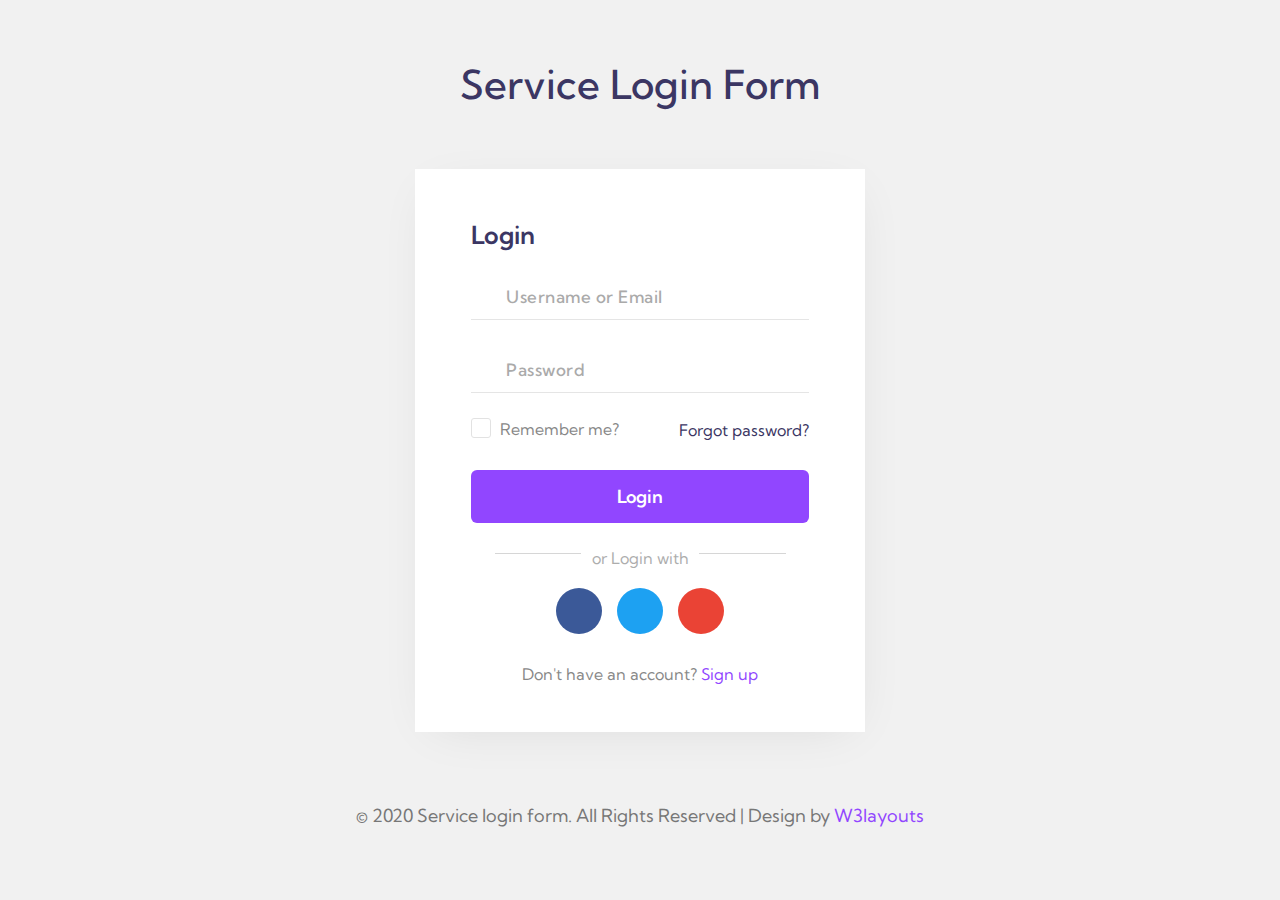
<file: MyFood.com/wwwroot/login/index.html>
<!--
Author: W3layouts
Author URL: http://w3layouts.com
-->
<!DOCTYPE html>
<html lang="zxx">

<head>
    <title>Service login form Responsive Widget Template : W3Layouts</title>

    <!-- Meta tags -->
    <meta charset="UTF-8">
    <meta name="viewport" content="width=device-width, initial-scale=1.0">
    <meta http-equiv="X-UA-Compatible" content="ie=edge">

    <!-- Google fonts -->
    <link href="//fonts.googleapis.com/css2?family=Kumbh+Sans:wght@300;400;700&display=swap" rel="stylesheet">

    <!-- CSS Stylesheet -->
    <link rel="stylesheet" href="css/style.css" type="text/css" media="all" />

</head>

<body>
    <div class="signinform">
        <h1>Service Login Form</h1>
        <!-- container -->
        <div class="container">
            <!-- main content -->
            <div class="w3l-form-info">
                <div class="w3_info">
                    <h2>Login</h2>
                    <form action="#" method="post">
                        <div class="input-group">
                            <span><i class="fas fa-user" aria-hidden="true"></i></span>
                            <input type="email" placeholder="Username or Email" required="">
                        </div>
                        <div class="input-group">
                            <span><i class="fas fa-key" aria-hidden="true"></i></span>
                            <input type="Password" placeholder="Password" required="">
                        </div>
                        <div class="form-row bottom">
                            <div class="form-check">
                                <input type="checkbox" id="remenber" name="remenber" value="remenber">
                                <label for="remenber"> Remember me?</label>
                            </div>
                            <a href="#url" class="forgot">Forgot password?</a>
                        </div>
                        <button class="btn btn-primary btn-block" type="submit">Login</button>
                    </form>
                    <p class="continue"><span>or Login with</span></p>
                    <div class="social-login">
                        <a href="#facebook">
                            <div class="facebook">
                                <span class="fab fa-facebook-f" aria-hidden="true"></span>

                            </div>
                        </a>
                        <a href="#twitter">
                            <div class="twitter">
                                <span class="fab fa-twitter" aria-hidden="true"></span>
                            </div>
                        </a>
                        <a href="#google">
                            <div class="google">
                                <span class="fab fa-google" aria-hidden="true"></span>
                            </div>
                        </a>
                    </div>
                    <p class="account">Don't have an account? <a href="#signup">Sign up</a></p>
                </div>
            </div>
            <!-- //main content -->
        </div>
        <!-- //container -->
        <!-- footer -->
        <div class="footer">
            <p>&copy; 2020 Service login form. All Rights Reserved | Design by <a href="https://w3layouts.com/"
                    target="blank">W3layouts</a></p>
        </div>
        <!-- footer -->
    </div>

    <!-- fontawesome v5-->
    <script src="js/fontawesome.js"></script>

</body>

</html>
</file>
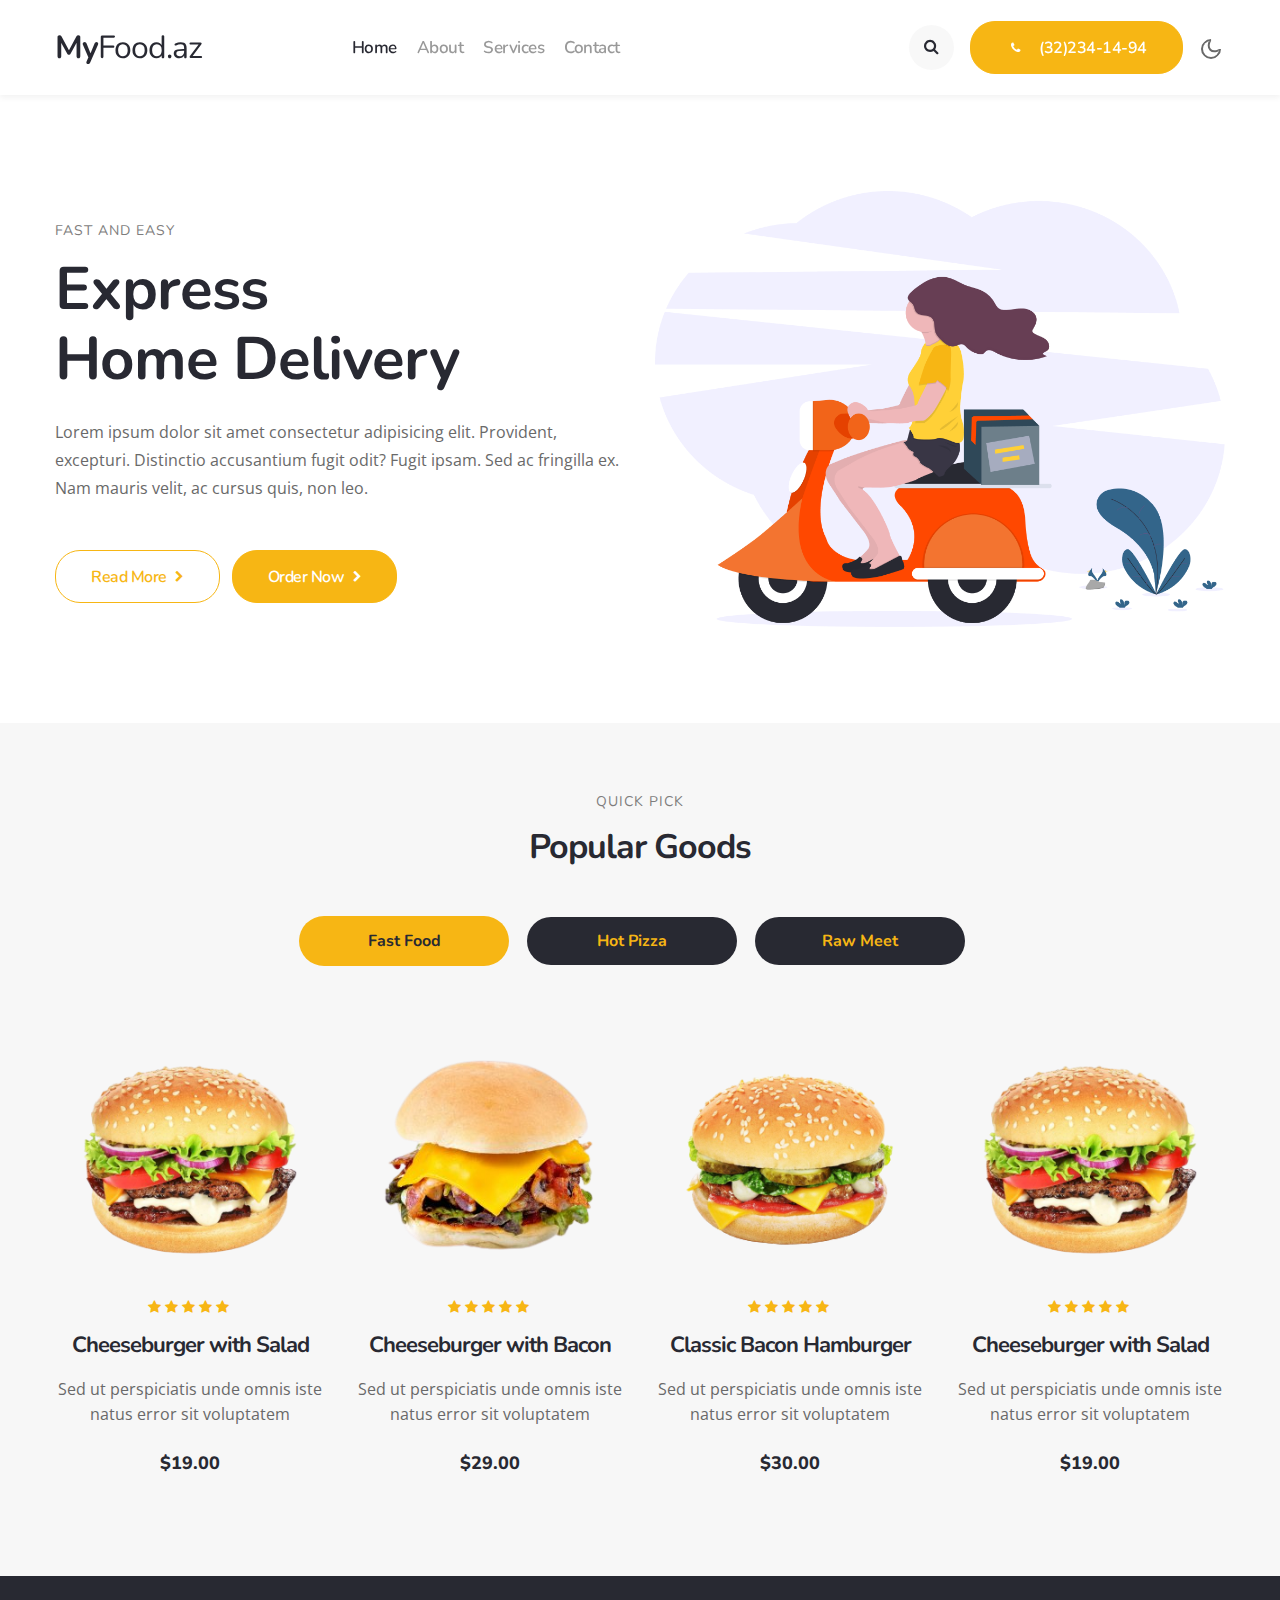
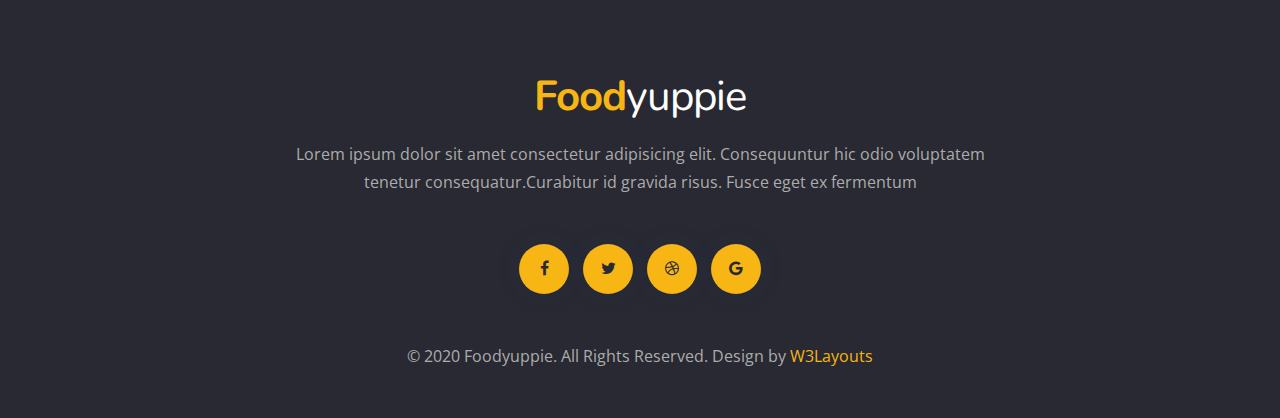
<file: MyFood.com/wwwroot/user/index.html>
<!doctype html>
<html lang="en">

<head>
    <!-- Required meta tags -->
    <meta charset="utf-8">
    <meta name="viewport" content="width=device-width, initial-scale=1, shrink-to-fit=no">

    <title>myFood.com</title>
    <link href="//fonts.googleapis.com/css2?family=Nunito:wght@300;400;600;700;800&display=swap" rel="stylesheet">
    <link href="//fonts.googleapis.com/css?family=Open+Sans:300,400,600,700,800&display=swap" rel="stylesheet">

    <!-- Template CSS -->
    <link rel="stylesheet" href="assets/css/style-starter.css">
</head>

<body>
    <header id="site-header" class="fixed-top">
        <section class="w3l-header-4">
            <div class="container">
                <nav class="navbar navbar-expand-lg navbar-light">
                    <h1><a class="navbar-brand" href="index.html">
                            <span>My</span>Food.az
                        </a></h1>
                    <button class="navbar-toggler collapsed" type="button" data-toggle="collapse"
                        data-target="#navbarNav" aria-controls="navbarNav" aria-expanded="false"
                        aria-label="Toggle navigation">
                        <span class="fa icon-expand fa-bars"></span>
                        <span class="fa icon-close fa-times"></span>
                    </button>

                    <div class="collapse navbar-collapse" id="navbarNav">
                        <ul class="navbar-nav mx-lg-auto">
                            <li class="nav-item active">
                                <a class="nav-link" href="index.html">Home </a>
                            </li>
                            <li class="nav-item">
                                <a class="nav-link" href="about.html">About</a>
                            </li>
                            <li class="nav-item">
                                <a class="nav-link" href="services.html">Services</a>
                            </li>
                            <li class="nav-item">
                                <a class="nav-link" href="contact.html">Contact</a>
                            </li>
                        </ul>
                        <ul class="navbar-nav search-right mt-lg-0 mt-2">
                            <li class="nav-item mr-3" title="Search"><a href="#search" class="btn search-search">
                                    <span class="fa fa-search" aria-hidden="true"></span></a></li>
                            <li class="nav-item"><a href="tel:+(12)234-11-24"
                                    class="btn btn-primary btn-style d-none d-lg-block btn-style mr-2"><span
                                        class="fa fa-phone mr-3" aria-hidden="true"></span> (32)234-14-94</a>
                            </li>
                        </ul>

                        <!-- //toggle switch for light and dark theme -->
                        <!-- search popup -->
                        <div id="search" class="pop-overlay">
                            <div class="popup">
                                <form action="#" method="GET" class="d-sm-flex">
                                    <input type="search" placeholder="Search.." name="search" required="required"
                                        autofocus>
                                    <button type="submit">Search</button>
                                    <a class="close" href="#url">&times;</a>
                                </form>
                            </div>
                        </div>
                        <!-- /search popup -->
                    </div>
                    <!-- toggle switch for light and dark theme -->
                    <div class="mobile-position">
                        <nav class="navigation">
                            <div class="theme-switch-wrapper">
                                <label class="theme-switch" for="checkbox">
                                    <input type="checkbox" id="checkbox">
                                    <div class="mode-container">
                                        <i class="gg-sun"></i>
                                        <i class="gg-moon"></i>
                                    </div>
                                </label>
                            </div>
                        </nav>
                    </div>
                </nav>
            </div>
        </section>
    </header>

    <!-- banner section -->
    <section id="home" class="w3l-banner py-5">
        <div class="container py-lg-5 py-md-4">
            <div class="row align-items-center">
                <div class="col-lg-6 col-sm-12 mt-lg-0 mt-4">
                    <span class="subhny-title mb-2">Fast and Easy</span>
                    <h3 class="mb-4">Express<br>
                        Home Delivery</h3>
                    <p>Lorem ipsum dolor sit amet consectetur adipisicing elit. Provident, excepturi.
                        Distinctio accusantium fugit odit? Fugit ipsam. Sed ac fringilla ex. Nam mauris velit, ac
                        cursus quis, non leo.</p>
                    <div class="mt-sm-5 mt-4">
                        <a class="btn btn-outline-primary btn-style mr-2" href="about.html"> Read More <span
                                class="fa fa-chevron-right"></span></a>
                        <a class="btn btn-primary btn-style" href="contact.html"> Order Now <span
                                class="fa fa-chevron-right"></span></a>
                    </div>
                </div>
                <div class="col-lg-6 col-md-8 col-sm-10 mt-lg-0 mt-5">
                    <div class="img-effect text-lg-center">
                        <img src="assets/images/pic1.png" alt="banner" class="img-fluid">
                    </div>
                </div>
            </div>
        </div>
    </section>
    <!-- //banner section -->
    <section class="w3l-products py-5" id="projects">
        <div class="container py-lg-3">
            <div class="header-section text-center mx-auto">
                <span class="subhny-title text-center mb-2">Quick Pick</span>
                <h3 class="hny-title text-center mb-5">Popular Goods</h3>
            </div>
            <div class="mt-5">
                <div class="mx-auto">
                    <!--Horizontal Tab-->
                    <div id="parentHorizontalTab">
                        <ul class="resp-tabs-list hor_1">
                            <li>Fast Food</li>
                            <li>Hot Pizza</li>
                            <li>Raw Meet</li>
                            <div class="clear"></div>
                        </ul>
                        <div class="resp-tabs-container hor_1">
                            <div class="products-content">
                                <div class="row">
                                    <div class="col-lg-3 col-sm-6 mt-4">
                                        <div class="content">
                                            <a href="#url">
                                                <img src="assets/images/1.png" class="img-fluid" alt="">
                                                <div class="lte-item-descr text-center">
                                                    <ul class="star-rating d-flex justify-content-center">
                                                        <li>
                                                            <a href="#">
                                                                <span class="fa fa-star  mr-1"
                                                                    aria-hidden="true"></span>

                                                            </a>
                                                        </li>
                                                        <li>
                                                            <a href="#">
                                                                <span class="fa fa-star  mr-1"
                                                                    aria-hidden="true"></span>

                                                            </a>
                                                        </li>
                                                        <li>
                                                            <a href="#">
                                                                <span class="fa fa-star  mr-1"
                                                                    aria-hidden="true"></span>

                                                            </a>
                                                        </li>
                                                        <li>
                                                            <a href="#">
                                                                <span class="fa fa-star  mr-1"
                                                                    aria-hidden="true"></span>

                                                            </a>
                                                        </li>
                                                        <li>
                                                            <a href="#">
                                                                <span class="fa fa-star  mr-1"
                                                                    aria-hidden="true"></span>

                                                            </a>
                                                        </li>


                                                    </ul>
                                                    <h4 class="product-title">Cheeseburger with
                                                        Salad</h4>

                                                    <p class="mb-4">Sed ut perspiciatis unde omnis iste natus
                                                        error sit voluptatem</p>
                                                    <span class="price"><span class="amount"><span
                                                                class="price-currency=">$</span>19.00</span></span>

                                                </div>
                                            </a>
                                        </div>
                                    </div>
                                    <div class="col-lg-3 col-sm-6 mt-4">
                                        <div class="content">
                                            <a href="#url">
                                                <img src="assets/images/2.png" class="img-fluid" alt="">
                                                <div class="lte-item-descr text-center">
                                                    <ul class="star-rating d-flex justify-content-center">
                                                        <li>
                                                            <a href="#">
                                                                <span class="fa fa-star  mr-1"
                                                                    aria-hidden="true"></span>

                                                            </a>
                                                        </li>
                                                        <li>
                                                            <a href="#">
                                                                <span class="fa fa-star  mr-1"
                                                                    aria-hidden="true"></span>

                                                            </a>
                                                        </li>
                                                        <li>
                                                            <a href="#">
                                                                <span class="fa fa-star  mr-1"
                                                                    aria-hidden="true"></span>

                                                            </a>
                                                        </li>
                                                        <li>
                                                            <a href="#">
                                                                <span class="fa fa-star  mr-1"
                                                                    aria-hidden="true"></span>

                                                            </a>
                                                        </li>
                                                        <li>
                                                            <a href="#">
                                                                <span class="fa fa-star  mr-1"
                                                                    aria-hidden="true"></span>

                                                            </a>
                                                        </li>


                                                    </ul>
                                                    <h4 class="product-title">Cheeseburger with Bacon</h4>

                                                    <p class="mb-4">Sed ut perspiciatis unde omnis iste natus
                                                        error sit voluptatem</p>
                                                    <span class="price"><span class="amount"><span
                                                                class="price-currency=">$</span>29.00</span></span>

                                                </div>
                                            </a>
                                        </div>
                                    </div>
                                    <div class="col-lg-3 col-sm-6 mt-4">
                                        <div class="content">
                                            <a href="#url">
                                                <img src="assets/images/3.png" class="img-fluid" alt="">
                                                <div class="lte-item-descr text-center">
                                                    <ul class="star-rating d-flex justify-content-center">
                                                        <li>
                                                            <a href="#">
                                                                <span class="fa fa-star  mr-1"
                                                                    aria-hidden="true"></span>

                                                            </a>
                                                        </li>
                                                        <li>
                                                            <a href="#">
                                                                <span class="fa fa-star  mr-1"
                                                                    aria-hidden="true"></span>

                                                            </a>
                                                        </li>
                                                        <li>
                                                            <a href="#">
                                                                <span class="fa fa-star  mr-1"
                                                                    aria-hidden="true"></span>

                                                            </a>
                                                        </li>
                                                        <li>
                                                            <a href="#">
                                                                <span class="fa fa-star  mr-1"
                                                                    aria-hidden="true"></span>

                                                            </a>
                                                        </li>
                                                        <li>
                                                            <a href="#">
                                                                <span class="fa fa-star  mr-1"
                                                                    aria-hidden="true"></span>

                                                            </a>
                                                        </li>


                                                    </ul>
                                                    <h4 class="product-title">Classic Bacon Hamburger</h4>

                                                    <p class="mb-4">Sed ut perspiciatis unde omnis iste natus
                                                        error sit voluptatem</p>
                                                    <span class="price"><span class="amount"><span
                                                                class="price-currency=">$</span>30.00</span></span>

                                                </div>
                                            </a>
                                        </div>
                                    </div>
                                    <div class="col-lg-3 col-sm-6 mt-4">
                                        <div class="content">
                                            <a href="#url">
                                                <img src="assets/images/1.png" class="img-fluid" alt="">
                                                <div class="lte-item-descr text-center">
                                                    <ul class="star-rating d-flex justify-content-center">
                                                        <li>
                                                            <a href="#">
                                                                <span class="fa fa-star  mr-1"
                                                                    aria-hidden="true"></span>

                                                            </a>
                                                        </li>
                                                        <li>
                                                            <a href="#">
                                                                <span class="fa fa-star  mr-1"
                                                                    aria-hidden="true"></span>

                                                            </a>
                                                        </li>
                                                        <li>
                                                            <a href="#">
                                                                <span class="fa fa-star  mr-1"
                                                                    aria-hidden="true"></span>

                                                            </a>
                                                        </li>
                                                        <li>
                                                            <a href="#">
                                                                <span class="fa fa-star  mr-1"
                                                                    aria-hidden="true"></span>

                                                            </a>
                                                        </li>
                                                        <li>
                                                            <a href="#">
                                                                <span class="fa fa-star  mr-1"
                                                                    aria-hidden="true"></span>

                                                            </a>
                                                        </li>


                                                    </ul>
                                                    <h4 class="product-title">Cheeseburger with
                                                        Salad</h4>

                                                    <p class="mb-4">Sed ut perspiciatis unde omnis iste natus
                                                        error sit voluptatem</p>
                                                    <span class="price"><span class="amount"><span
                                                                class="price-currency=">$</span>19.00</span></span>

                                                </div>
                                            </a>
                                        </div>
                                    </div>
                                </div>
                            </div>
                            <div class="products-content">
                                <div class="row">
                                    <div class="col-lg-3 col-sm-6 mt-4">
                                        <div class="content">
                                            <a href="#url">
                                                <img src="assets/images/4.png" class="img-fluid" alt="">
                                                <div class="lte-item-descr text-center">
                                                    <ul class="star-rating d-flex justify-content-center">
                                                        <li>
                                                            <a href="#">
                                                                <span class="fa fa-star  mr-1"
                                                                    aria-hidden="true"></span>

                                                            </a>
                                                        </li>
                                                        <li>
                                                            <a href="#">
                                                                <span class="fa fa-star  mr-1"
                                                                    aria-hidden="true"></span>

                                                            </a>
                                                        </li>
                                                        <li>
                                                            <a href="#">
                                                                <span class="fa fa-star  mr-1"
                                                                    aria-hidden="true"></span>

                                                            </a>
                                                        </li>
                                                        <li>
                                                            <a href="#">
                                                                <span class="fa fa-star  mr-1"
                                                                    aria-hidden="true"></span>

                                                            </a>
                                                        </li>
                                                        <li>
                                                            <a href="#">
                                                                <span class="fa fa-star  mr-1"
                                                                    aria-hidden="true"></span>

                                                            </a>
                                                        </li>


                                                    </ul>
                                                    <h4 class="product-title">Classic Seafood Pizza</h4>

                                                    <p class="mb-4">Sed ut perspiciatis unde omnis iste natus
                                                        error sit voluptatem</p>
                                                    <span class="price"><span class="amount"><span
                                                                class="price-currency=">$</span>30.00</span></span>

                                                </div>
                                            </a>
                                        </div>
                                    </div>
                                    <div class="col-lg-3 col-sm-6 mt-4">
                                        <div class="content">
                                            <a href="#url">
                                                <img src="assets/images/5.png" class="img-fluid" alt="">
                                                <div class="lte-item-descr text-center">
                                                    <ul class="star-rating d-flex justify-content-center">
                                                        <li>
                                                            <a href="#">
                                                                <span class="fa fa-star  mr-1"
                                                                    aria-hidden="true"></span>

                                                            </a>
                                                        </li>
                                                        <li>
                                                            <a href="#">
                                                                <span class="fa fa-star  mr-1"
                                                                    aria-hidden="true"></span>

                                                            </a>
                                                        </li>
                                                        <li>
                                                            <a href="#">
                                                                <span class="fa fa-star  mr-1"
                                                                    aria-hidden="true"></span>

                                                            </a>
                                                        </li>
                                                        <li>
                                                            <a href="#">
                                                                <span class="fa fa-star  mr-1"
                                                                    aria-hidden="true"></span>

                                                            </a>
                                                        </li>
                                                        <li>
                                                            <a href="#">
                                                                <span class="fa fa-star  mr-1"
                                                                    aria-hidden="true"></span>

                                                            </a>
                                                        </li>


                                                    </ul>
                                                    <h4 class="product-title">Shrimp &amp; Olive Pizza</h4>

                                                    <p class="mb-4">Sed ut perspiciatis unde omnis iste natus
                                                        error sit voluptatem</p>
                                                    <span class="price"><span class="amount"><span
                                                                class="price-currency=">$</span>30.00</span></span>

                                                </div>
                                            </a>
                                        </div>
                                    </div>
                                    <div class="col-lg-3 col-sm-6 mt-4">
                                        <div class="content">
                                            <a href="#url">
                                                <img src="assets/images/6.png" class="img-fluid" alt="">
                                                <div class="lte-item-descr text-center">
                                                    <ul class="star-rating d-flex justify-content-center">
                                                        <li>
                                                            <a href="#">
                                                                <span class="fa fa-star  mr-1"
                                                                    aria-hidden="true"></span>

                                                            </a>
                                                        </li>
                                                        <li>
                                                            <a href="#">
                                                                <span class="fa fa-star  mr-1"
                                                                    aria-hidden="true"></span>

                                                            </a>
                                                        </li>
                                                        <li>
                                                            <a href="#">
                                                                <span class="fa fa-star  mr-1"
                                                                    aria-hidden="true"></span>

                                                            </a>
                                                        </li>
                                                        <li>
                                                            <a href="#">
                                                                <span class="fa fa-star  mr-1"
                                                                    aria-hidden="true"></span>

                                                            </a>
                                                        </li>
                                                        <li>
                                                            <a href="#">
                                                                <span class="fa fa-star  mr-1"
                                                                    aria-hidden="true"></span>

                                                            </a>
                                                        </li>


                                                    </ul>
                                                    <h4 class="product-title">Thin Cheese Pizza</h4>

                                                    <p class="mb-4">Sed ut perspiciatis unde omnis iste natus
                                                        error sit voluptatem</p>
                                                    <span class="price"><span class="amount"><span
                                                                class="price-currency=">$</span>30.00</span></span>

                                                </div>
                                            </a>
                                        </div>
                                    </div>
                                    <div class="col-lg-3 col-sm-6 mt-4">
                                        <div class="content">
                                            <a href="#url">
                                                <img src="assets/images/4.png" class="img-fluid" alt="">
                                                <div class="lte-item-descr text-center">
                                                    <ul class="star-rating d-flex justify-content-center">
                                                        <li>
                                                            <a href="#">
                                                                <span class="fa fa-star  mr-1"
                                                                    aria-hidden="true"></span>

                                                            </a>
                                                        </li>
                                                        <li>
                                                            <a href="#">
                                                                <span class="fa fa-star  mr-1"
                                                                    aria-hidden="true"></span>

                                                            </a>
                                                        </li>
                                                        <li>
                                                            <a href="#">
                                                                <span class="fa fa-star  mr-1"
                                                                    aria-hidden="true"></span>

                                                            </a>
                                                        </li>
                                                        <li>
                                                            <a href="#">
                                                                <span class="fa fa-star  mr-1"
                                                                    aria-hidden="true"></span>

                                                            </a>
                                                        </li>
                                                        <li>
                                                            <a href="#">
                                                                <span class="fa fa-star  mr-1"
                                                                    aria-hidden="true"></span>

                                                            </a>
                                                        </li>


                                                    </ul>
                                                    <h4 class="product-title">Classic Seafood Pizza</h4>
                                                    <p class="mb-4">Sed ut perspiciatis unde omnis iste natus
                                                        error sit voluptatem</p>
                                                    <span class="price"><span class="amount"><span
                                                                class="price-currency=">$</span>30.00</span></span>

                                                </div>
                                            </a>
                                        </div>
                                    </div>

                                </div>
                            </div>
                            <div class="products-content">
                                <div class="row">
                                    <div class="col-lg-3 col-sm-6 mt-4">
                                        <div class="content">
                                            <a href="#url">
                                                <img src="assets/images/7.png" class="img-fluid" alt="">
                                                <div class="lte-item-descr text-center">
                                                    <ul class="star-rating d-flex justify-content-center">
                                                        <li>
                                                            <a href="#">
                                                                <span class="fa fa-star  mr-1"
                                                                    aria-hidden="true"></span>

                                                            </a>
                                                        </li>
                                                        <li>
                                                            <a href="#">
                                                                <span class="fa fa-star  mr-1"
                                                                    aria-hidden="true"></span>

                                                            </a>
                                                        </li>
                                                        <li>
                                                            <a href="#">
                                                                <span class="fa fa-star  mr-1"
                                                                    aria-hidden="true"></span>

                                                            </a>
                                                        </li>
                                                        <li>
                                                            <a href="#">
                                                                <span class="fa fa-star  mr-1"
                                                                    aria-hidden="true"></span>

                                                            </a>
                                                        </li>
                                                        <li>
                                                            <a href="#">
                                                                <span class="fa fa-star  mr-1"
                                                                    aria-hidden="true"></span>

                                                            </a>
                                                        </li>


                                                    </ul>
                                                    <h4 class="product-title">Herb Chicken Fillet</h4>

                                                    <p class="mb-4">Sed ut perspiciatis unde omnis iste natus
                                                        error sit voluptatem</p>
                                                    <span class="price"><span class="amount"><span
                                                                class="price-currency=">$</span>30.00</span></span>

                                                </div>
                                            </a>
                                        </div>
                                    </div>
                                    <div class="col-lg-3 col-sm-6 mt-4">
                                        <div class="content">
                                            <a href="#url">
                                                <img src="assets/images/8.png" class="img-fluid" alt="">
                                                <div class="lte-item-descr text-center">
                                                    <ul class="star-rating d-flex justify-content-center">
                                                        <li>
                                                            <a href="#">
                                                                <span class="fa fa-star  mr-1"
                                                                    aria-hidden="true"></span>

                                                            </a>
                                                        </li>
                                                        <li>
                                                            <a href="#">
                                                                <span class="fa fa-star  mr-1"
                                                                    aria-hidden="true"></span>

                                                            </a>
                                                        </li>
                                                        <li>
                                                            <a href="#">
                                                                <span class="fa fa-star  mr-1"
                                                                    aria-hidden="true"></span>

                                                            </a>
                                                        </li>
                                                        <li>
                                                            <a href="#">
                                                                <span class="fa fa-star  mr-1"
                                                                    aria-hidden="true"></span>

                                                            </a>
                                                        </li>
                                                        <li>
                                                            <a href="#">
                                                                <span class="fa fa-star  mr-1"
                                                                    aria-hidden="true"></span>

                                                            </a>
                                                        </li>


                                                    </ul>
                                                    <h4 class="product-title">Chicken Fillet with Salad</h4>

                                                    <p class="mb-4">Sed ut perspiciatis unde omnis iste natus
                                                        error sit voluptatem</p>
                                                    <span class="price"><span class="amount"><span
                                                                class="price-currency=">$</span>30.00</span></span>

                                                </div>
                                            </a>
                                        </div>
                                    </div>
                                    <div class="col-lg-3 col-sm-6 mt-4">
                                        <div class="content">
                                            <a href="#url">
                                                <img src="assets/images/9.png" class="img-fluid" alt="">
                                                <div class="lte-item-descr text-center">
                                                    <ul class="star-rating d-flex justify-content-center">
                                                        <li>
                                                            <a href="#">
                                                                <span class="fa fa-star  mr-1"
                                                                    aria-hidden="true"></span>

                                                            </a>
                                                        </li>
                                                        <li>
                                                            <a href="#">
                                                                <span class="fa fa-star  mr-1"
                                                                    aria-hidden="true"></span>

                                                            </a>
                                                        </li>
                                                        <li>
                                                            <a href="#">
                                                                <span class="fa fa-star  mr-1"
                                                                    aria-hidden="true"></span>

                                                            </a>
                                                        </li>
                                                        <li>
                                                            <a href="#">
                                                                <span class="fa fa-star  mr-1"
                                                                    aria-hidden="true"></span>

                                                            </a>
                                                        </li>
                                                        <li>
                                                            <a href="#">
                                                                <span class="fa fa-star  mr-1"
                                                                    aria-hidden="true"></span>

                                                            </a>
                                                        </li>


                                                    </ul>
                                                    <h4 class="product-title">Boiled Pork with Spices</h4>

                                                    <p class="mb-4">Sed ut perspiciatis unde omnis iste natus
                                                        error sit voluptatem</p>
                                                    <span class="price"><span class="amount"><span
                                                                class="price-currency=">$</span>30.00</span></span>

                                                </div>
                                            </a>
                                        </div>
                                    </div>
                                    <div class="col-lg-3 col-sm-6 mt-4">
                                        <div class="content">
                                            <a href="#url">
                                                <img src="assets/images/7.png" class="img-fluid" alt="">
                                                <div class="lte-item-descr text-center">
                                                    <ul class="star-rating d-flex justify-content-center">
                                                        <li>
                                                            <a href="#">
                                                                <span class="fa fa-star  mr-1"
                                                                    aria-hidden="true"></span>

                                                            </a>
                                                        </li>
                                                        <li>
                                                            <a href="#">
                                                                <span class="fa fa-star  mr-1"
                                                                    aria-hidden="true"></span>

                                                            </a>
                                                        </li>
                                                        <li>
                                                            <a href="#">
                                                                <span class="fa fa-star  mr-1"
                                                                    aria-hidden="true"></span>

                                                            </a>
                                                        </li>
                                                        <li>
                                                            <a href="#">
                                                                <span class="fa fa-star  mr-1"
                                                                    aria-hidden="true"></span>

                                                            </a>
                                                        </li>
                                                        <li>
                                                            <a href="#">
                                                                <span class="fa fa-star  mr-1"
                                                                    aria-hidden="true"></span>

                                                            </a>
                                                        </li>


                                                    </ul>
                                                    <h4 class="product-title">Herb Chicken Fillet</h4>
                                                    <p class="mb-4">Sed ut perspiciatis unde omnis iste natus
                                                        error sit voluptatem</p>
                                                    <span class="price"><span class="amount"><span
                                                                class="price-currency=">$</span>30.00</span></span>

                                                </div>
                                            </a>
                                        </div>
                                    </div>

                                </div>
                            </div>
                        </div>
                    </div>
                </div>
            </div>
        </div>
    </section>
    <!-- //our products -->

    <!-- footer-28 block -->
    <section class="w3l-footer">
        <footer class="footer-28 py-5">
            <div class="container py-md-5">
                <div class="footer-top-28 text-center">
                    <h2><a class="navbar-brand" href="index.html">
                            Food<span>yuppie</span>
                        </a></h2>
                    <p class="f-para mt-3">Lorem ipsum dolor sit amet consectetur adipisicing elit. Consequuntur hic
                        odio
                        voluptatem
                        tenetur consequatur.Curabitur id gravida risus. Fusce eget ex fermentum</p>
                </div>
                <div class="footer-social-accounts text-center mt-lg-5 mt-4">

                    <ul class="social-icons mt-4">
                        <li class="facebook">
                            <a href="#link" title="Facebook">
                                <span class="fa fa-facebook" aria-hidden="true"></span>
                            </a>
                        </li>
                        <li class="twitter">
                            <a href="#link" title="Twitter">
                                <span class="fa fa-twitter" aria-hidden="true"></span>
                            </a>
                        </li>
                        <li class="dribbble">
                            <a href="#link" title="Dribbble">
                                <span class="fa fa-dribbble" aria-hidden="true"></span>
                            </a>
                        </li>
                        <li class="google mr-0">
                            <a href="#link" title="Google">
                                <span class="fa fa-google" aria-hidden="true"></span>
                            </a>
                        </li>
                    </ul>
                </div>
            </div>


            <div class="midd-footer-28 align-center mt-lg-0 mt-4">
                <p class="copy-footer-28 text-center"> &copy; 2020 Foodyuppie. All Rights Reserved. Design by <a
                        href="https://w3layouts.com/">W3Layouts</a></p>

            </div>
            <!-- move top -->
            <button onclick="topFunction()" id="movetop" title="Go to top">
                <span class="fa fa-angle-up"></span>
            </button>
            <script>
                // When the user scrolls down 20px from the top of the document, show the button
                window.onscroll = function () {
                    scrollFunction()
                };

                function scrollFunction() {
                    if (document.body.scrollTop > 20 || document.documentElement.scrollTop > 20) {
                        document.getElementById("movetop").style.display = "block";
                    } else {
                        document.getElementById("movetop").style.display = "none";
                    }
                }

                // When the user clicks on the button, scroll to the top of the document
                function topFunction() {
                    document.body.scrollTop = 0;
                    document.documentElement.scrollTop = 0;
                }
            </script>
            <!-- /move top -->
        </footer>

        <script src="assets/js/jquery-3.3.1.min.js"></script> <!-- Common jquery plugin -->

        <script src="assets/js/theme-change.js"></script><!-- theme switch js (light and dark)-->
        <!-- responsive tabs -->
        <script src="assets/js/jquery-1.9.1.min.js"></script>

        <script src="assets/js/easyResponsiveTabs.js"></script>

        <!--Plug-in Initialisation-->
        <script type="text/javascript">
            $(document).ready(function () {
                //Horizontal Tab
                $('#parentHorizontalTab').easyResponsiveTabs({
                    type: 'default', //Types: default, vertical, accordion
                    width: 'auto', //auto or any width like 600px
                    fit: true, // 100% fit in a container
                    tabidentify: 'hor_1', // The tab groups identifier
                    activate: function (event) { // Callback function if tab is switched
                        var $tab = $(this);
                        var $info = $('#nested-tabInfo');
                        var $name = $('span', $info);
                        $name.text($tab.text());
                        $info.show();
                    }
                });
            });
        </script>
       <!-- //counter-->
    <script src="assets/js/owl.carousel.js"></script><!-- owl carousel -->
    <!-- script for tesimonials carousel slider -->
    <script>
        $(document).ready(function () {
            $("#owl-demo1").owlCarousel({
                loop: true,
                margin: 20,
                nav: false,
                responsiveClass: true,
                responsive: {
                    0: {
                        items: 1,
                        nav: false
                    },
                    1000: {
                        items: 1,
                        nav: false,
                        loop: false
                    }
                }
            })
        })
    </script>
    <!-- //script for tesimonials carousel slider -->
        <!--/MENU-JS-->
        <script>
            $(window).on("scroll", function () {
                var scroll = $(window).scrollTop();

                if (scroll >= 80) {
                    $("#site-header").addClass("nav-fixed");
                } else {
                    $("#site-header").removeClass("nav-fixed");
                }
            });

            //Main navigation Active Class Add Remove
            $(".navbar-toggler").on("click", function () {
                $("header").toggleClass("active");
            });
            $(document).on("ready", function () {
                if ($(window).width() > 991) {
                    $("header").removeClass("active");
                }
                $(window).on("resize", function () {
                    if ($(window).width() > 991) {
                        $("header").removeClass("active");
                    }
                });
            });
        </script>
        <!--//MENU-JS-->

        <!-- disable body scroll which navbar is in active -->
        <script>
            $(function () {
                $('.navbar-toggler').click(function () {
                    $('body').toggleClass('noscroll');
                })
            });
        </script>
        <!-- //disable body scroll which navbar is in active -->

        <!--bootstrap-->
        <script src="assets/js/bootstrap.min.js"></script>
        <!-- //bootstrap-->

</body>

</html>
</file>
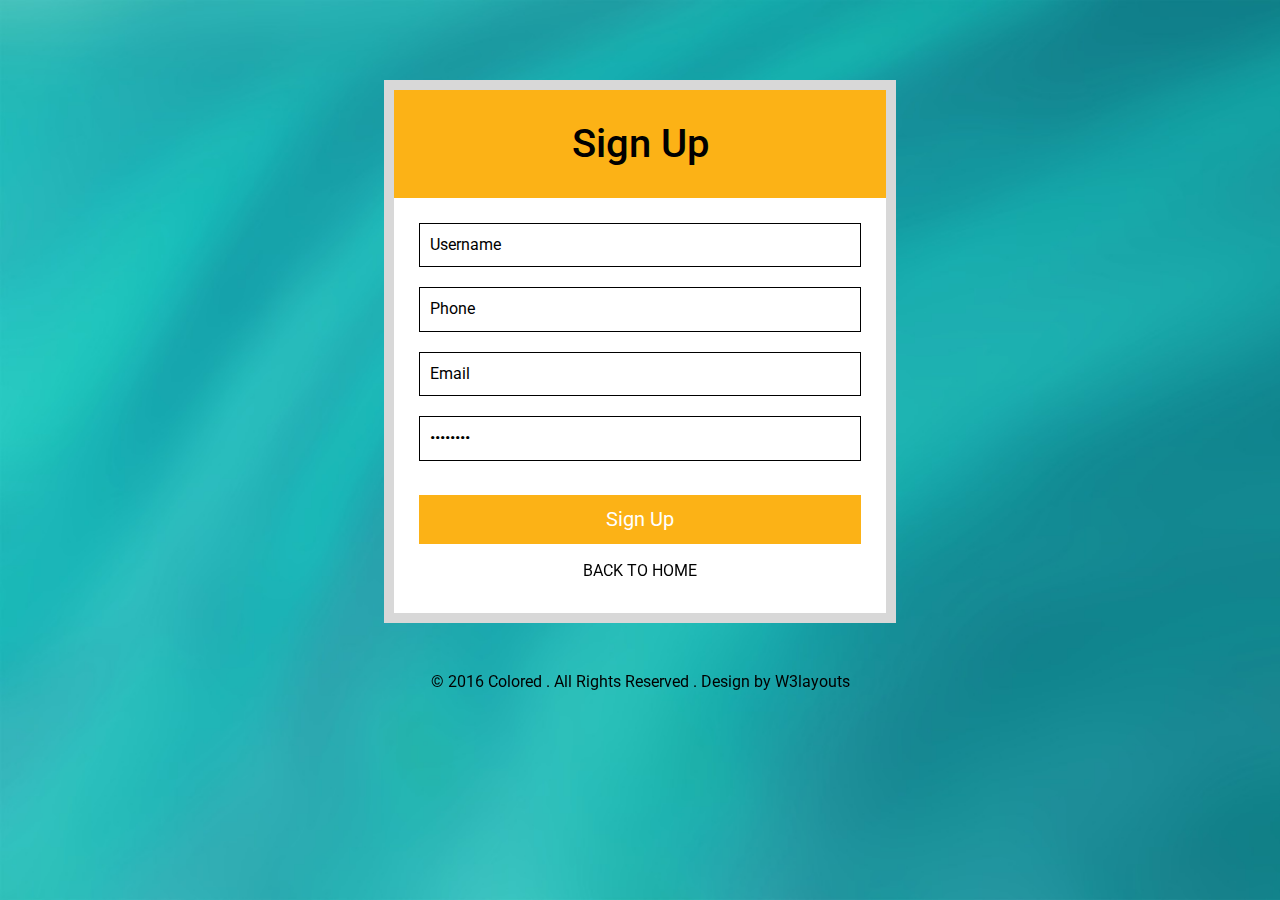
<file: MyFood.com/wwwroot/admin/signup.html>
<!--A Design by W3layouts
Author: W3layout
Author URL: http://w3layouts.com
License: Creative Commons Attribution 3.0 Unported
License URL: http://creativecommons.org/licenses/by/3.0/
-->
<!DOCTYPE html>
<head>
<title>Colored  an Admin Panel Category Flat Bootstrap Responsive Website Template | Signup :: w3layouts</title>
<meta name="viewport" content="width=device-width, initial-scale=1">
<meta http-equiv="Content-Type" content="text/html; charset=utf-8" />
<meta name="keywords" content="Colored Responsive web template, Bootstrap Web Templates, Flat Web Templates, Android Compatible web template, 
Smartphone Compatible web template, free webdesigns for Nokia, Samsung, LG, SonyEricsson, Motorola web design" />
<script type="application/x-javascript"> addEventListener("load", function() { setTimeout(hideURLbar, 0); }, false); function hideURLbar(){ window.scrollTo(0,1); } </script>
<!-- bootstrap-css -->
<link rel="stylesheet" href="css/bootstrap.css">
<!-- //bootstrap-css -->
<!-- Custom CSS -->
<link href="css/style.css" rel='stylesheet' type='text/css' />
<!-- font CSS -->
<link href='//fonts.googleapis.com/css?family=Roboto:400,100,100italic,300,300italic,400italic,500,500italic,700,700italic,900,900italic' rel='stylesheet' type='text/css'>
<!-- font-awesome icons -->
<link rel="stylesheet" href="css/font.css" type="text/css"/>
<link href="css/font-awesome.css" rel="stylesheet"> 
<!-- //font-awesome icons -->
</head>
<body class="signup-body">
		<div class="agile-signup">	
		
			<div class="content2">
				<div class="grids-heading gallery-heading signup-heading">
					<h2>Sign Up</h2>
				</div>
				<form>
					<input type="text" name="Username" value="Username" onfocus="this.value = '';" onblur="if (this.value == '') {this.value = 'Username';}">
					<input type="tel" name="Phone" value="Phone" onfocus="this.value = '';" onblur="if (this.value == '') {this.value = 'Phone';}">
					<input type="email" name="Email" value="Email" onfocus="this.value = '';" onblur="if (this.value == '') {this.value = 'Email';}">
					<input type="password" name="Password" value="Password" onfocus="this.value = '';" onblur="if (this.value == '') {this.value = 'Password';}">
					<input type="submit" class="register" value="Sign Up">
				</form>
				<a href="index.html">Back To Home</a>
			</div>
			
			<!-- footer -->
			<div class="copyright">
				<p>© 2016 Colored . All Rights Reserved . Design by <a href="http://w3layouts.com/">W3layouts</a></p>
			</div>
			<!-- //footer -->
			
		</div>
	<script src="js/proton.js"></script>
</body>
</html>
</file>
<file: MyFood.com/wwwroot/admin/css/style.css>
/*
Author: W3layout
Author URL: http://w3layouts.com
License: Creative Commons Attribution 3.0 Unported
License URL: http://creativecommons.org/licenses/by/3.0/
*/
h4, h5, h6,
h1, h2, h3 {margin: 0;}
ul, ol {margin: 0;}
p {margin: 0;}

html, body{
	font-family: 'Roboto', sans-serif;
    font-size: 100%;
    overflow-x: hidden;
    background: #f4f7f9;
}
body a{
	transition: 0.5s all ease;
	-webkit-transition: 0.5s all ease;
	-moz-transition: 0.5s all ease;
	-o-transition: 0.5s all ease;
	-ms-transition: 0.5s all ease;
	text-decoration:none;
}
h1,h2,h3,h4,h5,h6{
	margin:0;			   
}
p{
	margin:0;
}
ul,label{
	margin:0;
	padding:0;
}
body a:hover{
	text-decoration:none;
}
	.panel>.list-group .list-group-item{border-color:#eee;background:0;border-radius:0}
	.panel-heading,.panel-footer,.panel-group .panel{border-radius:0}
	.panel-group{margin-bottom:20px}
	.panel-group .panel+.panel{margin-top:0;border-top:0}
	.panel-group .panel-heading{border-bottom:0;padding:17px 15px}
	.panel-group .panel-heading a{display:block}
	.panel-group .panel-collapse{-webkit-box-shadow:0 -3px 0 0 transparent;box-shadow:0 -3px 0 0 transparent}
	.panel-group .panel-collapse.in{-webkit-box-shadow:0 -3px 0 0 #76b6ec;box-shadow:0 -3px 0 0 #76b6ec}
	.panel-group .collapsing{height:0;-webkit-transition:all .35s ease;transition:all .35s ease}
	.panel.panel-block .panel-heading{padding:20px;border:0}
	.panel.panel-block .panel-heading:before,.panel.panel-block .panel-heading:after{content:" ";display:table}
	.panel.panel-block .panel-heading:after{clear:both}
	.panel.panel-block .panel-heading>div>img,.panel.panel-block .panel-heading>div>i{
		position:relative;top:-1px;display:block;float:left;height:30px;margin:0;margin-right:10px
	}
	.panel.panel-block .panel-heading>div>i{font-size:31px}
	.panel.panel-block .panel-heading>div h1{margin:-2px 0 0;display:block;float:left;font-size:18px}
	.panel.panel-block .panel-heading>div h1 small{margin:1px 0 0;display:block;font-size:12px}
	.panel.panel-block .list-group .list-group-item:first-child{border-top:0}
	.panel.panel-block .list-group .list-group-item{padding:15px 20px 20px}
	.panel.panel-title-block{-webkit-box-shadow:none;box-shadow:none;margin-bottom:0;border-bottom-width:0}
	.panel.panel-title-block h1{max-width:180px}
	.panel.panel-title-block h1 small{line-height:15px}
	@media(min-width:480px){
		.panel.panel-title-block{
			-webkit-box-shadow:0 5px 5px -3px rgba(0,0,0,0.05);
			box-shadow:0 5px 5px -3px rgba(0,0,0,0.05);
			margin-bottom:20px;border-bottom-width:1px
		}
		.panel.panel-title-block h1{max-width:70%}
	}
	.panel.panel-grid-demo{
		padding:0;margin:0;border-width:5px;overflow:hidden
	}
	.panel.panel-grid-demo .panel-heading{color:#fff;padding:20px 0}
	.row.panel-grid-demo{margin-bottom:20px}
	.alert{background-color:#222;background-color:#fff;border-color:#222;color:#ccc;color:#999;font-size:12px}
	.alert hr{border-top-color:#151515}
	.alert .alert-link{color:#b3b3b3;color:#808080}
	.alert .title{display:block;font-size:14px;color:#666;margin-bottom:5px}
	.alert .title i{color:#222;margin-right:7px}
	.alert.ui-pnotify-sharp{border-radius:0}
	.alert-dismissable .close{top:-7px;right:-26px;line-height:0}
	.alert-dismissable .close i{font-size:12px}
	.alert-success{background-color:#aece4e;background-color:#fff;border-color:#aece4e;color:#758f27;color:#999;font-size:12px}
	.alert-success hr{border-top-color:#a5c83a}
	.alert-success .alert-link{color:#54671c;color:#808080}
	.alert-success .title{display:block;font-size:14px;color:#666;margin-bottom:5px}
	.alert-success .title i{color:#aece4e;margin-right:7px}
	.alert-info{background-color:#a5c8e5;background-color:#fff;border-color:#a5c8e5;color:#5698ce;color:#999;font-size:12px}
	.alert-info hr{border-top-color:#91bcdf}
	.alert-info .alert-link{color:#367fbb;color:#808080}
	.alert-info .title{display:block;font-size:14px;color:#666;margin-bottom:5px}
	.alert-info .title i{color:#a5c8e5;margin-right:7px}
	.alert-warning{background-color:#f4c84f;background-color:#fff;border-color:#f3a641;color:#d09c0d;color:#999;font-size:12px}
	.alert-warning hr{border-top-color:#f29b29}
	.alert-warning .alert-link{color:#a0780a;color:#808080}
	.alert-warning .title{display:block;font-size:14px;color:#666;margin-bottom:5px}
	.alert-warning .title i{color:#f3a641;margin-right:7px}
	.alert-danger{background-color:#e77755;background-color:#fff;border-color:#e77755;color:#bc401a;color:#999;font-size:12px}
	.alert-danger hr{border-top-color:#e4653f}
	.alert-danger .alert-link{color:#8f3114;color:#808080}
	.alert-danger .title{display:block;font-size:14px;color:#666;margin-bottom:5px}
	.alert-danger .title i{color:#e77755;margin-right:7px}
	.alert-error{background-color:#e77755;background-color:#fff;border-color:#e77755;color:#bc401a;color:#999;font-size:12px}
	.alert-error hr{border-top-color:#e4653f}
	.alert-error .alert-link{color:#8f3114;color:#808080}
	.alert-error .title{display:block;font-size:14px;color:#666;margin-bottom:5px}
	.alert-error .title i{color:#e77755;margin-right:7px}
	.form-control{-webkit-box-shadow:none;box-shadow:none}
	.form-control[disabled],.form-control[readonly],fieldset[disabled]
	.form-control{background-color:#f9f9f9}
	.ios-device .form-control{-webkit-appearance:caret;-moz-appearance:caret}
	.form-inline.always-inline .form-group{display:inline-block;margin-bottom:0;vertical-align:middle}
	@media(min-width:768px){
		.form-inline .form-group{margin-top:0}
		.form-inline .form-control{display:inline-block}
	}
	.form-horizontal .control-label,.form-horizontal .radio,.form-horizontal .checkbox,.form-horizontal .radio-inline,.form-horizontal .checkbox-inline{margin-bottom:5px;padding-top:6px}@media(min-width:768px){.form-horizontal .control-label{text-align:left}}.form-group:last-child{margin-bottom:0}select{font-family:sans-serif}
	.ios-device select{-webkit-appearance:menulist;-moz-appearance:menulist}
	textarea{height:auto;width:100%;max-width:100%}
	textarea.no-resize{resize:none}
	.character-counter,.field-annotation{display:block;text-align:right;font-size:12px}
	.btn:focus{outline:0}.btn:active,.btn.active{-webkit-box-shadow:none;box-shadow:none}
	.btn.disabled,.btn[disabled],fieldset[disabled] 
	.btn{cursor:not-allowed;pointer-events:none;opacity:.65;filter:alpha(opacity=65);-webkit-box-shadow:none;box-shadow:none}
	.input-group-btn .btn{background-color:#f4f4f4;border-color:#e3e3e3}
	.input-group-btn .btn:hover,.input-group-btn .btn:focus{border-color:#e3e3e3}
	.button-demo .btn,.button-demo .make-switch{margin-top:5px}
	.dropdown-menu{min-width:165px;margin:0;padding:7px 0;border:0;border-radius:0;display:none}
	.opacity .dropdown-menu{
		display:block;max-height:0;overflow:hidden;opacity:0;-webkit-box-shadow:none;box-shadow:none;
		-webkit-transition:opacity .1s,max-height 0s .5s;transition:opacity .1s,max-height 0s .5s
	}
	.dropdown-menu.pull-right{right:0;left:auto}
	.dropdown-menu.pull-right.dropdown-menu-arrow:after{right:20%}
	.dropdown-menu.dropdown-menu-arrow{margin-top:12px}
	.dropdown-menu.dropdown-menu-arrow:after,.dropdown-menu.dropdown-menu-arrow:before{
		position:absolute;display:block;width:0;
		height:0;border-color:transparent;border-style:solid;
		border-width:8px;content:" ";right:80%;margin-right:-8px;
		border-top-width:0;border-bottom-color:#333;top:-8px
	}
	.dropdown-menu .divider{height:1px;margin:9px 0;overflow:hidden;background-color:#222}
	.dropdown-menu>li>a{padding:2px 20px;color:#999;-webkit-transition:all .1s;transition:all .1s}
	.open>.dropdown-menu{display:block}
	.opacity .open>.dropdown-menu{    max-height: 1000px;
		overflow: visible;
		opacity: 1;
		-webkit-transition: opacity .1s;
		transition: opacity .1s;
		border: 1px solid rgba(0, 0, 0, 0.05);
	}
	.dropdown-menu>li>a:hover,.dropdown-menu>li>a:focus{color:#fff;background-color:#5fa2db}
	.dropdown-menu>.active>a,.dropdown-menu>.active>a:hover,.dropdown-menu>.active>a:focus{color:#fff;background-color:#5fa2db}
	.dropdown-menu>.disabled>a,.dropdown-menu>.disabled>a:hover,.dropdown-menu>.disabled>a:focus{color:#ccc}
	.tooltip{font-size:14px;line-height:34px;-webkit-transform:translateZ(0) scale(1,1)}
	.tooltip.in{opacity:1;filter:alpha(opacity=100)}
	.tooltip-inner{padding:3px 13px;border-radius:0;line-height:20px}
	.tooltip-arrow{position:absolute;width:0;height:0;border-color:transparent;border-style:solid}
	.progress,.progress-bar{-webkit-box-shadow:none;box-shadow:none}
	.progress{height:25px;margin-bottom:10px}
	.progress-thin{height:5px}
	.nav-tabs{background-color:#fff;border-bottom-color:transparent;margin-bottom:0}
	.nav-tabs>li>a{border:0;border-radius:0;background-color:#fff;color:#999;-webkit-transition:all .1s;transition:all .1s}
	.nav-tabs>li>a:hover{color:#666;background-color:#fff;border:0}
	.nav-tabs>li.active>a,.nav-tabs>li.active>a:hover,.nav-tabs>li.active>a:focus{
		color:#666;border:0;border-radius:0;background-color:#fff;-webkit-box-shadow:inset 0 -3px 0 0 #76b6ec;box-shadow:inset 0 -3px 0 0 #76b6ec
	}
	.modal-content{border-radius:0;-webkit-box-shadow:0 5px 5px -3px rgba(0,0,0,0.05);box-shadow:0 5px 5px -3px rgba(0,0,0,0.05)}
	.modal-backdrop.in{opacity:.3;filter:alpha(opacity=30)}
	.modal-body{background-color:#fbfbfb}
	.modal-title i{position:relative;top:-1px;display:block;float:left;height:30px;margin:0;margin-right:10px;font-size:24px}
	.modal-footer{margin-top:0}
	@media screen and (min-width:768px){
		.modal-content{-webkit-box-shadow:0 5px 5px -3px rgba(0,0,0,0.05);box-shadow:0 5px 5px -3px rgba(0,0,0,0.05)}
	}
	.pagination{display:inline-block;padding-left:0;margin:20px 0;border-radius:0}
	.pagination.pagination-demo{margin:0}
	.pagination>li{display:inline}
	.pagination>li>a,.pagination>li>span{
		position:relative;float:left;
		padding:6px 12px;line-height:1.428571429;
		text-decoration:none;background-color:#fff;
		border:1px solid #eee;border-color:#eee transparent;
		margin-left:0;color:#999;-webkit-transition:all .1s;
		transition:all .1s
	}
	.pagination>li:first-child>a,.pagination>li:first-child>span{
		border:1px solid #eee;margin-left:0;border-radius:0;-webkit-box-shadow:none!important;box-shadow:none!important
	}
	.pagination>li:last-child>a,.pagination>li:last-child>span{
		border:1px solid #eee;border-radius:0;-webkit-box-shadow:none!important;box-shadow:none!important
	}
	.pagination>.disabled>span,.pagination>.disabled>a,.pagination>.disabled>a:hover,.pagination>.disabled>a:focus{
		color:#ccc;background-color:#fff;border-color:#eee;cursor:not-allowed
	}
	.pagination-lg>li>a,.pagination-lg>li>span{padding:7.5px 16px;font-size:18px}
	.pagination-lg>li:first-child>a,.pagination-lg>li:first-child>span{border-bottom-left-radius:0;border-top-left-radius:0}
	.pagination-lg>li:last-child>a,.pagination-lg>li:last-child>span{border-bottom-right-radius:0;border-top-right-radius:0}
	.pagination-sm>li>a,.pagination-sm>li>span{padding:5px 10px;font-size:12px}
	.pagination-sm>li:first-child>a,.pagination-sm>li:first-child>span{border-bottom-left-radius:0;border-top-left-radius:0}
	.pagination-sm>li:last-child>a,.pagination-sm>li:last-child>span{border-bottom-right-radius:0;border-top-right-radius:0}
	.upper-alpha{list-style:upper-alpha}.upper-roman{list-style:upper-roman}
	.decimal-leading-zero{list-style:decimal-leading-zero}
	.lower-alpha{list-style:lower-alpha}
	.image-icons-list{-webkit-padding-start:0;list-style:none;margin-left:0}
	.image-icons-list li{background:url('../images/list-icon.png') no-repeat 0 0;padding:0 0 0 25px}
	.font-icons-list{list-style:none;margin-left:0;-webkit-padding-start:0}
	.font-icons-list li{padding:0 0 0 10px}
	.font-icons-list li:before{
		position:relative;top:0;font-family:FontAwesome;font-weight:normal;
		font-style:normal;color:#758f27;content:'\F0A9';font-size:12px;margin-right:8px
	}
	.inline-font-icons-list{list-style:none;margin-left:0;-webkit-padding-start:0}
	.inline-font-icons-list li{padding:0 0 0 10px}
	.inline-font-icons-list li i{margin-top:1px;margin-right:8px;font-size:12px;text-align:center}
	.text-overflow-hidden{overflow:hidden;text-overflow:ellipsis;white-space:nowrap}
	.text-italic{font-style:italic}
	.text-bold{font-weight:bold}
	label,small,.section-title{font-weight:normal}
	label i,small i,.section-title i{position:relative;top:1px;margin-left:5px;color:#ccc;font-size:14px}
	.section-title{padding-bottom:9px;margin:0 0 20px;border-bottom:1px solid #eee}
	.section-title i{top:-1px}html,body{min-width:300px}
	.wrapper{position:relative;padding:0 9px;opacity:0}
	.no-cssanimations .wrapper{opacity:1}
	.scrollable{overflow-y:auto;overflow-x:hidden;-webkit-overflow-scrolling:touch}
	.no-touch .scrollable.hover{overflow-y:hidden}
	.no-touch .scrollable.hover:hover{overflow-y:auto;overflow:visible}
	@media(min-width:480px){
		html,body{width:100%;height:100%;overflow:hidden}
		body{position:fixed}
		.wrapper{
			position: absolute;
			display: block;
			vertical-align: top;
			top: 0;
			left: 60px;
			right: 0;
			bottom: 0;
			padding: 0;
			-webkit-transition: left .1s ease-in;
			transition: left .1s ease-in;
		}
		.wrapper.extended{left:110px}
		.wrapper p{padding:0 15px}
	}
	a{-webkit-transition:color .1s;transition:color .1s}a:hover,a:focus{text-decoration:none}a:focus{outline:0}nav{-webkit-user-select:none;-moz-user-select:none;-ms-user-select:none;-o-user-select:none;user-select:none}nav ul,nav li{margin:0;padding:0;outline:0}
	.display-table{display:table;border-collapse:collapse;border-spacing:0}
	.color-transition{-webkit-transition:color .1s;transition:color .1s}
	.full-transition{-webkit-transition:all .1s;transition:all .1s}
	.styled-scrollbar::-webkit-scrollbar{width:.3em;background-color:#fbfbfb}
	.styled-scrollbar::-webkit-scrollbar-thumb{background-color:#76b6ec;border-radius:0}
	.styled-scrollbar::-webkit-scrollbar-track{background-color:none}
	@media(min-width:480px){
		nav.main-menu{
		    position: absolute;
			top: 0;
			bottom: 0;
			height: 100%;
			left: 0;
			width: 60px;
			overflow: hidden;
			-webkit-transition: width .05s linear;
			transition: width .05s linear;
			-webkit-transform: translateZ(0) scale(1,1);
			background: #00bcd4;
			z-index: 11;
		}
		nav.main-menu>ul{margin:7px 0}
		nav.main-menu>ul.logout{position:absolute;left:0;bottom:0}
		nav.main-menu li{position:relative;display:block;width:250px}
		nav.main-menu li>a{
		    position: relative;
			display: table;
			border-collapse: collapse;
			border-spacing: 0;
			color: #fff;
			-webkit-transform: translateZ(0) scale(1,1);
			-webkit-transition: all .1s linear;
			transition: all .1s linear;
		}
		nav.main-menu li ul{
		    position: absolute;
			display: inline-block;
			background: #00bcd4;
			top: 0;
			right: -210px;
			width: 0;
			overflow: hidden;
			-webkit-transition: width 0s .05s linear;
			transition: width 0s .05s linear;
		}
		nav.main-menu li li{
			display:table;
			border-collapse:collapse;
			border-spacing:0;
			width:210px
		}
		nav.main-menu li li>a{
			width: 210px;
			color: #FFFFFF;
			padding: .7em 0;
		}
		nav.main-menu li li .subnav-text{
			display:table-cell;vertical-align:middle;padding-left:20px;padding-right:40px
		}
		.no-touch nav.main-menu li li:hover a{
			color:#fff;background-color:#00acc1;
		}
		.no-touch nav.main-menu li:hover>a,nav.main-menu li.active>a{color:#fff;background-color:#00acc1;}
		.no-touch nav.main-menu li:hover ul,nav.main-menu li.active ul{width:210px}
		nav.main-menu .nav-icon,i.fa.fa-home.nav_icon,i.fa.fa-cogs,i.fa.fa-check-square-o.nav_icon,i.fa.fa-file-text-o.nav_icon,i.fa.fa-bar-chart.nav_icon,i.fa.fa-map-marker,i.fa.fa-exclamation-triangle,i.fa.fa-list-ul{
			position:relative;display:table-cell;
			width:60px;text-align:center;vertical-align:middle;font-size:18px;padding:.7em 0;
		}
		nav.main-menu .nav-icon.icon-home{font-size:20px}
		nav.main-menu .nav-text{position: relative;
			left: -1px;
			display: table-cell;
			vertical-align: middle;
			width: 190px;
			visibility: hidden;
			padding: .7em 0;
		}
		nav.main-menu .icon-angle-right,.icon-angle-down{display:table-cell;width:20px;vertical-align:middle;font-size:16px}
		.no-touch nav.main-menu:hover,nav.main-menu.expanded{width:250px;overflow:visible}
		.no-touch nav.main-menu:hover .nav-text,nav.main-menu.expanded .nav-text{visibility:visible}
		nav.main-menu .label-new{display:block;position:absolute;top:10px;right:5px}
	}
	@media(max-width:479px){
		nav.main-menu{
			position: relative;
			width: 100%;
			left: 0;
			right: 0;
			max-height: 0;
			overflow: hidden;
			-webkit-transition: max-height .2s linear;
			transition: max-height .2s linear;
			-webkit-transform: translateZ(0) scale(1,1);
			background: #00bcd4;
			z-index: 1010;
		}
		nav.main-menu>ul{margin:0}nav.main-menu>ul>li{    
			border-width: 0 0 1px;
		}
		.no-touch nav.main-menu>ul>li:hover>a,nav.main-menu>ul>li.active>a{
			color: #fff;
			background-color: #00acc1;
		}
		nav.main-menu li{display:block;width:100%}nav.main-menu li>a{
			position: relative;
			display: table;
			width: 100%;
			border-collapse: collapse;
			border-spacing: 0;
			color: #fff;
			-webkit-transform: translateZ(0) scale(1,1);
			-webkit-transition: all .1s linear;
			transition: all .1s linear;
		}
		nav.main-menu li ul{
		    display: block;
			background: #00bcd4;
			width: 100%;
			max-height: 0;
			overflow: hidden;
			-webkit-transition: max-height .5s linear;
			transition: max-height .5s linear;
		}
		nav.main-menu li li{display:table;border-collapse:collapse;border-spacing:0;width:100%}
		nav.main-menu li li>a{    
			width: 100%;
			height: 40px;
			color: #fff;}
		nav.main-menu li li .subnav-text{display:table-cell;vertical-align:middle;padding-left:60px}
		.no-touch nav.main-menu li:hover ul,nav.main-menu li.active ul{max-height:1000px}
		nav.main-menu .nav-icon,i.fa.fa-home.nav_icon,i.fa.fa-cogs,i.fa.fa-check-square-o.nav_icon,i.fa.fa-file-text-o.nav_icon,i.fa.fa-bar-chart.nav_icon,i.fa.fa-map-marker,i.fa.fa-exclamation-triangle,i.fa.fa-list-ul{
			position:relative;display:table-cell;width:60px;
			height:40px;text-align:center;vertical-align:middle;font-size:18px
		}
		nav.main-menu .nav-icon.icon-home{font-size:20px}
		nav.main-menu .nav-text{position:relative;left:-1px;display:table-cell;vertical-align:middle}
		nav.main-menu .icon-angle-right{display:table-cell;width:20px;vertical-align:middle;font-size:16px}
		nav.main-menu.expanded{max-height:1500px;overflow:visible;-webkit-transition:max-height .3s linear;transition:max-height .3s linear}
		nav.main-menu .label-new{display:block;position:absolute;top:12px;right:11px}
	}
	nav.main-menu .label-new.label-warning{color:#555}
	nav.user-menu{
		position:relative;top:0;left:0;right:0;height:60px;border-bottom:1px solid #eee;
		background-color:#fff;-webkit-box-shadow:0 4px 10px -4px rgba(0,0,0,0.15);
		box-shadow:0 4px 10px -4px rgba(0,0,0,0.15)
	}


	.no-touch nav.user-menu>section>a:hover i,nav.user-menu>section>a.active i,nav.user-menu>section>a.unread i{color:#76b6ec}

	nav.user-menu .main-menu-access{position:relative;float:left;padding:15px 17px;color:#666;-webkit-transition:all .1s;transition:all .1s}
	nav.user-menu .main-menu-access i{font-size:21px;width:30px}
	nav.user-menu .main-menu-access.active{background: #00bcd4;}
	nav.user-menu .main-menu-access.active i{color:#fff}
	nav.user-menu .panel{
		position:absolute;display:none;top:58px;left:0;right:0;width:100%;
		-webkit-box-shadow:0 0 5px 2px rgba(0,0,0,0.05);
		box-shadow:0 0 5px 2px rgba(0,0,0,0.05);z-index:1010
	}
	nav.user-menu .panel .arrow,nav.user-menu .panel .arrow:after{
		position:absolute;display:block;width:0;height:0;
		border-color:transparent;border-style:solid;border-width:7px;content:" "
	}
	nav.user-menu .panel .arrow.user-menu-arrow{border-width:8px;right:50%;margin-right:-8px;border-top-width:0;border-bottom-color:#e5e5e5;top:-8px}
	nav.user-menu .panel .arrow.user-menu-arrow:after{top:1px;margin-left:-7px;border-top-width:0;border-bottom-color:#fff}
	nav.user-menu .panel.theme-view .user-menu-arrow{right:145px}
	nav.user-menu .panel.messages-view .user-menu-arrow{right:86px}
	nav.user-menu .panel.notifications-view .user-menu-arrow{right:28px}
	nav.user-menu .panel .panel-heading{padding:0 15px}
	nav.user-menu .panel .panel-heading i,nav.user-menu .panel .panel-heading span{display:table-cell;vertical-align:middle;height:53px}
	nav.user-menu .panel .panel-heading span{font-size:17px;text-transform:uppercase}
	nav.user-menu .panel .panel-heading i{position:relative;top:-1px;font-size:20px;width:40px;text-align:left;padding-left:6px}
	nav.user-menu .panel .panel-heading .icon-remove{
		position:absolute;display:block;top:20px;right:15px;
		width:20px;height:20px;font-size:14px;color:#ccc;-webkit-transition:color .1s;transition:color .1s
	}
	.no-touch nav.user-menu .panel .panel-heading .icon-remove:hover{cursor:pointer;color:#666}
	nav.user-menu .panel .list-group-item{padding:12px 15px;-webkit-transition:all .1s;transition:all .1s}
	nav.user-menu .panel .list-group-item i,nav.user-menu .panel .list-group-item .text-holder{display:table-cell;vertical-align:middle}
	nav.user-menu .panel .list-group-item a{color:inherit}nav.user-menu .panel .list-group-item i{width:40px;text-align:left}
	nav.user-menu .panel .list-group-item i img,nav.user-menu .panel .list-group-item i b{height:28px;width:28px;margin-left:2px;border-radius:50%}
	nav.user-menu .panel .list-group-item i b{display:block;background-color:#fff;border:1px dashed #666}
	nav.user-menu .panel .list-group-item i b.dark{background-color:#666;border:0}
	nav.user-menu .panel .list-group-item i b.pastel{background-color:#eefddf}
	nav.user-menu .panel .list-group-item i b.pastel-marine{background-color:#dfeefd}
	nav.user-menu .panel .list-group-item i b.rio{background-color:#1d8c97}
	nav.user-menu .panel .list-group-item i b.terminal{background-color:#cdee69}
	nav.user-menu .panel .list-group-item .text-holder span{
		display:block;width:150px;line-height:17px;overflow:hidden;text-overflow:ellipsis;white-space:nowrap
	}
	nav.user-menu .panel .list-group-item .text-holder .title-text{font-weight:bold}
	nav.user-menu .panel .list-group-item .time-ago{position:absolute;top:12px;right:15px;width:80px;text-align:right;color:#ccc;line-height:17px}
	.no-touch nav.user-menu .panel .list-group-item:hover{cursor:pointer;background-color:#76b6ec;color:#fff}
	.no-touch nav.user-menu .panel .list-group-item:hover .time-ago{color:#fff}
	@media(min-width:480px){
		nav.user-menu{height:70px;border:0;background-color:transparent;-webkit-box-shadow:none;box-shadow:none}
		.dashboard-page nav.user-menu{top:5px;position:absolute}
		.dashboard-page nav.user-menu .user-menu-wrapper{margin-right:20px}
		.dashboard-page nav.user-menu .panel{right:20px}
		nav.user-menu .main-menu-access{display:none}
		nav.user-menu .user-menu-wrapper{margin-right:-10px}
		nav.user-menu>section>a{margin:10px 0;padding:0}
		nav.user-menu>section>a i{border:0;height:50px;width:40px}
		nav.user-menu .menu-counter{top:-10px;left:5px;width:30px;height:23px}
		.dashboard-page nav.user-menu .menu-counter{top:-15px}
		nav.user-menu .panel{left:auto;right:-10px;width:300px}
		nav.user-menu .panel.theme-view .user-menu-arrow{right:99px}
		nav.user-menu .panel.messages-view .user-menu-arrow{right:59px}
		nav.user-menu .panel.notifications-view .user-menu-arrow{right:20px}
	}
	.login-page .wrapper{left:0;padding:0;height:100%}
	.login-page .wrapper .panel{
		position:relative;width:400px;margin:0 auto;top:10%;
		-webkit-box-shadow:0 0 5px 0 rgba(0,0,0,0.05),0 4px 4px -3px rgba(0,0,0,0.1);
		box-shadow:0 0 5px 0 rgba(0,0,0,0.05),0 4px 4px -3px rgba(0,0,0,0.1)
	}
.main-grid{
    padding: 3em;
}
.dashboard-page .title-bar {
    position: relative;
    display: block;
    background-color: #fff;
    -webkit-box-shadow: 0 4px 10px -2px rgba(0,0,0,0.05);
    box-shadow: 0 4px 10px -2px rgba(0,0,0,0.05);
    padding: 1em;
}
.logo {
    float: left;
    width: 15%;
}
.logo h1 a img {
    margin-right: .5em;
}
.logo h1 a {
    font-size: .9em;
    color: #000;
    font-weight: 600;
    text-transform: uppercase;
}
.w3l_search {
	float: left;
    width: 19%;
    margin: .1em 0 0em 5em;
    position: relative;
}
.w3l_search input[type="text"] {
    outline: none;
    padding: 10px;
    color: #a7a7a7;
    font-size: 14px;
    width: 85%;
    border: ridge 1px #e3e7ea;
    background: #f4f7f9;
    float: left;
}	
button.btn.btn-default{
    outline: none;
    padding: 10px 0 9px;
    width: 15%;
    position: relative;
    background: #00bcd4;
    border: solid 1px #00bcd4;
    border-radius: 0;
}
button.btn.btn-default i.fa.fa-search{
    color: #FFF;
    margin: 0;
}
.w3l_search {
    float: left;
    width: 19%;
    margin: 0.2em 0 0em 4em;
    position: relative;
}
.w3l_search input[type="text"] {
    outline: none;
    padding: 10px;
    color: #a7a7a7;
    font-size: 14px;
    width: 85%;
    border: ridge 1px #e3e7ea;
    background: #f4f7f9;
    float: left;
}	
button.btn.btn-default{
    outline: none;
    padding: 10px 0 9px;
    width: 15%;
    position: relative;
    background: #00bcd4;
    border: solid 1px #00bcd4;
    border-radius: 0;
}
button.btn.btn-default i.fa.fa-search{
    color: #FFF;
    margin: 0;
}
.full-screen{
    float: left;
    width: 3%;
    margin: 0.2em 0 0 2em;
}
.full-screen button {
    border: none;
    outline: none;
    color: #b9b9b9;
    font-size: .875em;
    background: #e8e8e8;
    width: 41px;
    height: 41px;
    text-align: center;
    border-radius: 50%;
	-webkit-border-radius: 50%;
	-ms-border-radius: 50%;
	-moz-border-radius: 50%;
	-o-border-radius: 50%;
}



.dropdown-menu {
    box-shadow: 2px 3px 4px rgba(0, 0, 0, .175);
	-webkit-box-shadow: 2px 3px 4px rgba(0, 0, 0, .175);
	-moz-box-shadow: 2px 3px 4px rgba(0, 0, 0, .175);
    border-radius: 0;
}
li.dropdown.head-dpdn {
    display: inline-block;
    padding: 0.7em 0;
    float: left;
}
li.dropdown.head-dpdn a.dropdown-toggle {
   padding: 1.7em 1.5em;
}
ul.dropdown-menu li {
    margin-left: 0;
    width: 100%;
    padding: 0;
	background: #fff;
}
.user-panel-top ul{
	padding-left:0;
}
.user-panel-top li{
	float:left;
	margin-left:15px;
	position:relative;
}
.user-panel-top li span.digit{
    font-size:11px;
    font-weight:bold;
	color:#FFF;
	background:#e64c65;
	line-height:20px;
	width:20px;
	height:20px;
	border-radius:2em;
	-webkit-border-radius:2em;
	-moz-border-radius:2em;
	-o-border-radius:2em;	
	text-align:center;
	display: inline-block;
	position: absolute;
	top: -3px;
	right: -10px;
}
.user-panel-top li:first-child{
	margin-left:0;
}
.sidebar .nav-second-level li a.active ,.sidebar ul li a.active{
    color: #67d3e0;
}
li.active a i, .act a i {
    color: #67d3e0;
}
.custom-nav > li.act > a, .custom-nav > li.act > a:hover, .custom-nav > li.act > a:focus {
    background-color: #353f4f;
    color:#8BC34A;
}
.user-panel-top li a{
	display: block;
	padding: 5px;
	text-decoration:none;
}
.header-right i.fa.fa-envelope{
    color: #EB525D;
}
i.fa.fa-bell{
    color: #67D3E0;
}
i.fa.fa-tasks{
    color: #30BB74;
}
.header-right span.badge {
    font-size: 11px;
    font-weight: bold;
    color: #ffffff;
    background: #fcb216;
    line-height: 15px;
    width: 20px;
    height: 20px;
    text-align: center;
    display: inline-block;
    position: absolute;
    top: 6%;
    padding: 2px 0 0 0;
}
.user-panel-top li a:hover{
	border-color:rgba(101, 124, 153, 0.93);
}
.user-panel-top li a i{
	width:24px;
	height:24px;
	display: block;
	text-align:center;
	line-height:25px;
}
.user-panel-top li a i span{
	font-size:15px;
	color:#FFF;
}
.user-panel-top li a.user{
	background:#667686;
}
.user-panel-top li span.green{
	background:#a88add;
}
.user-panel-top li span.red{
	background:#b8c9f1;
}
.user-panel-top li span.yellow{
	background:#bdc3c7;
}
.header-right {
    float: right;
    margin: 0.2em 0 0 0;
}
.header-right-left {
    float: left;
}
ul.dropdown-menu {
    padding: 0;
    min-width: 215px !important;
}
ul.w3l-msg{
    left: -75%;
}
ul.agile-notification {
    left: -156%;
}
ul.agile-task {
    left: -236%;
}
ul.nofitications-dropdown {
    margin: 0;
}
/***** Messages *************/
.notification_header{
	background-color:#FAFAFA;
	padding: 10px 15px;
	border-bottom:1px solid rgba(0, 0, 0, 0.05);
	margin-bottom: 8px;
}
.notification_header h3{	
	color:#6A6A6A;
	font-size:12px;
	font-weight:600;
	margin:0;
}
.notification_bottom {
	background-color: #fcb216;
    padding: 4px 0;
    text-align: center;
    margin-top: 5px;
}
.notification_bottom a {
	color: #ffffff;
    font-size: 1em;
}
.notification_bottom a:hover {
    color:#6164C1;
}
.notification_bottom h3 a{	
	color: #717171;
	font-size:12px;
	border-radius:0;
	border:none;
	padding:0;
	text-align:center;
}
.notification_bottom h3 a:hover{	
	color:#4A4A4A;
	text-decoration:underline;
	background:none;
}
.user_img{
	float:left;
	width:19%;
}
.user_img img{
	max-width:100%;
	display:block;
	border-radius:2em;
	-webkit-border-radius:2em;
	-moz-border-radius:2em;
	-o-border-radius:2em;
}
.notification_desc{
	float:left;
	width:70%;
	margin-left:5%;
}
.notification_desc p{
	color:#757575;
	font-size:13px;
	padding:2px 0;
}
/*
.wrapper-dropdown-2 .dropdown li a:hover .notification_desc p{
	color:#424242;
}
*/
.notification_desc p span{
	color:#979797 !important;
	font-size:11px;
}
.dropdown-menu > li > a:hover, .dropdown-menu > li > a:focus {
    color: #262626 !important;
    text-decoration: none;
    background-color: #f5f5f5 !important;
}
/*-- progressbar --*/
.p-progress{
	margin-bottom:1.5em;
	border-radius:4px;
	-webkit-border-radius:4px;
	-ms-border-radius:4px;
	-moz-border-radius:4px;
	-o-border-radius:4px;
	height:20px;
}
.p-progress-size{
	height:12px;
}
.p-progress-info{
	font-size: 10px;
    line-height: 12px;
}
.progress-sm{
	height:10px;
}
.progress-md{
	height:6px;
}
.progress-xl{
	height:2px;
}
.progress.progress-striped{
    height: 5px;
    margin-bottom: 1.5em;
}
.no-radius{
	border-radius:0px;
	margin-bottom:1.5em;
}
.progress-no{
	height:15px !important;
}
.progress-nor{
	height:5px !important;
}
/*--Progress bars--*/
.progress {
    height: 10px;
    margin: 7px 0;
    overflow: hidden;
    background: #e1e1e1;
    z-index: 1;
    cursor: pointer;
}
.task-info .percentage{
	float:right;
	height:inherit;
	line-height:inherit;
}
.task-desc{
	font-size:12px;
}
/*
.wrapper-dropdown-3 .dropdown li a:hover span.task-desc {
	color:#65cea7;
}
*/
.progress .bar {
		z-index: 2;
		height:15px; 
		font-size: 12px;
		color: white;
		text-align: center;
		float:left;
		-webkit-box-sizing: content-box;
		-moz-box-sizing: content-box;
		-ms-box-sizing: content-box;
		box-sizing: content-box;
		-webkit-transition: width 0.6s ease;
		  -moz-transition: width 0.6s ease;
		  -o-transition: width 0.6s ease;
		  transition: width 0.6s ease;
	}
.progress-striped .yellow{
	background:#f0ad4e;
} 
.progress-striped .green{
	background:#5cb85c;
} 
.progress-striped .light-blue{
	background:#4F52BA;
} 
.progress-striped .red{
	background:#d9534f;
} 
.progress-striped .blue{
	background:#428bca;
} 
.progress-striped .orange {
	background:#e94e02;
}
.progress-striped .bar {
  background-image: -webkit-gradient(linear, 0 100%, 100% 0, color-stop(0.25, rgba(255, 255, 255, 0.15)), color-stop(0.25, transparent), color-stop(0.5, transparent), color-stop(0.5, rgba(255, 255, 255, 0.15)), color-stop(0.75, rgba(255, 255, 255, 0.15)), color-stop(0.75, transparent), to(transparent));
  background-image: -webkit-linear-gradient(45deg, rgba(255, 255, 255, 0.15) 25%, transparent 25%, transparent 50%, rgba(255, 255, 255, 0.15) 50%, rgba(255, 255, 255, 0.15) 75%, transparent 75%, transparent);
  background-image: -moz-linear-gradient(45deg, rgba(255, 255, 255, 0.15) 25%, transparent 25%, transparent 50%, rgba(255, 255, 255, 0.15) 50%, rgba(255, 255, 255, 0.15) 75%, transparent 75%, transparent);
  background-image: -o-linear-gradient(45deg, rgba(255, 255, 255, 0.15) 25%, transparent 25%, transparent 50%, rgba(255, 255, 255, 0.15) 50%, rgba(255, 255, 255, 0.15) 75%, transparent 75%, transparent);
  background-image: linear-gradient(45deg, rgba(255, 255, 255, 0.15) 25%, transparent 25%, transparent 50%, rgba(255, 255, 255, 0.15) 50%, rgba(255, 255, 255, 0.15) 75%, transparent 75%, transparent);
  -webkit-background-size: 40px 40px;
  -moz-background-size: 40px 40px;
  -o-background-size: 40px 40px;
  background-size: 40px 40px;
}
.progress.active .bar {
  -webkit-animation: progress-bar-stripes 2s linear infinite;
  -moz-animation: progress-bar-stripes 2s linear infinite;
  -ms-animation: progress-bar-stripes 2s linear infinite;
  -o-animation: progress-bar-stripes 2s linear infinite;
  animation: progress-bar-stripes 2s linear infinite;
}
@-webkit-keyframes progress-bar-stripes {
  from {
    background-position: 40px 0;
  }
  to {
    background-position: 0 0;
  }
}
@-moz-keyframes progress-bar-stripes {
  from {
    background-position: 40px 0;
  }
  to {
    background-position: 0 0;
  }
}
@-ms-keyframes progress-bar-stripes {
  from {
    background-position: 40px 0;
  }
  to {
    background-position: 0 0;
  }
}
@-o-keyframes progress-bar-stripes {
  from {
    background-position: 0 0;
  }
  to {
    background-position: 40px 0;
  }
}
@keyframes progress-bar-stripes {
  from {
    background-position: 40px 0;
  }
  to {
    background-position: 0 0;
  }
}
/*--Progress bars--*/

.profile_details {
    float: right;
    margin-left: 1em;
}
.profile_details ul li {
    list-style-type: none;
    position: relative;
}
.profile_details_drop a.dropdown-toggle {
    display: block;
}
.profile_img span.prfil-img {
    float: left;
}
.profile_details ul li ul.dropdown-menu.drp-mnu {
    padding: 1em;
    min-width: 135px !important;
    top: 122%;
    left: -90px;
}
span.prfil-img i.fa.fa-user {
    color: #ffffff;
    background: #00bcd4;
    height: 41px;
    width: 41px;
    padding: .7em 0 0 0;
    text-align: center;
    border-radius: 50%;
    -webkit-border-radius: 50%;
    -ms-border-radius: 50%;
    -moz-border-radius: 50%;
    -o-border-radius: 50%;
}
ul.dropdown-menu.drp-mnu li {
    list-style-type: none;
    padding: 3px 0;
}
.dropdown-menu > li > a {
    padding: 3px 15px;
    font-size: 1em;
}
.dropdown-menu > li > a:hover, .dropdown-menu > li > a:focus {
    background: none !important;
    color: #67D3E0 !important;
}
.agile-grid {
    width: 50%;
    float: left;
}
.grid {
	border: solid 10px #d8d8d8;
    margin-bottom: 2em;
    background: #FFFFFF;
}
.grid-info {
    background: #fff;
    padding: 1em;
}
/*--social-icons--*/
.top-comment-grid {
	padding: 0;
    width: 24.1%;
    overflow: hidden;
}
.top-comment-grid:nth-child(2) {
    margin: 0 1em;
}
.top-comment-grid:nth-child(3) {
    margin-right: 1em;
}
.comments{
	background:#F96131;
	padding:2em;
}
.comments-icon i.fa.fa-comments {
    font-size: 5em;
    color: #FDA285;
}
.comments-icon i.fa.fa-facebook{
	font-size: 5em;
    color: #6C8CD0;
}
.comments-icon i.fa.fa-twitter{
	font-size: 5em;
    color: #9DCBEF;
}
.comments-icon i.fa.fa-eye{
	font-size: 5em;
    color: #2CCCAB;
}
.comments-icon{
	float:left;
	width:30%
}
.comments-info{
    float: left;
    margin-left: 1em;
    text-align: right;
    width: 63%;
}
.comments-info h3{
	font-size:4em;
	color:#FFF;
	margin:0;
}
.comments-info a{
	font-size:1em !important;
	color:#FDA285 !important;
	margin:0 !important;
	letter-spacing:1px;
	text-decoration:none;
}
.comments-info a:hover{
	color:#FFF !important;
}
.likes{
	background:#3b5998;
}
.tweets{
	background:#55acee;
}
.views{
	background:#00a78e;
}
.likes-info a{
	color: #6C8CD0 !important;
}
.tweets-info a{
	color: #9DCBEF !important;
}
.views-info a{
	color: #07CEB0 !important;
}
.comments-icon i.fa {
	-webkit-transition:.5s all;
	transition:.5s all;
	-moz-transition:.5s all;
}
.top-comment-grid:hover div.comments-icon i.fa {
	-webkit-transform: scale(3);
    transform: scale(3);
	-moz-transform: scale(3);
	-o-transform: scale(3);
	-ms-transform: scale(3);
    opacity: .3;
	-moz-opacity: .3;
}
/*--//social-icons--*/
/*--countdown--*/
.agile-two-grids {
    margin-top: 2em;
}
.count{
	padding-left:0;
}
.count-grid {
	background-color: #fff;
    padding: 1em;
    border: 10px solid #d8d8d8;
}
ul#example {
    list-style: none;
    padding: 19px 0 0;
    margin: 0;
    display: block;
    text-align: center;
    background-color: #fff;
}

ul#example li { display: inline-block; }

ul#example li span {
    font-size: 60px;
    font-weight: 900;
    color: #00bcd4;
    letter-spacing: 5px;
}
ul#example li.seperator {
	font-size: 50px;
    vertical-align: top;
    line-height: 80px;
    color: #000000;
    margin: 0 0.3em;
}

ul#example li p {
    color: #000;
    font-size: 1em;
    line-height: 1em;
}
/*--//countdown--*/
/*-- weather --*/
.weather {
    padding-right: 0;
}
.weather-right {
    background: #fff;
    padding: 1em;
    border: 10px solid #d8d8d8;
}
.weather-right ul li {
    display: inline-block;
    text-align: center;
    padding: 1em;
}
.weather-right ul li:nth-child(1) figure.icons {
    float: none;
    width: 100%;
}
.weather-right h3 {
    font-size: 1.5em;
    color: #000;
}
figure.icons, .weather-text {
    float: left;
    width: 50%;
}
.weather-right h4 {
    font-size: 1em;
    color: #333;
}
.weather-right h5 {
    font-size: .9em;
    color: #333;
    margin-top: 0.5em;
}
/*-- //weather --*/

.main h2{
    margin: 0 0 1em 0 !important;
}
.w3l-chart1 h3{
	margin-top:0 !important;
}
.main h3,.main h3,.w3l-chart h3,.w3l-chart1 h3,.w3l-chart2 h3,.agile-grid-left h3.title {
	color: #000;
    font-size: 1.5em;
    margin: 1em 0;
}
.events-chart{
	margin: 1em 0 !important;	
}
.events-chart-info {
    background: #fff;
    border: 10px solid #d8d8d8;
    width: 100%;
    margin-top: 0;
    padding: 1em;
}
/*-- agile-grid-right --*/
.main h3#area,.w3l-chart h3{
	margin-top:0;
}
div#graph,div#graph2,div#graph3{
	background: #fff;
    border: 10px solid #d8d8d8;
    width: 100%;
    margin-top: 0;
    padding: 1em;
}
table#lol {
    width: 100% !important;
}
th {
    text-align: center;
}
.w3l-chart button,.w3l-chart1 button {
    background-color: #76c043;
    border: none;
    color: #fff;
    padding: 5px 15px;
}
.w3l-chart button:hover, .charts-left button:focus {
    outline: none;
    background-color: #fcb216;
}
.w3l-chart1 button:hover, .charts-left button:focus {
    outline: none;
    background-color: #fcb216;
}
svg#lol {
    width: 100% !important;
}
/*-- //agile-grid-right --*/
/*-- footer --*/
.footer{
    background-color: #fff;
    -webkit-box-shadow: 0px 0px 41px -20px rgba(0, 0, 0, 0.49);
    box-shadow: 0px 0px 41px -20px rgba(0, 0, 0, 0.49);
    padding: 2em 0;
    text-align: center;
}
.footer p{
	color:#000;
	font-size:1em;
	margin:0;
}
.footer p a{
	color:#000;
	text-decoration:none;
}
.footer p a:hover{
	color:#00bcd4;
}
/*-- //footer --*/
/*-- buttons --*/
.buttons-heading h2,.grids-heading h2,.chart-heading h2,.table-heading h2,.map-heading h2{
	color: #00bcd4;
    font-size: 2.5em;
    margin: 0 0 1em 0;
    text-align: center;
}
/*-- color-variations --*/
.variations-panel{
    padding: 28px 32px;
    border: 10px solid #d8d8d8;
    border-radius: 0;
}
.panel-body .col-adjust-8 > .row > div {
    width: 11.1% !important;
    padding-left: 7px;
    padding-right: 7px;
}
.panel-body h3,.panel-title h3,.hover-buttons h3,.area-grids-heading h3,.agile-tables h3,.count h3,.weather-heading h3{
	color: #000;
    font-size: 1.5em;
    margin: 0 0 1em 0;
}
code {
    background-color: #f9f2f4;
    border-radius: 5px;
    color: #ee5744;
    font-size: 12px;
    font-weight: 600;
    padding: 2px 4px;
}
.mb10 {
    margin-bottom: 10px !important;
}
.fw600 {
    font-weight: 600 !important;
}
.pv20 {
    padding-top: 20px !important;
    padding-bottom: 20px !important;
}
.br-b {
    border-bottom: 1px solid #eeeff1 !important;
}
.br-lighter {
    border-color: #EEE !important;
}
.bg-light {
    background-color: #fafafa;
    color: #666;
}
.bg-light.light {
    background-color: #FEFEFE;
}
.bg-dark {
    background-color: #2a3342 !important;
    color: #8697b2;
}
.text-white {
    color: #fff !important;
}
.bg-dark.light {
    background-color: #364155 !important;
}
.bg-dark.dark {
    background-color: #1e252f !important;
}
.bg-primary {
    background-color: #11a8bb !important;
    color: #a2edf6;
}
.bg-primary.light {
    background-color: #14c1d7 !important;
}
.bg-primary.dark {
    background-color: #0e8f9f !important;
}
.bg-success {
    background-color: #47D178 !important;
    color: #eafaf0;
}
.bg-success.light {
    background-color: #5fd78a !important;
}
.bg-success.dark {
    background-color: #32c867 !important;
}
.bg-info {
    background-color: #47d1af !important;
    color: #eafaf6;
}
.bg-info.light {
    background-color: #5fd7ba !important;
}
.bg-info.dark {
    background-color: #32c8a3 !important;
}
.bg-warning {
    background-color: #ff7444 !important;
    color: #ffffff;
}
.bg-warning.light {
    background-color: #ff8b63 !important;
}
.bg-warning.dark {
    background-color: #ff5d25 !important;
}
.bg-danger {
    background-color: #ee5744 !important;
    color: #ffffff;
}
.bg-danger.light {
    background-color: #f17060 !important;
}
.bg-danger.dark {
    background-color: #eb3e28 !important;
}
.bg-alert {
    background-color: #fdba4b !important;
    color: #ffffff;
}
.bg-alert.light {
    background-color: #fdc669 !important;
}
.bg-alert.dark {
    background-color: #fdae2d !important;
}
.bg-system {
    background-color: #6852b2 !important;
    color: #e3dff1;
}
.bg-system.light {
    background-color: #7a67bb !important;
}
.bg-system.dark {
    background-color: #5b479f !important;
}
/*-- color-variations --*/
.button-states-top-grid{
    position: relative;
    margin-bottom: 0;
    background-color: #fff;
    padding: 28px 32px;
    border: 10px solid #d8d8d8;
    border-radius: 0;
}
.button-sizes{
    position: relative;
    margin-bottom: 0;
    background-color: #fff;
    padding: 28px 32px;
    border: 10px solid #d8d8d8;
    border-radius: 0;	
}
#content .panel {
    -webkit-box-shadow: 0 2px 0 #e5eaee;
    box-shadow: 0 2px 0 #e5eaee;
    padding: 28px 32px;
    border-radius: 5px;
}
.mtn {
    margin-top: 0 !important;
}
.panel-heading + .panel-body {
    border-top: 0;
}
#content .panel .panel-body {
    border: 0;
    margin-top: 30px;
}
#content .panel .panel-heading + .panel-body {
    margin-top: 0px;
}
.mb15 {
    margin-bottom: 15px !important;
}
.mb20 {
    margin-bottom: 20px !important;
}
.bs-component {
    position: relative;
}
.btn {
    display: inline-block;
    margin-bottom: 0;
    font-weight: 700;
    text-align: center;
    vertical-align: middle;
    text-transform: uppercase;
    cursor: pointer;
    background-image: none;
    border: 0;
    border-color: rgba(0, 0, 0, 0.07) rgba(0, 0, 0, 0.1) rgba(0, 0, 0, 0.18);
    white-space: nowrap;
    padding: 8px 15px;
    border-radius: 3px;
    color: #fff;
    letter-spacing: 0.02em;
    -webkit-user-select: none;
    -moz-user-select: none;
    -ms-user-select: none;
    user-select: none;
}
.btn-block {
    display: block;
    width: 100%;
}
.btn-dark {
    color: #fff;
    background-color: #2a3342;
}
.btn.disabled, .btn[disabled], fieldset[disabled] .btn {
    cursor: not-allowed;
    pointer-events: none;
    opacity: 0.65;
    filter: alpha(opacity=65);
    -webkit-box-shadow: none;
    box-shadow: none;
}
.btn-dark.disabled, .btn-dark[disabled], fieldset[disabled] .btn-dark, .btn-dark.disabled:hover, .btn-dark[disabled]:hover, fieldset[disabled] .btn-dark:hover, .btn-dark.disabled:focus, .btn-dark[disabled]:focus, fieldset[disabled] .btn-dark:focus, .btn-dark.disabled:active, .btn-dark[disabled]:active, fieldset[disabled] .btn-dark:active, .btn-dark.disabled.active, .btn-dark[disabled].active, fieldset[disabled] .btn-dark.active {
    background-color: #2a3342;
    border-color: #2a3342;
}
.btn-system {
    color: #fff;
    background-color: #6852b2;
}
.btn-system:hover, .btn-system:focus, .btn-system:active, .btn-system.active, .open > .dropdown-toggle.btn-system {
    color: #fff;
    background-color: #2a3342;
    border-color: rgba(0, 0, 0, 0.05);
}
#source-button {
    position: absolute;
    top: 0;
    right: 0;
    z-index: 100;
    font-weight: 600;
}
.btn-dark.btn-dark:hover, .btn-dark.btn-dark:focus, .btn-dark.btn-dark:active, .btn-dark.btn-dark.active {
    background-color: #11a8bb;
}
.btn-dark:hover, .btn-dark:focus, .btn-dark:active, .btn-dark.active, .open > .dropdown-toggle.btn-dark {
    color: #fff;
    background-color: #2a3342;
    border-color: rgba(0, 0, 0, 0.05);
}
.btn-primary {
    color: #fff;
    background-color: #00bcd4;
}
.btn-danger {
    color: #fff;
    background-color: #fcb216;
    border-color: #fcb216;
}
.btn-danger:hover, .btn-danger:focus, .btn-danger.focus, .btn-danger:active, .btn-danger.active, .open > .dropdown-toggle.btn-danger {
    color: #fff;
    background-color: #2d2d2d;
    border-color: #2d2d2d;
}
.btn-xs, .btn-group-xs > .btn {
    padding: 3px 8px;
    font-size: 11px;
    line-height: 1.5;
    border-radius: 3px;
}
.btn-sm, .btn-group-sm > .btn {
    padding: 5px 14px;
    font-size: 11px;
    line-height: 1.5;
    border-radius: 3px;
}
.btn-group-lg > .btn, .btn-lg, .btn-group-lg > .btn {
    width: 105px;
    font-size: 1em;
}
.btn-primary:hover, .btn-primary:focus, .btn-primary:active, .btn-primary.active, .open > .dropdown-toggle.btn-primary {
    color: #fff;
    background-color: #2a3342;
    border-color: rgba(0, 0, 0, 0.05);
}

/*-- icon-hover-effects --*/
a.button,a.button2{
  /*display: inline-block;*/
  /*vertical-align: middle;*/
  padding: 1em;
  cursor: pointer;
  background:none;
  text-decoration: none;
  font-size: 1.2em;
  color: #666;
  /* Prevent highlight colour when element is tapped */
  -webkit-tap-highlight-color: rgba(0,0,0,0);
}
.hover-buttons {
    margin-bottom: 0;
    background-color: #fff;
    padding: 28px 32px;
    border: 10px solid #d8d8d8;
    border-radius: 0;
}
.aligncenter {
  text-align: center;
}
.hover-buttons h3{
	
}
ul.bt-list li {
    display: inline-block;
    list-style: none;
    width: 32%;
    margin: 2% 0;
}
ul.bt-list li a {
    padding: 1em 2.5em;
    color: #fff;
}
.col-1 {
    background-color: #399834;
}
.col-2 {
    background-color: #c65186;
}
.col-3 {
    background-color: #2f72c3;
}
.col-4 {
    background-color: #768b82;
}
.col-5 {
    background-color: #e84c3d;
}
.col-6 {
    background-color: #b147cb;
}
.col-7 {
    background-color: #1bbc9b;
}
.col-24 {
    background-color: #4c4c4c;
}
.col-8 {
    background-color: #739b9d;
}
.col-9 {
    background-color: #3598db;
}
.col-10 {
    background-color: #27ae61;
}
.col-11 {
    background-color: #f98b02;
}
.col-12 {
    background-color: #a1a8ae;
}
.col-13 {
    background-color: #eca900;
}

.col-14 {
    background-color: #9b58b5;
}
.col-15 {
    background-color: #44ccf6;
}
.col-16 {
    background-color: #7f7f7f;
}
.col-17 {
    background-color: #2ecd71;
}
.col-18 {
    background-color: #e63f51;
}
.col-19 {
    background-color: #b9bf15;
}
.col-20 {
    background-color: #399834;
}
.col-21 {
    background-color: #c65186;
}
.col-22{
    background-color: #2f72c3;
}
.col-23{
    background-color: #758f84;
}
/* ICONS */
/* Icon Back */
.hvr-icon-back {
  display: inline-block;
  vertical-align: middle;
  -webkit-transform: translateZ(0);
  transform: translateZ(0);
  box-shadow: 0 0 1px rgba(0, 0, 0, 0);
  -webkit-backface-visibility: hidden;
  backface-visibility: hidden;
  -moz-osx-font-smoothing: grayscale;
  position: relative;
  padding-left: 2.2em;
  -webkit-transition-duration: 0.1s;
  transition-duration: 0.1s;
}
.hvr-icon-back:before {
  content: "\f137";
  position: absolute;
  left: 1em;
  padding: 0 1px;
  font-family: FontAwesome;
  -webkit-transform: translateZ(0);
  transform: translateZ(0);
  -webkit-transition-duration: 0.1s;
  transition-duration: 0.1s;
  -webkit-transition-property: transform;
  transition-property: transform;
  -webkit-transition-timing-function: ease-out;
  transition-timing-function: ease-out;
}
.hvr-icon-back:hover:before, .hvr-icon-back:focus:before, .hvr-icon-back:active:before {
  -webkit-transform: translateX(-4px);
  transform: translateX(-4px);
}

/* Icon Forward */
.hvr-icon-forward {
  display: inline-block;
  vertical-align: middle;
  -webkit-transform: translateZ(0);
  transform: translateZ(0);
  box-shadow: 0 0 1px rgba(0, 0, 0, 0);
  -webkit-backface-visibility: hidden;
  backface-visibility: hidden;
  -moz-osx-font-smoothing: grayscale;
  position: relative;
  padding-right: 2.2em;
  -webkit-transition-duration: 0.1s;
  transition-duration: 0.1s;
}
.hvr-icon-forward:before {
  content: "\f138";
  position: absolute;
  right: 1em;
  padding: 0 1px;
  font-family: FontAwesome;
  -webkit-transform: translateZ(0);
  transform: translateZ(0);
  -webkit-transition-duration: 0.1s;
  transition-duration: 0.1s;
  -webkit-transition-property: transform;
  transition-property: transform;
  -webkit-transition-timing-function: ease-out;
  transition-timing-function: ease-out;
}
.hvr-icon-forward:hover:before, .hvr-icon-forward:focus:before, .hvr-icon-forward:active:before {
  -webkit-transform: translateX(4px);
  transform: translateX(4px);
}

/* Icon Down */
@-webkit-keyframes hvr-icon-down {
  0%,
  50%,
  100% {
    -webkit-transform: translateY(0);
    transform: translateY(0);
  }

  25%,
  75% {
    -webkit-transform: translateY(6px);
    transform: translateY(6px);
  }
}

@keyframes hvr-icon-down {
  0%,
  50%,
  100% {
    -webkit-transform: translateY(0);
    transform: translateY(0);
  }

  25%,
  75% {
    -webkit-transform: translateY(6px);
    transform: translateY(6px);
  }
}

/* Icon Down */
.hvr-icon-down {
  display: inline-block;
  vertical-align: middle;
  -webkit-transform: translateZ(0);
  transform: translateZ(0);
  box-shadow: 0 0 1px rgba(0, 0, 0, 0);
  -webkit-backface-visibility: hidden;
  backface-visibility: hidden;
  -moz-osx-font-smoothing: grayscale;
  position: relative;
  padding-right: 2.2em;
}
.hvr-icon-down:before {
  content: "\f01a";
  position: absolute;
  right: 1em;
  padding: 0 1px;
  font-family: FontAwesome;
  -webkit-transform: translateZ(0);
  transform: translateZ(0);
}
.hvr-icon-down:hover:before, .hvr-icon-down:focus:before, .hvr-icon-down:active:before {
  -webkit-animation-name: hvr-icon-down;
  animation-name: hvr-icon-down;
  -webkit-animation-duration: 0.75s;
  animation-duration: 0.75s;
  -webkit-animation-timing-function: ease-out;
  animation-timing-function: ease-out;
}

/* Icon Up */
@-webkit-keyframes hvr-icon-up {
  0%,
  50%,
  100% {
    -webkit-transform: translateY(0);
    transform: translateY(0);
  }

  25%,
  75% {
    -webkit-transform: translateY(-6px);
    transform: translateY(-6px);
  }
}

@keyframes hvr-icon-up {
  0%,
  50%,
  100% {
    -webkit-transform: translateY(0);
    transform: translateY(0);
  }

  25%,
  75% {
    -webkit-transform: translateY(-6px);
    transform: translateY(-6px);
  }
}

/* Icon Up */
.hvr-icon-up {
  display: inline-block;
  vertical-align: middle;
  -webkit-transform: translateZ(0);
  transform: translateZ(0);
  box-shadow: 0 0 1px rgba(0, 0, 0, 0);
  -webkit-backface-visibility: hidden;
  backface-visibility: hidden;
  -moz-osx-font-smoothing: grayscale;
  position: relative;
  padding-right: 2.2em;
}
.hvr-icon-up:before {
  content: "\f01b";
  position: absolute;
  right: 1em;
  padding: 0 1px;
  font-family: FontAwesome;
  -webkit-transform: translateZ(0);
  transform: translateZ(0);
}
.hvr-icon-up:hover:before, .hvr-icon-up:focus:before, .hvr-icon-up:active:before {
  -webkit-animation-name: hvr-icon-up;
  animation-name: hvr-icon-up;
  -webkit-animation-duration: 0.75s;
  animation-duration: 0.75s;
  -webkit-animation-timing-function: ease-out;
  animation-timing-function: ease-out;
}

/* Icon Spin */
.hvr-icon-spin {
  display: inline-block;
  vertical-align: middle;
  -webkit-transform: translateZ(0);
  transform: translateZ(0);
  box-shadow: 0 0 1px rgba(0, 0, 0, 0);
  -webkit-backface-visibility: hidden;
  backface-visibility: hidden;
  -moz-osx-font-smoothing: grayscale;
  position: relative;
  padding-right: 2.2em;
}
.hvr-icon-spin:before {
  content: "\f021";
  position: absolute;
  right: 1em;
  padding: 0 1px;
  font-family: FontAwesome;
  -webkit-transition-duration: 1s;
  transition-duration: 1s;
  -webkit-transition-property: transform;
  transition-property: transform;
  -webkit-transition-timing-function: ease-in-out;
  transition-timing-function: ease-in-out;
}
.hvr-icon-spin:hover:before, .hvr-icon-spin:focus:before, .hvr-icon-spin:active:before {
  -webkit-transform: rotate(360deg);
  transform: rotate(360deg);
}

/* Icon Drop */
@-webkit-keyframes hvr-icon-drop {
  0% {
    opacity: 0;
  }

  50% {
    opacity: 0;
    -webkit-transform: translateY(-100%);
    transform: translateY(-100%);
  }

  51%,
  100% {
    opacity: 1;
  }
}

@keyframes hvr-icon-drop {
  0% {
    opacity: 0;
  }

  50% {
    opacity: 0;
    -webkit-transform: translateY(-100%);
    transform: translateY(-100%);
  }

  51%,
  100% {
    opacity: 1;
  }
}

/* Icon Drop */
.hvr-icon-drop {
  display: inline-block;
  vertical-align: middle;
  -webkit-transform: translateZ(0);
  transform: translateZ(0);
  box-shadow: 0 0 1px rgba(0, 0, 0, 0);
  -webkit-backface-visibility: hidden;
  backface-visibility: hidden;
  -moz-osx-font-smoothing: grayscale;
  position: relative;
  padding-right: 2.2em;
}
.hvr-icon-drop:before {
  content: "\f041";
  position: absolute;
  right: 1em;
  opacity: 1;
  padding: 0 1px;
  font-family: FontAwesome;
  -webkit-transform: translateZ(0);
  transform: translateZ(0);
}
.hvr-icon-drop:hover:before, .hvr-icon-drop:focus:before, .hvr-icon-drop:active:before {
  opacity: 0;
  -webkit-transition-duration: 0.3s;
  transition-duration: 0.3s;
  -webkit-animation-name: hvr-icon-drop;
  animation-name: hvr-icon-drop;
  -webkit-animation-duration: 0.5s;
  animation-duration: 0.5s;
  -webkit-animation-delay: 0.3s;
  animation-delay: 0.3s;
  -webkit-animation-fill-mode: forwards;
  animation-fill-mode: forwards;
  -webkit-animation-timing-function: ease-in-out;
  animation-timing-function: ease-in-out;
  -webkit-animation-timing-function: cubic-bezier(0.52, 1.64, 0.37, 0.66);
  animation-timing-function: cubic-bezier(0.52, 1.64, 0.37, 0.66);
}

/* Icon Fade */
.hvr-icon-fade {
  display: inline-block;
  vertical-align: middle;
  -webkit-transform: translateZ(0);
  transform: translateZ(0);
  box-shadow: 0 0 1px rgba(0, 0, 0, 0);
  -webkit-backface-visibility: hidden;
  backface-visibility: hidden;
  -moz-osx-font-smoothing: grayscale;
  position: relative;
  padding-right: 2.2em;
}
.hvr-icon-fade:before {
  content: "\f00c";
  position: absolute;
  right: 1em;
  padding: 0 1px;
  font-family: FontAwesome;
  -webkit-transform: translateZ(0);
  transform: translateZ(0);
  -webkit-transition-duration: 0.5s;
  transition-duration: 0.5s;
  -webkit-transition-property: color;
  transition-property: color;
}
.hvr-icon-fade:hover:before, .hvr-icon-fade:focus:before, .hvr-icon-fade:active:before {
  color: #0F9E5E;
}

/* Icon Float Away */
@-webkit-keyframes hvr-icon-float-away {
  0% {
    opacity: 1;
  }

  100% {
    opacity: 0;
    -webkit-transform: translateY(-1em);
    transform: translateY(-1em);
  }
}

@keyframes hvr-icon-float-away {
  0% {
    opacity: 1;
  }

  100% {
    opacity: 0;
    -webkit-transform: translateY(-1em);
    transform: translateY(-1em);
  }
}

/* Icon Float Away */
.hvr-icon-float-away {
  display: inline-block;
  vertical-align: middle;
  -webkit-transform: translateZ(0);
  transform: translateZ(0);
  box-shadow: 0 0 1px rgba(0, 0, 0, 0);
  -webkit-backface-visibility: hidden;
  backface-visibility: hidden;
  -moz-osx-font-smoothing: grayscale;
  position: relative;
  padding-right: 2.2em;
}
.hvr-icon-float-away:before, .hvr-icon-float-away:after {
  content: "\f055";
  position: absolute;
  right: 1em;
  padding: 0 1px;
  font-family: FontAwesome;
}
.hvr-icon-float-away:after {
  opacity: 0;
  -webkit-animation-duration: 0.5s;
  animation-duration: 0.5s;
  -webkit-animation-fill-mode: forwards;
  animation-fill-mode: forwards;
}
.hvr-icon-float-away:hover:after, .hvr-icon-float-away:focus:after, .hvr-icon-float-away:active:after {
  -webkit-animation-name: hvr-icon-float-away;
  animation-name: hvr-icon-float-away;
  -webkit-animation-timing-function: ease-out;
  animation-timing-function: ease-out;
}

/* Icon Sink Away */
@-webkit-keyframes hvr-icon-sink-away {
  0% {
    opacity: 1;
  }

  100% {
    opacity: 0;
    -webkit-transform: translateY(1em);
    transform: translateY(1em);
  }
}

@keyframes hvr-icon-sink-away {
  0% {
    opacity: 1;
  }

  100% {
    opacity: 0;
    -webkit-transform: translateY(1em);
    transform: translateY(1em);
  }
}

/* Icon Sink Away */
.hvr-icon-sink-away {
  display: inline-block;
  vertical-align: middle;
  -webkit-transform: translateZ(0);
  transform: translateZ(0);
  box-shadow: 0 0 1px rgba(0, 0, 0, 0);
  -webkit-backface-visibility: hidden;
  backface-visibility: hidden;
  -moz-osx-font-smoothing: grayscale;
  position: relative;
  padding-right: 2.2em;
}
.hvr-icon-sink-away:before, .hvr-icon-sink-away:after {
  content: "\f056";
  position: absolute;
  right: 1em;
  padding: 0 1px;
  font-family: FontAwesome;
  -webkit-transform: translateZ(0);
  transform: translateZ(0);
}
.hvr-icon-sink-away:after {
  opacity: 0;
  -webkit-animation-duration: 0.5s;
  animation-duration: 0.5s;
  -webkit-animation-fill-mode: forwards;
  animation-fill-mode: forwards;
}
.hvr-icon-sink-away:hover:after, .hvr-icon-sink-away:focus:after, .hvr-icon-sink-away:active:after {
  -webkit-animation-name: hvr-icon-sink-away;
  animation-name: hvr-icon-sink-away;
  -webkit-animation-timing-function: ease-out;
  animation-timing-function: ease-out;
}

/* Icon Grow */
.hvr-icon-grow {
  display: inline-block;
  vertical-align: middle;
  -webkit-transform: translateZ(0);
  transform: translateZ(0);
  box-shadow: 0 0 1px rgba(0, 0, 0, 0);
  -webkit-backface-visibility: hidden;
  backface-visibility: hidden;
  -moz-osx-font-smoothing: grayscale;
  position: relative;
  padding-right: 2.2em;
  -webkit-transition-duration: 0.3s;
  transition-duration: 0.3s;
}
.hvr-icon-grow:before {
  content: "\f118";
  position: absolute;
  right: 1em;
  padding: 0 1px;
  font-family: FontAwesome;
  -webkit-transform: translateZ(0);
  transform: translateZ(0);
  -webkit-transition-duration: 0.3s;
  transition-duration: 0.3s;
  -webkit-transition-property: transform;
  transition-property: transform;
  -webkit-transition-timing-function: ease-out;
  transition-timing-function: ease-out;
}
.hvr-icon-grow:hover:before, .hvr-icon-grow:focus:before, .hvr-icon-grow:active:before {
  -webkit-transform: scale(1.3) translateZ(0);
  transform: scale(1.3) translateZ(0);
}

/* Icon Shrink */
.hvr-icon-shrink {
  display: inline-block;
  vertical-align: middle;
  -webkit-transform: translateZ(0);
  transform: translateZ(0);
  box-shadow: 0 0 1px rgba(0, 0, 0, 0);
  -webkit-backface-visibility: hidden;
  backface-visibility: hidden;
  -moz-osx-font-smoothing: grayscale;
  position: relative;
  padding-right: 2.2em;
  -webkit-transition-duration: 0.3s;
  transition-duration: 0.3s;
}
.hvr-icon-shrink:before {
  content: "\f119";
  position: absolute;
  right: 1em;
  padding: 0 1px;
  font-family: FontAwesome;
  -webkit-transform: translateZ(0);
  transform: translateZ(0);
  -webkit-transition-duration: 0.3s;
  transition-duration: 0.3s;
  -webkit-transition-property: transform;
  transition-property: transform;
  -webkit-transition-timing-function: ease-out;
  transition-timing-function: ease-out;
}
.hvr-icon-shrink:hover:before, .hvr-icon-shrink:focus:before, .hvr-icon-shrink:active:before {
  -webkit-transform: scale(0.8);
  transform: scale(0.8);
}

/* Icon Pulse */
@-webkit-keyframes hvr-icon-pulse {
  25% {
    -webkit-transform: scale(1.3);
    transform: scale(1.3);
  }

  75% {
    -webkit-transform: scale(0.8);
    transform: scale(0.8);
  }
}

@keyframes hvr-icon-pulse {
  25% {
    -webkit-transform: scale(1.3);
    transform: scale(1.3);
  }

  75% {
    -webkit-transform: scale(0.8);
    transform: scale(0.8);
  }
}

.hvr-icon-pulse {
  display: inline-block;
  vertical-align: middle;
  -webkit-transform: translateZ(0);
  transform: translateZ(0);
  box-shadow: 0 0 1px rgba(0, 0, 0, 0);
  -webkit-backface-visibility: hidden;
  backface-visibility: hidden;
  -moz-osx-font-smoothing: grayscale;
  position: relative;
  padding-right: 2.2em;
}
.hvr-icon-pulse:before {
  content: "\f015";
  position: absolute;
  right: 1em;
  padding: 0 1px;
  font-family: FontAwesome;
  -webkit-transform: translateZ(0);
  transform: translateZ(0);
  -webkit-transition-timing-function: ease-out;
  transition-timing-function: ease-out;
}
.hvr-icon-pulse:hover:before, .hvr-icon-pulse:focus:before, .hvr-icon-pulse:active:before {
  -webkit-animation-name: hvr-icon-pulse;
  animation-name: hvr-icon-pulse;
  -webkit-animation-duration: 1s;
  animation-duration: 1s;
  -webkit-animation-timing-function: linear;
  animation-timing-function: linear;
  -webkit-animation-iteration-count: infinite;
  animation-iteration-count: infinite;
}

/* Icon Pulse Grow */
@-webkit-keyframes hvr-icon-pulse-grow {
  to {
    -webkit-transform: scale(1.3);
    transform: scale(1.3);
  }
}

@keyframes hvr-icon-pulse-grow {
  to {
    -webkit-transform: scale(1.3);
    transform: scale(1.3);
  }
}

.hvr-icon-pulse-grow {
  display: inline-block;
  vertical-align: middle;
  -webkit-transform: translateZ(0);
  transform: translateZ(0);
  box-shadow: 0 0 1px rgba(0, 0, 0, 0);
  -webkit-backface-visibility: hidden;
  backface-visibility: hidden;
  -moz-osx-font-smoothing: grayscale;
  position: relative;
  padding-right: 2.2em;
}
.hvr-icon-pulse-grow:before {
  content: "\f015";
  position: absolute;
  right: 1em;
  padding: 0 1px;
  font-family: FontAwesome;
  -webkit-transform: translateZ(0);
  transform: translateZ(0);
  -webkit-transition-timing-function: ease-out;
  transition-timing-function: ease-out;
}
.hvr-icon-pulse-grow:hover:before, .hvr-icon-pulse-grow:focus:before, .hvr-icon-pulse-grow:active:before {
  -webkit-animation-name: hvr-icon-pulse-grow;
  animation-name: hvr-icon-pulse-grow;
  -webkit-animation-duration: 0.3s;
  animation-duration: 0.3s;
  -webkit-animation-timing-function: linear;
  animation-timing-function: linear;
  -webkit-animation-iteration-count: infinite;
  animation-iteration-count: infinite;
  -webkit-animation-direction: alternate;
  animation-direction: alternate;
}

/* Icon Pulse Shrink */
@-webkit-keyframes hvr-icon-pulse-shrink {
  to {
    -webkit-transform: scale(0.8);
    transform: scale(0.8);
  }
}

@keyframes hvr-icon-pulse-shrink {
  to {
    -webkit-transform: scale(0.8);
    transform: scale(0.8);
  }
}

.hvr-icon-pulse-shrink {
  display: inline-block;
  vertical-align: middle;
  -webkit-transform: translateZ(0);
  transform: translateZ(0);
  box-shadow: 0 0 1px rgba(0, 0, 0, 0);
  -webkit-backface-visibility: hidden;
  backface-visibility: hidden;
  -moz-osx-font-smoothing: grayscale;
  position: relative;
  padding-right: 2.2em;
}
.hvr-icon-pulse-shrink:before {
  content: "\f015";
  position: absolute;
  right: 1em;
  padding: 0 1px;
  font-family: FontAwesome;
  -webkit-transform: translateZ(0);
  transform: translateZ(0);
  -webkit-transition-timing-function: ease-out;
  transition-timing-function: ease-out;
}
.hvr-icon-pulse-shrink:hover:before, .hvr-icon-pulse-shrink:focus:before, .hvr-icon-pulse-shrink:active:before {
  -webkit-animation-name: hvr-icon-pulse-shrink;
  animation-name: hvr-icon-pulse-shrink;
  -webkit-animation-duration: 0.3s;
  animation-duration: 0.3s;
  -webkit-animation-timing-function: linear;
  animation-timing-function: linear;
  -webkit-animation-iteration-count: infinite;
  animation-iteration-count: infinite;
  -webkit-animation-direction: alternate;
  animation-direction: alternate;
}

/* Icon Push */
@-webkit-keyframes hvr-icon-push {
  50% {
    -webkit-transform: scale(0.5);
    transform: scale(0.5);
  }
}

@keyframes hvr-icon-push {
  50% {
    -webkit-transform: scale(0.5);
    transform: scale(0.5);
  }
}

.hvr-icon-push {
  display: inline-block;
  vertical-align: middle;
  -webkit-transform: translateZ(0);
  transform: translateZ(0);
  box-shadow: 0 0 1px rgba(0, 0, 0, 0);
  -webkit-backface-visibility: hidden;
  backface-visibility: hidden;
  -moz-osx-font-smoothing: grayscale;
  position: relative;
  padding-right: 2.2em;
  -webkit-transition-duration: 0.3s;
  transition-duration: 0.3s;
}
.hvr-icon-push:before {
  content: "\f006";
  position: absolute;
  right: 1em;
  padding: 0 1px;
  font-family: FontAwesome;
  -webkit-transform: translateZ(0);
  transform: translateZ(0);
  -webkit-transition-duration: 0.3s;
  transition-duration: 0.3s;
  -webkit-transition-property: transform;
  transition-property: transform;
  -webkit-transition-timing-function: ease-out;
  transition-timing-function: ease-out;
}
.hvr-icon-push:hover:before, .hvr-icon-push:focus:before, .hvr-icon-push:active:before {
  -webkit-animation-name: hvr-icon-push;
  animation-name: hvr-icon-push;
  -webkit-animation-duration: 0.3s;
  animation-duration: 0.3s;
  -webkit-animation-timing-function: linear;
  animation-timing-function: linear;
  -webkit-animation-iteration-count: 1;
  animation-iteration-count: 1;
}

/* Icon Pop */
@-webkit-keyframes hvr-icon-pop {
  50% {
    -webkit-transform: scale(1.5);
    transform: scale(1.5);
  }
}

@keyframes hvr-icon-pop {
  50% {
    -webkit-transform: scale(1.5);
    transform: scale(1.5);
  }
}

.hvr-icon-pop {
  display: inline-block;
  vertical-align: middle;
  -webkit-transform: translateZ(0);
  transform: translateZ(0);
  box-shadow: 0 0 1px rgba(0, 0, 0, 0);
  -webkit-backface-visibility: hidden;
  backface-visibility: hidden;
  -moz-osx-font-smoothing: grayscale;
  position: relative;
  padding-right: 2.2em;
  -webkit-transition-duration: 0.3s;
  transition-duration: 0.3s;
}
.hvr-icon-pop:before {
  content: "\f005";
  position: absolute;
  right: 1em;
  padding: 0 1px;
  font-family: FontAwesome;
  -webkit-transform: translateZ(0);
  transform: translateZ(0);
  -webkit-transition-duration: 0.3s;
  transition-duration: 0.3s;
  -webkit-transition-property: transform;
  transition-property: transform;
  -webkit-transition-timing-function: ease-out;
  transition-timing-function: ease-out;
}
.hvr-icon-pop:hover:before, .hvr-icon-pop:focus:before, .hvr-icon-pop:active:before {
  -webkit-animation-name: hvr-icon-pop;
  animation-name: hvr-icon-pop;
  -webkit-animation-duration: 0.3s;
  animation-duration: 0.3s;
  -webkit-animation-timing-function: linear;
  animation-timing-function: linear;
  -webkit-animation-iteration-count: 1;
  animation-iteration-count: 1;
}

/* Icon Bounce */
.hvr-icon-bounce {
  display: inline-block;
  vertical-align: middle;
  -webkit-transform: translateZ(0);
  transform: translateZ(0);
  box-shadow: 0 0 1px rgba(0, 0, 0, 0);
  -webkit-backface-visibility: hidden;
  backface-visibility: hidden;
  -moz-osx-font-smoothing: grayscale;
  position: relative;
  padding-right: 2.2em;
  -webkit-transition-duration: 0.3s;
  transition-duration: 0.3s;
}
.hvr-icon-bounce:before {
  content: "\f087";
  position: absolute;
  right: 1em;
  padding: 0 1px;
  font-family: FontAwesome;
  -webkit-transform: translateZ(0);
  transform: translateZ(0);
  -webkit-transition-duration: 0.3s;
  transition-duration: 0.3s;
  -webkit-transition-property: transform;
  transition-property: transform;
  -webkit-transition-timing-function: ease-out;
  transition-timing-function: ease-out;
}
.hvr-icon-bounce:hover:before, .hvr-icon-bounce:focus:before, .hvr-icon-bounce:active:before {
  -webkit-transform: scale(1.5);
  transform: scale(1.5);
  -webkit-transition-timing-function: cubic-bezier(0.47, 2.02, 0.31, -0.36);
  transition-timing-function: cubic-bezier(0.47, 2.02, 0.31, -0.36);
}

/* Icon Rotate */
.hvr-icon-rotate {
  display: inline-block;
  vertical-align: middle;
  -webkit-transform: translateZ(0);
  transform: translateZ(0);
  box-shadow: 0 0 1px rgba(0, 0, 0, 0);
  -webkit-backface-visibility: hidden;
  backface-visibility: hidden;
  -moz-osx-font-smoothing: grayscale;
  position: relative;
  padding-right: 2.2em;
  -webkit-transition-duration: 0.3s;
  transition-duration: 0.3s;
}
.hvr-icon-rotate:before {
  content: "\f0c6";
  position: absolute;
  right: 1em;
  padding: 0 1px;
  font-family: FontAwesome;
  -webkit-transform: translateZ(0);
  transform: translateZ(0);
  -webkit-transition-duration: 0.3s;
  transition-duration: 0.3s;
  -webkit-transition-property: transform;
  transition-property: transform;
  -webkit-transition-timing-function: ease-out;
  transition-timing-function: ease-out;
}
.hvr-icon-rotate:hover:before, .hvr-icon-rotate:focus:before, .hvr-icon-rotate:active:before {
  -webkit-transform: rotate(20deg);
  transform: rotate(20deg);
}

/* Icon Grow Rotate */
.hvr-icon-grow-rotate {
  display: inline-block;
  vertical-align: middle;
  -webkit-transform: translateZ(0);
  transform: translateZ(0);
  box-shadow: 0 0 1px rgba(0, 0, 0, 0);
  -webkit-backface-visibility: hidden;
  backface-visibility: hidden;
  -moz-osx-font-smoothing: grayscale;
  position: relative;
  padding-right: 2.2em;
  -webkit-transition-duration: 0.3s;
  transition-duration: 0.3s;
}
.hvr-icon-grow-rotate:before {
  content: "\f095";
  position: absolute;
  right: 1em;
  padding: 0 1px;
  font-family: FontAwesome;
  -webkit-transform: translateZ(0);
  transform: translateZ(0);
  -webkit-transition-duration: 0.3s;
  transition-duration: 0.3s;
  -webkit-transition-property: transform;
  transition-property: transform;
  -webkit-transition-timing-function: ease-out;
  transition-timing-function: ease-out;
}
.hvr-icon-grow-rotate:hover:before, .hvr-icon-grow-rotate:focus:before, .hvr-icon-grow-rotate:active:before {
  -webkit-transform: scale(1.5) rotate(12deg);
  transform: scale(1.5) rotate(12deg);
}

/* Icon Float */
.hvr-icon-float {
  display: inline-block;
  vertical-align: middle;
  -webkit-transform: translateZ(0);
  transform: translateZ(0);
  box-shadow: 0 0 1px rgba(0, 0, 0, 0);
  -webkit-backface-visibility: hidden;
  backface-visibility: hidden;
  -moz-osx-font-smoothing: grayscale;
  position: relative;
  padding-right: 2.2em;
  -webkit-transition-duration: 0.3s;
  transition-duration: 0.3s;
}
.hvr-icon-float:before {
  content: "\f01b";
  position: absolute;
  right: 1em;
  padding: 0 1px;
  font-family: FontAwesome;
  -webkit-transform: translateZ(0);
  transform: translateZ(0);
  -webkit-transition-duration: 0.3s;
  transition-duration: 0.3s;
  -webkit-transition-property: transform;
  transition-property: transform;
  -webkit-transition-timing-function: ease-out;
  transition-timing-function: ease-out;
}
.hvr-icon-float:hover:before, .hvr-icon-float:focus:before, .hvr-icon-float:active:before {
  -webkit-transform: translateY(-4px);
  transform: translateY(-4px);
}

/* Icon Sink */
.hvr-icon-sink {
  display: inline-block;
  vertical-align: middle;
  -webkit-transform: translateZ(0);
  transform: translateZ(0);
  box-shadow: 0 0 1px rgba(0, 0, 0, 0);
  -webkit-backface-visibility: hidden;
  backface-visibility: hidden;
  -moz-osx-font-smoothing: grayscale;
  position: relative;
  padding-right: 2.2em;
  -webkit-transition-duration: 0.3s;
  transition-duration: 0.3s;
}
.hvr-icon-sink:before {
  content: "\f01a";
  position: absolute;
  right: 1em;
  padding: 0 1px;
  font-family: FontAwesome;
  -webkit-transform: translateZ(0);
  transform: translateZ(0);
  -webkit-transition-duration: 0.3s;
  transition-duration: 0.3s;
  -webkit-transition-property: transform;
  transition-property: transform;
  -webkit-transition-timing-function: ease-out;
  transition-timing-function: ease-out;
}
.hvr-icon-sink:hover:before, .hvr-icon-sink:focus:before, .hvr-icon-sink:active:before {
  -webkit-transform: translateY(4px);
  transform: translateY(4px);
}

/* Icon Bob */
@-webkit-keyframes hvr-icon-bob {
  0% {
    -webkit-transform: translateY(-6px);
    transform: translateY(-6px);
  }

  50% {
    -webkit-transform: translateY(-2px);
    transform: translateY(-2px);
  }

  100% {
    -webkit-transform: translateY(-6px);
    transform: translateY(-6px);
  }
}

@keyframes hvr-icon-bob {
  0% {
    -webkit-transform: translateY(-6px);
    transform: translateY(-6px);
  }

  50% {
    -webkit-transform: translateY(-2px);
    transform: translateY(-2px);
  }

  100% {
    -webkit-transform: translateY(-6px);
    transform: translateY(-6px);
  }
}

@-webkit-keyframes hvr-icon-bob-float {
  100% {
    -webkit-transform: translateY(-6px);
    transform: translateY(-6px);
  }
}

@keyframes hvr-icon-bob-float {
  100% {
    -webkit-transform: translateY(-6px);
    transform: translateY(-6px);
  }
}

.hvr-icon-bob {
  display: inline-block;
  vertical-align: middle;
  -webkit-transform: translateZ(0);
  transform: translateZ(0);
  box-shadow: 0 0 1px rgba(0, 0, 0, 0);
  -webkit-backface-visibility: hidden;
  backface-visibility: hidden;
  -moz-osx-font-smoothing: grayscale;
  position: relative;
  padding-right: 2.2em;
  -webkit-transition-duration: 0.3s;
  transition-duration: 0.3s;
}
.hvr-icon-bob:before {
  content: "\f077";
  position: absolute;
  right: 1em;
  padding: 0 1px;
  font-family: FontAwesome;
  -webkit-transform: translateZ(0);
  transform: translateZ(0);
}
.hvr-icon-bob:hover:before, .hvr-icon-bob:focus:before, .hvr-icon-bob:active:before {
  -webkit-animation-name: hvr-icon-bob-float, hvr-icon-bob;
  animation-name: hvr-icon-bob-float, hvr-icon-bob;
  -webkit-animation-duration: .3s, 1.5s;
  animation-duration: .3s, 1.5s;
  -webkit-animation-delay: 0s, .3s;
  animation-delay: 0s, .3s;
  -webkit-animation-timing-function: ease-out, ease-in-out;
  animation-timing-function: ease-out, ease-in-out;
  -webkit-animation-iteration-count: 1, infinite;
  animation-iteration-count: 1, infinite;
  -webkit-animation-fill-mode: forwards;
  animation-fill-mode: forwards;
  -webkit-animation-direction: normal, alternate;
  animation-direction: normal, alternate;
}

/* Icon Hang */
@-webkit-keyframes hvr-icon-hang {
  0% {
    -webkit-transform: translateY(6px);
    transform: translateY(6px);
  }

  50% {
    -webkit-transform: translateY(2px);
    transform: translateY(2px);
  }

  100% {
    -webkit-transform: translateY(6px);
    transform: translateY(6px);
  }
}

@keyframes hvr-icon-hang {
  0% {
    -webkit-transform: translateY(6px);
    transform: translateY(6px);
  }

  50% {
    -webkit-transform: translateY(2px);
    transform: translateY(2px);
  }

  100% {
    -webkit-transform: translateY(6px);
    transform: translateY(6px);
  }
}

@-webkit-keyframes hvr-icon-hang-sink {
  100% {
    -webkit-transform: translateY(6px);
    transform: translateY(6px);
  }
}

@keyframes hvr-icon-hang-sink {
  100% {
    -webkit-transform: translateY(6px);
    transform: translateY(6px);
  }
}

.hvr-icon-hang {
  display: inline-block;
  vertical-align: middle;
  -webkit-transform: translateZ(0);
  transform: translateZ(0);
  box-shadow: 0 0 1px rgba(0, 0, 0, 0);
  -webkit-backface-visibility: hidden;
  backface-visibility: hidden;
  -moz-osx-font-smoothing: grayscale;
  position: relative;
  padding-right: 2.2em;
  -webkit-transition-duration: 0.3s;
  transition-duration: 0.3s;
}
.hvr-icon-hang:before {
  content: "\f078";
  position: absolute;
  right: 1em;
  padding: 0 1px;
  font-family: FontAwesome;
  -webkit-transform: translateZ(0);
  transform: translateZ(0);
}
.hvr-icon-hang:hover:before, .hvr-icon-hang:focus:before, .hvr-icon-hang:active:before {
  -webkit-animation-name: hvr-icon-hang-sink, hvr-icon-hang;
  animation-name: hvr-icon-hang-sink, hvr-icon-hang;
  -webkit-animation-duration: .3s, 1.5s;
  animation-duration: .3s, 1.5s;
  -webkit-animation-delay: 0s, .3s;
  animation-delay: 0s, .3s;
  -webkit-animation-timing-function: ease-out, ease-in-out;
  animation-timing-function: ease-out, ease-in-out;
  -webkit-animation-iteration-count: 1, infinite;
  animation-iteration-count: 1, infinite;
  -webkit-animation-fill-mode: forwards;
  animation-fill-mode: forwards;
  -webkit-animation-direction: normal, alternate;
  animation-direction: normal, alternate;
}

/* Icon Wobble Horizontal */
@-webkit-keyframes hvr-icon-wobble-horizontal {
  16.65% {
    -webkit-transform: translateX(6px);
    transform: translateX(6px);
  }

  33.3% {
    -webkit-transform: translateX(-5px);
    transform: translateX(-5px);
  }

  49.95% {
    -webkit-transform: translateX(4px);
    transform: translateX(4px);
  }

  66.6% {
    -webkit-transform: translateX(-2px);
    transform: translateX(-2px);
  }

  83.25% {
    -webkit-transform: translateX(1px);
    transform: translateX(1px);
  }

  100% {
    -webkit-transform: translateX(0);
    transform: translateX(0);
  }
}

@keyframes hvr-icon-wobble-horizontal {
  16.65% {
    -webkit-transform: translateX(6px);
    transform: translateX(6px);
  }

  33.3% {
    -webkit-transform: translateX(-5px);
    transform: translateX(-5px);
  }

  49.95% {
    -webkit-transform: translateX(4px);
    transform: translateX(4px);
  }

  66.6% {
    -webkit-transform: translateX(-2px);
    transform: translateX(-2px);
  }

  83.25% {
    -webkit-transform: translateX(1px);
    transform: translateX(1px);
  }

  100% {
    -webkit-transform: translateX(0);
    transform: translateX(0);
  }
}

.hvr-icon-wobble-horizontal {
  display: inline-block;
  vertical-align: middle;
  -webkit-transform: translateZ(0);
  transform: translateZ(0);
  box-shadow: 0 0 1px rgba(0, 0, 0, 0);
  -webkit-backface-visibility: hidden;
  backface-visibility: hidden;
  -moz-osx-font-smoothing: grayscale;
  position: relative;
  padding-right: 2.2em;
  -webkit-transition-duration: 0.3s;
  transition-duration: 0.3s;
}
.hvr-icon-wobble-horizontal:before {
  content: "\f061";
  position: absolute;
  right: 1em;
  padding: 0 1px;
  font-family: FontAwesome;
  -webkit-transform: translateZ(0);
  transform: translateZ(0);
}
.hvr-icon-wobble-horizontal:hover:before, .hvr-icon-wobble-horizontal:focus:before, .hvr-icon-wobble-horizontal:active:before {
  -webkit-animation-name: hvr-icon-wobble-horizontal;
  animation-name: hvr-icon-wobble-horizontal;
  -webkit-animation-duration: 1s;
  animation-duration: 1s;
  -webkit-animation-timing-function: ease-in-out;
  animation-timing-function: ease-in-out;
  -webkit-animation-iteration-count: 1;
  animation-iteration-count: 1;
}

/* Icon Wobble Vertical */
@-webkit-keyframes hvr-icon-wobble-vertical {
  16.65% {
    -webkit-transform: translateY(6px);
    transform: translateY(6px);
  }

  33.3% {
    -webkit-transform: translateY(-5px);
    transform: translateY(-5px);
  }

  49.95% {
    -webkit-transform: translateY(4px);
    transform: translateY(4px);
  }

  66.6% {
    -webkit-transform: translateY(-2px);
    transform: translateY(-2px);
  }

  83.25% {
    -webkit-transform: translateY(1px);
    transform: translateY(1px);
  }

  100% {
    -webkit-transform: translateY(0);
    transform: translateY(0);
  }
}

@keyframes hvr-icon-wobble-vertical {
  16.65% {
    -webkit-transform: translateY(6px);
    transform: translateY(6px);
  }

  33.3% {
    -webkit-transform: translateY(-5px);
    transform: translateY(-5px);
  }

  49.95% {
    -webkit-transform: translateY(4px);
    transform: translateY(4px);
  }

  66.6% {
    -webkit-transform: translateY(-2px);
    transform: translateY(-2px);
  }

  83.25% {
    -webkit-transform: translateY(1px);
    transform: translateY(1px);
  }

  100% {
    -webkit-transform: translateY(0);
    transform: translateY(0);
  }
}

.hvr-icon-wobble-vertical {
  display: inline-block;
  vertical-align: middle;
  -webkit-transform: translateZ(0);
  transform: translateZ(0);
  box-shadow: 0 0 1px rgba(0, 0, 0, 0);
  -webkit-backface-visibility: hidden;
  backface-visibility: hidden;
  -moz-osx-font-smoothing: grayscale;
  position: relative;
  padding-right: 2.2em;
  -webkit-transition-duration: 0.3s;
  transition-duration: 0.3s;
}
.hvr-icon-wobble-vertical:before {
  content: "\f062";
  position: absolute;
  right: 1em;
  padding: 0 1px;
  font-family: FontAwesome;
  -webkit-transform: translateZ(0);
  transform: translateZ(0);
}
.hvr-icon-wobble-vertical:hover:before, .hvr-icon-wobble-vertical:focus:before, .hvr-icon-wobble-vertical:active:before {
  -webkit-animation-name: hvr-icon-wobble-vertical;
  animation-name: hvr-icon-wobble-vertical;
  -webkit-animation-duration: 1s;
  animation-duration: 1s;
  -webkit-animation-timing-function: ease-in-out;
  animation-timing-function: ease-in-out;
  -webkit-animation-iteration-count: 1;
  animation-iteration-count: 1;
}

/* Icon Buzz */
@-webkit-keyframes hvr-icon-buzz {
  50% {
    -webkit-transform: translateX(3px) rotate(2deg);
    transform: translateX(3px) rotate(2deg);
  }

  100% {
    -webkit-transform: translateX(-3px) rotate(-2deg);
    transform: translateX(-3px) rotate(-2deg);
  }
}

@keyframes hvr-icon-buzz {
  50% {
    -webkit-transform: translateX(3px) rotate(2deg);
    transform: translateX(3px) rotate(2deg);
  }

  100% {
    -webkit-transform: translateX(-3px) rotate(-2deg);
    transform: translateX(-3px) rotate(-2deg);
  }
}

.hvr-icon-buzz {
  display: inline-block;
  vertical-align: middle;
  -webkit-transform: translateZ(0);
  transform: translateZ(0);
  box-shadow: 0 0 1px rgba(0, 0, 0, 0);
  -webkit-backface-visibility: hidden;
  backface-visibility: hidden;
  -moz-osx-font-smoothing: grayscale;
  position: relative;
  padding-right: 2.2em;
  -webkit-transition-duration: 0.3s;
  transition-duration: 0.3s;
}
.hvr-icon-buzz:before {
  content: "\f017";
  position: absolute;
  right: 1em;
  padding: 0 1px;
  font-family: FontAwesome;
  -webkit-transform: translateZ(0);
  transform: translateZ(0);
}
.hvr-icon-buzz:hover:before, .hvr-icon-buzz:focus:before, .hvr-icon-buzz:active:before {
  -webkit-animation-name: hvr-icon-buzz;
  animation-name: hvr-icon-buzz;
  -webkit-animation-duration: 0.15s;
  animation-duration: 0.15s;
  -webkit-animation-timing-function: linear;
  animation-timing-function: linear;
  -webkit-animation-iteration-count: infinite;
  animation-iteration-count: infinite;
}

/* Icon Buzz Out */
@-webkit-keyframes hvr-icon-buzz-out {
  10% {
    -webkit-transform: translateX(3px) rotate(2deg);
    transform: translateX(3px) rotate(2deg);
  }

  20% {
    -webkit-transform: translateX(-3px) rotate(-2deg);
    transform: translateX(-3px) rotate(-2deg);
  }

  30% {
    -webkit-transform: translateX(3px) rotate(2deg);
    transform: translateX(3px) rotate(2deg);
  }

  40% {
    -webkit-transform: translateX(-3px) rotate(-2deg);
    transform: translateX(-3px) rotate(-2deg);
  }

  50% {
    -webkit-transform: translateX(2px) rotate(1deg);
    transform: translateX(2px) rotate(1deg);
  }

  60% {
    -webkit-transform: translateX(-2px) rotate(-1deg);
    transform: translateX(-2px) rotate(-1deg);
  }

  70% {
    -webkit-transform: translateX(2px) rotate(1deg);
    transform: translateX(2px) rotate(1deg);
  }

  80% {
    -webkit-transform: translateX(-2px) rotate(-1deg);
    transform: translateX(-2px) rotate(-1deg);
  }

  90% {
    -webkit-transform: translateX(1px) rotate(0);
    transform: translateX(1px) rotate(0);
  }

  100% {
    -webkit-transform: translateX(-1px) rotate(0);
    transform: translateX(-1px) rotate(0);
  }
}

@keyframes hvr-icon-buzz-out {
  10% {
    -webkit-transform: translateX(3px) rotate(2deg);
    transform: translateX(3px) rotate(2deg);
  }

  20% {
    -webkit-transform: translateX(-3px) rotate(-2deg);
    transform: translateX(-3px) rotate(-2deg);
  }

  30% {
    -webkit-transform: translateX(3px) rotate(2deg);
    transform: translateX(3px) rotate(2deg);
  }

  40% {
    -webkit-transform: translateX(-3px) rotate(-2deg);
    transform: translateX(-3px) rotate(-2deg);
  }

  50% {
    -webkit-transform: translateX(2px) rotate(1deg);
    transform: translateX(2px) rotate(1deg);
  }

  60% {
    -webkit-transform: translateX(-2px) rotate(-1deg);
    transform: translateX(-2px) rotate(-1deg);
  }

  70% {
    -webkit-transform: translateX(2px) rotate(1deg);
    transform: translateX(2px) rotate(1deg);
  }

  80% {
    -webkit-transform: translateX(-2px) rotate(-1deg);
    transform: translateX(-2px) rotate(-1deg);
  }

  90% {
    -webkit-transform: translateX(1px) rotate(0);
    transform: translateX(1px) rotate(0);
  }

  100% {
    -webkit-transform: translateX(-1px) rotate(0);
    transform: translateX(-1px) rotate(0);
  }
}

.hvr-icon-buzz-out {
  display: inline-block;
  vertical-align: middle;
  -webkit-transform: translateZ(0);
  transform: translateZ(0);
  box-shadow: 0 0 1px rgba(0, 0, 0, 0);
  -webkit-backface-visibility: hidden;
  backface-visibility: hidden;
  -moz-osx-font-smoothing: grayscale;
  position: relative;
  padding-right: 2.2em;
  -webkit-transition-duration: 0.3s;
  transition-duration: 0.3s;
}
.hvr-icon-buzz-out:before {
  content: "\f023";
  position: absolute;
  right: 1em;
  padding: 0 1px;
  font-family: FontAwesome;
  -webkit-transform: translateZ(0);
  transform: translateZ(0);
}
.hvr-icon-buzz-out:hover:before, .hvr-icon-buzz-out:focus:before, .hvr-icon-buzz-out:active:before {
  -webkit-animation-name: hvr-icon-buzz-out;
  animation-name: hvr-icon-buzz-out;
  -webkit-animation-duration: 0.75s;
  animation-duration: 0.75s;
  -webkit-animation-timing-function: linear;
  animation-timing-function: linear;
  -webkit-animation-iteration-count: 1;
  animation-iteration-count: 1;
}
/*-- //icon-hover-effects --*/
/*-- //buttons --*/
/*-- grids --*/
.mb40 {
    margin-bottom: 40px !important;
}
.demo-grid {
    background: #e8e8e8;
    border: 1px solid #d9d9d9;
    padding: 10px 0;
}
code {
    padding: 0;
    background: none;
    color: #B7B7B7;
}
.mb40:nth-child(9){
	margin-bottom:0 !important;
}
.top-grids{
	background-color: #fff;
    padding: 28px 32px;
    border: 10px solid #d8d8d8;
    border-radius: 0;
    margin: 0;
}
/*-- //grids --*/
/*-- validation --*/
.my-div {
    padding: 28px 32px;
    border: 10px solid #d8d8d8;
    border-radius: 0;
}
.input-info h3,.map-info h3{
    color: #000000;
    font-size: 1.5em;
    margin-bottom: 15px;
}
.my-div label{
    color: #AFAFAF;
    font-size: .8em;
    margin: 5px 0;
}
.checkbox input[type="checkbox"]{
	margin:4px 0 0 -21px;
}

.validation-grids {
    padding: 28px 32px;
    border: 10px solid #d8d8d8;
    border-radius: 0;
}
.validation-grids .radio{
    display: inline-block;
    margin: 0.5em 2em 0 0;
}
.agile-widget-shadow{
    padding: 28px 32px;
    border-radius: 0;
}
.help-block {
    font-size: 0.8em;
    color: #AFAFAF;
    margin-left: .5em;
}
.validation-grids .btn-primary{
    background: #76c043 !important;
    color: #FFF;
    border: none;
    font-size: 0.9em;
    font-weight: 400;
    padding: .5em 1.2em;
    width: 100%;
    margin-top: 1.5em;
    outline: none;
    display: block;
    transition: 0.5s all;
    -webkit-transition: 0.5s all;
    -moz-transition: 0.5s all;
    -o-transition: 0.5s all;
    -ms-transition: 0.5s all;
    border-radius: inherit;
}
.validation-grids .btn-primary:hover{
	 background:#67D3E0 !important;
}
.bottom .btn-primary {
    margin: 0;
}
.bottom .form-group {
    margin-bottom: 0;
}
.form-group.has-feedback {
    margin-bottom: 15px !important;
}
.form-group.has-error {
    margin-bottom: 15px !important;
}
.form-group.valid-form {
    margin-bottom: 15px !important;
}
.form-group.recover-button {
    margin-top: 15px !important;
}
.agile-validation{
	border:none;
}
.w3ls-validate{
    margin: 0;
    border: 10px solid #d8d8d8;
}
/*--//validation--*/
/* --  general forms  -- */
.form-control1, .form-control_2.input-sm{
  border: 1px solid #ccc;
  padding: 5px 8px;
  color: #616161;
  background: #fff;
  box-shadow: none !important;
  width: 100%;
  font-size: 0.85em;
  font-weight: 300;
  height: 40px;
  border-radius: 0;
  -webkit-appearance: none;
  resize: none;
}
.general .tab-content {
    padding: 1.5em 0.5em 0;
}
.control3{
	margin:0 0 1em 0;
}
.btn-warning {
  color: #fff;
  background-color:rgb(6, 217, 149);
  border-color:rgb(6, 217, 149);
  padding:8.5px 12px;
}
.tag_01{
  margin-right:5px;
}
.tag_02{
  margin-right:3px;
}
.btn-warning:hover{
  background-color:rgb(3, 197, 135);
  border-color:rgb(3, 197, 135);
}
.btn-success:hover{
  border-color:#E74225 !important;
  background:#E74225 !important;
}
.control2{
  height:200px;
}
.bs-example4 {
  background: #fff;
  padding: 2em;
}
button.note-color-btn {
  width: 20px !important;
  height: 20px !important;
  border: none !important;
}

.show-grid [class^=col-] {
  background: #fff;
  text-align: center;
  margin-bottom: 10px;
  line-height: 2em;
  border: 10px solid #f0f0f0;
}
.show-grid [class*="col-"]:hover {
  background: #e0e0e0;
}
.xs h3, .widget_head{
	color:#000;
	font-size:1.7em;
	font-weight:300;
	margin-bottom: 1em;
}
.grid_3 p{
  color: #999;
  font-size: 0.85em;
  margin-bottom: 1em;
  font-weight: 300;
}
.input-icon.right > i, .input-icon.right .icon {
  right:12px;
  float: right;
}
.input-icon > i, .input-icon .icon {
  position: absolute;
  display: block;
  margin: 10px 8px;
  line-height: 14px;
  color: #999;
}
.form-group input#disabledinput {
	cursor: not-allowed;
}
.forms-panel {
    padding: 0;
}
/*--forms--*/
.forms h3.title1 {
    margin-bottom:0;
}
.forms h4 {
    font-size: 1.3em;
    color: #000000;
}
.form-title {
	padding: 1em 2em;
    background-color: #efefef;
    border-bottom: 1px solid #D6D5D5;
}
.form-body {
    padding: 1.5em 2em;
}
.form-body-info{
	padding:0;
}
.inline-form .form-group,.inline-form .checkbox, .form-two .form-group{
    margin-right: 1em;
}
.forms label {
    font-weight: 400;
}
.form-control {
    border-radius: inherit;
}
.help-block {
    margin-top: 10px;
}
.forms button.btn.btn-default {
    background-color: #fcb216;
    color: #fff;
    border: solid 2px #fcb216;
    padding: .5em 1.5em;
    outline: none;
    border-radius: inherit;
    transition: 0.5s all ease;
    -webkit-transition: 0.5s all ease;
    -moz-transition: 0.5s all ease;
    -o-transition: 0.5s all ease;
    -ms-transition: 0.5s all ease;
    text-decoration: none;
}
.forms button.btn.btn-default:hover{
    border: solid 2px #000;
    background: none;
    color: #000;
}
.inline-form.widget-shadow {
    margin-top: 0;
}
.form-three{
    margin-top:0;
    padding: 2em;
}
.general-heading h4{
	color: #2A2F43;
    font-size: 1.5em;
    margin:1em 0 0 1em;
}
::-webkit-input-placeholder{
	color:#C5C5C5 !important;
}
.panel.panel-widget.forms-panel {
    border: 10px solid #d8d8d8;
    border-radius: 0;
}
.w3-last-form {
    margin: 0;
}
/*--//forms--*/
/*-- gallery --*/
.show-reel a img{
	width:100%;
}
.show-reel:nth-child(2){
	margin:2em 0;
}
.agile-gallery{
    position: relative;
    overflow: hidden;
    text-align: center;
    border: solid 5px #fff;
    -moz-box-shadow: 0px 1px 2px rgba(0, 0, 0, 0.2);
    -webkit-box-shadow: 0px 1px 2px rgba(0, 0, 0, 0.2);
    box-shadow: 0px 1px 2px rgba(0, 0, 0, 0.2);
}
.agileits-caption {
	background: rgba(0, 0, 0, 0.62);
    padding: 1em;
    position: absolute;
    left: 0;
    bottom: -105%;
    text-align: center;
    width: 100%;
    height: 213px;
    -webkit-transition: .5s all;
    transition: .5s all;
    -moz-transition: .5s all;
}
.agile-gallery:hover .agileits-caption {
    bottom: 0%;
}
.agileits-caption h4{
    color: #FFFFFF;
    font-size: 1.5em;
    margin: 1.5em 0 .5em 0;
}
.agileits-caption p{
    color: #FFFFFF;
    font-size: 1em;
    margin: 0;
    line-height: 1.8em;	
}
/*-- //gallery --*/
/*-- calendar --*/
.agile-calendar-grid {
    border: 10px solid #d8d8d8;
    border-radius: 0;
    padding: 1em;
    background: #FFF;
}
.calendar-heading h3{
    color: #000;
    font-size: 1.5em;
    margin: 0 0 1em 0;
}
.w3l-calendar-right input[type="text"] {
    padding: 15px;
    border-radius: 2px;
    font-size: 1em;
    outline: none;
    border: 2px solid #000000;
    background: none;
    color: #000;
    width: 250px;
}
.w3l-calendar-left{
	float:left;
}
.w3l-calendar-right{
	float:right;
}
/*-- //calendar --*/
/*-- sign-up --*/
.content2 {
    width: 40%;
    text-align: center;
    background-color: rgb(255, 255, 255);
    padding: 0 0 30px 0;
    border-radius: 0px;
    margin: 0 auto;
    border: 10px solid #d8d8d8;
}
.content2 input[type="text"] {
    padding: 10px;
    width: 90%;
    border: 1px solid black;
    color: #000;
    text-align: left;
    outline: none;
    font-size: 1em;
    margin-top: 5%;
}
.content2 input[type="tel"] {
	padding: 10px;
    width: 90%;
    border: 1px solid black;
    color: #000;
	text-align:left;
	outline:none;
	font-size:1em;
	margin-top:4%;
}
.content2 input[type="email"] {
	padding: 10px;
    width: 90%;
    border: 1px solid black;
    color: #000;
	text-align:left;
	outline:none;
	font-size:1em;
	margin-top:4%;
}
.content2 input[type="password"] {
	padding: 10px;
    width: 90%;
    border: 1px solid black;
    color: #000;
	text-align:left;
	outline:none;
	font-size:1em;
	margin-top:4%;
}
.register {
    padding: 8px;
    background-color: #fcb216;
    border: solid 2px #fcb216;
    width: 90%;
    cursor: pointer;
    color: #fff;
    font-size: 20px;
    margin-top: 7%;
	-webkit-transition: all 0.5s ease-in-out;
    -moz-transition: all 0.5s ease-in-out;
    -o-transition: all 0.5s ease-in-out;
}
.signup-heading {
    padding: 2em 0;
    background: #fcb216;
}
.register:hover {
    border: solid 2px #000;
    background: none;
    color: #000;
}
.copyright {
    text-align: center;
    margin: 3em 0 0 0;
}
.copyright p{
	color: #000;
    font-size: 1em;
    margin: 0;
}
.copyright p a{
	color: #000;
    text-decoration: none;
}
.copyright p a:hover{
	color:#FFFFFF;
}
.agile-signup {
    padding: 5em 0;
}
body.signup-body {
    overflow: auto !important;
	background:url(../images/s1.jpg) no-repeat 0px 0px;
	background-size:cover;
}
.signup-heading h2{
	color: #000000;
    margin: 0;
}
.content2 form{
	margin-bottom:1em;
}
.content2 a{
	color: #000000;
    font-size: 1em;
    text-decoration: none;
    text-transform: uppercase;
}
.content2 a:hover{
	color: #00bcd4;
}
/*-- //sign-up --*/
/*-- login --*/
.signin-text {
    width: 90%;
    margin: 1.5em auto 0;
}
.text-left {
    float: left;
    text-align: center;
}
.signin-text p {
    font-size: .9em;
}
.signin-text p a {
    color: #999;
    text-transform: capitalize;
    font-size: 1em;
}
.text-right {
    float: right;
}
.content2 h5 {
    text-align: center;
    font-size: 1em;
    margin: 1.5em 2em;
    background-color: #d8d8d8;
    color: #000;
}
.footer-icons{
    margin: 1.5em 0;
    text-align: center;
}
.footer-icons ul{
	padding:0;
	margin:0;
}
.footer-icons ul li {
    display: inline-block;
    margin: 0 .5em;
}
.footer-icons  ul li a.twitter {
    width: 40px;
    height: 40px;
    display: block;
    margin: 0 auto;
    padding: .6em 0 0 0;
    border-radius: 50%;
    -webkit-border-radius: 50%;
    -moz-border-radius: 50%;
    -ms-border-radius: 50%;
    -o-border-radius: 50%;
}
i.fa.fa-twitter,i.fa.fa-facebook,i.fa.fa-google-plus,i.fa.fa-dribbble{
	color: #FFF;
    font-size: 1em;
}
.footer-icons  ul li a.twitter{
	background:#55acee;
}
.footer-icons  ul li a.facebook{
	background:#3b5998;
}
.footer-icons  ul li a.chrome{
	background:#dc4e41;
}
.footer-icons  ul li a.dribbble{
	background:#ea4c89;
}
.footer-icons  ul li a.twitter:hover{
	background: #000000;
}
/*-- //login --*/
/*-- graphs --*/
.area-grids{
    border: 10px solid #d8d8d8;
    background: #FFF;
    padding: 1em;
}
.charts-right {
    padding-left: 0;
}
.chart-left {
    padding-right: 0;
}
.agile-bottom-right {
    padding-left: 0;
}
.agile-bottom-left {
    padding-right: 0;
}
.agile-last-left {
    padding-left: 0;
}
.agile-last-middle {
    padding: 0 1em !important;
}
.agile-last-right {
    padding: 0 0 0 1em !important;
}
#graph {
  width: 100%;
  margin: 20px auto 0 auto;
}
pre {
  height: 250px;
  overflow: auto;
}

div#graph1,div#graph4,div#graph5,div#graph6,div#graph7,div#graph8,div#graph9 {
    width: 100% !important;
    z-index: 1;
}
.agile-Updating-grids,.agile-bottom-grid,.agile-last-grid{
    border: 10px solid #d8d8d8;
    background: #FFF;
    padding: 1em;	
}
.agile-bottom-grids {
    margin: 2em 0;
}
/*-- graphs --*/
/*-- tables --*/
.agile-tables p{
    color: #999999;
    font-size: 1em;
    margin: 0;
    padding: 0 !important;
}
/*-- //tables --*/
/*-- maps --*/
div#vmap {
    width: 100% !important;
    height: 400px !important;
}

#examples a {
  text-decoration: underline;
}

#geocomplete { 
    width: 200px;
    position: absolute;
    z-index: 999;
    top: 10%;
    right: 8%;
}

.map_canvas { 
    width: 100%;
    height: 400px;
    margin: 0;
    position: relative !important;
}

#multiple li { 
  cursor: pointer; 
  text-decoration: underline; 
}
.span11,.map-bg {
	border: 10px solid #d8d8d8;
    padding: 10px;
    background: #FFF;
}
.agile-bottom-maps {
    margin: 2em 0 0 0;
}
.map-bg iframe{
	width:100%;
	height: 400px;
}
/*-- //maps --*/
/*-- error --*/
.error-page {
    width: 31%;
    margin: 0em auto 5em;
}
.error-page img {
    width: 100%;
}
.go-back {
    margin: 1em 0 0 0;
    text-align: center;
}
.go-back a {
    background: #fcb216;
    color: #000;
    padding: .8em 1.5em;
    border: solid 2px #fcb216;
}
.go-back a:hover{
    border: solid 2px #000000;
	background:none;
}
.error-body{
	overflow: auto !important;
	background: url(../images/error-bg.jpg) no-repeat 0px 0px;
	background-size:cover;
}
/*-- //error --*/
/*-- faq --*/
.banner {
    background: #fff;
    display: block;
    padding: 1em;
    border: 1px solid #ebeff6;
    border-color: #ebeff6;
    -webkit-box-shadow: 0 1px 1px rgba(0,0,0,.05);
    box-shadow: 0 1px 1px rgba(0,0,0,.05);
}
.banner h2 {
    font-size: 0.9em;
}
.banner h2 a {
    color: #00bcd4;
    text-decoration: none;
    padding: 0.3em;
}
.banner h2 i {
    color: #000;
    vertical-align: middle;
    padding: 0.3em;
}
.banner h2 span {
    color: #000;
    padding: 0.3em;
}
.asked {
    padding: 1em;
    background: #fff;
    margin: 1em 0 0 0;
    border: 1px solid #ebeff6;
    -webkit-box-shadow: 0 1px 1px rgba(0,0,0,.05);
    box-shadow: 0 1px 1px rgba(0,0,0,.05);
}
.questions h5 {
    color: #000;
    font-size: 1.3em;
    line-height: 1.6em;
}
.questions p {
    font-size: 0.9em;
    color: #999;
    padding: 1em 0;
    line-height: 2em;
}
/*-- //faq --*/
/*-- blank --*/
.blank {
    margin: 1em 0 0 0;
    min-height: 650px;
}
.blank-page {
    padding: 1em;
    background: #fff;
    border: 1px solid #ebeff6;
    -webkit-box-shadow: 0 1px 1px rgba(0,0,0,.05);
    box-shadow: 0 1px 1px rgba(0,0,0,.05);
}
.blank-page p {
    font-size: 0.9em;
    color: #999;
    line-height: 2em;
}
/*-- //blank --*/
.icon-angle-down {
    display: none !important;
}
/*-- responsive --*/
@media(max-width:1440px){
	.logo {
		width: 16%;
	}
	.top-comment-grid {
		width: 24%;
	}
	.comments-info {
		width: 62%;
	}
	.comments-info h3 {
		font-size: 3em;
	}
	.weather-right ul li {
	    padding: 1em .5em;
	}
	.agileits-caption {
		height: 193px;
	}
	div#graph-wrapper {
		overflow-x: scroll;
	}
	div#graph3 {
		overflow-x: scroll;
	}
}
@media(max-width:1366px){
	.logo {
		width: 17%;
	}
	.w3l_search {
		width: 20%;
	}
	.top-comment-grid {
		width: 23.94%;
	}
	.weather-right ul li {
		padding: 1em 0.3em;
	}
	ul.bt-list li a {
		padding: 1em 2.5em 1em 1em;
	}
	.agileits-caption {
		height: 181px;
	}
	.agileits-caption h4 {
		margin: 1em 0 .5em 0;
	}
}
@media(max-width:1280px){
	.logo {
		width: 18%;
	}
	.w3l_search {
		width: 21%;
	}
	.top-comment-grid {
		width: 23.85%;
	}
	.comments-info {
		width: 61%;
	}
	.comments-icon i.fa.fa-facebook,.comments-icon i.fa.fa-comments,.comments-icon i.fa.fa-twitter,.comments-icon i.fa.fa-eye {
		font-size: 4em;
	}
	.weather-right ul li {
		padding: 1em 0.1em;
	}
	.agileits-caption {
		height: 166px;
	}
	.agileits-caption h4 {
		margin: .5em 0 .5em 0;
	}
	.w3l-chart button, .w3l-chart1 button {
		padding: 5px 14px;
	}
	svg#lol {
		width: 130% !important;
	}
	div#graph2-wrapper {
		overflow-x: scroll;
	}
}
@media(max-width:1080px){
	.logo {
		width: 22%;
	}
	button.btn.btn-default {
		width: 20%;
	}
	.w3l_search {
		width: 23%;
	}
	.w3l_search input[type="text"] {
		width: 80%;
	}
	.comments-icon {
		width: 27%;
	}
	.comments-info h3 {
		font-size: 2.5em;
	}
	.top-comment-grid {
		width: 23.59%;
	}
	.comments {
		padding: 1em;
	}
	.panel-body h3, .panel-title h3, .hover-buttons h3, .area-grids-heading h3, .agile-tables h3, .count h3, .weather-heading h3 {
	    font-size: 1.4em;
	}
	.count {
		padding: 0;
		width: 100%;
		margin-bottom: 2em;
	}
	.weather {
		padding: 0;
		width: 100%;
	}
	.weather-right ul li {
		padding: 1em 1em;
	}
	div#graph7,div#graph8,div#graph9 {
		height: 200px !important;
	}
	.button-states-top-grid {
		padding: 1em;
		width: 50%;
	}
	.button-sizes {
		padding: 1em;
	}
	.button-size-grids {
	    width: 50%;
		padding-right: 0;
	}
	.hover-buttons {
		margin: 2em 0 0 0;
		width: 100%;
	}
	.agileits-caption p {
		font-size: .875em;
		line-height: 1.4em;
	}
	.agileits-caption h4 {
		margin: .5em 0 .3em 0;
		font-size: 1.3em;
	}
	.agileits-caption {
		height: 130px;
		padding: .7em;
	}
	.w3l-calendar-right input[type="text"] {
		width: 100%;
	}
	.w3l-calendar-left {
		width: 60%;
	}
	.w3l-calendar-right {
		width: 40%;
	}
	.w3l-chart button, .w3l-chart1 button {
		padding: 5px 10px;
	}
}
@media(max-width:1024px){
	.logo {
		width: 23%;
	}
	.top-comment-grid {
	    width: 23.4%;
	}
	div#graph4 ,div#graph1{
		height: 300px !important;
	}
	.panel-body h3, .panel-title h3, .hover-buttons h3, .area-grids-heading h3, .agile-tables h3, .count h3, .weather-heading h3 {
		font-size: 1.3em;
	}
	.agileits-caption {
		height: 121px;
	}
	.agileits-caption h4 {
		margin: .1em 0 .3em 0;
	}
	.w3l-chart button, .w3l-chart1 button {
		margin-bottom: 1em;
	}
	text {
		x: 10px !important;
		y: 100px !important;
	}
	.agile-signup {
		padding: 5em 0 14em;
	}
	
}
@media(max-width:991px){
	.logo {
		width: 24%;
	}
	.top-comment-grid {
		width: 23.4%;
		float: left;
	}
	.comments-info h3 {
		font-size: 2em;
	}
	.comments-icon i.fa.fa-facebook, .comments-icon i.fa.fa-comments, .comments-icon i.fa.fa-twitter, .comments-icon i.fa.fa-eye {
		font-size: 3em;
	}
	.panel-body h3, .panel-title h3, .hover-buttons h3, .area-grids-heading h3, .agile-tables h3, .count h3, .weather-heading h3 {
		font-size: 1.5em;
	}
	.charts-right {
		padding: 0;
		margin-bottom: 2em;
	}
	div#graph4, div#graph1 {
		text-align: center;
	}
	.chart-left {
		padding: 0;
	}
	.agile-bottom-right {
		padding: 0;
		margin-bottom: 2em;
	}
	.agile-bottom-left {
		padding: 0;
	}
	.agile-last-left {
		padding: 0;
		margin-bottom: 2em;
	}
	.agile-last-middle {
		padding: 0 !important;
	}
	.agile-last-right {
		padding: 0!important;
		margin-bottom: 0;
	}
	.panel-body .col-adjust-8 > .row > div {
		float: left;
	}
	.fw600 {
		font-weight: 600 !important;
		font-size: .875em;
	}
	.form-body {
		padding: 1.5em 1em;
	}
	.agile-gallery-grid {
		width: 25%;
		float: left;
	}
	.w3l-calendar-left {
		float: left;
	}
	.w3l-calendar-right {
		float: left;
	}
	.monthly-day-title-wrap div {
		font-size: .875em !important;
	}
	.span11{
		margin-bottom: 2em;
	}
	.gray-map {
		margin: 2em 0 0 0;
	}
	.agile-grid-right {
		margin-top: 2em;
	}
}
@media(max-width:800px){
	.logo {
		width: 27%;
	}
	.logo h1 a img {
		margin-right: .5em;
		width: 23%;
	}
	.logo h1 a {
		font-size: .8em;
	}
	.comments-icon {
		width: 27%;
	}
	.comments-info {
		width: 60%;
		margin-left: .5em;
	}
	.top-comment-grid {
		width: 22.9%;
	}
	.full-screen {
		width: 6%;
		margin: 0.2em 0 0 1em;
	}
	.w3l_search {
		margin: 0.2em 0 0em 1em;
	}
	button.btn.btn-default {
		width: 23%;
	}
	.w3l_search input[type="text"] {
		width: 77%;
	}
	.weather-right ul li {
		padding: 1em .5em;
	}
	i.fa.fa-comments, .comments-icon i.fa.fa-twitter, .comments-icon i.fa.fa-eye {
		font-size: 2em;
	}
	.comments-icon i.fa.fa-facebook, .comments-icon i.fa.fa-comments, .comments-icon i.fa.fa-twitter, .comments-icon i.fa.fa-eye {
		font-size: 2em;
	}
	.fw600 {
		font-size: 0.8em;
	}
	.w3ls-button {
		width: inherit !important;
		margin: 1em 0 0 0;
	}
	.agile-gallery-grid {
	    width: 100%;
		float: left;
		margin-bottom: 1em;
	}
	.show-reel:nth-child(2) {
		margin: 0em 0;
	}
	.error-page {
		width: 40%;
		margin: 0em auto 4em;
	}
	.agileits-caption h4 {
		margin: 1em 0 .3em 0;
		font-size: 1.5em;
	}
	.monthly-pop {
		z-index: 9;
	}
}
@media(max-width:768px){
	.logo {
		width: 28%;
	}
	.top-comment-grid {
		width: 48.5%;
	}
	.top-comment-grid:nth-child(1){
		margin-bottom:1em;
	}
	.top-comment-grid:nth-child(2) {
		margin: 0 0 1em 1em;
	}
	.weather-right ul li {
		padding: 1em 1.5em;
	}
	.panel-body .col-adjust-8 > .row > div {
		float: left;
		width: 100% !important;
		margin-bottom: 10px
	}
	.comments-icon i.fa.fa-facebook, .comments-icon i.fa.fa-comments, .comments-icon i.fa.fa-twitter, .comments-icon i.fa.fa-eye {
		font-size: 3em;
	}
}
@media(max-width:736px){
	.logo {
		width: 50%;
	}
	.full-screen {
		width: 42%;
		margin: 0.2em 0 0 2em;
		float: right;
		text-align: right;
	}
	.w3l_search {
	    margin: 0.5em 0 0em 0em;
		width: 51%;
		float: left;
	}
	.header-right {
		float: left;
		margin: 0.5em 0 0 0;
		text-align: center;
		width: 49%;
	}
	.top-comment-grid {
		width: 48%;
	}
	.logo h1 a img {
		margin-right: .5em;
		width: 16%;
	}
	.content2 {
		width: 60%;
	}
	.button-states-top-grid {
		padding: 1em;
		width: 100%;
		margin-bottom: 1em;
	}
	.button-size-grids {
		width: 100%;
		padding: 0;
	}
	ul.bt-list li {
		width: 36%;
	}
	ul.bt-list li a {
		font-size: .875em;
	}
}
@media(max-width:600px){
	.w3l-calendar-right {
		float: none;
		width: 100%;
		margin-bottom: 1em;
	}
	.w3l-calendar-left {
		float: none;
		width: 100%;
	}
}
@media(max-width:600px){
	.w3l_search {
		width: 49%;
	}
	.header-right {
		width: 51%;
	}
	.main-grid {
		padding: 1em;
	}
	.buttons-heading h2, .grids-heading h2, .chart-heading h2, .table-heading h2, .map-heading h2 {
		font-size: 2em;
	}
	.monthly-day-title-wrap div {
		font-size: .875em !important;
	}
}
@media(max-width:568px){
	.w3l_search {
		width: 46%;
	}
	.header-right {
		width: 54%;
	}
	.buttons-heading h2, .grids-heading h2, .chart-heading h2, .table-heading h2, .map-heading h2 {
		font-size: 2em;
		margin-bottom: .5em;
	}
	.signup-heading h2{
		margin:0 !important;
	}
	.profile_details {
		margin-left: .5em;
	}
}
@media(max-width:480px){
	.full-screen {
		width: 40%;
	}
	.logo h1 a img {
		width: 19%;
	}
	li.dropdown.head-dpdn a.dropdown-toggle {
		padding: 1.7em 1em;
	}
	.top-comment-grid {
		width: 47%;
	}
	.top-comment-grid:hover div.comments-icon i.fa {
		-webkit-transform: scale(2);
		transform: scale(2);
		-moz-transform: scale(2);
		-o-transform: scale(2);
		-ms-transform: scale(2);
	}
	ul#example li span {
		font-size: 30px;
	}
	ul#example li.seperator {
		font-size: 28px;
	}
	.hover-buttons {
		margin: 1em 0 0 0;
	}
	ul.bt-list li {
		width: 49%;
	}
	.w3l-calendar-right {
		float: none;
		width: 100%;
		margin-bottom: 1em;
	}
	.w3l-calendar-left {
		float: none;
		width: 100%;
	}
	#map, #map1, #map2, #map3 {
		height: 300px !important;
	}
	.map_canvas {
		height: 300px;
	}
	div#vmap {
		height: 300px !important;
	}
	.error-page {
		width: 58%;
	}
	.go-back a {
		padding: .5em 1em;
	}
	.questions h5 {
		font-size: 1.2em;
	}
	.w3l_search {
		width: 51%;
	}
	.header-right {
		width: 47%;
	}
	.map-bg iframe {
		height: 300px;
	}
}
@media(max-width:479px){
	i.icon-angle-right {
		display: none !important;
	}
	.icon-angle-down {
	    display: block !important;
		text-align: center;
		width: 20px !important;
		position: relative;
		left: -1px;
		display: table-cell !important;
		vertical-align: middle !important;
	}
}
@media(max-width:414px){
	.logo {
		width: 53%;
	}
	.logo h1 a img {
		width: 22%;
	}
	.full-screen {
		width: 25%;
	}
	.w3l_search {
		width: 100%;
	}
	.header-right {
		width: 60%;
	}
	.w3l_search input[type="text"] {
		width: 88%;
	}
	button.btn.btn-default {
		width: 12%;
	}
	.header-right {
		width: 100%;
		margin: 1em auto 0;
	}
	.profile_details_left {
		margin: 0 auto;
		width: 100%;
	}
	.header-right-left {
		float: left;
	}
	.profile_details {
		float: right;
		margin-left: 1em;
	}
	ul.w3l-msg {
		left: -35%;
	}
	ul.agile-notification {
		left: -110%;
	}
	ul.agile-task {
		left: -190%;
	}
	.wrapper {
		padding: 0 0px;
	}
	nav.user-menu {
		height: 54px;
	}
	.top-comment-grid {
		width: 100%;
		float: none;
	}
	.top-comment-grid:nth-child(2) {
		margin: 0 0 1em 0em;
	}
	.tweets {
		margin-bottom: 1em;
	}
	.content2 {
		width: 80%;
	}
	.agile-signup {
		padding: 5em 0 12em;
	}
}
@media(max-width:375px){
	.logo {
		width: 56%;
	}
	.my-div {
		padding: 1em;
	}
	.validation-grids {
		padding: 1em;
	}
	.agile-widget-shadow {
		padding: 1em;
	}
	.signup-heading {
		padding: 1em 0;
	}
}
@media(max-width:320px){
	.logo {
		width: 67%;
	}
	.logo h1 a {
		font-size: .7em;
	}
	.full-screen {
		width: 20%;
	}
	div#graph4, div#graph1,div#graph6,div#graph5 {
		height: 260px !important;
	}
	ul#example {
		padding: 0 0 0;
	}
	ul#example li span {
		font-size: 22px;
	}
	ul#example li p {
		font-size: .8em;
	}
	ul#example li.seperator {
		font-size: 20px;
		line-height: 29px;
	}
	.weather-right {
		text-align: center;
	}
	.weather-heading h3 {
		text-align: left !important;
	}
	.variations-panel {
		padding: 1em;
	}
	.hover-buttons {
		padding: 1em;
	}
	ul.bt-list li {
		width: 88%;
	}
	.top-grids {
		padding: 1em;
	}
	.forms h4 {
		font-size: 1.1em;
	}
	.buttons-heading h2, .grids-heading h2, .chart-heading h2, .table-heading h2, .map-heading h2 {
		font-size: 1.5em;
	}
	.input-info h3, .map-info h3 {
		font-size: 1.3em;
	}
	.w3l-calendar-right input[type="text"] {
		padding: 8px;
	}
	.calendar-heading h3 {
		font-size: 1.2em;
	}
	.w3l-calendar-right {
		padding: 0;
	}
	.w3l-calendar-left {
		padding: 0;
	}
	.register {
		font-size: 16px;
	}
	.content2 {
		width: 90%;
	}
	.content2 input[type="text"],.content2 input[type="tel"],.content2 input[type="email"],.content2 input[type="password"] {
		padding: 6px;
	}
	.text-left {
		float: none;
		text-align: left;
	}
	.text-right {
		float: none;
		text-align: left;
	}
	.footer-icons ul li a.twitter {
		width: 32px;
		height: 32px;
		padding: .4em 0 0 0;
	}
	svg#lol {
		width: 315% !important;
	}
	.agile-grid-left {
		padding: 0;
	}
	.agile-grid-right {
		padding: 1em 0 0 0;
	}
	.panel-body h3, .panel-title h3, .hover-buttons h3, .area-grids-heading h3, .agile-tables h3, .count h3, .weather-heading h3 {
		font-size: 1.2em;
	}
	.footer {
		padding: 1em 0;
	}
	.footer p {
		font-size: .875em;
		padding: 0 .5em;
	}
	.map-grid {
		padding: 0;
	}
	#map, #map1, #map2, #map3 {
		height: 230px !important;
	}
	div#vmap {
		height: 230px !important;
	}
	.map_canvas {
		height: 230px;
	}
	.agileits-caption {
		height: 153px;
	}
	.w3l_search input[type="text"] {
		width: 81%;
	}
	button.btn.btn-default {
		width: 16%;
	}
}
/*-- //responsive --*/
</file>
<file: MyFood.com/wwwroot/login/css/style.css>
/*--
Author: W3layouts
Author URL: http://w3layouts.com
--*/

/* reset code */
html {
    scroll-behavior: smooth;
}

body,
html {
    margin: 0;
    padding: 0;
    color: #585858;
}

* {
    box-sizing: border-box;
    font-family: 'Kumbh Sans', sans-serif;
}

/*  wrapper */
.wrapper {
    width: 100%;
    padding-right: 15px;
    padding-left: 15px;
    margin-right: auto;
    margin-left: auto;
}

@media (min-width: 576px) {
    .wrapper {
        max-width: 540px;
    }
}

@media (min-width: 768px) {
    .wrapper {
        max-width: 720px;
    }
}

@media (min-width: 992px) {
    .wrapper {
        max-width: 960px;
    }
}

@media (min-width: 1200px) {
    .wrapper {
        max-width: 1140px;
    }
}

/*  /wrapper */

.d-grid {
    display: grid;
}

button,
input,
select {
    -webkit-appearance: none;
    outline: none;
}

button,
.btn,
select {
    cursor: pointer;
}

a {
    text-decoration: none;
}

h1,
h2,
h3,
h4,
h5,
h6,
p,
ul,
ol {
    margin: 0;
    padding: 0;
}

body {
    background: #f1f1f1;
    margin: 0;
    padding: 0;
}

form,
fieldset {
    border: 0;
    padding: 0;
    margin: 0;
}

img {
    max-width: 100%;
}

/*-- //Reset-Code --*/

/*-- form styling --*/
.signinform {
    padding: 40px 40px;
    justify-content: center;
    display: grid;
    grid-template-rows: 1fr auto 1fr;
    align-items: center;
    min-height: 100vh;
}

input[type="text"],
input[type="email"],
input[type="Password"] {
    font-size: 17px;
    font-weight: 500;
    color: #999;
    text-align: left;
    padding: 14px 15px 12px 35px;
    width: 100%;
    display: inline-block;
    box-sizing: border-box;
    border: none;
    outline: none;
    background: transparent;
    letter-spacing: .5px;
}

.input-group {
    margin-bottom: 25px;
    padding: 0px 0px;
    border-bottom: 1px solid #e5e5e5;
    position: relative;
}

.btn-block {
    display: block;
    width: 50%;
    margin: 0 auto;
}

.btn:active {
    outline: none;
}

.btn-primary {
    color: #fff;
    background-color: #9146ff;
    margin-top: 30px;
    outline: none;
    width: 100%;
    padding: 15px 15px;
    cursor: pointer;
    font-size: 18px;
    font-weight: 600;
    border-radius: 6px;
    -webkit-border-radius: 6px;
    -moz-border-radius: 6px;
    -ms-border-radius: 6px;
    -o-border-radius: 6px;
    border: none;
    text-transform: capitalize;
}


.btn-primary:hover {
    background-color: #7d32eb;
    color: #fff;
}

.form-row.bottom {
    display: flex;
    justify-content: space-between;
}

.form-row .form-check input[type="checkbox"] {
    display: none;
}

.form-row .form-check input[type="checkbox"]+label:before {
    border-radius: 3px;
    border: 1px solid #e2e2e2;
    color: transparent;
    content: "\2714";
    display: inline-block;
    height: 18px;
    margin-right: 5px;
    transition: 0.2s;
    vertical-align: inherit;
    width: 18px;
    text-align: center;
    line-height: 20px;
}

.form-row .form-check input[type="checkbox"]:checked+label:before {
    background-color: #9146ff;
    border-color: #9146ff;
    color: #fff;
}

.form-row .form-check input[type="checkbox"]+label {
    cursor: pointer;
    color: #888;
}

.w3_info h2 {
    display: inline-block;
    font-size: 25px;
    line-height: 35px;
    margin-bottom: 20px;
    font-weight: 600;
    color: #3b3663;
}

.w3_info h4 {
    display: inline-block;
    font-size: 15px;
    padding: 8px 0px;
    color: #444;
    text-transform: capitalize;
}


a.btn.btn-block.btn-social.btn-facebook {
    display: block;
    width: 100%;
    padding: 10px 0px;
    text-align: center;
    font-size: 16px;
    font-weight: 600;
}

h1 {
    text-align: center;
    font-size: 40px;
    font-weight: 500;
    color: #3b3663;
}

.w3_info {
    box-sizing: border-box;
    padding: 3em 3.5em;
    width: 450px;
    background: #fff;
    box-shadow: 2px 9px 49px -17px rgba(0, 0, 0, 0.1);
}


.w3l-form-info {
    margin: 40px 0;
}


.w3_info p {
    padding-bottom: 30px;
    text-align: center;
}

p.account,
p.account a {
    text-align: center;
    padding-top: 20px;
    padding-bottom: 0px;
    font-size: 16px;
    color: #888;
}

p.account a {
    color: #9146ff;
}

p.account a:hover {
    text-decoration: underline;
}

a.forgot {
    color: #3b3663;
    margin-top: 2px;
}

a.forgot:hover {
    text-decoration: underline;
}

h3.w3ls {
    margin: 10px 0px;
    padding-left: 60px;
}

h3.agileits {
    padding-left: 10px;
}

.container {
    max-width: 890px;
    margin: 0 auto;
}

.input-group i.fa,
.input-group i.fas {
    font-size: 16px;
    vertical-align: middle;
    box-sizing: border-box;
    float: left;
    width: 6%;
    margin-top: 13px;
    text-align: center;
    color: #999;
    opacity: .5;
    position: absolute;
    left: 0;
}

h5 {
    text-align: center;
    margin: 10px 0px;
    font-size: 15px;
    font-weight: 600;
    color: #000;
}

.footer p {
    text-align: center;
    font-size: 18px;
    line-height: 28px;
    color: #777;
}

.footer p a {
    color: #9146ff;
}

.footer p a:hover {
    text-decoration: underline;
}

p.continue {
    margin-top: 25px;
    padding: 0;
    margin-bottom: 20px;
    color: #999;
    opacity: .8;
}

p.continue span {
    position: relative;
}

p.continue span:before {
    position: absolute;
    content: '';
    height: 1px;
    background: #999;
    width: 89%;
    left: -100%;
    top: 5px;
    opacity: .5;
}

p.continue span:after {
    position: absolute;
    content: '';
    height: 1px;
    background: #999;
    width: 89%;
    right: -100%;
    top: 5px;
    opacity: .5;
}

.social-login {
    display: grid;
    grid-auto-flow: column;
    grid-gap: 15px;
    margin-bottom: 10px;
    justify-content: center;
}

.facebook {
    width: 46px;
    height: 46px;
    line-height: 46px;
    border-radius: 50%;
    text-align: center;
    font-size: 15px;
    color: #fff;
    background: #3b5998;
}
span.fab{
    line-height: 46px;
}
.facebook:hover {
    background: #3b5998;
    color: #fff;
}
.twitter {
    width: 46px;
    height: 46px;
    line-height: 46px;
    border-radius: 50%;
    text-align: center;
    font-size: 15px;
    color: #fff;
    background: #1da1f2;
}

.twitter:hover {
    background: #1da1f2;
    color: #fff;
}

.google {
    width: 46px;
    height: 46px;
    line-height: 46px;
    border-radius: 50%;
    text-align: center;
    font-size: 15px;
    color: #fff;
    background: #ea4335;
}

.google:hover {
    background: #ea4335;
    color: #fff;
}
.facebook:hover,.twitter:hover,.google:hover  {
    opacity: .8;
}
::-webkit-input-placeholder {
    /* Edge */
    color: #aaa;
}

:-ms-input-placeholder {
    /* Internet Explorer 10-11 */
    color: #aaa;
}

::placeholder {
    color: #aaa;
}

/** Responsive **/
@media screen and (max-width: 1440px) {}


@media screen and (max-width: 991px) {
    .w3_info h2 {
        font-size: 24px;
    }

    h1 {
        font-size: 35px;
    }
}

@media screen and (max-width: 900px) {
}

@media screen and (max-width: 800px) {
    .w3_info h2 {
        font-size: 23px;
    }

    .w3l-form-info {
        flex-direction: column;
    }

    .w3l_form {
        order: 2;
    }

    .container {
        max-width: 550px;
    }

}


@media screen and (max-width: 736px) {
    .w3_info h2 {
        font-size: 22px;
    }
}

@media screen and (max-width: 667px) {
    .w3_info {
        padding: 3em 3em;
    }

    .w3l-form-info {
        margin: 20px 0 30px;
    }
}

@media screen and (max-width: 640px) {
    h1 {
        font-size: 37px;
    }
}

@media screen and (max-width: 480px) {
    .w3l_form {
        padding: 0em;
    }

    .w3_info {
        padding: 2em 2em;
        width: 430px;
    }

    h1 {
        font-size: 34px;
    }
}

@media screen and (max-width: 415px) {

    h1 {
        font-size: 30px;
    }

    .w3_info {
        width: 380px;
    }
    .signinform {
        padding: 40px 20px;
    }
}

@media screen and (max-width: 384px) {

    .signinform {
        padding: 30px 15px;
    }
    .w3_info {
        width: 350px;
    }
    .twitter,.google,.facebook {
        width: 40px;
        height: 40px;
        line-height: 40px;
        font-size: 13px;
    }
    span.fab{
        line-height: 40px;
    }
    .social-login {
        grid-gap: 10px;
    }
    a.forgot,.form-row .form-check input[type="checkbox"]+label {
        font-size: 15px;
    }
}

@media screen and (max-width: 375px) {
    .w3_info {
        width: 335px;
        padding: 2em 1.5em;
    }
    .footer p {
        font-size: 17px;
    }
    input[type="text"], input[type="email"], input[type="Password"] {
        font-size: 16px;
    }
}

@media screen and (max-width: 320px) {
    h1 {
        font-size: 25px;
    }

    .w3_info h2 {
        font-size: 18px;
    }

    .btn-primary {
        padding: 13px 12px;
        font-size: 13px;
    }

    input[type="text"],
    input[type="email"],
    input[type="password"] {
        font-size: 13px;
    }

    .footer p {
        font-size: 13px;
    }

    .footer p a {
        font-size: 13px;
    }
}

/** /Responsive **/

/*-- //form styling --*/
</file>
<file: MyFood.com/wwwroot/user/assets/css/style-starter.css>
@charset "UTF-8";

/*--
Author: W3layouts
Author URL: http://w3layouts.com
--*/
/*!
 * Bootstrap v4.4.1 (https://getbootstrap.com/)
 * Copyright 2011-2019 The Bootstrap Authors
 * Copyright 2011-2019 Twitter, Inc.
 * Licensed under MIT (https://github.com/twbs/bootstrap/blob/master/LICENSE)
 */
:root {
  --blue: #007bff;
  --indigo: #6610f2;
  --purple: #6f42c1;
  --pink: #e83e8c;
  --red: #dc3545;
  --orange: #fd7e14;
  --yellow: #ffc107;
  --green: #28a745;
  --teal: #20c997;
  --cyan: #17a2b8;
  --white: #fff;
  --gray: #6c757d;
  --gray-dark: #343a40;
  --primary: #F7B614;
  --secondary: #6c757d;
  --success: #28a745;
  --info: #17a2b8;
  --warning: #ffc107;
  --danger: #dc3545;
  --light: #f8f9fa;
  --dark: #343a40;
  --breakpoint-xs: 0;
  --breakpoint-sm: 576px;
  --breakpoint-md: 768px;
  --breakpoint-lg: 992px;
  --breakpoint-xl: 1200px;
  --font-family-sans-serif: -apple-system, BlinkMacSystemFont, "Segoe UI", Roboto, "Helvetica Neue", Arial, "Noto Sans", sans-serif, "Apple Color Emoji", "Segoe UI Emoji", "Segoe UI Symbol", "Noto Color Emoji";
  --font-family-monospace: SFMono-Regular, Menlo, Monaco, Consolas, "Liberation Mono", "Courier New", monospace;
}

*,
*::before,
*::after {
  box-sizing: border-box;
}

html {
  font-family: sans-serif;
  line-height: 1.15;
  -webkit-text-size-adjust: 100%;
  -webkit-tap-highlight-color: rgba(0, 0, 0, 0);
}

article,
aside,
figcaption,
figure,
footer,
header,
hgroup,
main,
nav,
section {
  display: block;
}

body {
  margin: 0;
  font-family: -apple-system, BlinkMacSystemFont, "Segoe UI", Roboto, "Helvetica Neue", Arial, "Noto Sans", sans-serif, "Apple Color Emoji", "Segoe UI Emoji", "Segoe UI Symbol", "Noto Color Emoji";
  font-size: 1rem;
  font-weight: 400;
  line-height: 1.5;
  color: #212529;
  text-align: left;
  background-color: #fff;
}

[tabindex="-1"]:focus:not(:focus-visible) {
  outline: 0 !important;
}

hr {
  box-sizing: content-box;
  height: 0;
  overflow: visible;
}

h1,
h2,
h3,
h4,
h5,
h6 {
  margin-top: 0;
  margin-bottom: 0.5rem;
}

p {
  margin-top: 0;
  margin-bottom: 1rem;
}

abbr[title],
abbr[data-original-title] {
  text-decoration: underline;
  -webkit-text-decoration: underline dotted;
  text-decoration: underline dotted;
  cursor: help;
  border-bottom: 0;
  -webkit-text-decoration-skip-ink: none;
  text-decoration-skip-ink: none;
}

address {
  margin-bottom: 1rem;
  font-style: normal;
  line-height: inherit;
}

ol,
ul,
dl {
  margin-top: 0;
  margin-bottom: 1rem;
}

ol ol,
ul ul,
ol ul,
ul ol {
  margin-bottom: 0;
}

dt {
  font-weight: 700;
}

dd {
  margin-bottom: .5rem;
  margin-left: 0;
}

blockquote {
  margin: 0 0 1rem;
}

b,
strong {
  font-weight: bolder;
}

small {
  font-size: 80%;
}

sub,
sup {
  position: relative;
  font-size: 75%;
  line-height: 0;
  vertical-align: baseline;
}

sub {
  bottom: -.25em;
}

sup {
  top: -.5em;
}

a {
  color:var(--primary-color);
  text-decoration: none;
  background-color: transparent;
}

a:hover {
  color:var(--secondary-color);
  text-decoration: underline;
}

a:not([href]) {
  color: inherit;
  text-decoration: none;
}

a:not([href]):hover {
  color: inherit;
  text-decoration: none;
}

pre,
code,
kbd,
samp {
  font-family: SFMono-Regular, Menlo, Monaco, Consolas, "Liberation Mono", "Courier New", monospace;
  font-size: 1em;
}

pre {
  margin-top: 0;
  margin-bottom: 1rem;
  overflow: auto;
}

figure {
  margin: 0 0 1rem;
}

img {
  vertical-align: middle;
  border-style: none;
}

svg {
  overflow: hidden;
  vertical-align: middle;
}

table {
  border-collapse: collapse;
}

caption {
  padding-top: 0.75rem;
  padding-bottom: 0.75rem;
  color: #6c757d;
  text-align: left;
  caption-side: bottom;
}

th {
  text-align: inherit;
}

label {
  display: inline-block;
  margin-bottom: 0.5rem;
}

button {
  border-radius: 0;
}

button:focus {
  outline: 1px dotted;
  outline: 5px auto -webkit-focus-ring-color;
}

input,
button,
select,
optgroup,
textarea {
  margin: 0;
  font-family: inherit;
  font-size: inherit;
  line-height: inherit;
}

button,
input {
  overflow: visible;
}

button,
select {
  text-transform: none;
}

select {
  word-wrap: normal;
}

button,
[type="button"],
[type="reset"],
[type="submit"] {
  -webkit-appearance: button;
}

button:not(:disabled),
[type="button"]:not(:disabled),
[type="reset"]:not(:disabled),
[type="submit"]:not(:disabled) {
  cursor: pointer;
}

button::-moz-focus-inner,
[type="button"]::-moz-focus-inner,
[type="reset"]::-moz-focus-inner,
[type="submit"]::-moz-focus-inner {
  padding: 0;
  border-style: none;
}

input[type="radio"],
input[type="checkbox"] {
  box-sizing: border-box;
  padding: 0;
}

input[type="date"],
input[type="time"],
input[type="datetime-local"],
input[type="month"] {
  -webkit-appearance: listbox;
}

textarea {
  overflow: auto;
  resize: vertical;
}

fieldset {
  min-width: 0;
  padding: 0;
  margin: 0;
  border: 0;
}

legend {
  display: block;
  width: 100%;
  max-width: 100%;
  padding: 0;
  margin-bottom: .5rem;
  font-size: 1.5rem;
  line-height: inherit;
  color: inherit;
  white-space: normal;
}

@media (max-width: 1200px) {
  legend {
    font-size: calc(1.275rem + 0.3vw);
  }
}

progress {
  vertical-align: baseline;
}

[type="number"]::-webkit-inner-spin-button,
[type="number"]::-webkit-outer-spin-button {
  height: auto;
}

[type="search"] {
  outline-offset: -2px;
  -webkit-appearance: none;
}

[type="search"]::-webkit-search-decoration {
  -webkit-appearance: none;
}

::-webkit-file-upload-button {
  font: inherit;
  -webkit-appearance: button;
}

output {
  display: inline-block;
}

summary {
  display: list-item;
  cursor: pointer;
}

template {
  display: none;
}

[hidden] {
  display: none !important;
}

h1,
h2,
h3,
h4,
h5,
h6,
.h1,
.h2,
.h3,
.h4,
.h5,
.h6 {
  margin-bottom: 0.5rem;
  font-weight: 500;
  line-height: 1.2;
}

h1,
.h1 {
  font-size: 2.5rem;
}

@media (max-width: 1200px) {

  h1,
  .h1 {
    font-size: calc(1.375rem + 1.5vw);
  }
}

h2,
.h2 {
  font-size: 2rem;
}

@media (max-width: 1200px) {

  h2,
  .h2 {
    font-size: calc(1.325rem + 0.9vw);
  }
}

h3,
.h3 {
  font-size: 1.75rem;
}

@media (max-width: 1200px) {

  h3,
  .h3 {
    font-size: calc(1.3rem + 0.6vw);
  }
}

h4,
.h4 {
  font-size: 1.5rem;
}

@media (max-width: 1200px) {

  h4,
  .h4 {
    font-size: calc(1.275rem + 0.3vw);
  }
}

h5,
.h5 {
  font-size: 1.25rem;
}

h6,
.h6 {
  font-size: 1rem;
}

.lead {
  font-size: 1.25rem;
  font-weight: 300;
}

.display-1 {
  font-size: 6rem;
  font-weight: 300;
  line-height: 1.2;
}

@media (max-width: 1200px) {
  .display-1 {
    font-size: calc(1.725rem + 5.7vw);
  }
}

.display-2 {
  font-size: 5.5rem;
  font-weight: 300;
  line-height: 1.2;
}

@media (max-width: 1200px) {
  .display-2 {
    font-size: calc(1.675rem + 5.1vw);
  }
}

.display-3 {
  font-size: 4.5rem;
  font-weight: 300;
  line-height: 1.2;
}

@media (max-width: 1200px) {
  .display-3 {
    font-size: calc(1.575rem + 3.9vw);
  }
}

.display-4 {
  font-size: 3.5rem;
  font-weight: 300;
  line-height: 1.2;
}

@media (max-width: 1200px) {
  .display-4 {
    font-size: calc(1.475rem + 2.7vw);
  }
}

hr {
  margin-top: 1rem;
  margin-bottom: 1rem;
  border: 0;
  border-top: 1px solid rgba(0, 0, 0, 0.1);
}

small,
.small {
  font-size: 80%;
  font-weight: 400;
}

mark,
.mark {
  padding: 0.2em;
  background-color: #fcf8e3;
}

.list-unstyled {
  padding-left: 0;
  list-style: none;
}

.list-inline {
  padding-left: 0;
  list-style: none;
}

.list-inline-item {
  display: inline-block;
}

.list-inline-item:not(:last-child) {
  margin-right: 0.5rem;
}

.initialism {
  font-size: 90%;
  text-transform: uppercase;
}

.blockquote {
  margin-bottom: 1rem;
  font-size: 1.25rem;
}

.blockquote-footer {
  display: block;
  font-size: 80%;
  color: #6c757d;
}

.blockquote-footer::before {
  content: "\2014\00A0";
}

.img-fluid {
  max-width: 100%;
  height: auto;
}

.img-thumbnail {
  padding: 0.25rem;
  background-color: #fff;
  border: 1px solid #dee2e6;
  border-radius: 0.25rem;
  max-width: 100%;
  height: auto;
}

.figure {
  display: inline-block;
}

.figure-img {
  margin-bottom: 0.5rem;
  line-height: 1;
}

.figure-caption {
  font-size: 90%;
  color: #6c757d;
}

code {
  font-size: 87.5%;
  color: #e83e8c;
  word-wrap: break-word;
}

a>code {
  color: inherit;
}

kbd {
  padding: 0.2rem 0.4rem;
  font-size: 87.5%;
  color: #fff;
  background-color: #212529;
  border-radius: 0.2rem;
}

kbd kbd {
  padding: 0;
  font-size: 100%;
  font-weight: 700;
}

pre {
  display: block;
  font-size: 87.5%;
  color: #212529;
}

pre code {
  font-size: inherit;
  color: inherit;
  word-break: normal;
}

.pre-scrollable {
  max-height: 340px;
  overflow-y: scroll;
}

.container {
  width: 100%;
  padding-right: 15px;
  padding-left: 15px;
  margin-right: auto;
  margin-left: auto;
}

@media (min-width: 576px) {
  .container {
    max-width: 540px;
  }
}

@media (min-width: 768px) {
  .container {
    max-width: 720px;
  }
}

@media (min-width: 992px) {
  .container {
    max-width: 960px;
  }
}

@media (min-width: 1200px) {
  .container {
    max-width: 1140px;
  }
}

.container-fluid,
.container-sm,
.container-md,
.container-lg,
.container-xl {
  width: 100%;
  padding-right: 15px;
  padding-left: 15px;
  margin-right: auto;
  margin-left: auto;
}

@media (min-width: 576px) {

  .container,
  .container-sm {
    max-width: 540px;
  }
}

@media (min-width: 768px) {

  .container,
  .container-sm,
  .container-md {
    max-width: 720px;
  }
}

@media (min-width: 992px) {

  .container,
  .container-sm,
  .container-md,
  .container-lg {
    max-width: 960px;
  }
}

@media (min-width: 1200px) {

  .container,
  .container-sm,
  .container-md,
  .container-lg,
  .container-xl {
    max-width: 1140px;
  }
}

.row {
  display: flex;
  flex-wrap: wrap;
  margin-right: -15px;
  margin-left: -15px;
}

.no-gutters {
  margin-right: 0;
  margin-left: 0;
}

.no-gutters>.col,
.no-gutters>[class*="col-"] {
  padding-right: 0;
  padding-left: 0;
}

.col-1,
.col-2,
.col-3,
.col-4,
.col-5,
.col-6,
.col-7,
.col-8,
.col-9,
.col-10,
.col-11,
.col-12,
.col,
.col-auto,
.col-sm-1,
.col-sm-2,
.col-sm-3,
.col-sm-4,
.col-sm-5,
.col-sm-6,
.col-sm-7,
.col-sm-8,
.col-sm-9,
.col-sm-10,
.col-sm-11,
.col-sm-12,
.col-sm,
.col-sm-auto,
.col-md-1,
.col-md-2,
.col-md-3,
.col-md-4,
.col-md-5,
.col-md-6,
.col-md-7,
.col-md-8,
.col-md-9,
.col-md-10,
.col-md-11,
.col-md-12,
.col-md,
.col-md-auto,
.col-lg-1,
.col-lg-2,
.col-lg-3,
.col-lg-4,
.col-lg-5,
.col-lg-6,
.col-lg-7,
.col-lg-8,
.col-lg-9,
.col-lg-10,
.col-lg-11,
.col-lg-12,
.col-lg,
.col-lg-auto,
.col-xl-1,
.col-xl-2,
.col-xl-3,
.col-xl-4,
.col-xl-5,
.col-xl-6,
.col-xl-7,
.col-xl-8,
.col-xl-9,
.col-xl-10,
.col-xl-11,
.col-xl-12,
.col-xl,
.col-xl-auto {
  position: relative;
  width: 100%;
  padding-right: 15px;
  padding-left: 15px;
}

.col {
  flex-basis: 0;
  flex-grow: 1;
  max-width: 100%;
}

.row-cols-1>* {
  flex: 0 0 100%;
  max-width: 100%;
}

.row-cols-2>* {
  flex: 0 0 50%;
  max-width: 50%;
}

.row-cols-3>* {
  flex: 0 0 33.33333%;
  max-width: 33.33333%;
}

.row-cols-4>* {
  flex: 0 0 25%;
  max-width: 25%;
}

.row-cols-5>* {
  flex: 0 0 20%;
  max-width: 20%;
}

.row-cols-6>* {
  flex: 0 0 16.66667%;
  max-width: 16.66667%;
}

.col-auto {
  flex: 0 0 auto;
  width: auto;
  max-width: 100%;
}

.col-1 {
  flex: 0 0 8.33333%;
  max-width: 8.33333%;
}

.col-2 {
  flex: 0 0 16.66667%;
  max-width: 16.66667%;
}

.col-3 {
  flex: 0 0 25%;
  max-width: 25%;
}

.col-4 {
  flex: 0 0 33.33333%;
  max-width: 33.33333%;
}

.col-5 {
  flex: 0 0 41.66667%;
  max-width: 41.66667%;
}

.col-6 {
  flex: 0 0 50%;
  max-width: 50%;
}

.col-7 {
  flex: 0 0 58.33333%;
  max-width: 58.33333%;
}

.col-8 {
  flex: 0 0 66.66667%;
  max-width: 66.66667%;
}

.col-9 {
  flex: 0 0 75%;
  max-width: 75%;
}

.col-10 {
  flex: 0 0 83.33333%;
  max-width: 83.33333%;
}

.col-11 {
  flex: 0 0 91.66667%;
  max-width: 91.66667%;
}

.col-12 {
  flex: 0 0 100%;
  max-width: 100%;
}

.order-first {
  order: -1;
}

.order-last {
  order: 13;
}

.order-0 {
  order: 0;
}

.order-1 {
  order: 1;
}

.order-2 {
  order: 2;
}

.order-3 {
  order: 3;
}

.order-4 {
  order: 4;
}

.order-5 {
  order: 5;
}

.order-6 {
  order: 6;
}

.order-7 {
  order: 7;
}

.order-8 {
  order: 8;
}

.order-9 {
  order: 9;
}

.order-10 {
  order: 10;
}

.order-11 {
  order: 11;
}

.order-12 {
  order: 12;
}

.offset-1 {
  margin-left: 8.33333%;
}

.offset-2 {
  margin-left: 16.66667%;
}

.offset-3 {
  margin-left: 25%;
}

.offset-4 {
  margin-left: 33.33333%;
}

.offset-5 {
  margin-left: 41.66667%;
}

.offset-6 {
  margin-left: 50%;
}

.offset-7 {
  margin-left: 58.33333%;
}

.offset-8 {
  margin-left: 66.66667%;
}

.offset-9 {
  margin-left: 75%;
}

.offset-10 {
  margin-left: 83.33333%;
}

.offset-11 {
  margin-left: 91.66667%;
}

@media (min-width: 576px) {
  .col-sm {
    flex-basis: 0;
    flex-grow: 1;
    max-width: 100%;
  }

  .row-cols-sm-1>* {
    flex: 0 0 100%;
    max-width: 100%;
  }

  .row-cols-sm-2>* {
    flex: 0 0 50%;
    max-width: 50%;
  }

  .row-cols-sm-3>* {
    flex: 0 0 33.33333%;
    max-width: 33.33333%;
  }

  .row-cols-sm-4>* {
    flex: 0 0 25%;
    max-width: 25%;
  }

  .row-cols-sm-5>* {
    flex: 0 0 20%;
    max-width: 20%;
  }

  .row-cols-sm-6>* {
    flex: 0 0 16.66667%;
    max-width: 16.66667%;
  }

  .col-sm-auto {
    flex: 0 0 auto;
    width: auto;
    max-width: 100%;
  }

  .col-sm-1 {
    flex: 0 0 8.33333%;
    max-width: 8.33333%;
  }

  .col-sm-2 {
    flex: 0 0 16.66667%;
    max-width: 16.66667%;
  }

  .col-sm-3 {
    flex: 0 0 25%;
    max-width: 25%;
  }

  .col-sm-4 {
    flex: 0 0 33.33333%;
    max-width: 33.33333%;
  }

  .col-sm-5 {
    flex: 0 0 41.66667%;
    max-width: 41.66667%;
  }

  .col-sm-6 {
    flex: 0 0 50%;
    max-width: 50%;
  }

  .col-sm-7 {
    flex: 0 0 58.33333%;
    max-width: 58.33333%;
  }

  .col-sm-8 {
    flex: 0 0 66.66667%;
    max-width: 66.66667%;
  }

  .col-sm-9 {
    flex: 0 0 75%;
    max-width: 75%;
  }

  .col-sm-10 {
    flex: 0 0 83.33333%;
    max-width: 83.33333%;
  }

  .col-sm-11 {
    flex: 0 0 91.66667%;
    max-width: 91.66667%;
  }

  .col-sm-12 {
    flex: 0 0 100%;
    max-width: 100%;
  }

  .order-sm-first {
    order: -1;
  }

  .order-sm-last {
    order: 13;
  }

  .order-sm-0 {
    order: 0;
  }

  .order-sm-1 {
    order: 1;
  }

  .order-sm-2 {
    order: 2;
  }

  .order-sm-3 {
    order: 3;
  }

  .order-sm-4 {
    order: 4;
  }

  .order-sm-5 {
    order: 5;
  }

  .order-sm-6 {
    order: 6;
  }

  .order-sm-7 {
    order: 7;
  }

  .order-sm-8 {
    order: 8;
  }

  .order-sm-9 {
    order: 9;
  }

  .order-sm-10 {
    order: 10;
  }

  .order-sm-11 {
    order: 11;
  }

  .order-sm-12 {
    order: 12;
  }

  .offset-sm-0 {
    margin-left: 0;
  }

  .offset-sm-1 {
    margin-left: 8.33333%;
  }

  .offset-sm-2 {
    margin-left: 16.66667%;
  }

  .offset-sm-3 {
    margin-left: 25%;
  }

  .offset-sm-4 {
    margin-left: 33.33333%;
  }

  .offset-sm-5 {
    margin-left: 41.66667%;
  }

  .offset-sm-6 {
    margin-left: 50%;
  }

  .offset-sm-7 {
    margin-left: 58.33333%;
  }

  .offset-sm-8 {
    margin-left: 66.66667%;
  }

  .offset-sm-9 {
    margin-left: 75%;
  }

  .offset-sm-10 {
    margin-left: 83.33333%;
  }

  .offset-sm-11 {
    margin-left: 91.66667%;
  }
}

@media (min-width: 768px) {
  .col-md {
    flex-basis: 0;
    flex-grow: 1;
    max-width: 100%;
  }

  .row-cols-md-1>* {
    flex: 0 0 100%;
    max-width: 100%;
  }

  .row-cols-md-2>* {
    flex: 0 0 50%;
    max-width: 50%;
  }

  .row-cols-md-3>* {
    flex: 0 0 33.33333%;
    max-width: 33.33333%;
  }

  .row-cols-md-4>* {
    flex: 0 0 25%;
    max-width: 25%;
  }

  .row-cols-md-5>* {
    flex: 0 0 20%;
    max-width: 20%;
  }

  .row-cols-md-6>* {
    flex: 0 0 16.66667%;
    max-width: 16.66667%;
  }

  .col-md-auto {
    flex: 0 0 auto;
    width: auto;
    max-width: 100%;
  }

  .col-md-1 {
    flex: 0 0 8.33333%;
    max-width: 8.33333%;
  }

  .col-md-2 {
    flex: 0 0 16.66667%;
    max-width: 16.66667%;
  }

  .col-md-3 {
    flex: 0 0 25%;
    max-width: 25%;
  }

  .col-md-4 {
    flex: 0 0 33.33333%;
    max-width: 33.33333%;
  }

  .col-md-5 {
    flex: 0 0 41.66667%;
    max-width: 41.66667%;
  }

  .col-md-6 {
    flex: 0 0 50%;
    max-width: 50%;
  }

  .col-md-7 {
    flex: 0 0 58.33333%;
    max-width: 58.33333%;
  }

  .col-md-8 {
    flex: 0 0 66.66667%;
    max-width: 66.66667%;
  }

  .col-md-9 {
    flex: 0 0 75%;
    max-width: 75%;
  }

  .col-md-10 {
    flex: 0 0 83.33333%;
    max-width: 83.33333%;
  }

  .col-md-11 {
    flex: 0 0 91.66667%;
    max-width: 91.66667%;
  }

  .col-md-12 {
    flex: 0 0 100%;
    max-width: 100%;
  }

  .order-md-first {
    order: -1;
  }

  .order-md-last {
    order: 13;
  }

  .order-md-0 {
    order: 0;
  }

  .order-md-1 {
    order: 1;
  }

  .order-md-2 {
    order: 2;
  }

  .order-md-3 {
    order: 3;
  }

  .order-md-4 {
    order: 4;
  }

  .order-md-5 {
    order: 5;
  }

  .order-md-6 {
    order: 6;
  }

  .order-md-7 {
    order: 7;
  }

  .order-md-8 {
    order: 8;
  }

  .order-md-9 {
    order: 9;
  }

  .order-md-10 {
    order: 10;
  }

  .order-md-11 {
    order: 11;
  }

  .order-md-12 {
    order: 12;
  }

  .offset-md-0 {
    margin-left: 0;
  }

  .offset-md-1 {
    margin-left: 8.33333%;
  }

  .offset-md-2 {
    margin-left: 16.66667%;
  }

  .offset-md-3 {
    margin-left: 25%;
  }

  .offset-md-4 {
    margin-left: 33.33333%;
  }

  .offset-md-5 {
    margin-left: 41.66667%;
  }

  .offset-md-6 {
    margin-left: 50%;
  }

  .offset-md-7 {
    margin-left: 58.33333%;
  }

  .offset-md-8 {
    margin-left: 66.66667%;
  }

  .offset-md-9 {
    margin-left: 75%;
  }

  .offset-md-10 {
    margin-left: 83.33333%;
  }

  .offset-md-11 {
    margin-left: 91.66667%;
  }
}

@media (min-width: 992px) {
  .col-lg {
    flex-basis: 0;
    flex-grow: 1;
    max-width: 100%;
  }

  .row-cols-lg-1>* {
    flex: 0 0 100%;
    max-width: 100%;
  }

  .row-cols-lg-2>* {
    flex: 0 0 50%;
    max-width: 50%;
  }

  .row-cols-lg-3>* {
    flex: 0 0 33.33333%;
    max-width: 33.33333%;
  }

  .row-cols-lg-4>* {
    flex: 0 0 25%;
    max-width: 25%;
  }

  .row-cols-lg-5>* {
    flex: 0 0 20%;
    max-width: 20%;
  }

  .row-cols-lg-6>* {
    flex: 0 0 16.66667%;
    max-width: 16.66667%;
  }

  .col-lg-auto {
    flex: 0 0 auto;
    width: auto;
    max-width: 100%;
  }

  .col-lg-1 {
    flex: 0 0 8.33333%;
    max-width: 8.33333%;
  }

  .col-lg-2 {
    flex: 0 0 16.66667%;
    max-width: 16.66667%;
  }

  .col-lg-3 {
    flex: 0 0 25%;
    max-width: 25%;
  }

  .col-lg-4 {
    flex: 0 0 33.33333%;
    max-width: 33.33333%;
  }

  .col-lg-5 {
    flex: 0 0 41.66667%;
    max-width: 41.66667%;
  }

  .col-lg-6 {
    flex: 0 0 50%;
    max-width: 50%;
  }

  .col-lg-7 {
    flex: 0 0 58.33333%;
    max-width: 58.33333%;
  }

  .col-lg-8 {
    flex: 0 0 66.66667%;
    max-width: 66.66667%;
  }

  .col-lg-9 {
    flex: 0 0 75%;
    max-width: 75%;
  }

  .col-lg-10 {
    flex: 0 0 83.33333%;
    max-width: 83.33333%;
  }

  .col-lg-11 {
    flex: 0 0 91.66667%;
    max-width: 91.66667%;
  }

  .col-lg-12 {
    flex: 0 0 100%;
    max-width: 100%;
  }

  .order-lg-first {
    order: -1;
  }

  .order-lg-last {
    order: 13;
  }

  .order-lg-0 {
    order: 0;
  }

  .order-lg-1 {
    order: 1;
  }

  .order-lg-2 {
    order: 2;
  }

  .order-lg-3 {
    order: 3;
  }

  .order-lg-4 {
    order: 4;
  }

  .order-lg-5 {
    order: 5;
  }

  .order-lg-6 {
    order: 6;
  }

  .order-lg-7 {
    order: 7;
  }

  .order-lg-8 {
    order: 8;
  }

  .order-lg-9 {
    order: 9;
  }

  .order-lg-10 {
    order: 10;
  }

  .order-lg-11 {
    order: 11;
  }

  .order-lg-12 {
    order: 12;
  }

  .offset-lg-0 {
    margin-left: 0;
  }

  .offset-lg-1 {
    margin-left: 8.33333%;
  }

  .offset-lg-2 {
    margin-left: 16.66667%;
  }

  .offset-lg-3 {
    margin-left: 25%;
  }

  .offset-lg-4 {
    margin-left: 33.33333%;
  }

  .offset-lg-5 {
    margin-left: 41.66667%;
  }

  .offset-lg-6 {
    margin-left: 50%;
  }

  .offset-lg-7 {
    margin-left: 58.33333%;
  }

  .offset-lg-8 {
    margin-left: 66.66667%;
  }

  .offset-lg-9 {
    margin-left: 75%;
  }

  .offset-lg-10 {
    margin-left: 83.33333%;
  }

  .offset-lg-11 {
    margin-left: 91.66667%;
  }
}

@media (min-width: 1200px) {
  .col-xl {
    flex-basis: 0;
    flex-grow: 1;
    max-width: 100%;
  }

  .row-cols-xl-1>* {
    flex: 0 0 100%;
    max-width: 100%;
  }

  .row-cols-xl-2>* {
    flex: 0 0 50%;
    max-width: 50%;
  }

  .row-cols-xl-3>* {
    flex: 0 0 33.33333%;
    max-width: 33.33333%;
  }

  .row-cols-xl-4>* {
    flex: 0 0 25%;
    max-width: 25%;
  }

  .row-cols-xl-5>* {
    flex: 0 0 20%;
    max-width: 20%;
  }

  .row-cols-xl-6>* {
    flex: 0 0 16.66667%;
    max-width: 16.66667%;
  }

  .col-xl-auto {
    flex: 0 0 auto;
    width: auto;
    max-width: 100%;
  }

  .col-xl-1 {
    flex: 0 0 8.33333%;
    max-width: 8.33333%;
  }

  .col-xl-2 {
    flex: 0 0 16.66667%;
    max-width: 16.66667%;
  }

  .col-xl-3 {
    flex: 0 0 25%;
    max-width: 25%;
  }

  .col-xl-4 {
    flex: 0 0 33.33333%;
    max-width: 33.33333%;
  }

  .col-xl-5 {
    flex: 0 0 41.66667%;
    max-width: 41.66667%;
  }

  .col-xl-6 {
    flex: 0 0 50%;
    max-width: 50%;
  }

  .col-xl-7 {
    flex: 0 0 58.33333%;
    max-width: 58.33333%;
  }

  .col-xl-8 {
    flex: 0 0 66.66667%;
    max-width: 66.66667%;
  }

  .col-xl-9 {
    flex: 0 0 75%;
    max-width: 75%;
  }

  .col-xl-10 {
    flex: 0 0 83.33333%;
    max-width: 83.33333%;
  }

  .col-xl-11 {
    flex: 0 0 91.66667%;
    max-width: 91.66667%;
  }

  .col-xl-12 {
    flex: 0 0 100%;
    max-width: 100%;
  }

  .order-xl-first {
    order: -1;
  }

  .order-xl-last {
    order: 13;
  }

  .order-xl-0 {
    order: 0;
  }

  .order-xl-1 {
    order: 1;
  }

  .order-xl-2 {
    order: 2;
  }

  .order-xl-3 {
    order: 3;
  }

  .order-xl-4 {
    order: 4;
  }

  .order-xl-5 {
    order: 5;
  }

  .order-xl-6 {
    order: 6;
  }

  .order-xl-7 {
    order: 7;
  }

  .order-xl-8 {
    order: 8;
  }

  .order-xl-9 {
    order: 9;
  }

  .order-xl-10 {
    order: 10;
  }

  .order-xl-11 {
    order: 11;
  }

  .order-xl-12 {
    order: 12;
  }

  .offset-xl-0 {
    margin-left: 0;
  }

  .offset-xl-1 {
    margin-left: 8.33333%;
  }

  .offset-xl-2 {
    margin-left: 16.66667%;
  }

  .offset-xl-3 {
    margin-left: 25%;
  }

  .offset-xl-4 {
    margin-left: 33.33333%;
  }

  .offset-xl-5 {
    margin-left: 41.66667%;
  }

  .offset-xl-6 {
    margin-left: 50%;
  }

  .offset-xl-7 {
    margin-left: 58.33333%;
  }

  .offset-xl-8 {
    margin-left: 66.66667%;
  }

  .offset-xl-9 {
    margin-left: 75%;
  }

  .offset-xl-10 {
    margin-left: 83.33333%;
  }

  .offset-xl-11 {
    margin-left: 91.66667%;
  }
}

.table {
  width: 100%;
  margin-bottom: 1rem;
  color: #212529;
}

.table th,
.table td {
  padding: 0.75rem;
  vertical-align: top;
  border-top: 1px solid #dee2e6;
}

.table thead th {
  vertical-align: bottom;
  border-bottom: 2px solid #dee2e6;
}

.table tbody+tbody {
  border-top: 2px solid #dee2e6;
}

.table-sm th,
.table-sm td {
  padding: 0.3rem;
}

.table-bordered {
  border: 1px solid #dee2e6;
}

.table-bordered th,
.table-bordered td {
  border: 1px solid #dee2e6;
}

.table-bordered thead th,
.table-bordered thead td {
  border-bottom-width: 2px;
}

.table-borderless th,
.table-borderless td,
.table-borderless thead th,
.table-borderless tbody+tbody {
  border: 0;
}

.table-striped tbody tr:nth-of-type(odd) {
  background-color: rgba(0, 0, 0, 0.05);
}

.table-hover tbody tr:hover {
  color: #212529;
  background-color: rgba(0, 0, 0, 0.075);
}

.table-primary,
.table-primary>th,
.table-primary>td {
  background-color: #c5eee4;
}

.table-primary th,
.table-primary td,
.table-primary thead th,
.table-primary tbody+tbody {
  border-color: #93e0cd;
}

.table-hover .table-primary:hover {
  background-color: #b1e8db;
}

.table-hover .table-primary:hover>td,
.table-hover .table-primary:hover>th {
  background-color: #b1e8db;
}

.table-secondary,
.table-secondary>th,
.table-secondary>td {
  background-color: #d6d8db;
}

.table-secondary th,
.table-secondary td,
.table-secondary thead th,
.table-secondary tbody+tbody {
  border-color: #b3b7bb;
}

.table-hover .table-secondary:hover {
  background-color: #c8cbcf;
}

.table-hover .table-secondary:hover>td,
.table-hover .table-secondary:hover>th {
  background-color: #c8cbcf;
}

.table-success,
.table-success>th,
.table-success>td {
  background-color: #c3e6cb;
}

.table-success th,
.table-success td,
.table-success thead th,
.table-success tbody+tbody {
  border-color: #8fd19e;
}

.table-hover .table-success:hover {
  background-color: #b1dfbb;
}

.table-hover .table-success:hover>td,
.table-hover .table-success:hover>th {
  background-color: #b1dfbb;
}

.table-info,
.table-info>th,
.table-info>td {
  background-color: #bee5eb;
}

.table-info th,
.table-info td,
.table-info thead th,
.table-info tbody+tbody {
  border-color: #86cfda;
}

.table-hover .table-info:hover {
  background-color: #abdde5;
}

.table-hover .table-info:hover>td,
.table-hover .table-info:hover>th {
  background-color: #abdde5;
}

.table-warning,
.table-warning>th,
.table-warning>td {
  background-color: #ffeeba;
}

.table-warning th,
.table-warning td,
.table-warning thead th,
.table-warning tbody+tbody {
  border-color: #ffdf7e;
}

.table-hover .table-warning:hover {
  background-color: #ffe8a1;
}

.table-hover .table-warning:hover>td,
.table-hover .table-warning:hover>th {
  background-color: #ffe8a1;
}

.table-danger,
.table-danger>th,
.table-danger>td {
  background-color: #f5c6cb;
}

.table-danger th,
.table-danger td,
.table-danger thead th,
.table-danger tbody+tbody {
  border-color: #ed969e;
}

.table-hover .table-danger:hover {
  background-color: #f1b0b7;
}

.table-hover .table-danger:hover>td,
.table-hover .table-danger:hover>th {
  background-color: #f1b0b7;
}

.table-light,
.table-light>th,
.table-light>td {
  background-color: #fdfdfe;
}

.table-light th,
.table-light td,
.table-light thead th,
.table-light tbody+tbody {
  border-color: #fbfcfc;
}

.table-hover .table-light:hover {
  background-color: #ececf6;
}

.table-hover .table-light:hover>td,
.table-hover .table-light:hover>th {
  background-color: #ececf6;
}

.table-dark,
.table-dark>th,
.table-dark>td {
  background-color: #c6c8ca;
}

.table-dark th,
.table-dark td,
.table-dark thead th,
.table-dark tbody+tbody {
  border-color: #95999c;
}

.table-hover .table-dark:hover {
  background-color: #b9bbbe;
}

.table-hover .table-dark:hover>td,
.table-hover .table-dark:hover>th {
  background-color: #b9bbbe;
}

.table-active,
.table-active>th,
.table-active>td {
  background-color: rgba(0, 0, 0, 0.075);
}

.table-hover .table-active:hover {
  background-color: rgba(0, 0, 0, 0.075);
}

.table-hover .table-active:hover>td,
.table-hover .table-active:hover>th {
  background-color: rgba(0, 0, 0, 0.075);
}

.table .thead-dark th {
  color: #fff;
  background-color: #343a40;
  border-color: #454d55;
}

.table .thead-light th {
  color: #495057;
  background-color: #e9ecef;
  border-color: #dee2e6;
}

.table-dark {
  color: #fff;
  background-color: #343a40;
}

.table-dark th,
.table-dark td,
.table-dark thead th {
  border-color: #454d55;
}

.table-dark.table-bordered {
  border: 0;
}

.table-dark.table-striped tbody tr:nth-of-type(odd) {
  background-color: rgba(255, 255, 255, 0.05);
}

.table-dark.table-hover tbody tr:hover {
  color: #fff;
  background-color: rgba(255, 255, 255, 0.075);
}

@media (max-width: 575.98px) {
  .table-responsive-sm {
    display: block;
    width: 100%;
    overflow-x: auto;
    -webkit-overflow-scrolling: touch;
  }

  .table-responsive-sm>.table-bordered {
    border: 0;
  }
}

@media (max-width: 767.98px) {
  .table-responsive-md {
    display: block;
    width: 100%;
    overflow-x: auto;
    -webkit-overflow-scrolling: touch;
  }

  .table-responsive-md>.table-bordered {
    border: 0;
  }
}

@media (max-width: 991.98px) {
  .table-responsive-lg {
    display: block;
    width: 100%;
    overflow-x: auto;
    -webkit-overflow-scrolling: touch;
  }

  .table-responsive-lg>.table-bordered {
    border: 0;
  }
}

@media (max-width: 1199.98px) {
  .table-responsive-xl {
    display: block;
    width: 100%;
    overflow-x: auto;
    -webkit-overflow-scrolling: touch;
  }

  .table-responsive-xl>.table-bordered {
    border: 0;
  }
}

.table-responsive {
  display: block;
  width: 100%;
  overflow-x: auto;
  -webkit-overflow-scrolling: touch;
}

.table-responsive>.table-bordered {
  border: 0;
}

.form-control {
  display: block;
  width: 100%;
  height: calc(1.5em + 0.75rem + 2px);
  padding: 0.375rem 0.75rem;
  font-size: 1rem;
  font-weight: 400;
  line-height: 1.5;
  color: #495057;
  background-color: #fff;
  background-clip: padding-box;
  border: 1px solid #ced4da;
  border-radius: 0.25rem;
  transition: border-color 0.15s ease-in-out, box-shadow 0.15s ease-in-out;
}

@media (prefers-reduced-motion: reduce) {
  .form-control {
    transition: none;
  }
}

.form-control::-ms-expand {
  background-color: transparent;
  border: 0;
}

.form-control:-moz-focusring {
  color: transparent;
  text-shadow: 0 0 0 #495057;
}

.form-control:focus {
  color: #495057;
  background-color: #fff;
  border-color: #8fe3ce;
  outline: 0;
  box-shadow: 0 0 0 0.2rem rgba(48, 195, 158, 0.25);
}

.form-control::-webkit-input-placeholder {
  color: #6c757d;
  opacity: 1;
}

.form-control::-moz-placeholder {
  color: #6c757d;
  opacity: 1;
}

.form-control:-ms-input-placeholder {
  color: #6c757d;
  opacity: 1;
}

.form-control::-ms-input-placeholder {
  color: #6c757d;
  opacity: 1;
}

.form-control::placeholder {
  color: #6c757d;
  opacity: 1;
}

.form-control:disabled,
.form-control[readonly] {
  background-color: #e9ecef;
  opacity: 1;
}

select.form-control:focus::-ms-value {
  color: #495057;
  background-color: #fff;
}

.form-control-file,
.form-control-range {
  display: block;
  width: 100%;
}

.col-form-label {
  padding-top: calc(0.375rem + 1px);
  padding-bottom: calc(0.375rem + 1px);
  margin-bottom: 0;
  font-size: inherit;
  line-height: 1.5;
}

.col-form-label-lg {
  padding-top: calc(0.5rem + 1px);
  padding-bottom: calc(0.5rem + 1px);
  font-size: 1.25rem;
  line-height: 1.5;
}

.col-form-label-sm {
  padding-top: calc(0.25rem + 1px);
  padding-bottom: calc(0.25rem + 1px);
  font-size: 0.875rem;
  line-height: 1.5;
}

.form-control-plaintext {
  display: block;
  width: 100%;
  padding: 0.375rem 0;
  margin-bottom: 0;
  font-size: 1rem;
  line-height: 1.5;
  color: #212529;
  background-color: transparent;
  border: solid transparent;
  border-width: 1px 0;
}

.form-control-plaintext.form-control-sm,
.form-control-plaintext.form-control-lg {
  padding-right: 0;
  padding-left: 0;
}

.form-control-sm {
  height: calc(1.5em + 0.5rem + 2px);
  padding: 0.25rem 0.5rem;
  font-size: 0.875rem;
  line-height: 1.5;
  border-radius: 0.2rem;
}

.form-control-lg {
  height: calc(1.5em + 1rem + 2px);
  padding: 0.5rem 1rem;
  font-size: 1.25rem;
  line-height: 1.5;
  border-radius: 0.3rem;
}

select.form-control[size],
select.form-control[multiple] {
  height: auto;
}

textarea.form-control {
  height: auto;
}

.form-group {
  margin-bottom: 1rem;
}

.form-text {
  display: block;
  margin-top: 0.25rem;
}

.form-row {
  display: flex;
  flex-wrap: wrap;
  margin-right: -5px;
  margin-left: -5px;
}

.form-row>.col,
.form-row>[class*="col-"] {
  padding-right: 5px;
  padding-left: 5px;
}

.form-check {
  position: relative;
  display: block;
  padding-left: 1.25rem;
}

.form-check-input {
  position: absolute;
  margin-top: 0.3rem;
  margin-left: -1.25rem;
}

.form-check-input[disabled]~.form-check-label,
.form-check-input:disabled~.form-check-label {
  color: #6c757d;
}

.form-check-label {
  margin-bottom: 0;
}

.form-check-inline {
  display: inline-flex;
  align-items: center;
  padding-left: 0;
  margin-right: 0.75rem;
}

.form-check-inline .form-check-input {
  position: static;
  margin-top: 0;
  margin-right: 0.3125rem;
  margin-left: 0;
}

.valid-feedback {
  display: none;
  width: 100%;
  margin-top: 0.25rem;
  font-size: 80%;
  color: #28a745;
}

.valid-tooltip {
  position: absolute;
  top: 100%;
  z-index: 5;
  display: none;
  max-width: 100%;
  padding: 0.25rem 0.5rem;
  margin-top: .1rem;
  font-size: 0.875rem;
  line-height: 1.5;
  color: #fff;
  background-color: rgba(40, 167, 69, 0.9);
  border-radius: 0.25rem;
}

.was-validated :valid~.valid-feedback,
.was-validated :valid~.valid-tooltip,
.is-valid~.valid-feedback,
.is-valid~.valid-tooltip {
  display: block;
}

.was-validated .form-control:valid,
.form-control.is-valid {
  border-color: #28a745;
  padding-right: calc(1.5em + 0.75rem);
  background-image: url("data:image/svg+xml,%3csvg xmlns='http://www.w3.org/2000/svg' width='8' height='8' viewBox='0 0 8 8'%3e%3cpath fill='%2328a745' d='M2.3 6.73L.6 4.53c-.4-1.04.46-1.4 1.1-.8l1.1 1.4 3.4-3.8c.6-.63 1.6-.27 1.2.7l-4 4.6c-.43.5-.8.4-1.1.1z'/%3e%3c/svg%3e");
  background-repeat: no-repeat;
  background-position: right calc(0.375em + 0.1875rem) center;
  background-size: calc(0.75em + 0.375rem) calc(0.75em + 0.375rem);
}

.was-validated .form-control:valid:focus,
.form-control.is-valid:focus {
  border-color: #28a745;
  box-shadow: 0 0 0 0.2rem rgba(40, 167, 69, 0.25);
}

.was-validated textarea.form-control:valid,
textarea.form-control.is-valid {
  padding-right: calc(1.5em + 0.75rem);
  background-position: top calc(0.375em + 0.1875rem) right calc(0.375em + 0.1875rem);
}

.was-validated .custom-select:valid,
.custom-select.is-valid {
  border-color: #28a745;
  padding-right: calc(0.75em + 2.3125rem);
  background: url("data:image/svg+xml,%3csvg xmlns='http://www.w3.org/2000/svg' width='4' height='5' viewBox='0 0 4 5'%3e%3cpath fill='%23343a40' d='M2 0L0 2h4zm0 5L0 3h4z'/%3e%3c/svg%3e") no-repeat right 0.75rem center/8px 10px, url("data:image/svg+xml,%3csvg xmlns='http://www.w3.org/2000/svg' width='8' height='8' viewBox='0 0 8 8'%3e%3cpath fill='%2328a745' d='M2.3 6.73L.6 4.53c-.4-1.04.46-1.4 1.1-.8l1.1 1.4 3.4-3.8c.6-.63 1.6-.27 1.2.7l-4 4.6c-.43.5-.8.4-1.1.1z'/%3e%3c/svg%3e") #fff no-repeat center right 1.75rem/calc(0.75em + 0.375rem) calc(0.75em + 0.375rem);
}

.was-validated .custom-select:valid:focus,
.custom-select.is-valid:focus {
  border-color: #28a745;
  box-shadow: 0 0 0 0.2rem rgba(40, 167, 69, 0.25);
}

.was-validated .form-check-input:valid~.form-check-label,
.form-check-input.is-valid~.form-check-label {
  color: #28a745;
}

.was-validated .form-check-input:valid~.valid-feedback,
.was-validated .form-check-input:valid~.valid-tooltip,
.form-check-input.is-valid~.valid-feedback,
.form-check-input.is-valid~.valid-tooltip {
  display: block;
}

.was-validated .custom-control-input:valid~.custom-control-label,
.custom-control-input.is-valid~.custom-control-label {
  color: #28a745;
}

.was-validated .custom-control-input:valid~.custom-control-label::before,
.custom-control-input.is-valid~.custom-control-label::before {
  border-color: #28a745;
}

.was-validated .custom-control-input:valid:checked~.custom-control-label::before,
.custom-control-input.is-valid:checked~.custom-control-label::before {
  border-color: #34ce57;
  background-color: #34ce57;
}

.was-validated .custom-control-input:valid:focus~.custom-control-label::before,
.custom-control-input.is-valid:focus~.custom-control-label::before {
  box-shadow: 0 0 0 0.2rem rgba(40, 167, 69, 0.25);
}

.was-validated .custom-control-input:valid:focus:not(:checked)~.custom-control-label::before,
.custom-control-input.is-valid:focus:not(:checked)~.custom-control-label::before {
  border-color: #28a745;
}

.was-validated .custom-file-input:valid~.custom-file-label,
.custom-file-input.is-valid~.custom-file-label {
  border-color: #28a745;
}

.was-validated .custom-file-input:valid:focus~.custom-file-label,
.custom-file-input.is-valid:focus~.custom-file-label {
  border-color: #28a745;
  box-shadow: 0 0 0 0.2rem rgba(40, 167, 69, 0.25);
}

.invalid-feedback {
  display: none;
  width: 100%;
  margin-top: 0.25rem;
  font-size: 80%;
  color: #dc3545;
}

.invalid-tooltip {
  position: absolute;
  top: 100%;
  z-index: 5;
  display: none;
  max-width: 100%;
  padding: 0.25rem 0.5rem;
  margin-top: .1rem;
  font-size: 0.875rem;
  line-height: 1.5;
  color: #fff;
  background-color: rgba(220, 53, 69, 0.9);
  border-radius: 0.25rem;
}

.was-validated :invalid~.invalid-feedback,
.was-validated :invalid~.invalid-tooltip,
.is-invalid~.invalid-feedback,
.is-invalid~.invalid-tooltip {
  display: block;
}

.was-validated .form-control:invalid,
.form-control.is-invalid {
  border-color: #dc3545;
  padding-right: calc(1.5em + 0.75rem);
  background-image: url("data:image/svg+xml,%3csvg xmlns='http://www.w3.org/2000/svg' width='12' height='12' fill='none' stroke='%23dc3545' viewBox='0 0 12 12'%3e%3ccircle cx='6' cy='6' r='4.5'/%3e%3cpath stroke-linejoin='round' d='M5.8 3.6h.4L6 6.5z'/%3e%3ccircle cx='6' cy='8.2' r='.6' fill='%23dc3545' stroke='none'/%3e%3c/svg%3e");
  background-repeat: no-repeat;
  background-position: right calc(0.375em + 0.1875rem) center;
  background-size: calc(0.75em + 0.375rem) calc(0.75em + 0.375rem);
}

.was-validated .form-control:invalid:focus,
.form-control.is-invalid:focus {
  border-color: #dc3545;
  box-shadow: 0 0 0 0.2rem rgba(220, 53, 69, 0.25);
}

.was-validated textarea.form-control:invalid,
textarea.form-control.is-invalid {
  padding-right: calc(1.5em + 0.75rem);
  background-position: top calc(0.375em + 0.1875rem) right calc(0.375em + 0.1875rem);
}

.was-validated .custom-select:invalid,
.custom-select.is-invalid {
  border-color: #dc3545;
  padding-right: calc(0.75em + 2.3125rem);
  background: url("data:image/svg+xml,%3csvg xmlns='http://www.w3.org/2000/svg' width='4' height='5' viewBox='0 0 4 5'%3e%3cpath fill='%23343a40' d='M2 0L0 2h4zm0 5L0 3h4z'/%3e%3c/svg%3e") no-repeat right 0.75rem center/8px 10px, url("data:image/svg+xml,%3csvg xmlns='http://www.w3.org/2000/svg' width='12' height='12' fill='none' stroke='%23dc3545' viewBox='0 0 12 12'%3e%3ccircle cx='6' cy='6' r='4.5'/%3e%3cpath stroke-linejoin='round' d='M5.8 3.6h.4L6 6.5z'/%3e%3ccircle cx='6' cy='8.2' r='.6' fill='%23dc3545' stroke='none'/%3e%3c/svg%3e") #fff no-repeat center right 1.75rem/calc(0.75em + 0.375rem) calc(0.75em + 0.375rem);
}

.was-validated .custom-select:invalid:focus,
.custom-select.is-invalid:focus {
  border-color: #dc3545;
  box-shadow: 0 0 0 0.2rem rgba(220, 53, 69, 0.25);
}

.was-validated .form-check-input:invalid~.form-check-label,
.form-check-input.is-invalid~.form-check-label {
  color: #dc3545;
}

.was-validated .form-check-input:invalid~.invalid-feedback,
.was-validated .form-check-input:invalid~.invalid-tooltip,
.form-check-input.is-invalid~.invalid-feedback,
.form-check-input.is-invalid~.invalid-tooltip {
  display: block;
}

.was-validated .custom-control-input:invalid~.custom-control-label,
.custom-control-input.is-invalid~.custom-control-label {
  color: #dc3545;
}

.was-validated .custom-control-input:invalid~.custom-control-label::before,
.custom-control-input.is-invalid~.custom-control-label::before {
  border-color: #dc3545;
}

.was-validated .custom-control-input:invalid:checked~.custom-control-label::before,
.custom-control-input.is-invalid:checked~.custom-control-label::before {
  border-color: #e4606d;
  background-color: #e4606d;
}

.was-validated .custom-control-input:invalid:focus~.custom-control-label::before,
.custom-control-input.is-invalid:focus~.custom-control-label::before {
  box-shadow: 0 0 0 0.2rem rgba(220, 53, 69, 0.25);
}

.was-validated .custom-control-input:invalid:focus:not(:checked)~.custom-control-label::before,
.custom-control-input.is-invalid:focus:not(:checked)~.custom-control-label::before {
  border-color: #dc3545;
}

.was-validated .custom-file-input:invalid~.custom-file-label,
.custom-file-input.is-invalid~.custom-file-label {
  border-color: #dc3545;
}

.was-validated .custom-file-input:invalid:focus~.custom-file-label,
.custom-file-input.is-invalid:focus~.custom-file-label {
  border-color: #dc3545;
  box-shadow: 0 0 0 0.2rem rgba(220, 53, 69, 0.25);
}

.form-inline {
  display: flex;
  flex-flow: row wrap;
  align-items: center;
}

.form-inline .form-check {
  width: 100%;
}

@media (min-width: 576px) {
  .form-inline label {
    display: flex;
    align-items: center;
    justify-content: center;
    margin-bottom: 0;
  }

  .form-inline .form-group {
    display: flex;
    flex: 0 0 auto;
    flex-flow: row wrap;
    align-items: center;
    margin-bottom: 0;
  }

  .form-inline .form-control {
    display: inline-block;
    width: auto;
    vertical-align: middle;
  }

  .form-inline .form-control-plaintext {
    display: inline-block;
  }

  .form-inline .input-group,
  .form-inline .custom-select {
    width: auto;
  }

  .form-inline .form-check {
    display: flex;
    align-items: center;
    justify-content: center;
    width: auto;
    padding-left: 0;
  }

  .form-inline .form-check-input {
    position: relative;
    flex-shrink: 0;
    margin-top: 0;
    margin-right: 0.25rem;
    margin-left: 0;
  }

  .form-inline .custom-control {
    align-items: center;
    justify-content: center;
  }

  .form-inline .custom-control-label {
    margin-bottom: 0;
  }
}

.btn {
  display: inline-block;
  font-weight: 400;
  color: #212529;
  text-align: center;
  vertical-align: middle;
  cursor: pointer;
  -webkit-user-select: none;
  -moz-user-select: none;
  -ms-user-select: none;
  user-select: none;
  background-color: transparent;
  border: 1px solid transparent;
  padding: 0.375rem 0.75rem;
  font-size: 1rem;
  line-height: 1.5;
  border-radius: 0.25rem;
  transition: color 0.15s ease-in-out, background-color 0.15s ease-in-out, border-color 0.15s ease-in-out, box-shadow 0.15s ease-in-out;
}

@media (prefers-reduced-motion: reduce) {
  .btn {
    transition: none;
  }
}

.btn:hover {
  color: #212529;
  text-decoration: none;
}

.btn:focus,
.btn.focus {
  outline: 0;
  box-shadow: 0 0 0 0.2rem rgba(48, 195, 158, 0.25);
}

.btn.disabled,
.btn:disabled {
  opacity: 0.65;
}

a.btn.disabled,
fieldset:disabled a.btn {
  pointer-events: none;
}

.btn-primary {
  color: #fff;
  background-color: #F7B614;
  border-color: #F7B614;
}

.btn-primary:hover {
  color: #fff;
  background-color: #ff4800;
  border-color: #ff4800;
}

.btn-primary:focus,
.btn-primary.focus {
  color: #fff;
  background-color: #ff4800;
  border-color: #ff4800;
  box-shadow: 0 0 0 0.2rem rgb(255 72 0 / 55%);
}

.btn-primary.disabled,
.btn-primary:disabled {
  color: #fff;
  background-color: #F7B614;
  border-color: #F7B614;
}

.btn-primary:not(:disabled):not(.disabled):active,
.btn-primary:not(:disabled):not(.disabled).active,
.show>.btn-primary.dropdown-toggle {
  color: #fff;
  background-color: #ff4800;
  border-color: #ff5400;
}

.btn-primary:not(:disabled):not(.disabled):active:focus,
.btn-primary:not(:disabled):not(.disabled).active:focus,
.show>.btn-primary.dropdown-toggle:focus {
  box-shadow: 0 0 0 0.2rem rgb(255 72 0 / 55%);
}

.btn-secondary {
  color: #fff;
  background-color: #6c757d;
  border-color: #6c757d;
}

.btn-secondary:hover {
  color: #fff;
  background-color: #5a6268;
  border-color: #545b62;
}

.btn-secondary:focus,
.btn-secondary.focus {
  color: #fff;
  background-color: #5a6268;
  border-color: #545b62;
  box-shadow: 0 0 0 0.2rem rgba(130, 138, 145, 0.5);
}

.btn-secondary.disabled,
.btn-secondary:disabled {
  color: #fff;
  background-color: #6c757d;
  border-color: #6c757d;
}

.btn-secondary:not(:disabled):not(.disabled):active,
.btn-secondary:not(:disabled):not(.disabled).active,
.show>.btn-secondary.dropdown-toggle {
  color: #fff;
  background-color: #545b62;
  border-color: #4e555b;
}

.btn-secondary:not(:disabled):not(.disabled):active:focus,
.btn-secondary:not(:disabled):not(.disabled).active:focus,
.show>.btn-secondary.dropdown-toggle:focus {
  box-shadow: 0 0 0 0.2rem rgba(130, 138, 145, 0.5);
}

.btn-success {
  color: #fff;
  background-color: #28a745;
  border-color: #28a745;
}

.btn-success:hover {
  color: #fff;
  background-color: #218838;
  border-color: #1e7e34;
}

.btn-success:focus,
.btn-success.focus {
  color: #fff;
  background-color: #218838;
  border-color: #1e7e34;
  box-shadow: 0 0 0 0.2rem rgba(72, 180, 97, 0.5);
}

.btn-success.disabled,
.btn-success:disabled {
  color: #fff;
  background-color: #28a745;
  border-color: #28a745;
}

.btn-success:not(:disabled):not(.disabled):active,
.btn-success:not(:disabled):not(.disabled).active,
.show>.btn-success.dropdown-toggle {
  color: #fff;
  background-color: #1e7e34;
  border-color: #1c7430;
}

.btn-success:not(:disabled):not(.disabled):active:focus,
.btn-success:not(:disabled):not(.disabled).active:focus,
.show>.btn-success.dropdown-toggle:focus {
  box-shadow: 0 0 0 0.2rem rgba(72, 180, 97, 0.5);
}

.btn-info {
  color: #fff;
  background-color: #17a2b8;
  border-color: #17a2b8;
}

.btn-info:hover {
  color: #fff;
  background-color: #138496;
  border-color: #117a8b;
}

.btn-info:focus,
.btn-info.focus {
  color: #fff;
  background-color: #138496;
  border-color: #117a8b;
  box-shadow: 0 0 0 0.2rem rgba(58, 176, 195, 0.5);
}

.btn-info.disabled,
.btn-info:disabled {
  color: #fff;
  background-color: #17a2b8;
  border-color: #17a2b8;
}

.btn-info:not(:disabled):not(.disabled):active,
.btn-info:not(:disabled):not(.disabled).active,
.show>.btn-info.dropdown-toggle {
  color: #fff;
  background-color: #117a8b;
  border-color: #10707f;
}

.btn-info:not(:disabled):not(.disabled):active:focus,
.btn-info:not(:disabled):not(.disabled).active:focus,
.show>.btn-info.dropdown-toggle:focus {
  box-shadow: 0 0 0 0.2rem rgba(58, 176, 195, 0.5);
}

.btn-warning {
  color: #212529;
  background-color: #ffc107;
  border-color: #ffc107;
}

.btn-warning:hover {
  color: #212529;
  background-color: #e0a800;
  border-color: #d39e00;
}

.btn-warning:focus,
.btn-warning.focus {
  color: #212529;
  background-color: #e0a800;
  border-color: #d39e00;
  box-shadow: 0 0 0 0.2rem rgba(222, 170, 12, 0.5);
}

.btn-warning.disabled,
.btn-warning:disabled {
  color: #212529;
  background-color: #ffc107;
  border-color: #ffc107;
}

.btn-warning:not(:disabled):not(.disabled):active,
.btn-warning:not(:disabled):not(.disabled).active,
.show>.btn-warning.dropdown-toggle {
  color: #212529;
  background-color: #d39e00;
  border-color: #c69500;
}

.btn-warning:not(:disabled):not(.disabled):active:focus,
.btn-warning:not(:disabled):not(.disabled).active:focus,
.show>.btn-warning.dropdown-toggle:focus {
  box-shadow: 0 0 0 0.2rem rgba(222, 170, 12, 0.5);
}

.btn-danger {
  color: #fff;
  background-color: #dc3545;
  border-color: #dc3545;
}

.btn-danger:hover {
  color: #fff;
  background-color: #c82333;
  border-color: #bd2130;
}

.btn-danger:focus,
.btn-danger.focus {
  color: #fff;
  background-color: #c82333;
  border-color: #bd2130;
  box-shadow: 0 0 0 0.2rem rgba(225, 83, 97, 0.5);
}

.btn-danger.disabled,
.btn-danger:disabled {
  color: #fff;
  background-color: #dc3545;
  border-color: #dc3545;
}

.btn-danger:not(:disabled):not(.disabled):active,
.btn-danger:not(:disabled):not(.disabled).active,
.show>.btn-danger.dropdown-toggle {
  color: #fff;
  background-color: #bd2130;
  border-color: #b21f2d;
}

.btn-danger:not(:disabled):not(.disabled):active:focus,
.btn-danger:not(:disabled):not(.disabled).active:focus,
.show>.btn-danger.dropdown-toggle:focus {
  box-shadow: 0 0 0 0.2rem rgba(225, 83, 97, 0.5);
}

.btn-light {
  color: #212529;
  background-color: #f8f9fa;
  border-color: #f8f9fa;
}

.btn-light:hover {
  color: #212529;
  background-color: #e2e6ea;
  border-color: #dae0e5;
}

.btn-light:focus,
.btn-light.focus {
  color: #212529;
  background-color: #e2e6ea;
  border-color: #dae0e5;
  box-shadow: 0 0 0 0.2rem rgba(216, 217, 219, 0.5);
}

.btn-light.disabled,
.btn-light:disabled {
  color: #212529;
  background-color: #f8f9fa;
  border-color: #f8f9fa;
}

.btn-light:not(:disabled):not(.disabled):active,
.btn-light:not(:disabled):not(.disabled).active,
.show>.btn-light.dropdown-toggle {
  color: #212529;
  background-color: #dae0e5;
  border-color: #d3d9df;
}

.btn-light:not(:disabled):not(.disabled):active:focus,
.btn-light:not(:disabled):not(.disabled).active:focus,
.show>.btn-light.dropdown-toggle:focus {
  box-shadow: 0 0 0 0.2rem rgba(216, 217, 219, 0.5);
}

.btn-dark {
  color: #fff;
  background-color: #343a40;
  border-color: #343a40;
}

.btn-dark:hover {
  color: #fff;
  background-color: #23272b;
  border-color: #1d2124;
}

.btn-dark:focus,
.btn-dark.focus {
  color: #fff;
  background-color: #23272b;
  border-color: #1d2124;
  box-shadow: 0 0 0 0.2rem rgba(82, 88, 93, 0.5);
}

.btn-dark.disabled,
.btn-dark:disabled {
  color: #fff;
  background-color: #343a40;
  border-color: #343a40;
}

.btn-dark:not(:disabled):not(.disabled):active,
.btn-dark:not(:disabled):not(.disabled).active,
.show>.btn-dark.dropdown-toggle {
  color: #fff;
  background-color: #1d2124;
  border-color: #171a1d;
}

.btn-dark:not(:disabled):not(.disabled):active:focus,
.btn-dark:not(:disabled):not(.disabled).active:focus,
.show>.btn-dark.dropdown-toggle:focus {
  box-shadow: 0 0 0 0.2rem rgba(82, 88, 93, 0.5);
}

.btn-outline-primary {
  color: #F7B614;
  border-color: #F7B614;
}

.btn-outline-primary:hover {
  color: #fff;
  background-color: #F7B614;
  border-color: #F7B614;
}

.btn-outline-primary:focus,
.btn-outline-primary.focus {
  box-shadow: 0 0 0 0.2rem rgba(48, 195, 158, 0.5);
}

.btn-outline-primary.disabled,
.btn-outline-primary:disabled {
  color: #F7B614;
  background-color: transparent;
}

.btn-outline-primary:not(:disabled):not(.disabled):active,
.btn-outline-primary:not(:disabled):not(.disabled).active,
.show>.btn-outline-primary.dropdown-toggle {
  color: #fff;
  background-color: #F7B614;
  border-color: #F7B614;
}

.btn-outline-primary:not(:disabled):not(.disabled):active:focus,
.btn-outline-primary:not(:disabled):not(.disabled).active:focus,
.show>.btn-outline-primary.dropdown-toggle:focus {
  box-shadow: 0 0 0 0.2rem rgba(48, 195, 158, 0.5);
}

.btn-outline-secondary {
  color: #6c757d;
  border-color: #6c757d;
}

.btn-outline-secondary:hover {
  color: #fff;
  background-color: #6c757d;
  border-color: #6c757d;
}

.btn-outline-secondary:focus,
.btn-outline-secondary.focus {
  box-shadow: 0 0 0 0.2rem rgba(108, 117, 125, 0.5);
}

.btn-outline-secondary.disabled,
.btn-outline-secondary:disabled {
  color: #6c757d;
  background-color: transparent;
}

.btn-outline-secondary:not(:disabled):not(.disabled):active,
.btn-outline-secondary:not(:disabled):not(.disabled).active,
.show>.btn-outline-secondary.dropdown-toggle {
  color: #fff;
  background-color: #6c757d;
  border-color: #6c757d;
}

.btn-outline-secondary:not(:disabled):not(.disabled):active:focus,
.btn-outline-secondary:not(:disabled):not(.disabled).active:focus,
.show>.btn-outline-secondary.dropdown-toggle:focus {
  box-shadow: 0 0 0 0.2rem rgba(108, 117, 125, 0.5);
}

.btn-outline-success {
  color: #28a745;
  border-color: #28a745;
}

.btn-outline-success:hover {
  color: #fff;
  background-color: #28a745;
  border-color: #28a745;
}

.btn-outline-success:focus,
.btn-outline-success.focus {
  box-shadow: 0 0 0 0.2rem rgba(40, 167, 69, 0.5);
}

.btn-outline-success.disabled,
.btn-outline-success:disabled {
  color: #28a745;
  background-color: transparent;
}

.btn-outline-success:not(:disabled):not(.disabled):active,
.btn-outline-success:not(:disabled):not(.disabled).active,
.show>.btn-outline-success.dropdown-toggle {
  color: #fff;
  background-color: #28a745;
  border-color: #28a745;
}

.btn-outline-success:not(:disabled):not(.disabled):active:focus,
.btn-outline-success:not(:disabled):not(.disabled).active:focus,
.show>.btn-outline-success.dropdown-toggle:focus {
  box-shadow: 0 0 0 0.2rem rgba(40, 167, 69, 0.5);
}

.btn-outline-info {
  color: #17a2b8;
  border-color: #17a2b8;
}

.btn-outline-info:hover {
  color: #fff;
  background-color: #17a2b8;
  border-color: #17a2b8;
}

.btn-outline-info:focus,
.btn-outline-info.focus {
  box-shadow: 0 0 0 0.2rem rgba(23, 162, 184, 0.5);
}

.btn-outline-info.disabled,
.btn-outline-info:disabled {
  color: #17a2b8;
  background-color: transparent;
}

.btn-outline-info:not(:disabled):not(.disabled):active,
.btn-outline-info:not(:disabled):not(.disabled).active,
.show>.btn-outline-info.dropdown-toggle {
  color: #fff;
  background-color: #17a2b8;
  border-color: #17a2b8;
}

.btn-outline-info:not(:disabled):not(.disabled):active:focus,
.btn-outline-info:not(:disabled):not(.disabled).active:focus,
.show>.btn-outline-info.dropdown-toggle:focus {
  box-shadow: 0 0 0 0.2rem rgba(23, 162, 184, 0.5);
}

.btn-outline-warning {
  color: #ffc107;
  border-color: #ffc107;
}

.btn-outline-warning:hover {
  color: #212529;
  background-color: #ffc107;
  border-color: #ffc107;
}

.btn-outline-warning:focus,
.btn-outline-warning.focus {
  box-shadow: 0 0 0 0.2rem rgba(255, 193, 7, 0.5);
}

.btn-outline-warning.disabled,
.btn-outline-warning:disabled {
  color: #ffc107;
  background-color: transparent;
}

.btn-outline-warning:not(:disabled):not(.disabled):active,
.btn-outline-warning:not(:disabled):not(.disabled).active,
.show>.btn-outline-warning.dropdown-toggle {
  color: #212529;
  background-color: #ffc107;
  border-color: #ffc107;
}

.btn-outline-warning:not(:disabled):not(.disabled):active:focus,
.btn-outline-warning:not(:disabled):not(.disabled).active:focus,
.show>.btn-outline-warning.dropdown-toggle:focus {
  box-shadow: 0 0 0 0.2rem rgba(255, 193, 7, 0.5);
}

.btn-outline-danger {
  color: #dc3545;
  border-color: #dc3545;
}

.btn-outline-danger:hover {
  color: #fff;
  background-color: #dc3545;
  border-color: #dc3545;
}

.btn-outline-danger:focus,
.btn-outline-danger.focus {
  box-shadow: 0 0 0 0.2rem rgba(220, 53, 69, 0.5);
}

.btn-outline-danger.disabled,
.btn-outline-danger:disabled {
  color: #dc3545;
  background-color: transparent;
}

.btn-outline-danger:not(:disabled):not(.disabled):active,
.btn-outline-danger:not(:disabled):not(.disabled).active,
.show>.btn-outline-danger.dropdown-toggle {
  color: #fff;
  background-color: #dc3545;
  border-color: #dc3545;
}

.btn-outline-danger:not(:disabled):not(.disabled):active:focus,
.btn-outline-danger:not(:disabled):not(.disabled).active:focus,
.show>.btn-outline-danger.dropdown-toggle:focus {
  box-shadow: 0 0 0 0.2rem rgba(220, 53, 69, 0.5);
}

.btn-outline-light {
  color: #f8f9fa;
  border-color: #f8f9fa;
}

.btn-outline-light:hover {
  color: #212529;
  background-color: #f8f9fa;
  border-color: #f8f9fa;
}

.btn-outline-light:focus,
.btn-outline-light.focus {
  box-shadow: 0 0 0 0.2rem rgba(248, 249, 250, 0.5);
}

.btn-outline-light.disabled,
.btn-outline-light:disabled {
  color: #f8f9fa;
  background-color: transparent;
}

.btn-outline-light:not(:disabled):not(.disabled):active,
.btn-outline-light:not(:disabled):not(.disabled).active,
.show>.btn-outline-light.dropdown-toggle {
  color: #212529;
  background-color: #f8f9fa;
  border-color: #f8f9fa;
}

.btn-outline-light:not(:disabled):not(.disabled):active:focus,
.btn-outline-light:not(:disabled):not(.disabled).active:focus,
.show>.btn-outline-light.dropdown-toggle:focus {
  box-shadow: 0 0 0 0.2rem rgba(248, 249, 250, 0.5);
}

.btn-outline-dark {
  color: #343a40;
  border-color: #343a40;
}

.btn-outline-dark:hover {
  color: #fff;
  background-color: #343a40;
  border-color: #343a40;
}

.btn-outline-dark:focus,
.btn-outline-dark.focus {
  box-shadow: 0 0 0 0.2rem rgba(52, 58, 64, 0.5);
}

.btn-outline-dark.disabled,
.btn-outline-dark:disabled {
  color: #343a40;
  background-color: transparent;
}

.btn-outline-dark:not(:disabled):not(.disabled):active,
.btn-outline-dark:not(:disabled):not(.disabled).active,
.show>.btn-outline-dark.dropdown-toggle {
  color: #fff;
  background-color: #343a40;
  border-color: #343a40;
}

.btn-outline-dark:not(:disabled):not(.disabled):active:focus,
.btn-outline-dark:not(:disabled):not(.disabled).active:focus,
.show>.btn-outline-dark.dropdown-toggle:focus {
  box-shadow: 0 0 0 0.2rem rgba(52, 58, 64, 0.5);
}

.btn-link {
  font-weight: 400;
  color: #F7B614;
  text-decoration: none;
}

.btn-link:hover {
  color: #21866c;
  text-decoration: underline;
}

.btn-link:focus,
.btn-link.focus {
  text-decoration: underline;
  box-shadow: none;
}

.btn-link:disabled,
.btn-link.disabled {
  color: #6c757d;
  pointer-events: none;
}

.btn-lg,
.btn-group-lg>.btn {
  padding: 0.5rem 1rem;
  font-size: 1.25rem;
  line-height: 1.5;
  border-radius: 0.3rem;
}

.btn-sm,
.btn-group-sm>.btn {
  padding: 0.25rem 0.5rem;
  font-size: 0.875rem;
  line-height: 1.5;
  border-radius: 0.2rem;
}

.btn-block {
  display: block;
  width: 100%;
}

.btn-block+.btn-block {
  margin-top: 0.5rem;
}

input[type="submit"].btn-block,
input[type="reset"].btn-block,
input[type="button"].btn-block {
  width: 100%;
}

.fade {
  transition: opacity 0.15s linear;
}

@media (prefers-reduced-motion: reduce) {
  .fade {
    transition: none;
  }
}

.fade:not(.show) {
  opacity: 0;
}

.collapse:not(.show) {
  display: none;
}

.collapsing {
  position: relative;
  height: 0;
  overflow: hidden;
  transition: height 0.35s ease;
}

@media (prefers-reduced-motion: reduce) {
  .collapsing {
    transition: none;
  }
}

.dropup,
.dropright,
.dropdown,
.dropleft {
  position: relative;
}

.dropdown-toggle {
  white-space: nowrap;
}

.dropdown-toggle::after {
  display: inline-block;
  margin-left: 0.255em;
  vertical-align: 0.255em;
  content: "";
  border-top: 0.3em solid;
  border-right: 0.3em solid transparent;
  border-bottom: 0;
  border-left: 0.3em solid transparent;
}

.dropdown-toggle:empty::after {
  margin-left: 0;
}

.dropdown-menu {
  position: absolute;
  top: 100%;
  left: 0;
  z-index: 1000;
  display: none;
  float: left;
  min-width: 10rem;
  padding: 0.5rem 0;
  margin: 0.125rem 0 0;
  font-size: 1rem;
  color: #212529;
  text-align: left;
  list-style: none;
  background-color: #fff;
  background-clip: padding-box;
  border: 1px solid rgba(0, 0, 0, 0.15);
  border-radius: 0.25rem;
}

.dropdown-menu-left {
  right: auto;
  left: 0;
}

.dropdown-menu-right {
  right: 0;
  left: auto;
}

@media (min-width: 576px) {
  .dropdown-menu-sm-left {
    right: auto;
    left: 0;
  }

  .dropdown-menu-sm-right {
    right: 0;
    left: auto;
  }
}

@media (min-width: 768px) {
  .dropdown-menu-md-left {
    right: auto;
    left: 0;
  }

  .dropdown-menu-md-right {
    right: 0;
    left: auto;
  }
}

@media (min-width: 992px) {
  .dropdown-menu-lg-left {
    right: auto;
    left: 0;
  }

  .dropdown-menu-lg-right {
    right: 0;
    left: auto;
  }
}

@media (min-width: 1200px) {
  .dropdown-menu-xl-left {
    right: auto;
    left: 0;
  }

  .dropdown-menu-xl-right {
    right: 0;
    left: auto;
  }
}

.dropup .dropdown-menu {
  top: auto;
  bottom: 100%;
  margin-top: 0;
  margin-bottom: 0.125rem;
}

.dropup .dropdown-toggle::after {
  display: inline-block;
  margin-left: 0.255em;
  vertical-align: 0.255em;
  content: "";
  border-top: 0;
  border-right: 0.3em solid transparent;
  border-bottom: 0.3em solid;
  border-left: 0.3em solid transparent;
}

.dropup .dropdown-toggle:empty::after {
  margin-left: 0;
}

.dropright .dropdown-menu {
  top: 0;
  right: auto;
  left: 100%;
  margin-top: 0;
  margin-left: 0.125rem;
}

.dropright .dropdown-toggle::after {
  display: inline-block;
  margin-left: 0.255em;
  vertical-align: 0.255em;
  content: "";
  border-top: 0.3em solid transparent;
  border-right: 0;
  border-bottom: 0.3em solid transparent;
  border-left: 0.3em solid;
}

.dropright .dropdown-toggle:empty::after {
  margin-left: 0;
}

.dropright .dropdown-toggle::after {
  vertical-align: 0;
}

.dropleft .dropdown-menu {
  top: 0;
  right: 100%;
  left: auto;
  margin-top: 0;
  margin-right: 0.125rem;
}

.dropleft .dropdown-toggle::after {
  display: inline-block;
  margin-left: 0.255em;
  vertical-align: 0.255em;
  content: "";
}

.dropleft .dropdown-toggle::after {
  display: none;
}

.dropleft .dropdown-toggle::before {
  display: inline-block;
  margin-right: 0.255em;
  vertical-align: 0.255em;
  content: "";
  border-top: 0.3em solid transparent;
  border-right: 0.3em solid;
  border-bottom: 0.3em solid transparent;
}

.dropleft .dropdown-toggle:empty::after {
  margin-left: 0;
}

.dropleft .dropdown-toggle::before {
  vertical-align: 0;
}

.dropdown-menu[x-placement^="top"],
.dropdown-menu[x-placement^="right"],
.dropdown-menu[x-placement^="bottom"],
.dropdown-menu[x-placement^="left"] {
  right: auto;
  bottom: auto;
}

.dropdown-divider {
  height: 0;
  margin: 0.5rem 0;
  overflow: hidden;
  border-top: 1px solid #e9ecef;
}

.dropdown-item {
  display: block;
  width: 100%;
  padding: 0.25rem 1.5rem;
  clear: both;
  font-weight: 400;
  color: #212529;
  text-align: inherit;
  white-space: nowrap;
  background-color: transparent;
  border: 0;
}

.dropdown-item:hover,
.dropdown-item:focus {
  color: #16181b;
  text-decoration: none;
  background-color: #f8f9fa;
}

.dropdown-item.active,
.dropdown-item:active {
  color: #fff;
  text-decoration: none;
  background-color: #F7B614;
}

.dropdown-item.disabled,
.dropdown-item:disabled {
  color: #6c757d;
  pointer-events: none;
  background-color: transparent;
}

.dropdown-menu.show {
  display: block;
}

.dropdown-header {
  display: block;
  padding: 0.5rem 1.5rem;
  margin-bottom: 0;
  font-size: 0.875rem;
  color: #6c757d;
  white-space: nowrap;
}

.dropdown-item-text {
  display: block;
  padding: 0.25rem 1.5rem;
  color: #212529;
}

.btn-group,
.btn-group-vertical {
  position: relative;
  display: inline-flex;
  vertical-align: middle;
}

.btn-group>.btn,
.btn-group-vertical>.btn {
  position: relative;
  flex: 1 1 auto;
}

.btn-group>.btn:hover,
.btn-group-vertical>.btn:hover {
  z-index: 1;
}

.btn-group>.btn:focus,
.btn-group>.btn:active,
.btn-group>.btn.active,
.btn-group-vertical>.btn:focus,
.btn-group-vertical>.btn:active,
.btn-group-vertical>.btn.active {
  z-index: 1;
}

.btn-toolbar {
  display: flex;
  flex-wrap: wrap;
  justify-content: flex-start;
}

.btn-toolbar .input-group {
  width: auto;
}

.btn-group>.btn:not(:first-child),
.btn-group>.btn-group:not(:first-child) {
  margin-left: -1px;
}

.btn-group>.btn:not(:last-child):not(.dropdown-toggle),
.btn-group>.btn-group:not(:last-child)>.btn {
  border-top-right-radius: 0;
  border-bottom-right-radius: 0;
}

.btn-group>.btn:not(:first-child),
.btn-group>.btn-group:not(:first-child)>.btn {
  border-top-left-radius: 0;
  border-bottom-left-radius: 0;
}

.dropdown-toggle-split {
  padding-right: 0.5625rem;
  padding-left: 0.5625rem;
}

.dropdown-toggle-split::after,
.dropup .dropdown-toggle-split::after,
.dropright .dropdown-toggle-split::after {
  margin-left: 0;
}

.dropleft .dropdown-toggle-split::before {
  margin-right: 0;
}

.btn-sm+.dropdown-toggle-split,
.btn-group-sm>.btn+.dropdown-toggle-split {
  padding-right: 0.375rem;
  padding-left: 0.375rem;
}

.btn-lg+.dropdown-toggle-split,
.btn-group-lg>.btn+.dropdown-toggle-split {
  padding-right: 0.75rem;
  padding-left: 0.75rem;
}

.btn-group-vertical {
  flex-direction: column;
  align-items: flex-start;
  justify-content: center;
}

.btn-group-vertical>.btn,
.btn-group-vertical>.btn-group {
  width: 100%;
}

.btn-group-vertical>.btn:not(:first-child),
.btn-group-vertical>.btn-group:not(:first-child) {
  margin-top: -1px;
}

.btn-group-vertical>.btn:not(:last-child):not(.dropdown-toggle),
.btn-group-vertical>.btn-group:not(:last-child)>.btn {
  border-bottom-right-radius: 0;
  border-bottom-left-radius: 0;
}

.btn-group-vertical>.btn:not(:first-child),
.btn-group-vertical>.btn-group:not(:first-child)>.btn {
  border-top-left-radius: 0;
  border-top-right-radius: 0;
}

.btn-group-toggle>.btn,
.btn-group-toggle>.btn-group>.btn {
  margin-bottom: 0;
}

.btn-group-toggle>.btn input[type="radio"],
.btn-group-toggle>.btn input[type="checkbox"],
.btn-group-toggle>.btn-group>.btn input[type="radio"],
.btn-group-toggle>.btn-group>.btn input[type="checkbox"] {
  position: absolute;
  clip: rect(0, 0, 0, 0);
  pointer-events: none;
}

.input-group {
  position: relative;
  display: flex;
  flex-wrap: wrap;
  align-items: stretch;
  width: 100%;
}

.input-group>.form-control,
.input-group>.form-control-plaintext,
.input-group>.custom-select,
.input-group>.custom-file {
  position: relative;
  flex: 1 1 0%;
  min-width: 0;
  margin-bottom: 0;
}

.input-group>.form-control+.form-control,
.input-group>.form-control+.custom-select,
.input-group>.form-control+.custom-file,
.input-group>.form-control-plaintext+.form-control,
.input-group>.form-control-plaintext+.custom-select,
.input-group>.form-control-plaintext+.custom-file,
.input-group>.custom-select+.form-control,
.input-group>.custom-select+.custom-select,
.input-group>.custom-select+.custom-file,
.input-group>.custom-file+.form-control,
.input-group>.custom-file+.custom-select,
.input-group>.custom-file+.custom-file {
  margin-left: -1px;
}

.input-group>.form-control:focus,
.input-group>.custom-select:focus,
.input-group>.custom-file .custom-file-input:focus~.custom-file-label {
  z-index: 3;
}

.input-group>.custom-file .custom-file-input:focus {
  z-index: 4;
}

.input-group>.form-control:not(:last-child),
.input-group>.custom-select:not(:last-child) {
  border-top-right-radius: 0;
  border-bottom-right-radius: 0;
}

.input-group>.form-control:not(:first-child),
.input-group>.custom-select:not(:first-child) {
  border-top-left-radius: 0;
  border-bottom-left-radius: 0;
}

.input-group>.custom-file {
  display: flex;
  align-items: center;
}

.input-group>.custom-file:not(:last-child) .custom-file-label,
.input-group>.custom-file:not(:last-child) .custom-file-label::after {
  border-top-right-radius: 0;
  border-bottom-right-radius: 0;
}

.input-group>.custom-file:not(:first-child) .custom-file-label {
  border-top-left-radius: 0;
  border-bottom-left-radius: 0;
}

.input-group-prepend,
.input-group-append {
  display: flex;
}

.input-group-prepend .btn,
.input-group-append .btn {
  position: relative;
  z-index: 2;
}

.input-group-prepend .btn:focus,
.input-group-append .btn:focus {
  z-index: 3;
}

.input-group-prepend .btn+.btn,
.input-group-prepend .btn+.input-group-text,
.input-group-prepend .input-group-text+.input-group-text,
.input-group-prepend .input-group-text+.btn,
.input-group-append .btn+.btn,
.input-group-append .btn+.input-group-text,
.input-group-append .input-group-text+.input-group-text,
.input-group-append .input-group-text+.btn {
  margin-left: -1px;
}

.input-group-prepend {
  margin-right: -1px;
}

.input-group-append {
  margin-left: -1px;
}

.input-group-text {
  display: flex;
  align-items: center;
  padding: 0.375rem 0.75rem;
  margin-bottom: 0;
  font-size: 1rem;
  font-weight: 400;
  line-height: 1.5;
  color: #495057;
  text-align: center;
  white-space: nowrap;
  background-color: #e9ecef;
  border: 1px solid #ced4da;
  border-radius: 0.25rem;
}

.input-group-text input[type="radio"],
.input-group-text input[type="checkbox"] {
  margin-top: 0;
}

.input-group-lg>.form-control:not(textarea),
.input-group-lg>.custom-select {
  height: calc(1.5em + 1rem + 2px);
}

.input-group-lg>.form-control,
.input-group-lg>.custom-select,
.input-group-lg>.input-group-prepend>.input-group-text,
.input-group-lg>.input-group-append>.input-group-text,
.input-group-lg>.input-group-prepend>.btn,
.input-group-lg>.input-group-append>.btn {
  padding: 0.5rem 1rem;
  font-size: 1.25rem;
  line-height: 1.5;
  border-radius: 0.3rem;
}

.input-group-sm>.form-control:not(textarea),
.input-group-sm>.custom-select {
  height: calc(1.5em + 0.5rem + 2px);
}

.input-group-sm>.form-control,
.input-group-sm>.custom-select,
.input-group-sm>.input-group-prepend>.input-group-text,
.input-group-sm>.input-group-append>.input-group-text,
.input-group-sm>.input-group-prepend>.btn,
.input-group-sm>.input-group-append>.btn {
  padding: 0.25rem 0.5rem;
  font-size: 0.875rem;
  line-height: 1.5;
  border-radius: 0.2rem;
}

.input-group-lg>.custom-select,
.input-group-sm>.custom-select {
  padding-right: 1.75rem;
}

.input-group>.input-group-prepend>.btn,
.input-group>.input-group-prepend>.input-group-text,
.input-group>.input-group-append:not(:last-child)>.btn,
.input-group>.input-group-append:not(:last-child)>.input-group-text,
.input-group>.input-group-append:last-child>.btn:not(:last-child):not(.dropdown-toggle),
.input-group>.input-group-append:last-child>.input-group-text:not(:last-child) {
  border-top-right-radius: 0;
  border-bottom-right-radius: 0;
}

.input-group>.input-group-append>.btn,
.input-group>.input-group-append>.input-group-text,
.input-group>.input-group-prepend:not(:first-child)>.btn,
.input-group>.input-group-prepend:not(:first-child)>.input-group-text,
.input-group>.input-group-prepend:first-child>.btn:not(:first-child),
.input-group>.input-group-prepend:first-child>.input-group-text:not(:first-child) {
  border-top-left-radius: 0;
  border-bottom-left-radius: 0;
}

.custom-control {
  position: relative;
  display: block;
  min-height: 1.5rem;
  padding-left: 1.5rem;
}

.custom-control-inline {
  display: inline-flex;
  margin-right: 1rem;
}

.custom-control-input {
  position: absolute;
  left: 0;
  z-index: -1;
  width: 1rem;
  height: 1.25rem;
  opacity: 0;
}

.custom-control-input:checked~.custom-control-label::before {
  color: #fff;
  border-color: #F7B614;
  background-color: #F7B614;
}

.custom-control-input:focus~.custom-control-label::before {
  box-shadow: 0 0 0 0.2rem rgba(48, 195, 158, 0.25);
}

.custom-control-input:focus:not(:checked)~.custom-control-label::before {
  border-color: #8fe3ce;
}

.custom-control-input:not(:disabled):active~.custom-control-label::before {
  color: #fff;
  background-color: #b8eee0;
  border-color: #b8eee0;
}

.custom-control-input[disabled]~.custom-control-label,
.custom-control-input:disabled~.custom-control-label {
  color: #6c757d;
}

.custom-control-input[disabled]~.custom-control-label::before,
.custom-control-input:disabled~.custom-control-label::before {
  background-color: #e9ecef;
}

.custom-control-label {
  position: relative;
  margin-bottom: 0;
  vertical-align: top;
}

.custom-control-label::before {
  position: absolute;
  top: 0.25rem;
  left: -1.5rem;
  display: block;
  width: 1rem;
  height: 1rem;
  pointer-events: none;
  content: "";
  background-color: #fff;
  border: #adb5bd solid 1px;
}

.custom-control-label::after {
  position: absolute;
  top: 0.25rem;
  left: -1.5rem;
  display: block;
  width: 1rem;
  height: 1rem;
  content: "";
  background: no-repeat 50% / 50% 50%;
}

.custom-checkbox .custom-control-label::before {
  border-radius: 0.25rem;
}

.custom-checkbox .custom-control-input:checked~.custom-control-label::after {
  background-image: url("data:image/svg+xml,%3csvg xmlns='http://www.w3.org/2000/svg' width='8' height='8' viewBox='0 0 8 8'%3e%3cpath fill='%23fff' d='M6.564.75l-3.59 3.612-1.538-1.55L0 4.26l2.974 2.99L8 2.193z'/%3e%3c/svg%3e");
}

.custom-checkbox .custom-control-input:indeterminate~.custom-control-label::before {
  border-color: #F7B614;
  background-color: #F7B614;
}

.custom-checkbox .custom-control-input:indeterminate~.custom-control-label::after {
  background-image: url("data:image/svg+xml,%3csvg xmlns='http://www.w3.org/2000/svg' width='4' height='4' viewBox='0 0 4 4'%3e%3cpath stroke='%23fff' d='M0 2h4'/%3e%3c/svg%3e");
}

.custom-checkbox .custom-control-input:disabled:checked~.custom-control-label::before {
  background-color: rgba(48, 195, 158, 0.5);
}

.custom-checkbox .custom-control-input:disabled:indeterminate~.custom-control-label::before {
  background-color: rgba(48, 195, 158, 0.5);
}

.custom-radio .custom-control-label::before {
  border-radius: 50%;
}

.custom-radio .custom-control-input:checked~.custom-control-label::after {
  background-image: url("data:image/svg+xml,%3csvg xmlns='http://www.w3.org/2000/svg' width='12' height='12' viewBox='-4 -4 8 8'%3e%3ccircle r='3' fill='%23fff'/%3e%3c/svg%3e");
}

.custom-radio .custom-control-input:disabled:checked~.custom-control-label::before {
  background-color: rgba(48, 195, 158, 0.5);
}

.custom-switch {
  padding-left: 2.25rem;
}

.custom-switch .custom-control-label::before {
  left: -2.25rem;
  width: 1.75rem;
  pointer-events: all;
  border-radius: 0.5rem;
}

.custom-switch .custom-control-label::after {
  top: calc(0.25rem + 2px);
  left: calc(-2.25rem + 2px);
  width: calc(1rem - 4px);
  height: calc(1rem - 4px);
  background-color: #adb5bd;
  border-radius: 0.5rem;
  transition: transform 0.15s ease-in-out, background-color 0.15s ease-in-out, border-color 0.15s ease-in-out, box-shadow 0.15s ease-in-out;
}

@media (prefers-reduced-motion: reduce) {
  .custom-switch .custom-control-label::after {
    transition: none;
  }
}

.custom-switch .custom-control-input:checked~.custom-control-label::after {
  background-color: #fff;
  transform: translateX(0.75rem);
}

.custom-switch .custom-control-input:disabled:checked~.custom-control-label::before {
  background-color: rgba(48, 195, 158, 0.5);
}

.custom-select {
  display: inline-block;
  width: 100%;
  height: calc(1.5em + 0.75rem + 2px);
  padding: 0.375rem 1.75rem 0.375rem 0.75rem;
  font-size: 1rem;
  font-weight: 400;
  line-height: 1.5;
  color: #495057;
  vertical-align: middle;
  background: #fff url("data:image/svg+xml,%3csvg xmlns='http://www.w3.org/2000/svg' width='4' height='5' viewBox='0 0 4 5'%3e%3cpath fill='%23343a40' d='M2 0L0 2h4zm0 5L0 3h4z'/%3e%3c/svg%3e") no-repeat right 0.75rem center/8px 10px;
  border: 1px solid #ced4da;
  border-radius: 0.25rem;
  -webkit-appearance: none;
  -moz-appearance: none;
  appearance: none;
}

.custom-select:focus {
  border-color: #8fe3ce;
  outline: 0;
  box-shadow: 0 0 0 0.2rem rgba(48, 195, 158, 0.25);
}

.custom-select:focus::-ms-value {
  color: #495057;
  background-color: #fff;
}

.custom-select[multiple],
.custom-select[size]:not([size="1"]) {
  height: auto;
  padding-right: 0.75rem;
  background-image: none;
}

.custom-select:disabled {
  color: #6c757d;
  background-color: #e9ecef;
}

.custom-select::-ms-expand {
  display: none;
}

.custom-select:-moz-focusring {
  color: transparent;
  text-shadow: 0 0 0 #495057;
}

.custom-select-sm {
  height: calc(1.5em + 0.5rem + 2px);
  padding-top: 0.25rem;
  padding-bottom: 0.25rem;
  padding-left: 0.5rem;
  font-size: 0.875rem;
}

.custom-select-lg {
  height: calc(1.5em + 1rem + 2px);
  padding-top: 0.5rem;
  padding-bottom: 0.5rem;
  padding-left: 1rem;
  font-size: 1.25rem;
}

.custom-file {
  position: relative;
  display: inline-block;
  width: 100%;
  height: calc(1.5em + 0.75rem + 2px);
  margin-bottom: 0;
}

.custom-file-input {
  position: relative;
  z-index: 2;
  width: 100%;
  height: calc(1.5em + 0.75rem + 2px);
  margin: 0;
  opacity: 0;
}

.custom-file-input:focus~.custom-file-label {
  border-color: #8fe3ce;
  box-shadow: 0 0 0 0.2rem rgba(48, 195, 158, 0.25);
}

.custom-file-input[disabled]~.custom-file-label,
.custom-file-input:disabled~.custom-file-label {
  background-color: #e9ecef;
}

.custom-file-input:lang(en)~.custom-file-label::after {
  content: "Browse";
}

.custom-file-input~.custom-file-label[data-browse]::after {
  content: attr(data-browse);
}

.custom-file-label {
  position: absolute;
  top: 0;
  right: 0;
  left: 0;
  z-index: 1;
  height: calc(1.5em + 0.75rem + 2px);
  padding: 0.375rem 0.75rem;
  font-weight: 400;
  line-height: 1.5;
  color: #495057;
  background-color: #fff;
  border: 1px solid #ced4da;
  border-radius: 0.25rem;
}

.custom-file-label::after {
  position: absolute;
  top: 0;
  right: 0;
  bottom: 0;
  z-index: 3;
  display: block;
  height: calc(1.5em + 0.75rem);
  padding: 0.375rem 0.75rem;
  line-height: 1.5;
  color: #495057;
  content: "Browse";
  background-color: #e9ecef;
  border-left: inherit;
  border-radius: 0 0.25rem 0.25rem 0;
}

.custom-range {
  width: 100%;
  height: 1.4rem;
  padding: 0;
  background-color: transparent;
  -webkit-appearance: none;
  -moz-appearance: none;
  appearance: none;
}

.custom-range:focus {
  outline: none;
}

.custom-range:focus::-webkit-slider-thumb {
  box-shadow: 0 0 0 1px #fff, 0 0 0 0.2rem rgba(48, 195, 158, 0.25);
}

.custom-range:focus::-moz-range-thumb {
  box-shadow: 0 0 0 1px #fff, 0 0 0 0.2rem rgba(48, 195, 158, 0.25);
}

.custom-range:focus::-ms-thumb {
  box-shadow: 0 0 0 1px #fff, 0 0 0 0.2rem rgba(48, 195, 158, 0.25);
}

.custom-range::-moz-focus-outer {
  border: 0;
}

.custom-range::-webkit-slider-thumb {
  width: 1rem;
  height: 1rem;
  margin-top: -0.25rem;
  background-color: #F7B614;
  border: 0;
  border-radius: 1rem;
  transition: background-color 0.15s ease-in-out, border-color 0.15s ease-in-out, box-shadow 0.15s ease-in-out;
  -webkit-appearance: none;
  appearance: none;
}

@media (prefers-reduced-motion: reduce) {
  .custom-range::-webkit-slider-thumb {
    transition: none;
  }
}

.custom-range::-webkit-slider-thumb:active {
  background-color: #b8eee0;
}

.custom-range::-webkit-slider-runnable-track {
  width: 100%;
  height: 0.5rem;
  color: transparent;
  cursor: pointer;
  background-color: #dee2e6;
  border-color: transparent;
  border-radius: 1rem;
}

.custom-range::-moz-range-thumb {
  width: 1rem;
  height: 1rem;
  background-color: #F7B614;
  border: 0;
  border-radius: 1rem;
  transition: background-color 0.15s ease-in-out, border-color 0.15s ease-in-out, box-shadow 0.15s ease-in-out;
  -moz-appearance: none;
  appearance: none;
}

@media (prefers-reduced-motion: reduce) {
  .custom-range::-moz-range-thumb {
    transition: none;
  }
}

.custom-range::-moz-range-thumb:active {
  background-color: #b8eee0;
}

.custom-range::-moz-range-track {
  width: 100%;
  height: 0.5rem;
  color: transparent;
  cursor: pointer;
  background-color: #dee2e6;
  border-color: transparent;
  border-radius: 1rem;
}

.custom-range::-ms-thumb {
  width: 1rem;
  height: 1rem;
  margin-top: 0;
  margin-right: 0.2rem;
  margin-left: 0.2rem;
  background-color: #F7B614;
  border: 0;
  border-radius: 1rem;
  transition: background-color 0.15s ease-in-out, border-color 0.15s ease-in-out, box-shadow 0.15s ease-in-out;
  appearance: none;
}

@media (prefers-reduced-motion: reduce) {
  .custom-range::-ms-thumb {
    transition: none;
  }
}

.custom-range::-ms-thumb:active {
  background-color: #b8eee0;
}

.custom-range::-ms-track {
  width: 100%;
  height: 0.5rem;
  color: transparent;
  cursor: pointer;
  background-color: transparent;
  border-color: transparent;
  border-width: 0.5rem;
}

.custom-range::-ms-fill-lower {
  background-color: #dee2e6;
  border-radius: 1rem;
}

.custom-range::-ms-fill-upper {
  margin-right: 15px;
  background-color: #dee2e6;
  border-radius: 1rem;
}

.custom-range:disabled::-webkit-slider-thumb {
  background-color: #adb5bd;
}

.custom-range:disabled::-webkit-slider-runnable-track {
  cursor: default;
}

.custom-range:disabled::-moz-range-thumb {
  background-color: #adb5bd;
}

.custom-range:disabled::-moz-range-track {
  cursor: default;
}

.custom-range:disabled::-ms-thumb {
  background-color: #adb5bd;
}

.custom-control-label::before,
.custom-file-label,
.custom-select {
  transition: background-color 0.15s ease-in-out, border-color 0.15s ease-in-out, box-shadow 0.15s ease-in-out;
}

@media (prefers-reduced-motion: reduce) {

  .custom-control-label::before,
  .custom-file-label,
  .custom-select {
    transition: none;
  }
}

.nav {
  display: flex;
  flex-wrap: wrap;
  padding-left: 0;
  margin-bottom: 0;
  list-style: none;
}

.nav-link {
  display: block;
  padding: 0.5rem 1rem;
}

.nav-link:hover,
.nav-link:focus {
  text-decoration: none;
}

.nav-link.disabled {
  color: #6c757d;
  pointer-events: none;
  cursor: default;
}

.nav-tabs {
  border-bottom: 1px solid #dee2e6;
}

.nav-tabs .nav-item {
  margin-bottom: -1px;
}

.nav-tabs .nav-link {
  border: 1px solid transparent;
  border-top-left-radius: 0.25rem;
  border-top-right-radius: 0.25rem;
}

.nav-tabs .nav-link:hover,
.nav-tabs .nav-link:focus {
  border-color: #e9ecef #e9ecef #dee2e6;
}

.nav-tabs .nav-link.disabled {
  color: #6c757d;
  background-color: transparent;
  border-color: transparent;
}

.nav-tabs .nav-link.active,
.nav-tabs .nav-item.show .nav-link {
  color: #495057;
  background-color: #fff;
  border-color: #dee2e6 #dee2e6 #fff;
}

.nav-tabs .dropdown-menu {
  margin-top: -1px;
  border-top-left-radius: 0;
  border-top-right-radius: 0;
}

.nav-pills .nav-link {
  border-radius: 0.25rem;
}

.nav-pills .nav-link.active,
.nav-pills .show>.nav-link {
  color: #fff;
  background-color: #F7B614;
}

.nav-fill .nav-item {
  flex: 1 1 auto;
  text-align: center;
}

.nav-justified .nav-item {
  flex-basis: 0;
  flex-grow: 1;
  text-align: center;
}

.tab-content>.tab-pane {
  display: none;
}

.tab-content>.active {
  display: block;
}

.navbar {
  position: relative;
  display: flex;
  flex-wrap: wrap;
  align-items: center;
  justify-content: space-between;
  padding: 0.5rem 1rem;
}

.navbar .container,
.navbar .container-fluid,
.navbar .container-sm,
.navbar .container-md,
.navbar .container-lg,
.navbar .container-xl {
  display: flex;
  flex-wrap: wrap;
  align-items: center;
  justify-content: space-between;
}

.navbar-brand {
  display: inline-block;
  padding-top: 0.3125rem;
  padding-bottom: 0.3125rem;
  margin-right: 1rem;
  font-size: 1.25rem;
  line-height: inherit;
  white-space: nowrap;
}

.navbar-brand:hover,
.navbar-brand:focus {
  text-decoration: none;
}

.navbar-nav {
  display: flex;
  flex-direction: column;
  padding-left: 0;
  margin-bottom: 0;
  list-style: none;
}

.navbar-nav .nav-link {
  padding-right: 0;
  padding-left: 0;
}

.navbar-nav .dropdown-menu {
  position: static;
  float: none;
}

.navbar-text {
  display: inline-block;
  padding-top: 0.5rem;
  padding-bottom: 0.5rem;
}

.navbar-collapse {
  flex-basis: 100%;
  flex-grow: 1;
  align-items: center;
}

.navbar-toggler {
  padding: 0.25rem 0.75rem;
  font-size: 1.25rem;
  line-height: 1;
  background-color: transparent;
  border: 1px solid transparent;
  border-radius: 0.25rem;
}

.navbar-toggler:hover,
.navbar-toggler:focus {
  text-decoration: none;
}

.navbar-toggler-icon {
  display: inline-block;
  width: 1.5em;
  height: 1.5em;
  vertical-align: middle;
  content: "";
  background: no-repeat center center;
  background-size: 100% 100%;
}

@media (max-width: 575.98px) {

  .navbar-expand-sm>.container,
  .navbar-expand-sm>.container-fluid,
  .navbar-expand-sm>.container-sm,
  .navbar-expand-sm>.container-md,
  .navbar-expand-sm>.container-lg,
  .navbar-expand-sm>.container-xl {
    padding-right: 0;
    padding-left: 0;
  }
}

@media (min-width: 576px) {
  .navbar-expand-sm {
    flex-flow: row nowrap;
    justify-content: flex-start;
  }

  .navbar-expand-sm .navbar-nav {
    flex-direction: row;
  }

  .navbar-expand-sm .navbar-nav .dropdown-menu {
    position: absolute;
  }

  .navbar-expand-sm .navbar-nav .nav-link {
    padding-right: 0.5rem;
    padding-left: 0.5rem;
  }

  .navbar-expand-sm>.container,
  .navbar-expand-sm>.container-fluid,
  .navbar-expand-sm>.container-sm,
  .navbar-expand-sm>.container-md,
  .navbar-expand-sm>.container-lg,
  .navbar-expand-sm>.container-xl {
    flex-wrap: nowrap;
  }

  .navbar-expand-sm .navbar-collapse {
    display: flex !important;
    flex-basis: auto;
  }

  .navbar-expand-sm .navbar-toggler {
    display: none;
  }
}

@media (max-width: 767.98px) {

  .navbar-expand-md>.container,
  .navbar-expand-md>.container-fluid,
  .navbar-expand-md>.container-sm,
  .navbar-expand-md>.container-md,
  .navbar-expand-md>.container-lg,
  .navbar-expand-md>.container-xl {
    padding-right: 0;
    padding-left: 0;
  }
}

@media (min-width: 768px) {
  .navbar-expand-md {
    flex-flow: row nowrap;
    justify-content: flex-start;
  }

  .navbar-expand-md .navbar-nav {
    flex-direction: row;
  }

  .navbar-expand-md .navbar-nav .dropdown-menu {
    position: absolute;
  }

  .navbar-expand-md .navbar-nav .nav-link {
    padding-right: 0.5rem;
    padding-left: 0.5rem;
  }

  .navbar-expand-md>.container,
  .navbar-expand-md>.container-fluid,
  .navbar-expand-md>.container-sm,
  .navbar-expand-md>.container-md,
  .navbar-expand-md>.container-lg,
  .navbar-expand-md>.container-xl {
    flex-wrap: nowrap;
  }

  .navbar-expand-md .navbar-collapse {
    display: flex !important;
    flex-basis: auto;
  }

  .navbar-expand-md .navbar-toggler {
    display: none;
  }
}

@media (max-width: 991.98px) {

  .navbar-expand-lg>.container,
  .navbar-expand-lg>.container-fluid,
  .navbar-expand-lg>.container-sm,
  .navbar-expand-lg>.container-md,
  .navbar-expand-lg>.container-lg,
  .navbar-expand-lg>.container-xl {
    padding-right: 0;
    padding-left: 0;
  }
}

@media (min-width: 992px) {
  .navbar-expand-lg {
    flex-flow: row nowrap;
    justify-content: flex-start;
  }

  .navbar-expand-lg .navbar-nav {
    flex-direction: row;
  }

  .navbar-expand-lg .navbar-nav .dropdown-menu {
    position: absolute;
  }

  .navbar-expand-lg .navbar-nav .nav-link {
    padding-right: 0.5rem;
    padding-left: 0.5rem;
  }

  .navbar-expand-lg>.container,
  .navbar-expand-lg>.container-fluid,
  .navbar-expand-lg>.container-sm,
  .navbar-expand-lg>.container-md,
  .navbar-expand-lg>.container-lg,
  .navbar-expand-lg>.container-xl {
    flex-wrap: nowrap;
  }

  .navbar-expand-lg .navbar-collapse {
    display: flex !important;
    flex-basis: auto;
  }

  .navbar-expand-lg .navbar-toggler {
    display: none;
  }
}

@media (max-width: 1199.98px) {

  .navbar-expand-xl>.container,
  .navbar-expand-xl>.container-fluid,
  .navbar-expand-xl>.container-sm,
  .navbar-expand-xl>.container-md,
  .navbar-expand-xl>.container-lg,
  .navbar-expand-xl>.container-xl {
    padding-right: 0;
    padding-left: 0;
  }
}

@media (min-width: 1200px) {
  .navbar-expand-xl {
    flex-flow: row nowrap;
    justify-content: flex-start;
  }

  .navbar-expand-xl .navbar-nav {
    flex-direction: row;
  }

  .navbar-expand-xl .navbar-nav .dropdown-menu {
    position: absolute;
  }

  .navbar-expand-xl .navbar-nav .nav-link {
    padding-right: 0.5rem;
    padding-left: 0.5rem;
  }

  .navbar-expand-xl>.container,
  .navbar-expand-xl>.container-fluid,
  .navbar-expand-xl>.container-sm,
  .navbar-expand-xl>.container-md,
  .navbar-expand-xl>.container-lg,
  .navbar-expand-xl>.container-xl {
    flex-wrap: nowrap;
  }

  .navbar-expand-xl .navbar-collapse {
    display: flex !important;
    flex-basis: auto;
  }

  .navbar-expand-xl .navbar-toggler {
    display: none;
  }
}

.navbar-expand {
  flex-flow: row nowrap;
  justify-content: flex-start;
}

.navbar-expand>.container,
.navbar-expand>.container-fluid,
.navbar-expand>.container-sm,
.navbar-expand>.container-md,
.navbar-expand>.container-lg,
.navbar-expand>.container-xl {
  padding-right: 0;
  padding-left: 0;
}

.navbar-expand .navbar-nav {
  flex-direction: row;
}

.navbar-expand .navbar-nav .dropdown-menu {
  position: absolute;
}

.navbar-expand .navbar-nav .nav-link {
  padding-right: 0.5rem;
  padding-left: 0.5rem;
}

.navbar-expand>.container,
.navbar-expand>.container-fluid,
.navbar-expand>.container-sm,
.navbar-expand>.container-md,
.navbar-expand>.container-lg,
.navbar-expand>.container-xl {
  flex-wrap: nowrap;
}

.navbar-expand .navbar-collapse {
  display: flex !important;
  flex-basis: auto;
}

.navbar-expand .navbar-toggler {
  display: none;
}

.navbar-light .navbar-brand {
  color: rgba(0, 0, 0, 0.9);
}

.navbar-light .navbar-brand:hover,
.navbar-light .navbar-brand:focus {
  color: rgba(0, 0, 0, 0.9);
}

.navbar-light .navbar-nav .nav-link {
  color: rgba(0, 0, 0, 0.5);
}

.navbar-light .navbar-nav .nav-link:hover,
.navbar-light .navbar-nav .nav-link:focus {
  color: rgba(0, 0, 0, 0.7);
}

.navbar-light .navbar-nav .nav-link.disabled {
  color: rgba(0, 0, 0, 0.3);
}

.navbar-light .navbar-nav .show>.nav-link,
.navbar-light .navbar-nav .active>.nav-link,
.navbar-light .navbar-nav .nav-link.show,
.navbar-light .navbar-nav .nav-link.active {
  color: rgba(0, 0, 0, 0.9);
}

.navbar-light .navbar-toggler {
  color: rgba(0, 0, 0, 0.5);
  border-color: rgba(0, 0, 0, 0.1);
}

.navbar-light .navbar-toggler-icon {
  background-image: url("data:image/svg+xml,%3csvg xmlns='http://www.w3.org/2000/svg' width='30' height='30' viewBox='0 0 30 30'%3e%3cpath stroke='rgba(0, 0, 0, 0.5)' stroke-linecap='round' stroke-miterlimit='10' stroke-width='2' d='M4 7h22M4 15h22M4 23h22'/%3e%3c/svg%3e");
}

.navbar-light .navbar-text {
  color: rgba(0, 0, 0, 0.5);
}

.navbar-light .navbar-text a {
  color: rgba(0, 0, 0, 0.9);
}

.navbar-light .navbar-text a:hover,
.navbar-light .navbar-text a:focus {
  color: rgba(0, 0, 0, 0.9);
}

.navbar-dark .navbar-brand {
  color: #fff;
}

.navbar-dark .navbar-brand:hover,
.navbar-dark .navbar-brand:focus {
  color: #fff;
}

.navbar-dark .navbar-nav .nav-link {
  color: rgba(255, 255, 255, 0.5);
}

.navbar-dark .navbar-nav .nav-link:hover,
.navbar-dark .navbar-nav .nav-link:focus {
  color: rgba(255, 255, 255, 0.75);
}

.navbar-dark .navbar-nav .nav-link.disabled {
  color: rgba(255, 255, 255, 0.25);
}

.navbar-dark .navbar-nav .show>.nav-link,
.navbar-dark .navbar-nav .active>.nav-link,
.navbar-dark .navbar-nav .nav-link.show,
.navbar-dark .navbar-nav .nav-link.active {
  color: #fff;
}

.navbar-dark .navbar-toggler {
  color: rgba(255, 255, 255, 0.5);
  border-color: rgba(255, 255, 255, 0.1);
}

.navbar-dark .navbar-toggler-icon {
  background-image: url("data:image/svg+xml,%3csvg xmlns='http://www.w3.org/2000/svg' width='30' height='30' viewBox='0 0 30 30'%3e%3cpath stroke='rgba(255, 255, 255, 0.5)' stroke-linecap='round' stroke-miterlimit='10' stroke-width='2' d='M4 7h22M4 15h22M4 23h22'/%3e%3c/svg%3e");
}

.navbar-dark .navbar-text {
  color: rgba(255, 255, 255, 0.5);
}

.navbar-dark .navbar-text a {
  color: #fff;
}

.navbar-dark .navbar-text a:hover,
.navbar-dark .navbar-text a:focus {
  color: #fff;
}

.card {
  position: relative;
  display: flex;
  flex-direction: column;
  min-width: 0;
  word-wrap: break-word;
  background-color: #fff;
  background-clip: border-box;
  border: 1px solid rgba(0, 0, 0, 0.125);
  border-radius: 0.25rem;
}

.card>hr {
  margin-right: 0;
  margin-left: 0;
}

.card>.list-group:first-child .list-group-item:first-child {
  border-top-left-radius: 0.25rem;
  border-top-right-radius: 0.25rem;
}

.card>.list-group:last-child .list-group-item:last-child {
  border-bottom-right-radius: 0.25rem;
  border-bottom-left-radius: 0.25rem;
}

.card-body {
  flex: 1 1 auto;
  min-height: 1px;
  padding: 1.25rem;
}

.card-title {
  margin-bottom: 0.75rem;
}

.card-subtitle {
  margin-top: -0.375rem;
  margin-bottom: 0;
}

.card-text:last-child {
  margin-bottom: 0;
}

.card-link:hover {
  text-decoration: none;
}

.card-link+.card-link {
  margin-left: 1.25rem;
}

.card-header {
  padding: 0.75rem 1.25rem;
  margin-bottom: 0;
  background-color: rgba(0, 0, 0, 0.03);
  border-bottom: 1px solid rgba(0, 0, 0, 0.125);
}

.card-header:first-child {
  border-radius: calc(0.25rem - 1px) calc(0.25rem - 1px) 0 0;
}

.card-header+.list-group .list-group-item:first-child {
  border-top: 0;
}

.card-footer {
  padding: 0.75rem 1.25rem;
  background-color: rgba(0, 0, 0, 0.03);
  border-top: 1px solid rgba(0, 0, 0, 0.125);
}

.card-footer:last-child {
  border-radius: 0 0 calc(0.25rem - 1px) calc(0.25rem - 1px);
}

.card-header-tabs {
  margin-right: -0.625rem;
  margin-bottom: -0.75rem;
  margin-left: -0.625rem;
  border-bottom: 0;
}

.card-header-pills {
  margin-right: -0.625rem;
  margin-left: -0.625rem;
}

.card-img-overlay {
  position: absolute;
  top: 0;
  right: 0;
  bottom: 0;
  left: 0;
  padding: 1.25rem;
}

.card-img,
.card-img-top,
.card-img-bottom {
  flex-shrink: 0;
  width: 100%;
}

.card-img,
.card-img-top {
  border-top-left-radius: calc(0.25rem - 1px);
  border-top-right-radius: calc(0.25rem - 1px);
}

.card-img,
.card-img-bottom {
  border-bottom-right-radius: calc(0.25rem - 1px);
  border-bottom-left-radius: calc(0.25rem - 1px);
}

.card-deck .card {
  margin-bottom: 15px;
}

@media (min-width: 576px) {
  .card-deck {
    display: flex;
    flex-flow: row wrap;
    margin-right: -15px;
    margin-left: -15px;
  }

  .card-deck .card {
    flex: 1 0 0%;
    margin-right: 15px;
    margin-bottom: 0;
    margin-left: 15px;
  }
}

.card-group>.card {
  margin-bottom: 15px;
}

@media (min-width: 576px) {
  .card-group {
    display: flex;
    flex-flow: row wrap;
  }

  .card-group>.card {
    flex: 1 0 0%;
    margin-bottom: 0;
  }

  .card-group>.card+.card {
    margin-left: 0;
    border-left: 0;
  }

  .card-group>.card:not(:last-child) {
    border-top-right-radius: 0;
    border-bottom-right-radius: 0;
  }

  .card-group>.card:not(:last-child) .card-img-top,
  .card-group>.card:not(:last-child) .card-header {
    border-top-right-radius: 0;
  }

  .card-group>.card:not(:last-child) .card-img-bottom,
  .card-group>.card:not(:last-child) .card-footer {
    border-bottom-right-radius: 0;
  }

  .card-group>.card:not(:first-child) {
    border-top-left-radius: 0;
    border-bottom-left-radius: 0;
  }

  .card-group>.card:not(:first-child) .card-img-top,
  .card-group>.card:not(:first-child) .card-header {
    border-top-left-radius: 0;
  }

  .card-group>.card:not(:first-child) .card-img-bottom,
  .card-group>.card:not(:first-child) .card-footer {
    border-bottom-left-radius: 0;
  }
}

.card-columns .card {
  margin-bottom: 0.75rem;
}

@media (min-width: 576px) {
  .card-columns {
    -webkit-column-count: 3;
    -moz-column-count: 3;
    column-count: 3;
    -webkit-column-gap: 1.25rem;
    -moz-column-gap: 1.25rem;
    column-gap: 1.25rem;
    orphans: 1;
    widows: 1;
  }

  .card-columns .card {
    display: inline-block;
    width: 100%;
  }
}

.accordion>.card {
  overflow: hidden;
}

.accordion>.card:not(:last-of-type) {
  border-bottom: 0;
  border-bottom-right-radius: 0;
  border-bottom-left-radius: 0;
}

.accordion>.card:not(:first-of-type) {
  border-top-left-radius: 0;
  border-top-right-radius: 0;
}

.accordion>.card>.card-header {
  border-radius: 0;
  margin-bottom: -1px;
}

.breadcrumb {
  display: flex;
  flex-wrap: wrap;
  padding: 0.75rem 1rem;
  margin-bottom: 1rem;
  list-style: none;
  background-color: #e9ecef;
  border-radius: 0.25rem;
}

.breadcrumb-item+.breadcrumb-item {
  padding-left: 0.5rem;
}

.breadcrumb-item+.breadcrumb-item::before {
  display: inline-block;
  padding-right: 0.5rem;
  color: #6c757d;
  content: "/";
}

.breadcrumb-item+.breadcrumb-item:hover::before {
  text-decoration: underline;
}

.breadcrumb-item+.breadcrumb-item:hover::before {
  text-decoration: none;
}

.breadcrumb-item.active {
  color: #6c757d;
}

.pagination {
  display: flex;
  padding-left: 0;
  list-style: none;
  border-radius: 0.25rem;
}

.page-link {
  position: relative;
  display: block;
  padding: 0.5rem 0.75rem;
  margin-left: -1px;
  line-height: 1.25;
  color: #F7B614;
  background-color: #fff;
  border: 1px solid #dee2e6;
}

.page-link:hover {
  z-index: 2;
  color: #21866c;
  text-decoration: none;
  background-color: #e9ecef;
  border-color: #dee2e6;
}

.page-link:focus {
  z-index: 3;
  outline: 0;
  box-shadow: 0 0 0 0.2rem rgba(48, 195, 158, 0.25);
}

.page-item:first-child .page-link {
  margin-left: 0;
  border-top-left-radius: 0.25rem;
  border-bottom-left-radius: 0.25rem;
}

.page-item:last-child .page-link {
  border-top-right-radius: 0.25rem;
  border-bottom-right-radius: 0.25rem;
}

.page-item.active .page-link {
  z-index: 3;
  color: #fff;
  background-color: #F7B614;
  border-color: #F7B614;
}

.page-item.disabled .page-link {
  color: #6c757d;
  pointer-events: none;
  cursor: auto;
  background-color: #fff;
  border-color: #dee2e6;
}

.pagination-lg .page-link {
  padding: 0.75rem 1.5rem;
  font-size: 1.25rem;
  line-height: 1.5;
}

.pagination-lg .page-item:first-child .page-link {
  border-top-left-radius: 0.3rem;
  border-bottom-left-radius: 0.3rem;
}

.pagination-lg .page-item:last-child .page-link {
  border-top-right-radius: 0.3rem;
  border-bottom-right-radius: 0.3rem;
}

.pagination-sm .page-link {
  padding: 0.25rem 0.5rem;
  font-size: 0.875rem;
  line-height: 1.5;
}

.pagination-sm .page-item:first-child .page-link {
  border-top-left-radius: 0.2rem;
  border-bottom-left-radius: 0.2rem;
}

.pagination-sm .page-item:last-child .page-link {
  border-top-right-radius: 0.2rem;
  border-bottom-right-radius: 0.2rem;
}

.badge {
  display: inline-block;
  padding: 0.25em 0.4em;
  font-size: 75%;
  font-weight: 700;
  line-height: 1;
  text-align: center;
  white-space: nowrap;
  vertical-align: baseline;
  border-radius: 0.25rem;
  transition: color 0.15s ease-in-out, background-color 0.15s ease-in-out, border-color 0.15s ease-in-out, box-shadow 0.15s ease-in-out;
}

@media (prefers-reduced-motion: reduce) {
  .badge {
    transition: none;
  }
}

a.badge:hover,
a.badge:focus {
  text-decoration: none;
}

.badge:empty {
  display: none;
}

.btn .badge {
  position: relative;
  top: -1px;
}

.badge-pill {
  padding-right: 0.6em;
  padding-left: 0.6em;
  border-radius: 10rem;
}

.badge-primary {
  color: #fff;
  background-color: #F7B614;
}

a.badge-primary:hover,
a.badge-primary:focus {
  color: #fff;
  background-color: #ff4800;
}

a.badge-primary:focus,
a.badge-primary.focus {
  outline: 0;
  box-shadow: 0 0 0 0.2rem rgba(48, 195, 158, 0.5);
}

.badge-secondary {
  color: #fff;
  background-color: #6c757d;
}

a.badge-secondary:hover,
a.badge-secondary:focus {
  color: #fff;
  background-color: #545b62;
}

a.badge-secondary:focus,
a.badge-secondary.focus {
  outline: 0;
  box-shadow: 0 0 0 0.2rem rgba(108, 117, 125, 0.5);
}

.badge-success {
  color: #fff;
  background-color: #28a745;
}

a.badge-success:hover,
a.badge-success:focus {
  color: #fff;
  background-color: #1e7e34;
}

a.badge-success:focus,
a.badge-success.focus {
  outline: 0;
  box-shadow: 0 0 0 0.2rem rgba(40, 167, 69, 0.5);
}

.badge-info {
  color: #fff;
  background-color: #17a2b8;
}

a.badge-info:hover,
a.badge-info:focus {
  color: #fff;
  background-color: #117a8b;
}

a.badge-info:focus,
a.badge-info.focus {
  outline: 0;
  box-shadow: 0 0 0 0.2rem rgba(23, 162, 184, 0.5);
}

.badge-warning {
  color: #212529;
  background-color: #ffc107;
}

a.badge-warning:hover,
a.badge-warning:focus {
  color: #212529;
  background-color: #d39e00;
}

a.badge-warning:focus,
a.badge-warning.focus {
  outline: 0;
  box-shadow: 0 0 0 0.2rem rgba(255, 193, 7, 0.5);
}

.badge-danger {
  color: #fff;
  background-color: #dc3545;
}

a.badge-danger:hover,
a.badge-danger:focus {
  color: #fff;
  background-color: #bd2130;
}

a.badge-danger:focus,
a.badge-danger.focus {
  outline: 0;
  box-shadow: 0 0 0 0.2rem rgba(220, 53, 69, 0.5);
}

.badge-light {
  color: #212529;
  background-color: #f8f9fa;
}

a.badge-light:hover,
a.badge-light:focus {
  color: #212529;
  background-color: #dae0e5;
}

a.badge-light:focus,
a.badge-light.focus {
  outline: 0;
  box-shadow: 0 0 0 0.2rem rgba(248, 249, 250, 0.5);
}

.badge-dark {
  color: #fff;
  background-color: #343a40;
}

a.badge-dark:hover,
a.badge-dark:focus {
  color: #fff;
  background-color: #1d2124;
}

a.badge-dark:focus,
a.badge-dark.focus {
  outline: 0;
  box-shadow: 0 0 0 0.2rem rgba(52, 58, 64, 0.5);
}

.jumbotron {
  padding: 2rem 1rem;
  margin-bottom: 2rem;
  background-color: #e9ecef;
  border-radius: 0.3rem;
}

@media (min-width: 576px) {
  .jumbotron {
    padding: 4rem 2rem;
  }
}

.jumbotron-fluid {
  padding-right: 0;
  padding-left: 0;
  border-radius: 0;
}

.alert {
  position: relative;
  padding: 0.75rem 1.25rem;
  margin-bottom: 1rem;
  border: 1px solid transparent;
  border-radius: 0.25rem;
}

.alert-heading {
  color: inherit;
}

.alert-link {
  font-weight: 700;
}

.alert-dismissible {
  padding-right: 4rem;
}

.alert-dismissible .close {
  position: absolute;
  top: 0;
  right: 0;
  padding: 0.75rem 1.25rem;
  color: inherit;
}

.alert-primary {
  color: #196552;
  background-color: #d6f3ec;
  border-color: #c5eee4;
}

.alert-primary hr {
  border-top-color: #b1e8db;
}

.alert-primary .alert-link {
  color: #0f3c31;
}

.alert-secondary {
  color: #383d41;
  background-color: #e2e3e5;
  border-color: #d6d8db;
}

.alert-secondary hr {
  border-top-color: #c8cbcf;
}

.alert-secondary .alert-link {
  color: #202326;
}

.alert-success {
  color: #155724;
  background-color: #d4edda;
  border-color: #c3e6cb;
}

.alert-success hr {
  border-top-color: #b1dfbb;
}

.alert-success .alert-link {
  color: #0b2e13;
}

.alert-info {
  color: #0c5460;
  background-color: #d1ecf1;
  border-color: #bee5eb;
}

.alert-info hr {
  border-top-color: #abdde5;
}

.alert-info .alert-link {
  color: #062c33;
}

.alert-warning {
  color: #856404;
  background-color: #fff3cd;
  border-color: #ffeeba;
}

.alert-warning hr {
  border-top-color: #ffe8a1;
}

.alert-warning .alert-link {
  color: #533f03;
}

.alert-danger {
  color: #721c24;
  background-color: #f8d7da;
  border-color: #f5c6cb;
}

.alert-danger hr {
  border-top-color: #f1b0b7;
}

.alert-danger .alert-link {
  color: #491217;
}

.alert-light {
  color: #818182;
  background-color: #fefefe;
  border-color: #fdfdfe;
}

.alert-light hr {
  border-top-color: #ececf6;
}

.alert-light .alert-link {
  color: #686868;
}

.alert-dark {
  color: #1b1e21;
  background-color: #d6d8d9;
  border-color: #c6c8ca;
}

.alert-dark hr {
  border-top-color: #b9bbbe;
}

.alert-dark .alert-link {
  color: #040505;
}

@-webkit-keyframes progress-bar-stripes {
  from {
    background-position: 1rem 0;
  }

  to {
    background-position: 0 0;
  }
}

@keyframes progress-bar-stripes {
  from {
    background-position: 1rem 0;
  }

  to {
    background-position: 0 0;
  }
}

.progress {
  display: flex;
  height: 1rem;
  overflow: hidden;
  font-size: 0.75rem;
  background-color: #e9ecef;
  border-radius: 0.25rem;
}

.progress-bar {
  display: flex;
  flex-direction: column;
  justify-content: center;
  overflow: hidden;
  color: #fff;
  text-align: center;
  white-space: nowrap;
  background-color: #F7B614;
  transition: width 0.6s ease;
}

@media (prefers-reduced-motion: reduce) {
  .progress-bar {
    transition: none;
  }
}

.progress-bar-striped {
  background-image: linear-gradient(45deg, rgba(255, 255, 255, 0.15) 25%, transparent 25%, transparent 50%, rgba(255, 255, 255, 0.15) 50%, rgba(255, 255, 255, 0.15) 75%, transparent 75%, transparent);
  background-size: 1rem 1rem;
}

.progress-bar-animated {
  -webkit-animation: progress-bar-stripes 1s linear infinite;
  animation: progress-bar-stripes 1s linear infinite;
}

@media (prefers-reduced-motion: reduce) {
  .progress-bar-animated {
    -webkit-animation: none;
    animation: none;
  }
}

.media {
  display: flex;
  align-items: flex-start;
}

.media-body {
  flex: 1;
}

.list-group {
  display: flex;
  flex-direction: column;
  padding-left: 0;
  margin-bottom: 0;
}

.list-group-item-action {
  width: 100%;
  color: #495057;
  text-align: inherit;
}

.list-group-item-action:hover,
.list-group-item-action:focus {
  z-index: 1;
  color: #495057;
  text-decoration: none;
  background-color: #f8f9fa;
}

.list-group-item-action:active {
  color: #212529;
  background-color: #e9ecef;
}

.list-group-item {
  position: relative;
  display: block;
  padding: 0.75rem 1.25rem;
  background-color: #fff;
  border: 1px solid rgba(0, 0, 0, 0.125);
}

.list-group-item:first-child {
  border-top-left-radius: 0.25rem;
  border-top-right-radius: 0.25rem;
}

.list-group-item:last-child {
  border-bottom-right-radius: 0.25rem;
  border-bottom-left-radius: 0.25rem;
}

.list-group-item.disabled,
.list-group-item:disabled {
  color: #6c757d;
  pointer-events: none;
  background-color: #fff;
}

.list-group-item.active {
  z-index: 2;
  color: #fff;
  background-color: #F7B614;
  border-color: #F7B614;
}

.list-group-item+.list-group-item {
  border-top-width: 0;
}

.list-group-item+.list-group-item.active {
  margin-top: -1px;
  border-top-width: 1px;
}

.list-group-horizontal {
  flex-direction: row;
}

.list-group-horizontal .list-group-item:first-child {
  border-bottom-left-radius: 0.25rem;
  border-top-right-radius: 0;
}

.list-group-horizontal .list-group-item:last-child {
  border-top-right-radius: 0.25rem;
  border-bottom-left-radius: 0;
}

.list-group-horizontal .list-group-item.active {
  margin-top: 0;
}

.list-group-horizontal .list-group-item+.list-group-item {
  border-top-width: 1px;
  border-left-width: 0;
}

.list-group-horizontal .list-group-item+.list-group-item.active {
  margin-left: -1px;
  border-left-width: 1px;
}

@media (min-width: 576px) {
  .list-group-horizontal-sm {
    flex-direction: row;
  }

  .list-group-horizontal-sm .list-group-item:first-child {
    border-bottom-left-radius: 0.25rem;
    border-top-right-radius: 0;
  }

  .list-group-horizontal-sm .list-group-item:last-child {
    border-top-right-radius: 0.25rem;
    border-bottom-left-radius: 0;
  }

  .list-group-horizontal-sm .list-group-item.active {
    margin-top: 0;
  }

  .list-group-horizontal-sm .list-group-item+.list-group-item {
    border-top-width: 1px;
    border-left-width: 0;
  }

  .list-group-horizontal-sm .list-group-item+.list-group-item.active {
    margin-left: -1px;
    border-left-width: 1px;
  }
}

@media (min-width: 768px) {
  .list-group-horizontal-md {
    flex-direction: row;
  }

  .list-group-horizontal-md .list-group-item:first-child {
    border-bottom-left-radius: 0.25rem;
    border-top-right-radius: 0;
  }

  .list-group-horizontal-md .list-group-item:last-child {
    border-top-right-radius: 0.25rem;
    border-bottom-left-radius: 0;
  }

  .list-group-horizontal-md .list-group-item.active {
    margin-top: 0;
  }

  .list-group-horizontal-md .list-group-item+.list-group-item {
    border-top-width: 1px;
    border-left-width: 0;
  }

  .list-group-horizontal-md .list-group-item+.list-group-item.active {
    margin-left: -1px;
    border-left-width: 1px;
  }
}

@media (min-width: 992px) {
  .list-group-horizontal-lg {
    flex-direction: row;
  }

  .list-group-horizontal-lg .list-group-item:first-child {
    border-bottom-left-radius: 0.25rem;
    border-top-right-radius: 0;
  }

  .list-group-horizontal-lg .list-group-item:last-child {
    border-top-right-radius: 0.25rem;
    border-bottom-left-radius: 0;
  }

  .list-group-horizontal-lg .list-group-item.active {
    margin-top: 0;
  }

  .list-group-horizontal-lg .list-group-item+.list-group-item {
    border-top-width: 1px;
    border-left-width: 0;
  }

  .list-group-horizontal-lg .list-group-item+.list-group-item.active {
    margin-left: -1px;
    border-left-width: 1px;
  }
}

@media (min-width: 1200px) {
  .list-group-horizontal-xl {
    flex-direction: row;
  }

  .list-group-horizontal-xl .list-group-item:first-child {
    border-bottom-left-radius: 0.25rem;
    border-top-right-radius: 0;
  }

  .list-group-horizontal-xl .list-group-item:last-child {
    border-top-right-radius: 0.25rem;
    border-bottom-left-radius: 0;
  }

  .list-group-horizontal-xl .list-group-item.active {
    margin-top: 0;
  }

  .list-group-horizontal-xl .list-group-item+.list-group-item {
    border-top-width: 1px;
    border-left-width: 0;
  }

  .list-group-horizontal-xl .list-group-item+.list-group-item.active {
    margin-left: -1px;
    border-left-width: 1px;
  }
}

.list-group-flush .list-group-item {
  border-right-width: 0;
  border-left-width: 0;
  border-radius: 0;
}

.list-group-flush .list-group-item:first-child {
  border-top-width: 0;
}

.list-group-flush:last-child .list-group-item:last-child {
  border-bottom-width: 0;
}

.list-group-item-primary {
  color: #196552;
  background-color: #c5eee4;
}

.list-group-item-primary.list-group-item-action:hover,
.list-group-item-primary.list-group-item-action:focus {
  color: #196552;
  background-color: #b1e8db;
}

.list-group-item-primary.list-group-item-action.active {
  color: #fff;
  background-color: #196552;
  border-color: #196552;
}

.list-group-item-secondary {
  color: #383d41;
  background-color: #d6d8db;
}

.list-group-item-secondary.list-group-item-action:hover,
.list-group-item-secondary.list-group-item-action:focus {
  color: #383d41;
  background-color: #c8cbcf;
}

.list-group-item-secondary.list-group-item-action.active {
  color: #fff;
  background-color: #383d41;
  border-color: #383d41;
}

.list-group-item-success {
  color: #155724;
  background-color: #c3e6cb;
}

.list-group-item-success.list-group-item-action:hover,
.list-group-item-success.list-group-item-action:focus {
  color: #155724;
  background-color: #b1dfbb;
}

.list-group-item-success.list-group-item-action.active {
  color: #fff;
  background-color: #155724;
  border-color: #155724;
}

.list-group-item-info {
  color: #0c5460;
  background-color: #bee5eb;
}

.list-group-item-info.list-group-item-action:hover,
.list-group-item-info.list-group-item-action:focus {
  color: #0c5460;
  background-color: #abdde5;
}

.list-group-item-info.list-group-item-action.active {
  color: #fff;
  background-color: #0c5460;
  border-color: #0c5460;
}

.list-group-item-warning {
  color: #856404;
  background-color: #ffeeba;
}

.list-group-item-warning.list-group-item-action:hover,
.list-group-item-warning.list-group-item-action:focus {
  color: #856404;
  background-color: #ffe8a1;
}

.list-group-item-warning.list-group-item-action.active {
  color: #fff;
  background-color: #856404;
  border-color: #856404;
}

.list-group-item-danger {
  color: #721c24;
  background-color: #f5c6cb;
}

.list-group-item-danger.list-group-item-action:hover,
.list-group-item-danger.list-group-item-action:focus {
  color: #721c24;
  background-color: #f1b0b7;
}

.list-group-item-danger.list-group-item-action.active {
  color: #fff;
  background-color: #721c24;
  border-color: #721c24;
}

.list-group-item-light {
  color: #818182;
  background-color: #fdfdfe;
}

.list-group-item-light.list-group-item-action:hover,
.list-group-item-light.list-group-item-action:focus {
  color: #818182;
  background-color: #ececf6;
}

.list-group-item-light.list-group-item-action.active {
  color: #fff;
  background-color: #818182;
  border-color: #818182;
}

.list-group-item-dark {
  color: #1b1e21;
  background-color: #c6c8ca;
}

.list-group-item-dark.list-group-item-action:hover,
.list-group-item-dark.list-group-item-action:focus {
  color: #1b1e21;
  background-color: #b9bbbe;
}

.list-group-item-dark.list-group-item-action.active {
  color: #fff;
  background-color: #1b1e21;
  border-color: #1b1e21;
}

.close {
  float: right;
  font-size: 1.5rem;
  font-weight: 700;
  line-height: 1;
  color: #000;
  text-shadow: 0 1px 0 #fff;
  opacity: .5;
}

@media (max-width: 1200px) {
  .close {
    font-size: calc(1.275rem + 0.3vw);
  }
}

.close:hover {
  color: #000;
  text-decoration: none;
}

.close:not(:disabled):not(.disabled):hover,
.close:not(:disabled):not(.disabled):focus {
  opacity: .75;
}

button.close {
  padding: 0;
  background-color: transparent;
  border: 0;
  -webkit-appearance: none;
  -moz-appearance: none;
  appearance: none;
}

a.close.disabled {
  pointer-events: none;
}

.toast {
  max-width: 350px;
  overflow: hidden;
  font-size: 0.875rem;
  background-color: rgba(255, 255, 255, 0.85);
  background-clip: padding-box;
  border: 1px solid rgba(0, 0, 0, 0.1);
  box-shadow: 0 0.25rem 0.75rem rgba(0, 0, 0, 0.1);
  -webkit-backdrop-filter: blur(10px);
  backdrop-filter: blur(10px);
  opacity: 0;
  border-radius: 0.25rem;
}

.toast:not(:last-child) {
  margin-bottom: 0.75rem;
}

.toast.showing {
  opacity: 1;
}

.toast.show {
  display: block;
  opacity: 1;
}

.toast.hide {
  display: none;
}

.toast-header {
  display: flex;
  align-items: center;
  padding: 0.25rem 0.75rem;
  color: #6c757d;
  background-color: rgba(255, 255, 255, 0.85);
  background-clip: padding-box;
  border-bottom: 1px solid rgba(0, 0, 0, 0.05);
}

.toast-body {
  padding: 0.75rem;
}

.modal-open {
  overflow: hidden;
}

.modal-open .modal {
  overflow-x: hidden;
  overflow-y: auto;
}

.modal {
  position: fixed;
  top: 0;
  left: 0;
  z-index: 1050;
  display: none;
  width: 100%;
  height: 100%;
  overflow: hidden;
  outline: 0;
}

.modal-dialog {
  position: relative;
  width: auto;
  margin: 0.5rem;
  pointer-events: none;
}

.modal.fade .modal-dialog {
  transition: transform 0.3s ease-out;
  transform: translate(0, -50px);
}

@media (prefers-reduced-motion: reduce) {
  .modal.fade .modal-dialog {
    transition: none;
  }
}

.modal.show .modal-dialog {
  transform: none;
}

.modal.modal-static .modal-dialog {
  transform: scale(1.02);
}

.modal-dialog-scrollable {
  display: flex;
  max-height: calc(100% - 1rem);
}

.modal-dialog-scrollable .modal-content {
  max-height: calc(100vh - 1rem);
  overflow: hidden;
}

.modal-dialog-scrollable .modal-header,
.modal-dialog-scrollable .modal-footer {
  flex-shrink: 0;
}

.modal-dialog-scrollable .modal-body {
  overflow-y: auto;
}

.modal-dialog-centered {
  display: flex;
  align-items: center;
  min-height: calc(100% - 1rem);
}

.modal-dialog-centered::before {
  display: block;
  height: calc(100vh - 1rem);
  content: "";
}

.modal-dialog-centered.modal-dialog-scrollable {
  flex-direction: column;
  justify-content: center;
  height: 100%;
}

.modal-dialog-centered.modal-dialog-scrollable .modal-content {
  max-height: none;
}

.modal-dialog-centered.modal-dialog-scrollable::before {
  content: none;
}

.modal-content {
  position: relative;
  display: flex;
  flex-direction: column;
  width: 100%;
  pointer-events: auto;
  background-color: #fff;
  background-clip: padding-box;
  border: 1px solid rgba(0, 0, 0, 0.2);
  border-radius: 0.3rem;
  outline: 0;
}

.modal-backdrop {
  position: fixed;
  top: 0;
  left: 0;
  z-index: 1040;
  width: 100vw;
  height: 100vh;
  background-color: #000;
}

.modal-backdrop.fade {
  opacity: 0;
}

.modal-backdrop.show {
  opacity: 0.5;
}

.modal-header {
  display: flex;
  align-items: flex-start;
  justify-content: space-between;
  padding: 1rem 1rem;
  border-bottom: 1px solid #dee2e6;
  border-top-left-radius: calc(0.3rem - 1px);
  border-top-right-radius: calc(0.3rem - 1px);
}

.modal-header .close {
  padding: 1rem 1rem;
  margin: -1rem -1rem -1rem auto;
}

.modal-title {
  margin-bottom: 0;
  line-height: 1.5;
}

.modal-body {
  position: relative;
  flex: 1 1 auto;
  padding: 1rem;
}

.modal-footer {
  display: flex;
  flex-wrap: wrap;
  align-items: center;
  justify-content: flex-end;
  padding: 0.75rem;
  border-top: 1px solid #dee2e6;
  border-bottom-right-radius: calc(0.3rem - 1px);
  border-bottom-left-radius: calc(0.3rem - 1px);
}

.modal-footer>* {
  margin: 0.25rem;
}

.modal-scrollbar-measure {
  position: absolute;
  top: -9999px;
  width: 50px;
  height: 50px;
  overflow: scroll;
}

@media (min-width: 576px) {
  .modal-dialog {
    max-width: 500px;
    margin: 1.75rem auto;
  }

  .modal-dialog-scrollable {
    max-height: calc(100% - 3.5rem);
  }

  .modal-dialog-scrollable .modal-content {
    max-height: calc(100vh - 3.5rem);
  }

  .modal-dialog-centered {
    min-height: calc(100% - 3.5rem);
  }

  .modal-dialog-centered::before {
    height: calc(100vh - 3.5rem);
  }

  .modal-sm {
    max-width: 300px;
  }
}

@media (min-width: 992px) {

  .modal-lg,
  .modal-xl {
    max-width: 800px;
  }
}

@media (min-width: 1200px) {
  .modal-xl {
    max-width: 1140px;
  }
}

.tooltip {
  position: absolute;
  z-index: 1070;
  display: block;
  margin: 0;
  font-family: -apple-system, BlinkMacSystemFont, "Segoe UI", Roboto, "Helvetica Neue", Arial, "Noto Sans", sans-serif, "Apple Color Emoji", "Segoe UI Emoji", "Segoe UI Symbol", "Noto Color Emoji";
  font-style: normal;
  font-weight: 400;
  line-height: 1.5;
  text-align: left;
  text-align: start;
  text-decoration: none;
  text-shadow: none;
  text-transform: none;
  letter-spacing: normal;
  word-break: normal;
  word-spacing: normal;
  white-space: normal;
  line-break: auto;
  font-size: 0.875rem;
  word-wrap: break-word;
  opacity: 0;
}

.tooltip.show {
  opacity: 0.9;
}

.tooltip .arrow {
  position: absolute;
  display: block;
  width: 0.8rem;
  height: 0.4rem;
}

.tooltip .arrow::before {
  position: absolute;
  content: "";
  border-color: transparent;
  border-style: solid;
}

.bs-tooltip-top,
.bs-tooltip-auto[x-placement^="top"] {
  padding: 0.4rem 0;
}

.bs-tooltip-top .arrow,
.bs-tooltip-auto[x-placement^="top"] .arrow {
  bottom: 0;
}

.bs-tooltip-top .arrow::before,
.bs-tooltip-auto[x-placement^="top"] .arrow::before {
  top: 0;
  border-width: 0.4rem 0.4rem 0;
  border-top-color: #000;
}

.bs-tooltip-right,
.bs-tooltip-auto[x-placement^="right"] {
  padding: 0 0.4rem;
}

.bs-tooltip-right .arrow,
.bs-tooltip-auto[x-placement^="right"] .arrow {
  left: 0;
  width: 0.4rem;
  height: 0.8rem;
}

.bs-tooltip-right .arrow::before,
.bs-tooltip-auto[x-placement^="right"] .arrow::before {
  right: 0;
  border-width: 0.4rem 0.4rem 0.4rem 0;
  border-right-color: #000;
}

.bs-tooltip-bottom,
.bs-tooltip-auto[x-placement^="bottom"] {
  padding: 0.4rem 0;
}

.bs-tooltip-bottom .arrow,
.bs-tooltip-auto[x-placement^="bottom"] .arrow {
  top: 0;
}

.bs-tooltip-bottom .arrow::before,
.bs-tooltip-auto[x-placement^="bottom"] .arrow::before {
  bottom: 0;
  border-width: 0 0.4rem 0.4rem;
  border-bottom-color: #000;
}

.bs-tooltip-left,
.bs-tooltip-auto[x-placement^="left"] {
  padding: 0 0.4rem;
}

.bs-tooltip-left .arrow,
.bs-tooltip-auto[x-placement^="left"] .arrow {
  right: 0;
  width: 0.4rem;
  height: 0.8rem;
}

.bs-tooltip-left .arrow::before,
.bs-tooltip-auto[x-placement^="left"] .arrow::before {
  left: 0;
  border-width: 0.4rem 0 0.4rem 0.4rem;
  border-left-color: #000;
}

.tooltip-inner {
  max-width: 200px;
  padding: 0.25rem 0.5rem;
  color: #fff;
  text-align: center;
  background-color: #000;
  border-radius: 0.25rem;
}

.popover {
  position: absolute;
  top: 0;
  left: 0;
  z-index: 1060;
  display: block;
  max-width: 276px;
  font-family: -apple-system, BlinkMacSystemFont, "Segoe UI", Roboto, "Helvetica Neue", Arial, "Noto Sans", sans-serif, "Apple Color Emoji", "Segoe UI Emoji", "Segoe UI Symbol", "Noto Color Emoji";
  font-style: normal;
  font-weight: 400;
  line-height: 1.5;
  text-align: left;
  text-align: start;
  text-decoration: none;
  text-shadow: none;
  text-transform: none;
  letter-spacing: normal;
  word-break: normal;
  word-spacing: normal;
  white-space: normal;
  line-break: auto;
  font-size: 0.875rem;
  word-wrap: break-word;
  background-color: #fff;
  background-clip: padding-box;
  border: 1px solid rgba(0, 0, 0, 0.2);
  border-radius: 0.3rem;
}

.popover .arrow {
  position: absolute;
  display: block;
  width: 1rem;
  height: 0.5rem;
  margin: 0 0.3rem;
}

.popover .arrow::before,
.popover .arrow::after {
  position: absolute;
  display: block;
  content: "";
  border-color: transparent;
  border-style: solid;
}

.bs-popover-top,
.bs-popover-auto[x-placement^="top"] {
  margin-bottom: 0.5rem;
}

.bs-popover-top>.arrow,
.bs-popover-auto[x-placement^="top"]>.arrow {
  bottom: calc(-0.5rem - 1px);
}

.bs-popover-top>.arrow::before,
.bs-popover-auto[x-placement^="top"]>.arrow::before {
  bottom: 0;
  border-width: 0.5rem 0.5rem 0;
  border-top-color: rgba(0, 0, 0, 0.25);
}

.bs-popover-top>.arrow::after,
.bs-popover-auto[x-placement^="top"]>.arrow::after {
  bottom: 1px;
  border-width: 0.5rem 0.5rem 0;
  border-top-color: #fff;
}

.bs-popover-right,
.bs-popover-auto[x-placement^="right"] {
  margin-left: 0.5rem;
}

.bs-popover-right>.arrow,
.bs-popover-auto[x-placement^="right"]>.arrow {
  left: calc(-0.5rem - 1px);
  width: 0.5rem;
  height: 1rem;
  margin: 0.3rem 0;
}

.bs-popover-right>.arrow::before,
.bs-popover-auto[x-placement^="right"]>.arrow::before {
  left: 0;
  border-width: 0.5rem 0.5rem 0.5rem 0;
  border-right-color: rgba(0, 0, 0, 0.25);
}

.bs-popover-right>.arrow::after,
.bs-popover-auto[x-placement^="right"]>.arrow::after {
  left: 1px;
  border-width: 0.5rem 0.5rem 0.5rem 0;
  border-right-color: #fff;
}

.bs-popover-bottom,
.bs-popover-auto[x-placement^="bottom"] {
  margin-top: 0.5rem;
}

.bs-popover-bottom>.arrow,
.bs-popover-auto[x-placement^="bottom"]>.arrow {
  top: calc(-0.5rem - 1px);
}

.bs-popover-bottom>.arrow::before,
.bs-popover-auto[x-placement^="bottom"]>.arrow::before {
  top: 0;
  border-width: 0 0.5rem 0.5rem 0.5rem;
  border-bottom-color: rgba(0, 0, 0, 0.25);
}

.bs-popover-bottom>.arrow::after,
.bs-popover-auto[x-placement^="bottom"]>.arrow::after {
  top: 1px;
  border-width: 0 0.5rem 0.5rem 0.5rem;
  border-bottom-color: #fff;
}

.bs-popover-bottom .popover-header::before,
.bs-popover-auto[x-placement^="bottom"] .popover-header::before {
  position: absolute;
  top: 0;
  left: 50%;
  display: block;
  width: 1rem;
  margin-left: -0.5rem;
  content: "";
  border-bottom: 1px solid #f7f7f7;
}

.bs-popover-left,
.bs-popover-auto[x-placement^="left"] {
  margin-right: 0.5rem;
}

.bs-popover-left>.arrow,
.bs-popover-auto[x-placement^="left"]>.arrow {
  right: calc(-0.5rem - 1px);
  width: 0.5rem;
  height: 1rem;
  margin: 0.3rem 0;
}

.bs-popover-left>.arrow::before,
.bs-popover-auto[x-placement^="left"]>.arrow::before {
  right: 0;
  border-width: 0.5rem 0 0.5rem 0.5rem;
  border-left-color: rgba(0, 0, 0, 0.25);
}

.bs-popover-left>.arrow::after,
.bs-popover-auto[x-placement^="left"]>.arrow::after {
  right: 1px;
  border-width: 0.5rem 0 0.5rem 0.5rem;
  border-left-color: #fff;
}

.popover-header {
  padding: 0.5rem 0.75rem;
  margin-bottom: 0;
  font-size: 1rem;
  background-color: #f7f7f7;
  border-bottom: 1px solid #ebebeb;
  border-top-left-radius: calc(0.3rem - 1px);
  border-top-right-radius: calc(0.3rem - 1px);
}

.popover-header:empty {
  display: none;
}

.popover-body {
  padding: 0.5rem 0.75rem;
  color: #212529;
}

.carousel {
  position: relative;
}

.carousel.pointer-event {
  touch-action: pan-y;
}

.carousel-inner {
  position: relative;
  width: 100%;
  overflow: hidden;
}

.carousel-inner::after {
  display: block;
  clear: both;
  content: "";
}

.carousel-item {
  position: relative;
  display: none;
  float: left;
  width: 100%;
  margin-right: -100%;
  -webkit-backface-visibility: hidden;
  backface-visibility: hidden;
  transition: transform 0.6s ease-in-out;
}

@media (prefers-reduced-motion: reduce) {
  .carousel-item {
    transition: none;
  }
}

.carousel-item.active,
.carousel-item-next,
.carousel-item-prev {
  display: block;
}

.carousel-item-next:not(.carousel-item-left),
.active.carousel-item-right {
  transform: translateX(100%);
}

.carousel-item-prev:not(.carousel-item-right),
.active.carousel-item-left {
  transform: translateX(-100%);
}

.carousel-fade .carousel-item {
  opacity: 0;
  transition-property: opacity;
  transform: none;
}

.carousel-fade .carousel-item.active,
.carousel-fade .carousel-item-next.carousel-item-left,
.carousel-fade .carousel-item-prev.carousel-item-right {
  z-index: 1;
  opacity: 1;
}

.carousel-fade .active.carousel-item-left,
.carousel-fade .active.carousel-item-right {
  z-index: 0;
  opacity: 0;
  transition: opacity 0s 0.6s;
}

@media (prefers-reduced-motion: reduce) {

  .carousel-fade .active.carousel-item-left,
  .carousel-fade .active.carousel-item-right {
    transition: none;
  }
}

.carousel-control-prev,
.carousel-control-next {
  position: absolute;
  top: 0;
  bottom: 0;
  z-index: 1;
  display: flex;
  align-items: center;
  justify-content: center;
  width: 15%;
  color: #fff;
  text-align: center;
  opacity: 0.5;
  transition: opacity 0.15s ease;
}

@media (prefers-reduced-motion: reduce) {

  .carousel-control-prev,
  .carousel-control-next {
    transition: none;
  }
}

.carousel-control-prev:hover,
.carousel-control-prev:focus,
.carousel-control-next:hover,
.carousel-control-next:focus {
  color: #fff;
  text-decoration: none;
  outline: 0;
  opacity: 0.9;
}

.carousel-control-prev {
  left: 0;
}

.carousel-control-next {
  right: 0;
}

.carousel-control-prev-icon,
.carousel-control-next-icon {
  display: inline-block;
  width: 20px;
  height: 20px;
  background: no-repeat 50% / 100% 100%;
}

.carousel-control-prev-icon {
  background-image: url("data:image/svg+xml,%3csvg xmlns='http://www.w3.org/2000/svg' fill='%23fff' width='8' height='8' viewBox='0 0 8 8'%3e%3cpath d='M5.25 0l-4 4 4 4 1.5-1.5L4.25 4l2.5-2.5L5.25 0z'/%3e%3c/svg%3e");
}

.carousel-control-next-icon {
  background-image: url("data:image/svg+xml,%3csvg xmlns='http://www.w3.org/2000/svg' fill='%23fff' width='8' height='8' viewBox='0 0 8 8'%3e%3cpath d='M2.75 0l-1.5 1.5L3.75 4l-2.5 2.5L2.75 8l4-4-4-4z'/%3e%3c/svg%3e");
}

.carousel-indicators {
  position: absolute;
  right: 0;
  bottom: 0;
  left: 0;
  z-index: 15;
  display: flex;
  justify-content: center;
  padding-left: 0;
  margin-right: 15%;
  margin-left: 15%;
  list-style: none;
}

.carousel-indicators li {
  box-sizing: content-box;
  flex: 0 1 auto;
  width: 30px;
  height: 3px;
  margin-right: 3px;
  margin-left: 3px;
  text-indent: -999px;
  cursor: pointer;
  background-color: #fff;
  background-clip: padding-box;
  border-top: 10px solid transparent;
  border-bottom: 10px solid transparent;
  opacity: .5;
  transition: opacity 0.6s ease;
}

@media (prefers-reduced-motion: reduce) {
  .carousel-indicators li {
    transition: none;
  }
}

.carousel-indicators .active {
  opacity: 1;
}

.carousel-caption {
  position: absolute;
  right: 15%;
  bottom: 20px;
  left: 15%;
  z-index: 10;
  padding-top: 20px;
  padding-bottom: 20px;
  color: #fff;
  text-align: center;
}

@-webkit-keyframes spinner-border {
  to {
    transform: rotate(360deg);
  }
}

@keyframes spinner-border {
  to {
    transform: rotate(360deg);
  }
}

.spinner-border {
  display: inline-block;
  width: 2rem;
  height: 2rem;
  vertical-align: text-bottom;
  border: 0.25em solid currentColor;
  border-right-color: transparent;
  border-radius: 50%;
  -webkit-animation: spinner-border .75s linear infinite;
  animation: spinner-border .75s linear infinite;
}

.spinner-border-sm {
  width: 1rem;
  height: 1rem;
  border-width: 0.2em;
}

@-webkit-keyframes spinner-grow {
  0% {
    transform: scale(0);
  }

  50% {
    opacity: 1;
  }
}

@keyframes spinner-grow {
  0% {
    transform: scale(0);
  }

  50% {
    opacity: 1;
  }
}

.spinner-grow {
  display: inline-block;
  width: 2rem;
  height: 2rem;
  vertical-align: text-bottom;
  background-color: currentColor;
  border-radius: 50%;
  opacity: 0;
  -webkit-animation: spinner-grow .75s linear infinite;
  animation: spinner-grow .75s linear infinite;
}

.spinner-grow-sm {
  width: 1rem;
  height: 1rem;
}

.align-baseline {
  vertical-align: baseline !important;
}

.align-top {
  vertical-align: top !important;
}

.align-middle {
  vertical-align: middle !important;
}

.align-bottom {
  vertical-align: bottom !important;
}

.align-text-bottom {
  vertical-align: text-bottom !important;
}

.align-text-top {
  vertical-align: text-top !important;
}

.bg-primary {
  background-color: #30c39e !important;
}

a.bg-primary:hover,
a.bg-primary:focus,
button.bg-primary:hover,
button.bg-primary:focus {
  background-color: #269a7d !important;
}

.bg-secondary {
  background-color: #6c757d !important;
}

a.bg-secondary:hover,
a.bg-secondary:focus,
button.bg-secondary:hover,
button.bg-secondary:focus {
  background-color: #545b62 !important;
}

.bg-success {
  background-color: #28a745 !important;
}

a.bg-success:hover,
a.bg-success:focus,
button.bg-success:hover,
button.bg-success:focus {
  background-color: #1e7e34 !important;
}

.bg-info {
  background-color: #17a2b8 !important;
}

a.bg-info:hover,
a.bg-info:focus,
button.bg-info:hover,
button.bg-info:focus {
  background-color: #117a8b !important;
}

.bg-warning {
  background-color: #ffc107 !important;
}

a.bg-warning:hover,
a.bg-warning:focus,
button.bg-warning:hover,
button.bg-warning:focus {
  background-color: #d39e00 !important;
}

.bg-danger {
  background-color: #dc3545 !important;
}

a.bg-danger:hover,
a.bg-danger:focus,
button.bg-danger:hover,
button.bg-danger:focus {
  background-color: #bd2130 !important;
}

.bg-light {
  background-color: #f8f9fa !important;
}

a.bg-light:hover,
a.bg-light:focus,
button.bg-light:hover,
button.bg-light:focus {
  background-color: #dae0e5 !important;
}

.bg-dark {
  background-color: #343a40 !important;
}

a.bg-dark:hover,
a.bg-dark:focus,
button.bg-dark:hover,
button.bg-dark:focus {
  background-color: #1d2124 !important;
}

.bg-white {
  background-color: #fff !important;
}

.bg-transparent {
  background-color: transparent !important;
}

.border {
  border: 1px solid #dee2e6 !important;
}

.border-top {
  border-top: 1px solid #dee2e6 !important;
}

.border-right {
  border-right: 1px solid #dee2e6 !important;
}

.border-bottom {
  border-bottom: 1px solid #dee2e6 !important;
}

.border-left {
  border-left: 1px solid #dee2e6 !important;
}

.border-0 {
  border: 0 !important;
}

.border-top-0 {
  border-top: 0 !important;
}

.border-right-0 {
  border-right: 0 !important;
}

.border-bottom-0 {
  border-bottom: 0 !important;
}

.border-left-0 {
  border-left: 0 !important;
}

.border-primary {
  border-color: #30c39e !important;
}

.border-secondary {
  border-color: #6c757d !important;
}

.border-success {
  border-color: #28a745 !important;
}

.border-info {
  border-color: #17a2b8 !important;
}

.border-warning {
  border-color: #ffc107 !important;
}

.border-danger {
  border-color: #dc3545 !important;
}

.border-light {
  border-color: #f8f9fa !important;
}

.border-dark {
  border-color: #343a40 !important;
}

.border-white {
  border-color: #fff !important;
}

.rounded-sm {
  border-radius: 0.2rem !important;
}

.rounded {
  border-radius: 0.25rem !important;
}

.rounded-top {
  border-top-left-radius: 0.25rem !important;
  border-top-right-radius: 0.25rem !important;
}

.rounded-right {
  border-top-right-radius: 0.25rem !important;
  border-bottom-right-radius: 0.25rem !important;
}

.rounded-bottom {
  border-bottom-right-radius: 0.25rem !important;
  border-bottom-left-radius: 0.25rem !important;
}

.rounded-left {
  border-top-left-radius: 0.25rem !important;
  border-bottom-left-radius: 0.25rem !important;
}

.rounded-lg {
  border-radius: 0.3rem !important;
}

.rounded-circle {
  border-radius: 50% !important;
}

.rounded-pill {
  border-radius: 50rem !important;
}

.rounded-0 {
  border-radius: 0 !important;
}

.clearfix::after {
  display: block;
  clear: both;
  content: "";
}

.d-none {
  display: none !important;
}

.d-inline {
  display: inline !important;
}

.d-inline-block {
  display: inline-block !important;
}

.d-block {
  display: block !important;
}

.d-table {
  display: table !important;
}

.d-table-row {
  display: table-row !important;
}

.d-table-cell {
  display: table-cell !important;
}

.d-flex {
  display: flex !important;
}

.d-inline-flex {
  display: inline-flex !important;
}

@media (min-width: 576px) {
  .d-sm-none {
    display: none !important;
  }

  .d-sm-inline {
    display: inline !important;
  }

  .d-sm-inline-block {
    display: inline-block !important;
  }

  .d-sm-block {
    display: block !important;
  }

  .d-sm-table {
    display: table !important;
  }

  .d-sm-table-row {
    display: table-row !important;
  }

  .d-sm-table-cell {
    display: table-cell !important;
  }

  .d-sm-flex {
    display: flex !important;
  }

  .d-sm-inline-flex {
    display: inline-flex !important;
  }
}

@media (min-width: 768px) {
  .d-md-none {
    display: none !important;
  }

  .d-md-inline {
    display: inline !important;
  }

  .d-md-inline-block {
    display: inline-block !important;
  }

  .d-md-block {
    display: block !important;
  }

  .d-md-table {
    display: table !important;
  }

  .d-md-table-row {
    display: table-row !important;
  }

  .d-md-table-cell {
    display: table-cell !important;
  }

  .d-md-flex {
    display: flex !important;
  }

  .d-md-inline-flex {
    display: inline-flex !important;
  }
}

@media (min-width: 992px) {
  .d-lg-none {
    display: none !important;
  }

  .d-lg-inline {
    display: inline !important;
  }

  .d-lg-inline-block {
    display: inline-block !important;
  }

  .d-lg-block {
    display: block !important;
  }

  .d-lg-table {
    display: table !important;
  }

  .d-lg-table-row {
    display: table-row !important;
  }

  .d-lg-table-cell {
    display: table-cell !important;
  }

  .d-lg-flex {
    display: flex !important;
  }

  .d-lg-inline-flex {
    display: inline-flex !important;
  }
}

@media (min-width: 1200px) {
  .d-xl-none {
    display: none !important;
  }

  .d-xl-inline {
    display: inline !important;
  }

  .d-xl-inline-block {
    display: inline-block !important;
  }

  .d-xl-block {
    display: block !important;
  }

  .d-xl-table {
    display: table !important;
  }

  .d-xl-table-row {
    display: table-row !important;
  }

  .d-xl-table-cell {
    display: table-cell !important;
  }

  .d-xl-flex {
    display: flex !important;
  }

  .d-xl-inline-flex {
    display: inline-flex !important;
  }
}

@media print {
  .d-print-none {
    display: none !important;
  }

  .d-print-inline {
    display: inline !important;
  }

  .d-print-inline-block {
    display: inline-block !important;
  }

  .d-print-block {
    display: block !important;
  }

  .d-print-table {
    display: table !important;
  }

  .d-print-table-row {
    display: table-row !important;
  }

  .d-print-table-cell {
    display: table-cell !important;
  }

  .d-print-flex {
    display: flex !important;
  }

  .d-print-inline-flex {
    display: inline-flex !important;
  }
}

.embed-responsive {
  position: relative;
  display: block;
  width: 100%;
  padding: 0;
  overflow: hidden;
}

.embed-responsive::before {
  display: block;
  content: "";
}

.embed-responsive .embed-responsive-item,
.embed-responsive iframe,
.embed-responsive embed,
.embed-responsive object,
.embed-responsive video {
  position: absolute;
  top: 0;
  bottom: 0;
  left: 0;
  width: 100%;
  height: 100%;
  border: 0;
}

.embed-responsive-21by9::before {
  padding-top: 42.85714%;
}

.embed-responsive-16by9::before {
  padding-top: 56.25%;
}

.embed-responsive-4by3::before {
  padding-top: 75%;
}

.embed-responsive-1by1::before {
  padding-top: 100%;
}

.embed-responsive-21by9::before {
  padding-top: 42.85714%;
}

.embed-responsive-16by9::before {
  padding-top: 56.25%;
}

.embed-responsive-4by3::before {
  padding-top: 75%;
}

.embed-responsive-1by1::before {
  padding-top: 100%;
}

.flex-row {
  flex-direction: row !important;
}

.flex-column {
  flex-direction: column !important;
}

.flex-row-reverse {
  flex-direction: row-reverse !important;
}

.flex-column-reverse {
  flex-direction: column-reverse !important;
}

.flex-wrap {
  flex-wrap: wrap !important;
}

.flex-nowrap {
  flex-wrap: nowrap !important;
}

.flex-wrap-reverse {
  flex-wrap: wrap-reverse !important;
}

.flex-fill {
  flex: 1 1 auto !important;
}

.flex-grow-0 {
  flex-grow: 0 !important;
}

.flex-grow-1 {
  flex-grow: 1 !important;
}

.flex-shrink-0 {
  flex-shrink: 0 !important;
}

.flex-shrink-1 {
  flex-shrink: 1 !important;
}

.justify-content-start {
  justify-content: flex-start !important;
}

.justify-content-end {
  justify-content: flex-end !important;
}

.justify-content-center {
  justify-content: center !important;
}

.justify-content-between {
  justify-content: space-between !important;
}

.justify-content-around {
  justify-content: space-around !important;
}

.align-items-start {
  align-items: flex-start !important;
}

.align-items-end {
  align-items: flex-end !important;
}

.align-items-center {
  align-items: center !important;
}

.align-items-baseline {
  align-items: baseline !important;
}

.align-items-stretch {
  align-items: stretch !important;
}

.align-content-start {
  align-content: flex-start !important;
}

.align-content-end {
  align-content: flex-end !important;
}

.align-content-center {
  align-content: center !important;
}

.align-content-between {
  align-content: space-between !important;
}

.align-content-around {
  align-content: space-around !important;
}

.align-content-stretch {
  align-content: stretch !important;
}

.align-self-auto {
  align-self: auto !important;
}

.align-self-start {
  align-self: flex-start !important;
}

.align-self-end {
  align-self: flex-end !important;
}

.align-self-center {
  align-self: center !important;
}

.align-self-baseline {
  align-self: baseline !important;
}

.align-self-stretch {
  align-self: stretch !important;
}

@media (min-width: 576px) {
  .flex-sm-row {
    flex-direction: row !important;
  }

  .flex-sm-column {
    flex-direction: column !important;
  }

  .flex-sm-row-reverse {
    flex-direction: row-reverse !important;
  }

  .flex-sm-column-reverse {
    flex-direction: column-reverse !important;
  }

  .flex-sm-wrap {
    flex-wrap: wrap !important;
  }

  .flex-sm-nowrap {
    flex-wrap: nowrap !important;
  }

  .flex-sm-wrap-reverse {
    flex-wrap: wrap-reverse !important;
  }

  .flex-sm-fill {
    flex: 1 1 auto !important;
  }

  .flex-sm-grow-0 {
    flex-grow: 0 !important;
  }

  .flex-sm-grow-1 {
    flex-grow: 1 !important;
  }

  .flex-sm-shrink-0 {
    flex-shrink: 0 !important;
  }

  .flex-sm-shrink-1 {
    flex-shrink: 1 !important;
  }

  .justify-content-sm-start {
    justify-content: flex-start !important;
  }

  .justify-content-sm-end {
    justify-content: flex-end !important;
  }

  .justify-content-sm-center {
    justify-content: center !important;
  }

  .justify-content-sm-between {
    justify-content: space-between !important;
  }

  .justify-content-sm-around {
    justify-content: space-around !important;
  }

  .align-items-sm-start {
    align-items: flex-start !important;
  }

  .align-items-sm-end {
    align-items: flex-end !important;
  }

  .align-items-sm-center {
    align-items: center !important;
  }

  .align-items-sm-baseline {
    align-items: baseline !important;
  }

  .align-items-sm-stretch {
    align-items: stretch !important;
  }

  .align-content-sm-start {
    align-content: flex-start !important;
  }

  .align-content-sm-end {
    align-content: flex-end !important;
  }

  .align-content-sm-center {
    align-content: center !important;
  }

  .align-content-sm-between {
    align-content: space-between !important;
  }

  .align-content-sm-around {
    align-content: space-around !important;
  }

  .align-content-sm-stretch {
    align-content: stretch !important;
  }

  .align-self-sm-auto {
    align-self: auto !important;
  }

  .align-self-sm-start {
    align-self: flex-start !important;
  }

  .align-self-sm-end {
    align-self: flex-end !important;
  }

  .align-self-sm-center {
    align-self: center !important;
  }

  .align-self-sm-baseline {
    align-self: baseline !important;
  }

  .align-self-sm-stretch {
    align-self: stretch !important;
  }
}

@media (min-width: 768px) {
  .flex-md-row {
    flex-direction: row !important;
  }

  .flex-md-column {
    flex-direction: column !important;
  }

  .flex-md-row-reverse {
    flex-direction: row-reverse !important;
  }

  .flex-md-column-reverse {
    flex-direction: column-reverse !important;
  }

  .flex-md-wrap {
    flex-wrap: wrap !important;
  }

  .flex-md-nowrap {
    flex-wrap: nowrap !important;
  }

  .flex-md-wrap-reverse {
    flex-wrap: wrap-reverse !important;
  }

  .flex-md-fill {
    flex: 1 1 auto !important;
  }

  .flex-md-grow-0 {
    flex-grow: 0 !important;
  }

  .flex-md-grow-1 {
    flex-grow: 1 !important;
  }

  .flex-md-shrink-0 {
    flex-shrink: 0 !important;
  }

  .flex-md-shrink-1 {
    flex-shrink: 1 !important;
  }

  .justify-content-md-start {
    justify-content: flex-start !important;
  }

  .justify-content-md-end {
    justify-content: flex-end !important;
  }

  .justify-content-md-center {
    justify-content: center !important;
  }

  .justify-content-md-between {
    justify-content: space-between !important;
  }

  .justify-content-md-around {
    justify-content: space-around !important;
  }

  .align-items-md-start {
    align-items: flex-start !important;
  }

  .align-items-md-end {
    align-items: flex-end !important;
  }

  .align-items-md-center {
    align-items: center !important;
  }

  .align-items-md-baseline {
    align-items: baseline !important;
  }

  .align-items-md-stretch {
    align-items: stretch !important;
  }

  .align-content-md-start {
    align-content: flex-start !important;
  }

  .align-content-md-end {
    align-content: flex-end !important;
  }

  .align-content-md-center {
    align-content: center !important;
  }

  .align-content-md-between {
    align-content: space-between !important;
  }

  .align-content-md-around {
    align-content: space-around !important;
  }

  .align-content-md-stretch {
    align-content: stretch !important;
  }

  .align-self-md-auto {
    align-self: auto !important;
  }

  .align-self-md-start {
    align-self: flex-start !important;
  }

  .align-self-md-end {
    align-self: flex-end !important;
  }

  .align-self-md-center {
    align-self: center !important;
  }

  .align-self-md-baseline {
    align-self: baseline !important;
  }

  .align-self-md-stretch {
    align-self: stretch !important;
  }
}

@media (min-width: 992px) {
  .flex-lg-row {
    flex-direction: row !important;
  }

  .flex-lg-column {
    flex-direction: column !important;
  }

  .flex-lg-row-reverse {
    flex-direction: row-reverse !important;
  }

  .flex-lg-column-reverse {
    flex-direction: column-reverse !important;
  }

  .flex-lg-wrap {
    flex-wrap: wrap !important;
  }

  .flex-lg-nowrap {
    flex-wrap: nowrap !important;
  }

  .flex-lg-wrap-reverse {
    flex-wrap: wrap-reverse !important;
  }

  .flex-lg-fill {
    flex: 1 1 auto !important;
  }

  .flex-lg-grow-0 {
    flex-grow: 0 !important;
  }

  .flex-lg-grow-1 {
    flex-grow: 1 !important;
  }

  .flex-lg-shrink-0 {
    flex-shrink: 0 !important;
  }

  .flex-lg-shrink-1 {
    flex-shrink: 1 !important;
  }

  .justify-content-lg-start {
    justify-content: flex-start !important;
  }

  .justify-content-lg-end {
    justify-content: flex-end !important;
  }

  .justify-content-lg-center {
    justify-content: center !important;
  }

  .justify-content-lg-between {
    justify-content: space-between !important;
  }

  .justify-content-lg-around {
    justify-content: space-around !important;
  }

  .align-items-lg-start {
    align-items: flex-start !important;
  }

  .align-items-lg-end {
    align-items: flex-end !important;
  }

  .align-items-lg-center {
    align-items: center !important;
  }

  .align-items-lg-baseline {
    align-items: baseline !important;
  }

  .align-items-lg-stretch {
    align-items: stretch !important;
  }

  .align-content-lg-start {
    align-content: flex-start !important;
  }

  .align-content-lg-end {
    align-content: flex-end !important;
  }

  .align-content-lg-center {
    align-content: center !important;
  }

  .align-content-lg-between {
    align-content: space-between !important;
  }

  .align-content-lg-around {
    align-content: space-around !important;
  }

  .align-content-lg-stretch {
    align-content: stretch !important;
  }

  .align-self-lg-auto {
    align-self: auto !important;
  }

  .align-self-lg-start {
    align-self: flex-start !important;
  }

  .align-self-lg-end {
    align-self: flex-end !important;
  }

  .align-self-lg-center {
    align-self: center !important;
  }

  .align-self-lg-baseline {
    align-self: baseline !important;
  }

  .align-self-lg-stretch {
    align-self: stretch !important;
  }
}

@media (min-width: 1200px) {
  .flex-xl-row {
    flex-direction: row !important;
  }

  .flex-xl-column {
    flex-direction: column !important;
  }

  .flex-xl-row-reverse {
    flex-direction: row-reverse !important;
  }

  .flex-xl-column-reverse {
    flex-direction: column-reverse !important;
  }

  .flex-xl-wrap {
    flex-wrap: wrap !important;
  }

  .flex-xl-nowrap {
    flex-wrap: nowrap !important;
  }

  .flex-xl-wrap-reverse {
    flex-wrap: wrap-reverse !important;
  }

  .flex-xl-fill {
    flex: 1 1 auto !important;
  }

  .flex-xl-grow-0 {
    flex-grow: 0 !important;
  }

  .flex-xl-grow-1 {
    flex-grow: 1 !important;
  }

  .flex-xl-shrink-0 {
    flex-shrink: 0 !important;
  }

  .flex-xl-shrink-1 {
    flex-shrink: 1 !important;
  }

  .justify-content-xl-start {
    justify-content: flex-start !important;
  }

  .justify-content-xl-end {
    justify-content: flex-end !important;
  }

  .justify-content-xl-center {
    justify-content: center !important;
  }

  .justify-content-xl-between {
    justify-content: space-between !important;
  }

  .justify-content-xl-around {
    justify-content: space-around !important;
  }

  .align-items-xl-start {
    align-items: flex-start !important;
  }

  .align-items-xl-end {
    align-items: flex-end !important;
  }

  .align-items-xl-center {
    align-items: center !important;
  }

  .align-items-xl-baseline {
    align-items: baseline !important;
  }

  .align-items-xl-stretch {
    align-items: stretch !important;
  }

  .align-content-xl-start {
    align-content: flex-start !important;
  }

  .align-content-xl-end {
    align-content: flex-end !important;
  }

  .align-content-xl-center {
    align-content: center !important;
  }

  .align-content-xl-between {
    align-content: space-between !important;
  }

  .align-content-xl-around {
    align-content: space-around !important;
  }

  .align-content-xl-stretch {
    align-content: stretch !important;
  }

  .align-self-xl-auto {
    align-self: auto !important;
  }

  .align-self-xl-start {
    align-self: flex-start !important;
  }

  .align-self-xl-end {
    align-self: flex-end !important;
  }

  .align-self-xl-center {
    align-self: center !important;
  }

  .align-self-xl-baseline {
    align-self: baseline !important;
  }

  .align-self-xl-stretch {
    align-self: stretch !important;
  }
}

.float-left {
  float: left !important;
}

.float-right {
  float: right !important;
}

.float-none {
  float: none !important;
}

@media (min-width: 576px) {
  .float-sm-left {
    float: left !important;
  }

  .float-sm-right {
    float: right !important;
  }

  .float-sm-none {
    float: none !important;
  }
}

@media (min-width: 768px) {
  .float-md-left {
    float: left !important;
  }

  .float-md-right {
    float: right !important;
  }

  .float-md-none {
    float: none !important;
  }
}

@media (min-width: 992px) {
  .float-lg-left {
    float: left !important;
  }

  .float-lg-right {
    float: right !important;
  }

  .float-lg-none {
    float: none !important;
  }
}

@media (min-width: 1200px) {
  .float-xl-left {
    float: left !important;
  }

  .float-xl-right {
    float: right !important;
  }

  .float-xl-none {
    float: none !important;
  }
}

.overflow-auto {
  overflow: auto !important;
}

.overflow-hidden {
  overflow: hidden !important;
}

.position-static {
  position: static !important;
}

.position-relative {
  position: relative !important;
}

.position-absolute {
  position: absolute !important;
}

.position-fixed {
  position: fixed !important;
}

.position-sticky {
  position: -webkit-sticky !important;
  position: sticky !important;
}

.fixed-top {
  position: fixed;
  top: 0;
  right: 0;
  left: 0;
  z-index: 1030;
}

.fixed-bottom {
  position: fixed;
  right: 0;
  bottom: 0;
  left: 0;
  z-index: 1030;
}

@supports ((position: -webkit-sticky) or (position: sticky)) {
  .sticky-top {
    position: -webkit-sticky;
    position: sticky;
    top: 0;
    z-index: 1020;
  }
}

.sr-only {
  position: absolute;
  width: 1px;
  height: 1px;
  padding: 0;
  margin: -1px;
  overflow: hidden;
  clip: rect(0, 0, 0, 0);
  white-space: nowrap;
  border: 0;
}

.sr-only-focusable:active,
.sr-only-focusable:focus {
  position: static;
  width: auto;
  height: auto;
  overflow: visible;
  clip: auto;
  white-space: normal;
}

.shadow-sm {
  box-shadow: 0 0.125rem 0.25rem rgba(0, 0, 0, 0.075) !important;
}

.shadow {
  box-shadow: 0 0.5rem 1rem rgba(0, 0, 0, 0.15) !important;
}

.shadow-lg {
  box-shadow: 0 1rem 3rem rgba(0, 0, 0, 0.175) !important;
}

.shadow-none {
  box-shadow: none !important;
}

.w-25 {
  width: 25% !important;
}

.w-50 {
  width: 50% !important;
}

.w-75 {
  width: 75% !important;
}

.w-100 {
  width: 100% !important;
}

.w-auto {
  width: auto !important;
}

.h-25 {
  height: 25% !important;
}

.h-50 {
  height: 50% !important;
}

.h-75 {
  height: 75% !important;
}

.h-100 {
  height: 100% !important;
}

.h-auto {
  height: auto !important;
}

.mw-100 {
  max-width: 100% !important;
}

.mh-100 {
  max-height: 100% !important;
}

.min-vw-100 {
  min-width: 100vw !important;
}

.min-vh-100 {
  min-height: 100vh !important;
}

.vw-100 {
  width: 100vw !important;
}

.vh-100 {
  height: 100vh !important;
}

.stretched-link::after {
  position: absolute;
  top: 0;
  right: 0;
  bottom: 0;
  left: 0;
  z-index: 1;
  pointer-events: auto;
  content: "";
  background-color: rgba(0, 0, 0, 0);
}

.m-0 {
  margin: 0 !important;
}

.mt-0,
.my-0 {
  margin-top: 0 !important;
}

.mr-0,
.mx-0 {
  margin-right: 0 !important;
}

.mb-0,
.my-0 {
  margin-bottom: 0 !important;
}

.ml-0,
.mx-0 {
  margin-left: 0 !important;
}

.m-1 {
  margin: 0.25rem !important;
}

.mt-1,
.my-1 {
  margin-top: 0.25rem !important;
}

.mr-1,
.mx-1 {
  margin-right: 0.25rem !important;
}

.mb-1,
.my-1 {
  margin-bottom: 0.25rem !important;
}

.ml-1,
.mx-1 {
  margin-left: 0.25rem !important;
}

.m-2 {
  margin: 0.5rem !important;
}

.mt-2,
.my-2 {
  margin-top: 0.5rem !important;
}

.mr-2,
.mx-2 {
  margin-right: 0.5rem !important;
}

.mb-2,
.my-2 {
  margin-bottom: 0.5rem !important;
}

.ml-2,
.mx-2 {
  margin-left: 0.5rem !important;
}

.m-3 {
  margin: 1rem !important;
}

.mt-3,
.my-3 {
  margin-top: 1rem !important;
}

.mr-3,
.mx-3 {
  margin-right: 1rem !important;
}

.mb-3,
.my-3 {
  margin-bottom: 1rem !important;
}

.ml-3,
.mx-3 {
  margin-left: 1rem !important;
}

.m-4 {
  margin: 1.5rem !important;
}

.mt-4,
.my-4 {
  margin-top: 1.5rem !important;
}

.mr-4,
.mx-4 {
  margin-right: 1.5rem !important;
}

.mb-4,
.my-4 {
  margin-bottom: 1.5rem !important;
}

.ml-4,
.mx-4 {
  margin-left: 1.5rem !important;
}

.m-5 {
  margin: 3rem !important;
}

.mt-5,
.my-5 {
  margin-top: 3rem !important;
}

.mr-5,
.mx-5 {
  margin-right: 3rem !important;
}

.mb-5,
.my-5 {
  margin-bottom: 3rem !important;
}

.ml-5,
.mx-5 {
  margin-left: 3rem !important;
}

.p-0 {
  padding: 0 !important;
}

.pt-0,
.py-0 {
  padding-top: 0 !important;
}

.pr-0,
.px-0 {
  padding-right: 0 !important;
}

.pb-0,
.py-0 {
  padding-bottom: 0 !important;
}

.pl-0,
.px-0 {
  padding-left: 0 !important;
}

.p-1 {
  padding: 0.25rem !important;
}

.pt-1,
.py-1 {
  padding-top: 0.25rem !important;
}

.pr-1,
.px-1 {
  padding-right: 0.25rem !important;
}

.pb-1,
.py-1 {
  padding-bottom: 0.25rem !important;
}

.pl-1,
.px-1 {
  padding-left: 0.25rem !important;
}

.p-2 {
  padding: 0.5rem !important;
}

.pt-2,
.py-2 {
  padding-top: 0.5rem !important;
}

.pr-2,
.px-2 {
  padding-right: 0.5rem !important;
}

.pb-2,
.py-2 {
  padding-bottom: 0.5rem !important;
}

.pl-2,
.px-2 {
  padding-left: 0.5rem !important;
}

.p-3 {
  padding: 1rem !important;
}

.pt-3,
.py-3 {
  padding-top: 1rem !important;
}

.pr-3,
.px-3 {
  padding-right: 1rem !important;
}

.pb-3,
.py-3 {
  padding-bottom: 1rem !important;
}

.pl-3,
.px-3 {
  padding-left: 1rem !important;
}

.p-4 {
  padding: 1.5rem !important;
}

.pt-4,
.py-4 {
  padding-top: 1.5rem !important;
}

.pr-4,
.px-4 {
  padding-right: 1.5rem !important;
}

.pb-4,
.py-4 {
  padding-bottom: 1.5rem !important;
}

.pl-4,
.px-4 {
  padding-left: 1.5rem !important;
}

.p-5 {
  padding: 3rem !important;
}

.pt-5,
.py-5 {
  padding-top: 3rem !important;
}

.pr-5,
.px-5 {
  padding-right: 3rem !important;
}

.pb-5,
.py-5 {
  padding-bottom: 3rem !important;
}

.pl-5,
.px-5 {
  padding-left: 3rem !important;
}

.m-n1 {
  margin: -0.25rem !important;
}

.mt-n1,
.my-n1 {
  margin-top: -0.25rem !important;
}

.mr-n1,
.mx-n1 {
  margin-right: -0.25rem !important;
}

.mb-n1,
.my-n1 {
  margin-bottom: -0.25rem !important;
}

.ml-n1,
.mx-n1 {
  margin-left: -0.25rem !important;
}

.m-n2 {
  margin: -0.5rem !important;
}

.mt-n2,
.my-n2 {
  margin-top: -0.5rem !important;
}

.mr-n2,
.mx-n2 {
  margin-right: -0.5rem !important;
}

.mb-n2,
.my-n2 {
  margin-bottom: -0.5rem !important;
}

.ml-n2,
.mx-n2 {
  margin-left: -0.5rem !important;
}

.m-n3 {
  margin: -1rem !important;
}

.mt-n3,
.my-n3 {
  margin-top: -1rem !important;
}

.mr-n3,
.mx-n3 {
  margin-right: -1rem !important;
}

.mb-n3,
.my-n3 {
  margin-bottom: -1rem !important;
}

.ml-n3,
.mx-n3 {
  margin-left: -1rem !important;
}

.m-n4 {
  margin: -1.5rem !important;
}

.mt-n4,
.my-n4 {
  margin-top: -1.5rem !important;
}

.mr-n4,
.mx-n4 {
  margin-right: -1.5rem !important;
}

.mb-n4,
.my-n4 {
  margin-bottom: -1.5rem !important;
}

.ml-n4,
.mx-n4 {
  margin-left: -1.5rem !important;
}

.m-n5 {
  margin: -3rem !important;
}

.mt-n5,
.my-n5 {
  margin-top: -3rem !important;
}

.mr-n5,
.mx-n5 {
  margin-right: -3rem !important;
}

.mb-n5,
.my-n5 {
  margin-bottom: -3rem !important;
}

.ml-n5,
.mx-n5 {
  margin-left: -3rem !important;
}

.m-auto {
  margin: auto !important;
}

.mt-auto,
.my-auto {
  margin-top: auto !important;
}

.mr-auto,
.mx-auto {
  margin-right: auto !important;
}

.mb-auto,
.my-auto {
  margin-bottom: auto !important;
}

.ml-auto,
.mx-auto {
  margin-left: auto !important;
}

@media (min-width: 576px) {
  .m-sm-0 {
    margin: 0 !important;
  }

  .mt-sm-0,
  .my-sm-0 {
    margin-top: 0 !important;
  }

  .mr-sm-0,
  .mx-sm-0 {
    margin-right: 0 !important;
  }

  .mb-sm-0,
  .my-sm-0 {
    margin-bottom: 0 !important;
  }

  .ml-sm-0,
  .mx-sm-0 {
    margin-left: 0 !important;
  }

  .m-sm-1 {
    margin: 0.25rem !important;
  }

  .mt-sm-1,
  .my-sm-1 {
    margin-top: 0.25rem !important;
  }

  .mr-sm-1,
  .mx-sm-1 {
    margin-right: 0.25rem !important;
  }

  .mb-sm-1,
  .my-sm-1 {
    margin-bottom: 0.25rem !important;
  }

  .ml-sm-1,
  .mx-sm-1 {
    margin-left: 0.25rem !important;
  }

  .m-sm-2 {
    margin: 0.5rem !important;
  }

  .mt-sm-2,
  .my-sm-2 {
    margin-top: 0.5rem !important;
  }

  .mr-sm-2,
  .mx-sm-2 {
    margin-right: 0.5rem !important;
  }

  .mb-sm-2,
  .my-sm-2 {
    margin-bottom: 0.5rem !important;
  }

  .ml-sm-2,
  .mx-sm-2 {
    margin-left: 0.5rem !important;
  }

  .m-sm-3 {
    margin: 1rem !important;
  }

  .mt-sm-3,
  .my-sm-3 {
    margin-top: 1rem !important;
  }

  .mr-sm-3,
  .mx-sm-3 {
    margin-right: 1rem !important;
  }

  .mb-sm-3,
  .my-sm-3 {
    margin-bottom: 1rem !important;
  }

  .ml-sm-3,
  .mx-sm-3 {
    margin-left: 1rem !important;
  }

  .m-sm-4 {
    margin: 1.5rem !important;
  }

  .mt-sm-4,
  .my-sm-4 {
    margin-top: 1.5rem !important;
  }

  .mr-sm-4,
  .mx-sm-4 {
    margin-right: 1.5rem !important;
  }

  .mb-sm-4,
  .my-sm-4 {
    margin-bottom: 1.5rem !important;
  }

  .ml-sm-4,
  .mx-sm-4 {
    margin-left: 1.5rem !important;
  }

  .m-sm-5 {
    margin: 3rem !important;
  }

  .mt-sm-5,
  .my-sm-5 {
    margin-top: 3rem !important;
  }

  .mr-sm-5,
  .mx-sm-5 {
    margin-right: 3rem !important;
  }

  .mb-sm-5,
  .my-sm-5 {
    margin-bottom: 3rem !important;
  }

  .ml-sm-5,
  .mx-sm-5 {
    margin-left: 3rem !important;
  }

  .p-sm-0 {
    padding: 0 !important;
  }

  .pt-sm-0,
  .py-sm-0 {
    padding-top: 0 !important;
  }

  .pr-sm-0,
  .px-sm-0 {
    padding-right: 0 !important;
  }

  .pb-sm-0,
  .py-sm-0 {
    padding-bottom: 0 !important;
  }

  .pl-sm-0,
  .px-sm-0 {
    padding-left: 0 !important;
  }

  .p-sm-1 {
    padding: 0.25rem !important;
  }

  .pt-sm-1,
  .py-sm-1 {
    padding-top: 0.25rem !important;
  }

  .pr-sm-1,
  .px-sm-1 {
    padding-right: 0.25rem !important;
  }

  .pb-sm-1,
  .py-sm-1 {
    padding-bottom: 0.25rem !important;
  }

  .pl-sm-1,
  .px-sm-1 {
    padding-left: 0.25rem !important;
  }

  .p-sm-2 {
    padding: 0.5rem !important;
  }

  .pt-sm-2,
  .py-sm-2 {
    padding-top: 0.5rem !important;
  }

  .pr-sm-2,
  .px-sm-2 {
    padding-right: 0.5rem !important;
  }

  .pb-sm-2,
  .py-sm-2 {
    padding-bottom: 0.5rem !important;
  }

  .pl-sm-2,
  .px-sm-2 {
    padding-left: 0.5rem !important;
  }

  .p-sm-3 {
    padding: 1rem !important;
  }

  .pt-sm-3,
  .py-sm-3 {
    padding-top: 1rem !important;
  }

  .pr-sm-3,
  .px-sm-3 {
    padding-right: 1rem !important;
  }

  .pb-sm-3,
  .py-sm-3 {
    padding-bottom: 1rem !important;
  }

  .pl-sm-3,
  .px-sm-3 {
    padding-left: 1rem !important;
  }

  .p-sm-4 {
    padding: 1.5rem !important;
  }

  .pt-sm-4,
  .py-sm-4 {
    padding-top: 1.5rem !important;
  }

  .pr-sm-4,
  .px-sm-4 {
    padding-right: 1.5rem !important;
  }

  .pb-sm-4,
  .py-sm-4 {
    padding-bottom: 1.5rem !important;
  }

  .pl-sm-4,
  .px-sm-4 {
    padding-left: 1.5rem !important;
  }

  .p-sm-5 {
    padding: 3rem !important;
  }

  .pt-sm-5,
  .py-sm-5 {
    padding-top: 3rem !important;
  }

  .pr-sm-5,
  .px-sm-5 {
    padding-right: 3rem !important;
  }

  .pb-sm-5,
  .py-sm-5 {
    padding-bottom: 3rem !important;
  }

  .pl-sm-5,
  .px-sm-5 {
    padding-left: 3rem !important;
  }

  .m-sm-n1 {
    margin: -0.25rem !important;
  }

  .mt-sm-n1,
  .my-sm-n1 {
    margin-top: -0.25rem !important;
  }

  .mr-sm-n1,
  .mx-sm-n1 {
    margin-right: -0.25rem !important;
  }

  .mb-sm-n1,
  .my-sm-n1 {
    margin-bottom: -0.25rem !important;
  }

  .ml-sm-n1,
  .mx-sm-n1 {
    margin-left: -0.25rem !important;
  }

  .m-sm-n2 {
    margin: -0.5rem !important;
  }

  .mt-sm-n2,
  .my-sm-n2 {
    margin-top: -0.5rem !important;
  }

  .mr-sm-n2,
  .mx-sm-n2 {
    margin-right: -0.5rem !important;
  }

  .mb-sm-n2,
  .my-sm-n2 {
    margin-bottom: -0.5rem !important;
  }

  .ml-sm-n2,
  .mx-sm-n2 {
    margin-left: -0.5rem !important;
  }

  .m-sm-n3 {
    margin: -1rem !important;
  }

  .mt-sm-n3,
  .my-sm-n3 {
    margin-top: -1rem !important;
  }

  .mr-sm-n3,
  .mx-sm-n3 {
    margin-right: -1rem !important;
  }

  .mb-sm-n3,
  .my-sm-n3 {
    margin-bottom: -1rem !important;
  }

  .ml-sm-n3,
  .mx-sm-n3 {
    margin-left: -1rem !important;
  }

  .m-sm-n4 {
    margin: -1.5rem !important;
  }

  .mt-sm-n4,
  .my-sm-n4 {
    margin-top: -1.5rem !important;
  }

  .mr-sm-n4,
  .mx-sm-n4 {
    margin-right: -1.5rem !important;
  }

  .mb-sm-n4,
  .my-sm-n4 {
    margin-bottom: -1.5rem !important;
  }

  .ml-sm-n4,
  .mx-sm-n4 {
    margin-left: -1.5rem !important;
  }

  .m-sm-n5 {
    margin: -3rem !important;
  }

  .mt-sm-n5,
  .my-sm-n5 {
    margin-top: -3rem !important;
  }

  .mr-sm-n5,
  .mx-sm-n5 {
    margin-right: -3rem !important;
  }

  .mb-sm-n5,
  .my-sm-n5 {
    margin-bottom: -3rem !important;
  }

  .ml-sm-n5,
  .mx-sm-n5 {
    margin-left: -3rem !important;
  }

  .m-sm-auto {
    margin: auto !important;
  }

  .mt-sm-auto,
  .my-sm-auto {
    margin-top: auto !important;
  }

  .mr-sm-auto,
  .mx-sm-auto {
    margin-right: auto !important;
  }

  .mb-sm-auto,
  .my-sm-auto {
    margin-bottom: auto !important;
  }

  .ml-sm-auto,
  .mx-sm-auto {
    margin-left: auto !important;
  }
}

@media (min-width: 768px) {
  .m-md-0 {
    margin: 0 !important;
  }

  .mt-md-0,
  .my-md-0 {
    margin-top: 0 !important;
  }

  .mr-md-0,
  .mx-md-0 {
    margin-right: 0 !important;
  }

  .mb-md-0,
  .my-md-0 {
    margin-bottom: 0 !important;
  }

  .ml-md-0,
  .mx-md-0 {
    margin-left: 0 !important;
  }

  .m-md-1 {
    margin: 0.25rem !important;
  }

  .mt-md-1,
  .my-md-1 {
    margin-top: 0.25rem !important;
  }

  .mr-md-1,
  .mx-md-1 {
    margin-right: 0.25rem !important;
  }

  .mb-md-1,
  .my-md-1 {
    margin-bottom: 0.25rem !important;
  }

  .ml-md-1,
  .mx-md-1 {
    margin-left: 0.25rem !important;
  }

  .m-md-2 {
    margin: 0.5rem !important;
  }

  .mt-md-2,
  .my-md-2 {
    margin-top: 0.5rem !important;
  }

  .mr-md-2,
  .mx-md-2 {
    margin-right: 0.5rem !important;
  }

  .mb-md-2,
  .my-md-2 {
    margin-bottom: 0.5rem !important;
  }

  .ml-md-2,
  .mx-md-2 {
    margin-left: 0.5rem !important;
  }

  .m-md-3 {
    margin: 1rem !important;
  }

  .mt-md-3,
  .my-md-3 {
    margin-top: 1rem !important;
  }

  .mr-md-3,
  .mx-md-3 {
    margin-right: 1rem !important;
  }

  .mb-md-3,
  .my-md-3 {
    margin-bottom: 1rem !important;
  }

  .ml-md-3,
  .mx-md-3 {
    margin-left: 1rem !important;
  }

  .m-md-4 {
    margin: 1.5rem !important;
  }

  .mt-md-4,
  .my-md-4 {
    margin-top: 1.5rem !important;
  }

  .mr-md-4,
  .mx-md-4 {
    margin-right: 1.5rem !important;
  }

  .mb-md-4,
  .my-md-4 {
    margin-bottom: 1.5rem !important;
  }

  .ml-md-4,
  .mx-md-4 {
    margin-left: 1.5rem !important;
  }

  .m-md-5 {
    margin: 3rem !important;
  }

  .mt-md-5,
  .my-md-5 {
    margin-top: 3rem !important;
  }

  .mr-md-5,
  .mx-md-5 {
    margin-right: 3rem !important;
  }

  .mb-md-5,
  .my-md-5 {
    margin-bottom: 3rem !important;
  }

  .ml-md-5,
  .mx-md-5 {
    margin-left: 3rem !important;
  }

  .p-md-0 {
    padding: 0 !important;
  }

  .pt-md-0,
  .py-md-0 {
    padding-top: 0 !important;
  }

  .pr-md-0,
  .px-md-0 {
    padding-right: 0 !important;
  }

  .pb-md-0,
  .py-md-0 {
    padding-bottom: 0 !important;
  }

  .pl-md-0,
  .px-md-0 {
    padding-left: 0 !important;
  }

  .p-md-1 {
    padding: 0.25rem !important;
  }

  .pt-md-1,
  .py-md-1 {
    padding-top: 0.25rem !important;
  }

  .pr-md-1,
  .px-md-1 {
    padding-right: 0.25rem !important;
  }

  .pb-md-1,
  .py-md-1 {
    padding-bottom: 0.25rem !important;
  }

  .pl-md-1,
  .px-md-1 {
    padding-left: 0.25rem !important;
  }

  .p-md-2 {
    padding: 0.5rem !important;
  }

  .pt-md-2,
  .py-md-2 {
    padding-top: 0.5rem !important;
  }

  .pr-md-2,
  .px-md-2 {
    padding-right: 0.5rem !important;
  }

  .pb-md-2,
  .py-md-2 {
    padding-bottom: 0.5rem !important;
  }

  .pl-md-2,
  .px-md-2 {
    padding-left: 0.5rem !important;
  }

  .p-md-3 {
    padding: 1rem !important;
  }

  .pt-md-3,
  .py-md-3 {
    padding-top: 1rem !important;
  }

  .pr-md-3,
  .px-md-3 {
    padding-right: 1rem !important;
  }

  .pb-md-3,
  .py-md-3 {
    padding-bottom: 1rem !important;
  }

  .pl-md-3,
  .px-md-3 {
    padding-left: 1rem !important;
  }

  .p-md-4 {
    padding: 1.5rem !important;
  }

  .pt-md-4,
  .py-md-4 {
    padding-top: 1.5rem !important;
  }

  .pr-md-4,
  .px-md-4 {
    padding-right: 1.5rem !important;
  }

  .pb-md-4,
  .py-md-4 {
    padding-bottom: 1.5rem !important;
  }

  .pl-md-4,
  .px-md-4 {
    padding-left: 1.5rem !important;
  }

  .p-md-5 {
    padding: 3rem !important;
  }

  .pt-md-5,
  .py-md-5 {
    padding-top: 3rem !important;
  }

  .pr-md-5,
  .px-md-5 {
    padding-right: 3rem !important;
  }

  .pb-md-5,
  .py-md-5 {
    padding-bottom: 3rem !important;
  }

  .pl-md-5,
  .px-md-5 {
    padding-left: 3rem !important;
  }

  .m-md-n1 {
    margin: -0.25rem !important;
  }

  .mt-md-n1,
  .my-md-n1 {
    margin-top: -0.25rem !important;
  }

  .mr-md-n1,
  .mx-md-n1 {
    margin-right: -0.25rem !important;
  }

  .mb-md-n1,
  .my-md-n1 {
    margin-bottom: -0.25rem !important;
  }

  .ml-md-n1,
  .mx-md-n1 {
    margin-left: -0.25rem !important;
  }

  .m-md-n2 {
    margin: -0.5rem !important;
  }

  .mt-md-n2,
  .my-md-n2 {
    margin-top: -0.5rem !important;
  }

  .mr-md-n2,
  .mx-md-n2 {
    margin-right: -0.5rem !important;
  }

  .mb-md-n2,
  .my-md-n2 {
    margin-bottom: -0.5rem !important;
  }

  .ml-md-n2,
  .mx-md-n2 {
    margin-left: -0.5rem !important;
  }

  .m-md-n3 {
    margin: -1rem !important;
  }

  .mt-md-n3,
  .my-md-n3 {
    margin-top: -1rem !important;
  }

  .mr-md-n3,
  .mx-md-n3 {
    margin-right: -1rem !important;
  }

  .mb-md-n3,
  .my-md-n3 {
    margin-bottom: -1rem !important;
  }

  .ml-md-n3,
  .mx-md-n3 {
    margin-left: -1rem !important;
  }

  .m-md-n4 {
    margin: -1.5rem !important;
  }

  .mt-md-n4,
  .my-md-n4 {
    margin-top: -1.5rem !important;
  }

  .mr-md-n4,
  .mx-md-n4 {
    margin-right: -1.5rem !important;
  }

  .mb-md-n4,
  .my-md-n4 {
    margin-bottom: -1.5rem !important;
  }

  .ml-md-n4,
  .mx-md-n4 {
    margin-left: -1.5rem !important;
  }

  .m-md-n5 {
    margin: -3rem !important;
  }

  .mt-md-n5,
  .my-md-n5 {
    margin-top: -3rem !important;
  }

  .mr-md-n5,
  .mx-md-n5 {
    margin-right: -3rem !important;
  }

  .mb-md-n5,
  .my-md-n5 {
    margin-bottom: -3rem !important;
  }

  .ml-md-n5,
  .mx-md-n5 {
    margin-left: -3rem !important;
  }

  .m-md-auto {
    margin: auto !important;
  }

  .mt-md-auto,
  .my-md-auto {
    margin-top: auto !important;
  }

  .mr-md-auto,
  .mx-md-auto {
    margin-right: auto !important;
  }

  .mb-md-auto,
  .my-md-auto {
    margin-bottom: auto !important;
  }

  .ml-md-auto,
  .mx-md-auto {
    margin-left: auto !important;
  }
}

@media (min-width: 992px) {
  .m-lg-0 {
    margin: 0 !important;
  }

  .mt-lg-0,
  .my-lg-0 {
    margin-top: 0 !important;
  }

  .mr-lg-0,
  .mx-lg-0 {
    margin-right: 0 !important;
  }

  .mb-lg-0,
  .my-lg-0 {
    margin-bottom: 0 !important;
  }

  .ml-lg-0,
  .mx-lg-0 {
    margin-left: 0 !important;
  }

  .m-lg-1 {
    margin: 0.25rem !important;
  }

  .mt-lg-1,
  .my-lg-1 {
    margin-top: 0.25rem !important;
  }

  .mr-lg-1,
  .mx-lg-1 {
    margin-right: 0.25rem !important;
  }

  .mb-lg-1,
  .my-lg-1 {
    margin-bottom: 0.25rem !important;
  }

  .ml-lg-1,
  .mx-lg-1 {
    margin-left: 0.25rem !important;
  }

  .m-lg-2 {
    margin: 0.5rem !important;
  }

  .mt-lg-2,
  .my-lg-2 {
    margin-top: 0.5rem !important;
  }

  .mr-lg-2,
  .mx-lg-2 {
    margin-right: 0.5rem !important;
  }

  .mb-lg-2,
  .my-lg-2 {
    margin-bottom: 0.5rem !important;
  }

  .ml-lg-2,
  .mx-lg-2 {
    margin-left: 0.5rem !important;
  }

  .m-lg-3 {
    margin: 1rem !important;
  }

  .mt-lg-3,
  .my-lg-3 {
    margin-top: 1rem !important;
  }

  .mr-lg-3,
  .mx-lg-3 {
    margin-right: 1rem !important;
  }

  .mb-lg-3,
  .my-lg-3 {
    margin-bottom: 1rem !important;
  }

  .ml-lg-3,
  .mx-lg-3 {
    margin-left: 1rem !important;
  }

  .m-lg-4 {
    margin: 1.5rem !important;
  }

  .mt-lg-4,
  .my-lg-4 {
    margin-top: 1.5rem !important;
  }

  .mr-lg-4,
  .mx-lg-4 {
    margin-right: 1.5rem !important;
  }

  .mb-lg-4,
  .my-lg-4 {
    margin-bottom: 1.5rem !important;
  }

  .ml-lg-4,
  .mx-lg-4 {
    margin-left: 1.5rem !important;
  }

  .m-lg-5 {
    margin: 3rem !important;
  }

  .mt-lg-5,
  .my-lg-5 {
    margin-top: 3rem !important;
  }

  .mr-lg-5,
  .mx-lg-5 {
    margin-right: 3rem !important;
  }

  .mb-lg-5,
  .my-lg-5 {
    margin-bottom: 3rem !important;
  }

  .ml-lg-5,
  .mx-lg-5 {
    margin-left: 3rem !important;
  }

  .p-lg-0 {
    padding: 0 !important;
  }

  .pt-lg-0,
  .py-lg-0 {
    padding-top: 0 !important;
  }

  .pr-lg-0,
  .px-lg-0 {
    padding-right: 0 !important;
  }

  .pb-lg-0,
  .py-lg-0 {
    padding-bottom: 0 !important;
  }

  .pl-lg-0,
  .px-lg-0 {
    padding-left: 0 !important;
  }

  .p-lg-1 {
    padding: 0.25rem !important;
  }

  .pt-lg-1,
  .py-lg-1 {
    padding-top: 0.25rem !important;
  }

  .pr-lg-1,
  .px-lg-1 {
    padding-right: 0.25rem !important;
  }

  .pb-lg-1,
  .py-lg-1 {
    padding-bottom: 0.25rem !important;
  }

  .pl-lg-1,
  .px-lg-1 {
    padding-left: 0.25rem !important;
  }

  .p-lg-2 {
    padding: 0.5rem !important;
  }

  .pt-lg-2,
  .py-lg-2 {
    padding-top: 0.5rem !important;
  }

  .pr-lg-2,
  .px-lg-2 {
    padding-right: 0.5rem !important;
  }

  .pb-lg-2,
  .py-lg-2 {
    padding-bottom: 0.5rem !important;
  }

  .pl-lg-2,
  .px-lg-2 {
    padding-left: 0.5rem !important;
  }

  .p-lg-3 {
    padding: 1rem !important;
  }

  .pt-lg-3,
  .py-lg-3 {
    padding-top: 1rem !important;
  }

  .pr-lg-3,
  .px-lg-3 {
    padding-right: 1rem !important;
  }

  .pb-lg-3,
  .py-lg-3 {
    padding-bottom: 1rem !important;
  }

  .pl-lg-3,
  .px-lg-3 {
    padding-left: 1rem !important;
  }

  .p-lg-4 {
    padding: 1.5rem !important;
  }

  .pt-lg-4,
  .py-lg-4 {
    padding-top: 1.5rem !important;
  }

  .pr-lg-4,
  .px-lg-4 {
    padding-right: 1.5rem !important;
  }

  .pb-lg-4,
  .py-lg-4 {
    padding-bottom: 1.5rem !important;
  }

  .pl-lg-4,
  .px-lg-4 {
    padding-left: 1.5rem !important;
  }

  .p-lg-5 {
    padding: 3rem !important;
  }

  .pt-lg-5,
  .py-lg-5 {
    padding-top: 3rem !important;
  }

  .pr-lg-5,
  .px-lg-5 {
    padding-right: 3rem !important;
  }

  .pb-lg-5,
  .py-lg-5 {
    padding-bottom: 3rem !important;
  }

  .pl-lg-5,
  .px-lg-5 {
    padding-left: 3rem !important;
  }

  .m-lg-n1 {
    margin: -0.25rem !important;
  }

  .mt-lg-n1,
  .my-lg-n1 {
    margin-top: -0.25rem !important;
  }

  .mr-lg-n1,
  .mx-lg-n1 {
    margin-right: -0.25rem !important;
  }

  .mb-lg-n1,
  .my-lg-n1 {
    margin-bottom: -0.25rem !important;
  }

  .ml-lg-n1,
  .mx-lg-n1 {
    margin-left: -0.25rem !important;
  }

  .m-lg-n2 {
    margin: -0.5rem !important;
  }

  .mt-lg-n2,
  .my-lg-n2 {
    margin-top: -0.5rem !important;
  }

  .mr-lg-n2,
  .mx-lg-n2 {
    margin-right: -0.5rem !important;
  }

  .mb-lg-n2,
  .my-lg-n2 {
    margin-bottom: -0.5rem !important;
  }

  .ml-lg-n2,
  .mx-lg-n2 {
    margin-left: -0.5rem !important;
  }

  .m-lg-n3 {
    margin: -1rem !important;
  }

  .mt-lg-n3,
  .my-lg-n3 {
    margin-top: -1rem !important;
  }

  .mr-lg-n3,
  .mx-lg-n3 {
    margin-right: -1rem !important;
  }

  .mb-lg-n3,
  .my-lg-n3 {
    margin-bottom: -1rem !important;
  }

  .ml-lg-n3,
  .mx-lg-n3 {
    margin-left: -1rem !important;
  }

  .m-lg-n4 {
    margin: -1.5rem !important;
  }

  .mt-lg-n4,
  .my-lg-n4 {
    margin-top: -1.5rem !important;
  }

  .mr-lg-n4,
  .mx-lg-n4 {
    margin-right: -1.5rem !important;
  }

  .mb-lg-n4,
  .my-lg-n4 {
    margin-bottom: -1.5rem !important;
  }

  .ml-lg-n4,
  .mx-lg-n4 {
    margin-left: -1.5rem !important;
  }

  .m-lg-n5 {
    margin: -3rem !important;
  }

  .mt-lg-n5,
  .my-lg-n5 {
    margin-top: -3rem !important;
  }

  .mr-lg-n5,
  .mx-lg-n5 {
    margin-right: -3rem !important;
  }

  .mb-lg-n5,
  .my-lg-n5 {
    margin-bottom: -3rem !important;
  }

  .ml-lg-n5,
  .mx-lg-n5 {
    margin-left: -3rem !important;
  }

  .m-lg-auto {
    margin: auto !important;
  }

  .mt-lg-auto,
  .my-lg-auto {
    margin-top: auto !important;
  }

  .mr-lg-auto,
  .mx-lg-auto {
    margin-right: auto !important;
  }

  .mb-lg-auto,
  .my-lg-auto {
    margin-bottom: auto !important;
  }

  .ml-lg-auto,
  .mx-lg-auto {
    margin-left: auto !important;
  }
}

@media (min-width: 1200px) {
  .m-xl-0 {
    margin: 0 !important;
  }

  .mt-xl-0,
  .my-xl-0 {
    margin-top: 0 !important;
  }

  .mr-xl-0,
  .mx-xl-0 {
    margin-right: 0 !important;
  }

  .mb-xl-0,
  .my-xl-0 {
    margin-bottom: 0 !important;
  }

  .ml-xl-0,
  .mx-xl-0 {
    margin-left: 0 !important;
  }

  .m-xl-1 {
    margin: 0.25rem !important;
  }

  .mt-xl-1,
  .my-xl-1 {
    margin-top: 0.25rem !important;
  }

  .mr-xl-1,
  .mx-xl-1 {
    margin-right: 0.25rem !important;
  }

  .mb-xl-1,
  .my-xl-1 {
    margin-bottom: 0.25rem !important;
  }

  .ml-xl-1,
  .mx-xl-1 {
    margin-left: 0.25rem !important;
  }

  .m-xl-2 {
    margin: 0.5rem !important;
  }

  .mt-xl-2,
  .my-xl-2 {
    margin-top: 0.5rem !important;
  }

  .mr-xl-2,
  .mx-xl-2 {
    margin-right: 0.5rem !important;
  }

  .mb-xl-2,
  .my-xl-2 {
    margin-bottom: 0.5rem !important;
  }

  .ml-xl-2,
  .mx-xl-2 {
    margin-left: 0.5rem !important;
  }

  .m-xl-3 {
    margin: 1rem !important;
  }

  .mt-xl-3,
  .my-xl-3 {
    margin-top: 1rem !important;
  }

  .mr-xl-3,
  .mx-xl-3 {
    margin-right: 1rem !important;
  }

  .mb-xl-3,
  .my-xl-3 {
    margin-bottom: 1rem !important;
  }

  .ml-xl-3,
  .mx-xl-3 {
    margin-left: 1rem !important;
  }

  .m-xl-4 {
    margin: 1.5rem !important;
  }

  .mt-xl-4,
  .my-xl-4 {
    margin-top: 1.5rem !important;
  }

  .mr-xl-4,
  .mx-xl-4 {
    margin-right: 1.5rem !important;
  }

  .mb-xl-4,
  .my-xl-4 {
    margin-bottom: 1.5rem !important;
  }

  .ml-xl-4,
  .mx-xl-4 {
    margin-left: 1.5rem !important;
  }

  .m-xl-5 {
    margin: 3rem !important;
  }

  .mt-xl-5,
  .my-xl-5 {
    margin-top: 3rem !important;
  }

  .mr-xl-5,
  .mx-xl-5 {
    margin-right: 3rem !important;
  }

  .mb-xl-5,
  .my-xl-5 {
    margin-bottom: 3rem !important;
  }

  .ml-xl-5,
  .mx-xl-5 {
    margin-left: 3rem !important;
  }

  .p-xl-0 {
    padding: 0 !important;
  }

  .pt-xl-0,
  .py-xl-0 {
    padding-top: 0 !important;
  }

  .pr-xl-0,
  .px-xl-0 {
    padding-right: 0 !important;
  }

  .pb-xl-0,
  .py-xl-0 {
    padding-bottom: 0 !important;
  }

  .pl-xl-0,
  .px-xl-0 {
    padding-left: 0 !important;
  }

  .p-xl-1 {
    padding: 0.25rem !important;
  }

  .pt-xl-1,
  .py-xl-1 {
    padding-top: 0.25rem !important;
  }

  .pr-xl-1,
  .px-xl-1 {
    padding-right: 0.25rem !important;
  }

  .pb-xl-1,
  .py-xl-1 {
    padding-bottom: 0.25rem !important;
  }

  .pl-xl-1,
  .px-xl-1 {
    padding-left: 0.25rem !important;
  }

  .p-xl-2 {
    padding: 0.5rem !important;
  }

  .pt-xl-2,
  .py-xl-2 {
    padding-top: 0.5rem !important;
  }

  .pr-xl-2,
  .px-xl-2 {
    padding-right: 0.5rem !important;
  }

  .pb-xl-2,
  .py-xl-2 {
    padding-bottom: 0.5rem !important;
  }

  .pl-xl-2,
  .px-xl-2 {
    padding-left: 0.5rem !important;
  }

  .p-xl-3 {
    padding: 1rem !important;
  }

  .pt-xl-3,
  .py-xl-3 {
    padding-top: 1rem !important;
  }

  .pr-xl-3,
  .px-xl-3 {
    padding-right: 1rem !important;
  }

  .pb-xl-3,
  .py-xl-3 {
    padding-bottom: 1rem !important;
  }

  .pl-xl-3,
  .px-xl-3 {
    padding-left: 1rem !important;
  }

  .p-xl-4 {
    padding: 1.5rem !important;
  }

  .pt-xl-4,
  .py-xl-4 {
    padding-top: 1.5rem !important;
  }

  .pr-xl-4,
  .px-xl-4 {
    padding-right: 1.5rem !important;
  }

  .pb-xl-4,
  .py-xl-4 {
    padding-bottom: 1.5rem !important;
  }

  .pl-xl-4,
  .px-xl-4 {
    padding-left: 1.5rem !important;
  }

  .p-xl-5 {
    padding: 3rem !important;
  }

  .pt-xl-5,
  .py-xl-5 {
    padding-top: 3rem !important;
  }

  .pr-xl-5,
  .px-xl-5 {
    padding-right: 3rem !important;
  }

  .pb-xl-5,
  .py-xl-5 {
    padding-bottom: 3rem !important;
  }

  .pl-xl-5,
  .px-xl-5 {
    padding-left: 3rem !important;
  }

  .m-xl-n1 {
    margin: -0.25rem !important;
  }

  .mt-xl-n1,
  .my-xl-n1 {
    margin-top: -0.25rem !important;
  }

  .mr-xl-n1,
  .mx-xl-n1 {
    margin-right: -0.25rem !important;
  }

  .mb-xl-n1,
  .my-xl-n1 {
    margin-bottom: -0.25rem !important;
  }

  .ml-xl-n1,
  .mx-xl-n1 {
    margin-left: -0.25rem !important;
  }

  .m-xl-n2 {
    margin: -0.5rem !important;
  }

  .mt-xl-n2,
  .my-xl-n2 {
    margin-top: -0.5rem !important;
  }

  .mr-xl-n2,
  .mx-xl-n2 {
    margin-right: -0.5rem !important;
  }

  .mb-xl-n2,
  .my-xl-n2 {
    margin-bottom: -0.5rem !important;
  }

  .ml-xl-n2,
  .mx-xl-n2 {
    margin-left: -0.5rem !important;
  }

  .m-xl-n3 {
    margin: -1rem !important;
  }

  .mt-xl-n3,
  .my-xl-n3 {
    margin-top: -1rem !important;
  }

  .mr-xl-n3,
  .mx-xl-n3 {
    margin-right: -1rem !important;
  }

  .mb-xl-n3,
  .my-xl-n3 {
    margin-bottom: -1rem !important;
  }

  .ml-xl-n3,
  .mx-xl-n3 {
    margin-left: -1rem !important;
  }

  .m-xl-n4 {
    margin: -1.5rem !important;
  }

  .mt-xl-n4,
  .my-xl-n4 {
    margin-top: -1.5rem !important;
  }

  .mr-xl-n4,
  .mx-xl-n4 {
    margin-right: -1.5rem !important;
  }

  .mb-xl-n4,
  .my-xl-n4 {
    margin-bottom: -1.5rem !important;
  }

  .ml-xl-n4,
  .mx-xl-n4 {
    margin-left: -1.5rem !important;
  }

  .m-xl-n5 {
    margin: -3rem !important;
  }

  .mt-xl-n5,
  .my-xl-n5 {
    margin-top: -3rem !important;
  }

  .mr-xl-n5,
  .mx-xl-n5 {
    margin-right: -3rem !important;
  }

  .mb-xl-n5,
  .my-xl-n5 {
    margin-bottom: -3rem !important;
  }

  .ml-xl-n5,
  .mx-xl-n5 {
    margin-left: -3rem !important;
  }

  .m-xl-auto {
    margin: auto !important;
  }

  .mt-xl-auto,
  .my-xl-auto {
    margin-top: auto !important;
  }

  .mr-xl-auto,
  .mx-xl-auto {
    margin-right: auto !important;
  }

  .mb-xl-auto,
  .my-xl-auto {
    margin-bottom: auto !important;
  }

  .ml-xl-auto,
  .mx-xl-auto {
    margin-left: auto !important;
  }
}

.text-monospace {
  font-family: SFMono-Regular, Menlo, Monaco, Consolas, "Liberation Mono", "Courier New", monospace !important;
}

.text-justify {
  text-align: justify !important;
}

.text-wrap {
  white-space: normal !important;
}

.text-nowrap {
  white-space: nowrap !important;
}

.text-truncate {
  overflow: hidden;
  text-overflow: ellipsis;
  white-space: nowrap;
}

.text-left {
  text-align: left !important;
}

.text-right {
  text-align: right !important;
}

.text-center {
  text-align: center !important;
}

@media (min-width: 576px) {
  .text-sm-left {
    text-align: left !important;
  }

  .text-sm-right {
    text-align: right !important;
  }

  .text-sm-center {
    text-align: center !important;
  }
}

@media (min-width: 768px) {
  .text-md-left {
    text-align: left !important;
  }

  .text-md-right {
    text-align: right !important;
  }

  .text-md-center {
    text-align: center !important;
  }
}

@media (min-width: 992px) {
  .text-lg-left {
    text-align: left !important;
  }

  .text-lg-right {
    text-align: right !important;
  }

  .text-lg-center {
    text-align: center !important;
  }
}

@media (min-width: 1200px) {
  .text-xl-left {
    text-align: left !important;
  }

  .text-xl-right {
    text-align: right !important;
  }

  .text-xl-center {
    text-align: center !important;
  }
}

.text-lowercase {
  text-transform: lowercase !important;
}

.text-uppercase {
  text-transform: uppercase !important;
}

.text-capitalize {
  text-transform: capitalize !important;
}

.font-weight-light {
  font-weight: 300 !important;
}

.font-weight-lighter {
  font-weight: lighter !important;
}

.font-weight-normal {
  font-weight: 400 !important;
}

.font-weight-bold {
  font-weight: 700 !important;
}

.font-weight-bolder {
  font-weight: bolder !important;
}

.font-italic {
  font-style: italic !important;
}

.text-white {
  color: #fff !important;
}

.text-primary {
  color: #30c39e !important;
}

a.text-primary:hover,
a.text-primary:focus {
  color: #21866c !important;
}

.text-secondary {
  color: #6c757d !important;
}

a.text-secondary:hover,
a.text-secondary:focus {
  color: #494f54 !important;
}

.text-success {
  color: #28a745 !important;
}

a.text-success:hover,
a.text-success:focus {
  color: #19692c !important;
}

.text-info {
  color: #17a2b8 !important;
}

a.text-info:hover,
a.text-info:focus {
  color: #0f6674 !important;
}

.text-warning {
  color: #ffc107 !important;
}

a.text-warning:hover,
a.text-warning:focus {
  color: #ba8b00 !important;
}

.text-danger {
  color: #dc3545 !important;
}

a.text-danger:hover,
a.text-danger:focus {
  color: #a71d2a !important;
}

.text-light {
  color: #f8f9fa !important;
}

a.text-light:hover,
a.text-light:focus {
  color: #cbd3da !important;
}

.text-dark {
  color: #343a40 !important;
}

a.text-dark:hover,
a.text-dark:focus {
  color: #121416 !important;
}

.text-body {
  color: #212529 !important;
}

.text-muted {
  color: #6c757d !important;
}

.text-black-50 {
  color: rgba(0, 0, 0, 0.5) !important;
}

.text-white-50 {
  color: rgba(255, 255, 255, 0.5) !important;
}

.text-hide {
  font: 0/0 a;
  color: transparent;
  text-shadow: none;
  background-color: transparent;
  border: 0;
}

.text-decoration-none {
  text-decoration: none !important;
}

.text-break {
  word-break: break-word !important;
  overflow-wrap: break-word !important;
}

.text-reset {
  color: inherit !important;
}

.visible {
  visibility: visible !important;
}

.invisible {
  visibility: hidden !important;
}

@media print {

  *,
  *::before,
  *::after {
    text-shadow: none !important;
    box-shadow: none !important;
  }

  a:not(.btn) {
    text-decoration: underline;
  }

  abbr[title]::after {
    content: " ("attr(title) ")";
  }

  pre {
    white-space: pre-wrap !important;
  }

  pre,
  blockquote {
    border: 1px solid #adb5bd;
    page-break-inside: avoid;
  }

  thead {
    display: table-header-group;
  }

  tr,
  img {
    page-break-inside: avoid;
  }

  p,
  h2,
  h3 {
    orphans: 3;
    widows: 3;
  }

  h2,
  h3 {
    page-break-after: avoid;
  }

  @page {
    size: a3;
  }

  body {
    min-width: 992px !important;
  }

  .container {
    min-width: 992px !important;
  }

  .navbar {
    display: none;
  }

  .badge {
    border: 1px solid #000;
  }

  .table {
    border-collapse: collapse !important;
  }

  .table td,
  .table th {
    background-color: #fff !important;
  }

  .table-bordered th,
  .table-bordered td {
    border: 1px solid #dee2e6 !important;
  }

  .table-dark {
    color: inherit;
  }

  .table-dark th,
  .table-dark td,
  .table-dark thead th,
  .table-dark tbody+tbody {
    border-color: #dee2e6;
  }

  .table .thead-dark th {
    color: inherit;
    border-color: #dee2e6;
  }
}

/*!
 *  Font Awesome 4.7.0 by @davegandy - http://fontawesome.io - @fontawesome
 *  License - http://fontawesome.io/license (Font: SIL OFL 1.1, CSS: MIT License)
 */
/* FONT PATH
 * -------------------------- */
@font-face {
  font-family: 'FontAwesome';
  src: url("../fonts/fontawesome-webfont.eot?v=4.7.0");
  src: url("../fonts/fontawesome-webfont.eot?#iefix&v=4.7.0") format("embedded-opentype"), url("../fonts/fontawesome-webfont.woff2?v=4.7.0") format("woff2"), url("../fonts/fontawesome-webfont.woff?v=4.7.0") format("woff"), url("../fonts/fontawesome-webfont.ttf?v=4.7.0") format("truetype"), url("../fonts/fontawesome-webfont.svg?v=4.7.0#fontawesomeregular") format("svg");
  font-weight: normal;
  font-style: normal;
}

.fa {
  display: inline-block;
  font: normal normal normal 14px/1 FontAwesome;
  font-size: inherit;
  text-rendering: auto;
  -webkit-font-smoothing: antialiased;
  -moz-osx-font-smoothing: grayscale;
}

/* makes the font 33% larger relative to the icon container */
.fa-lg {
  font-size: 1.33333em;
  line-height: 0.75em;
  vertical-align: -15%;
}

.fa-2x {
  font-size: 2em;
}

.fa-3x {
  font-size: 3em;
}

.fa-4x {
  font-size: 4em;
}

.fa-5x {
  font-size: 5em;
}

.fa-fw {
  width: 1.28571em;
  text-align: center;
}

.fa-ul {
  padding-left: 0;
  margin-left: 2.14286em;
  list-style-type: none;
}

.fa-ul>li {
  position: relative;
}

.fa-li {
  position: absolute;
  left: -2.14286em;
  width: 2.14286em;
  top: 0.14286em;
  text-align: center;
}

.fa-li.fa-lg {
  left: -1.85714em;
}

.fa-border {
  padding: .2em .25em .15em;
  border: solid 0.08em #eee;
  border-radius: .1em;
}

.fa-pull-left {
  float: left;
}

.fa-pull-right {
  float: right;
}

.fa.fa-pull-left {
  margin-right: .3em;
}

.fa.fa-pull-right {
  margin-left: .3em;
}

/* Deprecated as of 4.4.0 */
.pull-right {
  float: right;
}

.pull-left {
  float: left;
}

.fa.pull-left {
  margin-right: .3em;
}

.fa.pull-right {
  margin-left: .3em;
}

.fa-spin {
  -webkit-animation: fa-spin 2s infinite linear;
  animation: fa-spin 2s infinite linear;
}

.fa-pulse {
  -webkit-animation: fa-spin 1s infinite steps(8);
  animation: fa-spin 1s infinite steps(8);
}

@-webkit-keyframes fa-spin {
  0% {
    transform: rotate(0deg);
  }

  100% {
    transform: rotate(359deg);
  }
}

@keyframes fa-spin {
  0% {
    transform: rotate(0deg);
  }

  100% {
    transform: rotate(359deg);
  }
}

.fa-rotate-90 {
  -ms-filter: "progid:DXImageTransform.Microsoft.BasicImage(rotation=1)";
  transform: rotate(90deg);
}

.fa-rotate-180 {
  -ms-filter: "progid:DXImageTransform.Microsoft.BasicImage(rotation=2)";
  transform: rotate(180deg);
}

.fa-rotate-270 {
  -ms-filter: "progid:DXImageTransform.Microsoft.BasicImage(rotation=3)";
  transform: rotate(270deg);
}

.fa-flip-horizontal {
  -ms-filter: "progid:DXImageTransform.Microsoft.BasicImage(rotation=0, mirror=1)";
  transform: scale(-1, 1);
}

.fa-flip-vertical {
  -ms-filter: "progid:DXImageTransform.Microsoft.BasicImage(rotation=2, mirror=1)";
  transform: scale(1, -1);
}

:root .fa-rotate-90,
:root .fa-rotate-180,
:root .fa-rotate-270,
:root .fa-flip-horizontal,
:root .fa-flip-vertical {
  -webkit-filter: none;
  filter: none;
}

.fa-stack {
  position: relative;
  display: inline-block;
  width: 2em;
  height: 2em;
  line-height: 2em;
  vertical-align: middle;
}

.fa-stack-1x,
.fa-stack-2x {
  position: absolute;
  left: 0;
  width: 100%;
  text-align: center;
}

.fa-stack-1x {
  line-height: inherit;
}

.fa-stack-2x {
  font-size: 2em;
}

.fa-inverse {
  color: #fff;
}

/* Font Awesome uses the Unicode Private Use Area (PUA) to ensure screen
   readers do not read off random characters that represent icons */
.fa-glass:before {
  content: "";
}

.fa-music:before {
  content: "";
}

.fa-search:before {
  content: "";
}

.fa-envelope-o:before {
  content: "";
}

.fa-heart:before {
  content: "";
}

.fa-star:before {
  content: "";
}

.fa-star-o:before {
  content: "";
}

.fa-user:before {
  content: "";
}

.fa-film:before {
  content: "";
}

.fa-th-large:before {
  content: "";
}

.fa-th:before {
  content: "";
}

.fa-th-list:before {
  content: "";
}

.fa-check:before {
  content: "";
}

.fa-remove:before,
.fa-close:before,
.fa-times:before {
  content: "";
}

.fa-search-plus:before {
  content: "";
}

.fa-search-minus:before {
  content: "";
}

.fa-power-off:before {
  content: "";
}

.fa-signal:before {
  content: "";
}

.fa-gear:before,
.fa-cog:before {
  content: "";
}

.fa-trash-o:before {
  content: "";
}

.fa-home:before {
  content: "";
}

.fa-file-o:before {
  content: "";
}

.fa-clock-o:before {
  content: "";
}

.fa-road:before {
  content: "";
}

.fa-download:before {
  content: "";
}

.fa-arrow-circle-o-down:before {
  content: "";
}

.fa-arrow-circle-o-up:before {
  content: "";
}

.fa-inbox:before {
  content: "";
}

.fa-play-circle-o:before {
  content: "";
}

.fa-rotate-right:before,
.fa-repeat:before {
  content: "";
}

.fa-refresh:before {
  content: "";
}

.fa-list-alt:before {
  content: "";
}

.fa-lock:before {
  content: "";
}

.fa-flag:before {
  content: "";
}

.fa-headphones:before {
  content: "";
}

.fa-volume-off:before {
  content: "";
}

.fa-volume-down:before {
  content: "";
}

.fa-volume-up:before {
  content: "";
}

.fa-qrcode:before {
  content: "";
}

.fa-barcode:before {
  content: "";
}

.fa-tag:before {
  content: "";
}

.fa-tags:before {
  content: "";
}

.fa-book:before {
  content: "";
}

.fa-bookmark:before {
  content: "";
}

.fa-print:before {
  content: "";
}

.fa-camera:before {
  content: "";
}

.fa-font:before {
  content: "";
}

.fa-bold:before {
  content: "";
}

.fa-italic:before {
  content: "";
}

.fa-text-height:before {
  content: "";
}

.fa-text-width:before {
  content: "";
}

.fa-align-left:before {
  content: "";
}

.fa-align-center:before {
  content: "";
}

.fa-align-right:before {
  content: "";
}

.fa-align-justify:before {
  content: "";
}

.fa-list:before {
  content: "";
}

.fa-dedent:before,
.fa-outdent:before {
  content: "";
}

.fa-indent:before {
  content: "";
}

.fa-video-camera:before {
  content: "";
}

.fa-photo:before,
.fa-image:before,
.fa-picture-o:before {
  content: "";
}

.fa-pencil:before {
  content: "";
}

.fa-map-marker:before {
  content: "";
}

.fa-adjust:before {
  content: "";
}

.fa-tint:before {
  content: "";
}

.fa-edit:before,
.fa-pencil-square-o:before {
  content: "";
}

.fa-share-square-o:before {
  content: "";
}

.fa-check-square-o:before {
  content: "";
}

.fa-arrows:before {
  content: "";
}

.fa-step-backward:before {
  content: "";
}

.fa-fast-backward:before {
  content: "";
}

.fa-backward:before {
  content: "";
}

.fa-play:before {
  content: "";
}

.fa-pause:before {
  content: "";
}

.fa-stop:before {
  content: "";
}

.fa-forward:before {
  content: "";
}

.fa-fast-forward:before {
  content: "";
}

.fa-step-forward:before {
  content: "";
}

.fa-eject:before {
  content: "";
}

.fa-chevron-left:before {
  content: "";
}

.fa-chevron-right:before {
  content: "";
}

.fa-plus-circle:before {
  content: "";
}

.fa-minus-circle:before {
  content: "";
}

.fa-times-circle:before {
  content: "";
}

.fa-check-circle:before {
  content: "";
}

.fa-question-circle:before {
  content: "";
}

.fa-info-circle:before {
  content: "";
}

.fa-crosshairs:before {
  content: "";
}

.fa-times-circle-o:before {
  content: "";
}

.fa-check-circle-o:before {
  content: "";
}

.fa-ban:before {
  content: "";
}

.fa-arrow-left:before {
  content: "";
}

.fa-arrow-right:before {
  content: "";
}

.fa-arrow-up:before {
  content: "";
}

.fa-arrow-down:before {
  content: "";
}

.fa-mail-forward:before,
.fa-share:before {
  content: "";
}

.fa-expand:before {
  content: "";
}

.fa-compress:before {
  content: "";
}

.fa-plus:before {
  content: "";
}

.fa-minus:before {
  content: "";
}

.fa-asterisk:before {
  content: "";
}

.fa-exclamation-circle:before {
  content: "";
}

.fa-gift:before {
  content: "";
}

.fa-leaf:before {
  content: "";
}

.fa-fire:before {
  content: "";
}

.fa-eye:before {
  content: "";
}

.fa-eye-slash:before {
  content: "";
}

.fa-warning:before,
.fa-exclamation-triangle:before {
  content: "";
}

.fa-plane:before {
  content: "";
}

.fa-calendar:before {
  content: "";
}

.fa-random:before {
  content: "";
}

.fa-comment:before {
  content: "";
}

.fa-magnet:before {
  content: "";
}

.fa-chevron-up:before {
  content: "";
}

.fa-chevron-down:before {
  content: "";
}

.fa-retweet:before {
  content: "";
}

.fa-shopping-cart:before {
  content: "";
}

.fa-folder:before {
  content: "";
}

.fa-folder-open:before {
  content: "";
}

.fa-arrows-v:before {
  content: "";
}

.fa-arrows-h:before {
  content: "";
}

.fa-bar-chart-o:before,
.fa-bar-chart:before {
  content: "";
}

.fa-twitter-square:before {
  content: "";
}

.fa-facebook-square:before {
  content: "";
}

.fa-camera-retro:before {
  content: "";
}

.fa-key:before {
  content: "";
}

.fa-gears:before,
.fa-cogs:before {
  content: "";
}

.fa-comments:before {
  content: "";
}

.fa-thumbs-o-up:before {
  content: "";
}

.fa-thumbs-o-down:before {
  content: "";
}

.fa-star-half:before {
  content: "";
}

.fa-heart-o:before {
  content: "";
}

.fa-sign-out:before {
  content: "";
}

.fa-linkedin-square:before {
  content: "";
}

.fa-thumb-tack:before {
  content: "";
}

.fa-external-link:before {
  content: "";
}

.fa-sign-in:before {
  content: "";
}

.fa-trophy:before {
  content: "";
}

.fa-github-square:before {
  content: "";
}

.fa-upload:before {
  content: "";
}

.fa-lemon-o:before {
  content: "";
}

.fa-phone:before {
  content: "";
}

.fa-square-o:before {
  content: "";
}

.fa-bookmark-o:before {
  content: "";
}

.fa-phone-square:before {
  content: "";
}

.fa-twitter:before {
  content: "";
}

.fa-facebook-f:before,
.fa-facebook:before {
  content: "";
}

.fa-github:before {
  content: "";
}

.fa-unlock:before {
  content: "";
}

.fa-credit-card:before {
  content: "";
}

.fa-feed:before,
.fa-rss:before {
  content: "";
}

.fa-hdd-o:before {
  content: "";
}

.fa-bullhorn:before {
  content: "";
}

.fa-bell:before {
  content: "";
}

.fa-certificate:before {
  content: "";
}

.fa-hand-o-right:before {
  content: "";
}

.fa-hand-o-left:before {
  content: "";
}

.fa-hand-o-up:before {
  content: "";
}

.fa-hand-o-down:before {
  content: "";
}

.fa-arrow-circle-left:before {
  content: "";
}

.fa-arrow-circle-right:before {
  content: "";
}

.fa-arrow-circle-up:before {
  content: "";
}

.fa-arrow-circle-down:before {
  content: "";
}

.fa-globe:before {
  content: "";
}

.fa-wrench:before {
  content: "";
}

.fa-tasks:before {
  content: "";
}

.fa-filter:before {
  content: "";
}

.fa-briefcase:before {
  content: "";
}

.fa-arrows-alt:before {
  content: "";
}

.fa-group:before,
.fa-users:before {
  content: "";
}

.fa-chain:before,
.fa-link:before {
  content: "";
}

.fa-cloud:before {
  content: "";
}

.fa-flask:before {
  content: "";
}

.fa-cut:before,
.fa-scissors:before {
  content: "";
}

.fa-copy:before,
.fa-files-o:before {
  content: "";
}

.fa-paperclip:before {
  content: "";
}

.fa-save:before,
.fa-floppy-o:before {
  content: "";
}

.fa-square:before {
  content: "";
}

.fa-navicon:before,
.fa-reorder:before,
.fa-bars:before {
  content: "";
}

.fa-list-ul:before {
  content: "";
}

.fa-list-ol:before {
  content: "";
}

.fa-strikethrough:before {
  content: "";
}

.fa-underline:before {
  content: "";
}

.fa-table:before {
  content: "";
}

.fa-magic:before {
  content: "";
}

.fa-truck:before {
  content: "";
}

.fa-pinterest:before {
  content: "";
}

.fa-pinterest-square:before {
  content: "";
}

.fa-google-plus-square:before {
  content: "";
}

.fa-google-plus:before {
  content: "";
}

.fa-money:before {
  content: "";
}

.fa-caret-down:before {
  content: "";
}

.fa-caret-up:before {
  content: "";
}

.fa-caret-left:before {
  content: "";
}

.fa-caret-right:before {
  content: "";
}

.fa-columns:before {
  content: "";
}

.fa-unsorted:before,
.fa-sort:before {
  content: "";
}

.fa-sort-down:before,
.fa-sort-desc:before {
  content: "";
}

.fa-sort-up:before,
.fa-sort-asc:before {
  content: "";
}

.fa-envelope:before {
  content: "";
}

.fa-linkedin:before {
  content: "";
}

.fa-rotate-left:before,
.fa-undo:before {
  content: "";
}

.fa-legal:before,
.fa-gavel:before {
  content: "";
}

.fa-dashboard:before,
.fa-tachometer:before {
  content: "";
}

.fa-comment-o:before {
  content: "";
}

.fa-comments-o:before {
  content: "";
}

.fa-flash:before,
.fa-bolt:before {
  content: "";
}

.fa-sitemap:before {
  content: "";
}

.fa-umbrella:before {
  content: "";
}

.fa-paste:before,
.fa-clipboard:before {
  content: "";
}

.fa-lightbulb-o:before {
  content: "";
}

.fa-exchange:before {
  content: "";
}

.fa-cloud-download:before {
  content: "";
}

.fa-cloud-upload:before {
  content: "";
}

.fa-user-md:before {
  content: "";
}

.fa-stethoscope:before {
  content: "";
}

.fa-suitcase:before {
  content: "";
}

.fa-bell-o:before {
  content: "";
}

.fa-coffee:before {
  content: "";
}

.fa-cutlery:before {
  content: "";
}

.fa-file-text-o:before {
  content: "";
}

.fa-building-o:before {
  content: "";
}

.fa-hospital-o:before {
  content: "";
}

.fa-ambulance:before {
  content: "";
}

.fa-medkit:before {
  content: "";
}

.fa-fighter-jet:before {
  content: "";
}

.fa-beer:before {
  content: "";
}

.fa-h-square:before {
  content: "";
}

.fa-plus-square:before {
  content: "";
}

.fa-angle-double-left:before {
  content: "";
}

.fa-angle-double-right:before {
  content: "";
}

.fa-angle-double-up:before {
  content: "";
}

.fa-angle-double-down:before {
  content: "";
}

.fa-angle-left:before {
  content: "";
}

.fa-angle-right:before {
  content: "";
}

.fa-angle-up:before {
  content: "";
}

.fa-angle-down:before {
  content: "";
}

.fa-desktop:before {
  content: "";
}

.fa-laptop:before {
  content: "";
}

.fa-tablet:before {
  content: "";
}

.fa-mobile-phone:before,
.fa-mobile:before {
  content: "";
}

.fa-circle-o:before {
  content: "";
}

.fa-quote-left:before {
  content: "";
}

.fa-quote-right:before {
  content: "";
}

.fa-spinner:before {
  content: "";
}

.fa-circle:before {
  content: "";
}

.fa-mail-reply:before,
.fa-reply:before {
  content: "";
}

.fa-github-alt:before {
  content: "";
}

.fa-folder-o:before {
  content: "";
}

.fa-folder-open-o:before {
  content: "";
}

.fa-smile-o:before {
  content: "";
}

.fa-frown-o:before {
  content: "";
}

.fa-meh-o:before {
  content: "";
}

.fa-gamepad:before {
  content: "";
}

.fa-keyboard-o:before {
  content: "";
}

.fa-flag-o:before {
  content: "";
}

.fa-flag-checkered:before {
  content: "";
}

.fa-terminal:before {
  content: "";
}

.fa-code:before {
  content: "";
}

.fa-mail-reply-all:before,
.fa-reply-all:before {
  content: "";
}

.fa-star-half-empty:before,
.fa-star-half-full:before,
.fa-star-half-o:before {
  content: "";
}

.fa-location-arrow:before {
  content: "";
}

.fa-crop:before {
  content: "";
}

.fa-code-fork:before {
  content: "";
}

.fa-unlink:before,
.fa-chain-broken:before {
  content: "";
}

.fa-question:before {
  content: "";
}

.fa-info:before {
  content: "";
}

.fa-exclamation:before {
  content: "";
}

.fa-superscript:before {
  content: "";
}

.fa-subscript:before {
  content: "";
}

.fa-eraser:before {
  content: "";
}

.fa-puzzle-piece:before {
  content: "";
}

.fa-microphone:before {
  content: "";
}

.fa-microphone-slash:before {
  content: "";
}

.fa-shield:before {
  content: "";
}

.fa-calendar-o:before {
  content: "";
}

.fa-fire-extinguisher:before {
  content: "";
}

.fa-rocket:before {
  content: "";
}

.fa-maxcdn:before {
  content: "";
}

.fa-chevron-circle-left:before {
  content: "";
}

.fa-chevron-circle-right:before {
  content: "";
}

.fa-chevron-circle-up:before {
  content: "";
}

.fa-chevron-circle-down:before {
  content: "";
}

.fa-html5:before {
  content: "";
}

.fa-css3:before {
  content: "";
}

.fa-anchor:before {
  content: "";
}

.fa-unlock-alt:before {
  content: "";
}

.fa-bullseye:before {
  content: "";
}

.fa-ellipsis-h:before {
  content: "";
}

.fa-ellipsis-v:before {
  content: "";
}

.fa-rss-square:before {
  content: "";
}

.fa-play-circle:before {
  content: "";
}

.fa-ticket:before {
  content: "";
}

.fa-minus-square:before {
  content: "";
}

.fa-minus-square-o:before {
  content: "";
}

.fa-level-up:before {
  content: "";
}

.fa-level-down:before {
  content: "";
}

.fa-check-square:before {
  content: "";
}

.fa-pencil-square:before {
  content: "";
}

.fa-external-link-square:before {
  content: "";
}

.fa-share-square:before {
  content: "";
}

.fa-compass:before {
  content: "";
}

.fa-toggle-down:before,
.fa-caret-square-o-down:before {
  content: "";
}

.fa-toggle-up:before,
.fa-caret-square-o-up:before {
  content: "";
}

.fa-toggle-right:before,
.fa-caret-square-o-right:before {
  content: "";
}

.fa-euro:before,
.fa-eur:before {
  content: "";
}

.fa-gbp:before {
  content: "";
}

.fa-dollar:before,
.fa-usd:before {
  content: "";
}

.fa-rupee:before,
.fa-inr:before {
  content: "";
}

.fa-cny:before,
.fa-rmb:before,
.fa-yen:before,
.fa-jpy:before {
  content: "";
}

.fa-ruble:before,
.fa-rouble:before,
.fa-rub:before {
  content: "";
}

.fa-won:before,
.fa-krw:before {
  content: "";
}

.fa-bitcoin:before,
.fa-btc:before {
  content: "";
}

.fa-file:before {
  content: "";
}

.fa-file-text:before {
  content: "";
}

.fa-sort-alpha-asc:before {
  content: "";
}

.fa-sort-alpha-desc:before {
  content: "";
}

.fa-sort-amount-asc:before {
  content: "";
}

.fa-sort-amount-desc:before {
  content: "";
}

.fa-sort-numeric-asc:before {
  content: "";
}

.fa-sort-numeric-desc:before {
  content: "";
}

.fa-thumbs-up:before {
  content: "";
}

.fa-thumbs-down:before {
  content: "";
}

.fa-youtube-square:before {
  content: "";
}

.fa-youtube:before {
  content: "";
}

.fa-xing:before {
  content: "";
}

.fa-xing-square:before {
  content: "";
}

.fa-youtube-play:before {
  content: "";
}

.fa-dropbox:before {
  content: "";
}

.fa-stack-overflow:before {
  content: "";
}

.fa-instagram:before {
  content: "";
}

.fa-flickr:before {
  content: "";
}

.fa-adn:before {
  content: "";
}

.fa-bitbucket:before {
  content: "";
}

.fa-bitbucket-square:before {
  content: "";
}

.fa-tumblr:before {
  content: "";
}

.fa-tumblr-square:before {
  content: "";
}

.fa-long-arrow-down:before {
  content: "";
}

.fa-long-arrow-up:before {
  content: "";
}

.fa-long-arrow-left:before {
  content: "";
}

.fa-long-arrow-right:before {
  content: "";
}

.fa-apple:before {
  content: "";
}

.fa-windows:before {
  content: "";
}

.fa-android:before {
  content: "";
}

.fa-linux:before {
  content: "";
}

.fa-dribbble:before {
  content: "";
}

.fa-skype:before {
  content: "";
}

.fa-foursquare:before {
  content: "";
}

.fa-trello:before {
  content: "";
}

.fa-female:before {
  content: "";
}

.fa-male:before {
  content: "";
}

.fa-gittip:before,
.fa-gratipay:before {
  content: "";
}

.fa-sun-o:before {
  content: "";
}

.fa-moon-o:before {
  content: "";
}

.fa-archive:before {
  content: "";
}

.fa-bug:before {
  content: "";
}

.fa-vk:before {
  content: "";
}

.fa-weibo:before {
  content: "";
}

.fa-renren:before {
  content: "";
}

.fa-pagelines:before {
  content: "";
}

.fa-stack-exchange:before {
  content: "";
}

.fa-arrow-circle-o-right:before {
  content: "";
}

.fa-arrow-circle-o-left:before {
  content: "";
}

.fa-toggle-left:before,
.fa-caret-square-o-left:before {
  content: "";
}

.fa-dot-circle-o:before {
  content: "";
}

.fa-wheelchair:before {
  content: "";
}

.fa-vimeo-square:before {
  content: "";
}

.fa-turkish-lira:before,
.fa-try:before {
  content: "";
}

.fa-plus-square-o:before {
  content: "";
}

.fa-space-shuttle:before {
  content: "";
}

.fa-slack:before {
  content: "";
}

.fa-envelope-square:before {
  content: "";
}

.fa-wordpress:before {
  content: "";
}

.fa-openid:before {
  content: "";
}

.fa-institution:before,
.fa-bank:before,
.fa-university:before {
  content: "";
}

.fa-mortar-board:before,
.fa-graduation-cap:before {
  content: "";
}

.fa-yahoo:before {
  content: "";
}

.fa-google:before {
  content: "";
}

.fa-reddit:before {
  content: "";
}

.fa-reddit-square:before {
  content: "";
}

.fa-stumbleupon-circle:before {
  content: "";
}

.fa-stumbleupon:before {
  content: "";
}

.fa-delicious:before {
  content: "";
}

.fa-digg:before {
  content: "";
}

.fa-pied-piper-pp:before {
  content: "";
}

.fa-pied-piper-alt:before {
  content: "";
}

.fa-drupal:before {
  content: "";
}

.fa-joomla:before {
  content: "";
}

.fa-language:before {
  content: "";
}

.fa-fax:before {
  content: "";
}

.fa-building:before {
  content: "";
}

.fa-child:before {
  content: "";
}

.fa-paw:before {
  content: "";
}

.fa-spoon:before {
  content: "";
}

.fa-cube:before {
  content: "";
}

.fa-cubes:before {
  content: "";
}

.fa-behance:before {
  content: "";
}

.fa-behance-square:before {
  content: "";
}

.fa-steam:before {
  content: "";
}

.fa-steam-square:before {
  content: "";
}

.fa-recycle:before {
  content: "";
}

.fa-automobile:before,
.fa-car:before {
  content: "";
}

.fa-cab:before,
.fa-taxi:before {
  content: "";
}

.fa-tree:before {
  content: "";
}

.fa-spotify:before {
  content: "";
}

.fa-deviantart:before {
  content: "";
}

.fa-soundcloud:before {
  content: "";
}

.fa-database:before {
  content: "";
}

.fa-file-pdf-o:before {
  content: "";
}

.fa-file-word-o:before {
  content: "";
}

.fa-file-excel-o:before {
  content: "";
}

.fa-file-powerpoint-o:before {
  content: "";
}

.fa-file-photo-o:before,
.fa-file-picture-o:before,
.fa-file-image-o:before {
  content: "";
}

.fa-file-zip-o:before,
.fa-file-archive-o:before {
  content: "";
}

.fa-file-sound-o:before,
.fa-file-audio-o:before {
  content: "";
}

.fa-file-movie-o:before,
.fa-file-video-o:before {
  content: "";
}

.fa-file-code-o:before {
  content: "";
}

.fa-vine:before {
  content: "";
}

.fa-codepen:before {
  content: "";
}

.fa-jsfiddle:before {
  content: "";
}

.fa-life-bouy:before,
.fa-life-buoy:before,
.fa-life-saver:before,
.fa-support:before,
.fa-life-ring:before {
  content: "";
}

.fa-circle-o-notch:before {
  content: "";
}

.fa-ra:before,
.fa-resistance:before,
.fa-rebel:before {
  content: "";
}

.fa-ge:before,
.fa-empire:before {
  content: "";
}

.fa-git-square:before {
  content: "";
}

.fa-git:before {
  content: "";
}

.fa-y-combinator-square:before,
.fa-yc-square:before,
.fa-hacker-news:before {
  content: "";
}

.fa-tencent-weibo:before {
  content: "";
}

.fa-qq:before {
  content: "";
}

.fa-wechat:before,
.fa-weixin:before {
  content: "";
}

.fa-send:before,
.fa-paper-plane:before {
  content: "";
}

.fa-send-o:before,
.fa-paper-plane-o:before {
  content: "";
}

.fa-history:before {
  content: "";
}

.fa-circle-thin:before {
  content: "";
}

.fa-header:before {
  content: "";
}

.fa-paragraph:before {
  content: "";
}

.fa-sliders:before {
  content: "";
}

.fa-share-alt:before {
  content: "";
}

.fa-share-alt-square:before {
  content: "";
}

.fa-bomb:before {
  content: "";
}

.fa-soccer-ball-o:before,
.fa-futbol-o:before {
  content: "";
}

.fa-tty:before {
  content: "";
}

.fa-binoculars:before {
  content: "";
}

.fa-plug:before {
  content: "";
}

.fa-slideshare:before {
  content: "";
}

.fa-twitch:before {
  content: "";
}

.fa-yelp:before {
  content: "";
}

.fa-newspaper-o:before {
  content: "";
}

.fa-wifi:before {
  content: "";
}

.fa-calculator:before {
  content: "";
}

.fa-paypal:before {
  content: "";
}

.fa-google-wallet:before {
  content: "";
}

.fa-cc-visa:before {
  content: "";
}

.fa-cc-mastercard:before {
  content: "";
}

.fa-cc-discover:before {
  content: "";
}

.fa-cc-amex:before {
  content: "";
}

.fa-cc-paypal:before {
  content: "";
}

.fa-cc-stripe:before {
  content: "";
}

.fa-bell-slash:before {
  content: "";
}

.fa-bell-slash-o:before {
  content: "";
}

.fa-trash:before {
  content: "";
}

.fa-copyright:before {
  content: "";
}

.fa-at:before {
  content: "";
}

.fa-eyedropper:before {
  content: "";
}

.fa-paint-brush:before {
  content: "";
}

.fa-birthday-cake:before {
  content: "";
}

.fa-area-chart:before {
  content: "";
}

.fa-pie-chart:before {
  content: "";
}

.fa-line-chart:before {
  content: "";
}

.fa-lastfm:before {
  content: "";
}

.fa-lastfm-square:before {
  content: "";
}

.fa-toggle-off:before {
  content: "";
}

.fa-toggle-on:before {
  content: "";
}

.fa-bicycle:before {
  content: "";
}

.fa-bus:before {
  content: "";
}

.fa-ioxhost:before {
  content: "";
}

.fa-angellist:before {
  content: "";
}

.fa-cc:before {
  content: "";
}

.fa-shekel:before,
.fa-sheqel:before,
.fa-ils:before {
  content: "";
}

.fa-meanpath:before {
  content: "";
}

.fa-buysellads:before {
  content: "";
}

.fa-connectdevelop:before {
  content: "";
}

.fa-dashcube:before {
  content: "";
}

.fa-forumbee:before {
  content: "";
}

.fa-leanpub:before {
  content: "";
}

.fa-sellsy:before {
  content: "";
}

.fa-shirtsinbulk:before {
  content: "";
}

.fa-simplybuilt:before {
  content: "";
}

.fa-skyatlas:before {
  content: "";
}

.fa-cart-plus:before {
  content: "";
}

.fa-cart-arrow-down:before {
  content: "";
}

.fa-diamond:before {
  content: "";
}

.fa-ship:before {
  content: "";
}

.fa-user-secret:before {
  content: "";
}

.fa-motorcycle:before {
  content: "";
}

.fa-street-view:before {
  content: "";
}

.fa-heartbeat:before {
  content: "";
}

.fa-venus:before {
  content: "";
}

.fa-mars:before {
  content: "";
}

.fa-mercury:before {
  content: "";
}

.fa-intersex:before,
.fa-transgender:before {
  content: "";
}

.fa-transgender-alt:before {
  content: "";
}

.fa-venus-double:before {
  content: "";
}

.fa-mars-double:before {
  content: "";
}

.fa-venus-mars:before {
  content: "";
}

.fa-mars-stroke:before {
  content: "";
}

.fa-mars-stroke-v:before {
  content: "";
}

.fa-mars-stroke-h:before {
  content: "";
}

.fa-neuter:before {
  content: "";
}

.fa-genderless:before {
  content: "";
}

.fa-facebook-official:before {
  content: "";
}

.fa-pinterest-p:before {
  content: "";
}

.fa-whatsapp:before {
  content: "";
}

.fa-server:before {
  content: "";
}

.fa-user-plus:before {
  content: "";
}

.fa-user-times:before {
  content: "";
}

.fa-hotel:before,
.fa-bed:before {
  content: "";
}

.fa-viacoin:before {
  content: "";
}

.fa-train:before {
  content: "";
}

.fa-subway:before {
  content: "";
}

.fa-medium:before {
  content: "";
}

.fa-yc:before,
.fa-y-combinator:before {
  content: "";
}

.fa-optin-monster:before {
  content: "";
}

.fa-opencart:before {
  content: "";
}

.fa-expeditedssl:before {
  content: "";
}

.fa-battery-4:before,
.fa-battery:before,
.fa-battery-full:before {
  content: "";
}

.fa-battery-3:before,
.fa-battery-three-quarters:before {
  content: "";
}

.fa-battery-2:before,
.fa-battery-half:before {
  content: "";
}

.fa-battery-1:before,
.fa-battery-quarter:before {
  content: "";
}

.fa-battery-0:before,
.fa-battery-empty:before {
  content: "";
}

.fa-mouse-pointer:before {
  content: "";
}

.fa-i-cursor:before {
  content: "";
}

.fa-object-group:before {
  content: "";
}

.fa-object-ungroup:before {
  content: "";
}

.fa-sticky-note:before {
  content: "";
}

.fa-sticky-note-o:before {
  content: "";
}

.fa-cc-jcb:before {
  content: "";
}

.fa-cc-diners-club:before {
  content: "";
}

.fa-clone:before {
  content: "";
}

.fa-balance-scale:before {
  content: "";
}

.fa-hourglass-o:before {
  content: "";
}

.fa-hourglass-1:before,
.fa-hourglass-start:before {
  content: "";
}

.fa-hourglass-2:before,
.fa-hourglass-half:before {
  content: "";
}

.fa-hourglass-3:before,
.fa-hourglass-end:before {
  content: "";
}

.fa-hourglass:before {
  content: "";
}

.fa-hand-grab-o:before,
.fa-hand-rock-o:before {
  content: "";
}

.fa-hand-stop-o:before,
.fa-hand-paper-o:before {
  content: "";
}

.fa-hand-scissors-o:before {
  content: "";
}

.fa-hand-lizard-o:before {
  content: "";
}

.fa-hand-spock-o:before {
  content: "";
}

.fa-hand-pointer-o:before {
  content: "";
}

.fa-hand-peace-o:before {
  content: "";
}

.fa-trademark:before {
  content: "";
}

.fa-registered:before {
  content: "";
}

.fa-creative-commons:before {
  content: "";
}

.fa-gg:before {
  content: "";
}

.fa-gg-circle:before {
  content: "";
}

.fa-tripadvisor:before {
  content: "";
}

.fa-odnoklassniki:before {
  content: "";
}

.fa-odnoklassniki-square:before {
  content: "";
}

.fa-get-pocket:before {
  content: "";
}

.fa-wikipedia-w:before {
  content: "";
}

.fa-safari:before {
  content: "";
}

.fa-chrome:before {
  content: "";
}

.fa-firefox:before {
  content: "";
}

.fa-opera:before {
  content: "";
}

.fa-internet-explorer:before {
  content: "";
}

.fa-tv:before,
.fa-television:before {
  content: "";
}

.fa-contao:before {
  content: "";
}

.fa-500px:before {
  content: "";
}

.fa-amazon:before {
  content: "";
}

.fa-calendar-plus-o:before {
  content: "";
}

.fa-calendar-minus-o:before {
  content: "";
}

.fa-calendar-times-o:before {
  content: "";
}

.fa-calendar-check-o:before {
  content: "";
}

.fa-industry:before {
  content: "";
}

.fa-map-pin:before {
  content: "";
}

.fa-map-signs:before {
  content: "";
}

.fa-map-o:before {
  content: "";
}

.fa-map:before {
  content: "";
}

.fa-commenting:before {
  content: "";
}

.fa-commenting-o:before {
  content: "";
}

.fa-houzz:before {
  content: "";
}

.fa-vimeo:before {
  content: "";
}

.fa-black-tie:before {
  content: "";
}

.fa-fonticons:before {
  content: "";
}

.fa-reddit-alien:before {
  content: "";
}

.fa-edge:before {
  content: "";
}

.fa-credit-card-alt:before {
  content: "";
}

.fa-codiepie:before {
  content: "";
}

.fa-modx:before {
  content: "";
}

.fa-fort-awesome:before {
  content: "";
}

.fa-usb:before {
  content: "";
}

.fa-product-hunt:before {
  content: "";
}

.fa-mixcloud:before {
  content: "";
}

.fa-scribd:before {
  content: "";
}

.fa-pause-circle:before {
  content: "";
}

.fa-pause-circle-o:before {
  content: "";
}

.fa-stop-circle:before {
  content: "";
}

.fa-stop-circle-o:before {
  content: "";
}

.fa-shopping-bag:before {
  content: "";
}

.fa-shopping-basket:before {
  content: "";
}

.fa-hashtag:before {
  content: "";
}

.fa-bluetooth:before {
  content: "";
}

.fa-bluetooth-b:before {
  content: "";
}

.fa-percent:before {
  content: "";
}

.fa-gitlab:before {
  content: "";
}

.fa-wpbeginner:before {
  content: "";
}

.fa-wpforms:before {
  content: "";
}

.fa-envira:before {
  content: "";
}

.fa-universal-access:before {
  content: "";
}

.fa-wheelchair-alt:before {
  content: "";
}

.fa-question-circle-o:before {
  content: "";
}

.fa-blind:before {
  content: "";
}

.fa-audio-description:before {
  content: "";
}

.fa-volume-control-phone:before {
  content: "";
}

.fa-braille:before {
  content: "";
}

.fa-assistive-listening-systems:before {
  content: "";
}

.fa-asl-interpreting:before,
.fa-american-sign-language-interpreting:before {
  content: "";
}

.fa-deafness:before,
.fa-hard-of-hearing:before,
.fa-deaf:before {
  content: "";
}

.fa-glide:before {
  content: "";
}

.fa-glide-g:before {
  content: "";
}

.fa-signing:before,
.fa-sign-language:before {
  content: "";
}

.fa-low-vision:before {
  content: "";
}

.fa-viadeo:before {
  content: "";
}

.fa-viadeo-square:before {
  content: "";
}

.fa-snapchat:before {
  content: "";
}

.fa-snapchat-ghost:before {
  content: "";
}

.fa-snapchat-square:before {
  content: "";
}

.fa-pied-piper:before {
  content: "";
}

.fa-first-order:before {
  content: "";
}

.fa-yoast:before {
  content: "";
}

.fa-themeisle:before {
  content: "";
}

.fa-google-plus-circle:before,
.fa-google-plus-official:before {
  content: "";
}

.fa-fa:before,
.fa-font-awesome:before {
  content: "";
}

.fa-handshake-o:before {
  content: "";
}

.fa-envelope-open:before {
  content: "";
}

.fa-envelope-open-o:before {
  content: "";
}

.fa-linode:before {
  content: "";
}

.fa-address-book:before {
  content: "";
}

.fa-address-book-o:before {
  content: "";
}

.fa-vcard:before,
.fa-address-card:before {
  content: "";
}

.fa-vcard-o:before,
.fa-address-card-o:before {
  content: "";
}

.fa-user-circle:before {
  content: "";
}

.fa-user-circle-o:before {
  content: "";
}

.fa-user-o:before {
  content: "";
}

.fa-id-badge:before {
  content: "";
}

.fa-drivers-license:before,
.fa-id-card:before {
  content: "";
}

.fa-drivers-license-o:before,
.fa-id-card-o:before {
  content: "";
}

.fa-quora:before {
  content: "";
}

.fa-free-code-camp:before {
  content: "";
}

.fa-telegram:before {
  content: "";
}

.fa-thermometer-4:before,
.fa-thermometer:before,
.fa-thermometer-full:before {
  content: "";
}

.fa-thermometer-3:before,
.fa-thermometer-three-quarters:before {
  content: "";
}

.fa-thermometer-2:before,
.fa-thermometer-half:before {
  content: "";
}

.fa-thermometer-1:before,
.fa-thermometer-quarter:before {
  content: "";
}

.fa-thermometer-0:before,
.fa-thermometer-empty:before {
  content: "";
}

.fa-shower:before {
  content: "";
}

.fa-bathtub:before,
.fa-s15:before,
.fa-bath:before {
  content: "";
}

.fa-podcast:before {
  content: "";
}

.fa-window-maximize:before {
  content: "";
}

.fa-window-minimize:before {
  content: "";
}

.fa-window-restore:before {
  content: "";
}

.fa-times-rectangle:before,
.fa-window-close:before {
  content: "";
}

.fa-times-rectangle-o:before,
.fa-window-close-o:before {
  content: "";
}

.fa-bandcamp:before {
  content: "";
}

.fa-grav:before {
  content: "";
}

.fa-etsy:before {
  content: "";
}

.fa-imdb:before {
  content: "";
}

.fa-ravelry:before {
  content: "";
}

.fa-eercast:before {
  content: "";
}

.fa-microchip:before {
  content: "";
}

.fa-snowflake-o:before {
  content: "";
}

.fa-superpowers:before {
  content: "";
}

.fa-wpexplorer:before {
  content: "";
}

.fa-meetup:before {
  content: "";
}

.sr-only {
  position: absolute;
  width: 1px;
  height: 1px;
  padding: 0;
  margin: -1px;
  overflow: hidden;
  clip: rect(0, 0, 0, 0);
  border: 0;
}

.sr-only-focusable:active,
.sr-only-focusable:focus {
  position: static;
  width: auto;
  height: auto;
  margin: 0;
  overflow: visible;
  clip: auto;
}

:root {
  --primary-color: #F7B614;
  --secondary-color: #ff4800;
  --font-color: #696969;
  --bg-color: #fff;
  --heading-color: #282932;
  --border-radius: 6px;
  --primary-dark: #282932;
  --border-color: #ddd;
  --nav-color: #292922;
  --dropdown-color: #fff;
  --iframe-filter: grayscale(0%);
  --bg-light: rgba(93, 196, 158, .03);
  --bg-grey: #f7f7f7;
  --card-bg: #fff;
}

[data-theme="dark"] {
  --primary-color: #F7B614;
  --secondary-color: #ff4800;
  --font-color: #ccc;
  --bg-color: #1e1f25;
  --heading-color: #eee;
  --border-color: rgba(255, 255, 255, 0.2);
  --nav-color: #fff;
  --dropdown-color: #26243c;
  --iframe-filter: grayscale(100%);
  --bg-light: rgba(130, 115, 252, .05);
  --bg-grey: #27282f;
  --card-bg: #26243c;
}

.noscroll {
  overflow: hidden;
  height: 100vh;
}

html {
  scroll-behavior: smooth;
}

body,
html {
  margin: 0;
  padding: 0;
  background: var(--bg-color);
  color: var(--font-color);
  font-family: 'Nunito', sans-serif;
}

body a,
button,
.btn {
  cursor: pointer !important;
}

.clear {
  clear: both;
}

.img-responsive {
  max-width: 100%;
  display: block;
}

.d-grid {
  display: grid;
}

.align-self {
  align-self: center;
}

button,
input,
select,
label,
li,
span {
  -webkit-appearance: none;
  outline: none;
  font-family: 'Nunito', sans-serif;
}

a,
a:hover {
  text-decoration: none;
}

iframe {
  border: none;
  display: block;
}

ul {
  margin: 0;
  padding: 0;
}

h1,
h2,
h3,
h4,
h5,
h6 {
  margin: 0;
  padding: 0;
  color: var(--heading-color);
  letter-spacing: -1px;
}

p {
  margin: 0;
  padding: 0;
  font-size: 16px;
  line-height: 28px;
  color: var(--font-color);
  font-family: 'Open Sans', sans-serif;
}

li {
  list-style-type: none;
}

p.white {
  color: #eee;
}

.align-center {
  align-self: center;
}

.noscroll {
  min-height: 100vh;
  overflow: hidden;
}

.radius-image {
  border-radius: var(--border-radius);
}

/*-- container --*/
.container {
  width: 100%;
  padding-right: 15px;
  padding-left: 15px;
  margin-right: auto;
  margin-left: auto;
}

@media (min-width: 992px) {
  .container {
    max-width: 960px;
    margin-right: auto;
    margin-left: auto;
  }
}

@media (min-width: 1200px) {
  .container {
    max-width: 1140px;
    margin-right: auto;
    margin-left: auto;
  }
}

@media (min-width: 1280px) {
  .container {
    max-width: 1200px;
  }
}

/*-- //container --*/
/*-- play icon animation --*/
@-webkit-keyframes ripple {
  0% {
    box-shadow: 0 0 0 0 rgba(0, 155, 114, 0.15), 0 0 0 10px rgba(0, 155, 114, 0.15), 0 0 0 20px rgba(0, 155, 114, 0.15);
  }

  100% {
    box-shadow: 0 0 0 10px rgba(0, 155, 114, 0.15), 0 0 0 20px rgba(0, 155, 114, 0.15), 0 0 0 40px rgba(50, 100, 245, 0);
  }
}

@keyframes ripple {
  0% {
    box-shadow: 0 0 0 0 rgba(0, 155, 114, 0.15), 0 0 0 10px rgba(0, 155, 114, 0.15), 0 0 0 20px rgba(0, 155, 114, 0.15);
  }

  100% {
    box-shadow: 0 0 0 10px rgba(0, 155, 114, 0.15), 0 0 0 20px rgba(0, 155, 114, 0.15), 0 0 0 40px rgba(50, 100, 245, 0);
  }
}

/*-- //play icon animation --*/
.btn-style {
  padding: 14px 35px 12px;
  font-size: 16px;
  line-height: 25px;
  font-weight: 600;
  transition: 0.3s ease-in;
  letter-spacing: -.5px;
  border-radius: 25px;
}

.btn-style span.fa {
  font-size: 12px;
  vertical-align: 1px;
  margin-left: 5px;
}

.transparent-btn {
  background: rgba(255, 255, 255, 0.25);
}

.btn-white {
  padding: 14px 35px 12px;
  font-size: 16px;
  line-height: 25px;
  font-weight: 500;
  transition: 0.3s ease-in;
  border-radius: var(--border-radius);
  background-color: #fff;
  color: var(--primary-color);
}

a.link-style {
  text-transform: capitalize;
  transition: all 0.5s ease;
  padding: 14px 0;
  font-size: 16px;
  font-weight: 700;
  display: inline-block;
}

a.link-style:before {
  position: absolute;
  content: '';
  background: var(--primary-color);
  width: 0px;
  height: 1px;
  bottom: 13px;
  transition: all 0.5s ease;
}

a.link-style:hover:before {
  width: 100px;
  transition: all .5s;
}

.grids-gap {
  padding-top: 20px;
}

.hny-title {
  font-size: 34px;
  line-height: 44px;
  font-weight: 700;
}

.subhny-title {
  font-size: 14px;
  font-weight: 400;
  text-transform: uppercase;
  line-height: 30px;
  letter-spacing: 1px;
  color: #7e7d7d;
  display: block;
}

.subhny-title span {
  color: var(--heading-color);
}

@media (max-width: 1080px) {
  .hny-title {
    font-size: 34px !important;
    line-height: 45px;
  }
}

@media (max-width: 768px) {
  .hny-title {
    font-size: 35px !important;
    line-height: 40px;
  }
}

@media (max-width: 568px) {
  .hny-title {
    font-size: 30px !important;
    line-height: 40px;
  }
}

@media (max-width: 415px) {
  .hny-title {
    font-size: 28px !important;
    line-height: 38px;
  }
}

@media (max-width: 378px) {
  .hny-title {
    font-size: 28px !important;
    line-height: 35px;
  }

  p {
    font-size: 16px;
  }
}

@media (max-width: 375px) {

  .btn-white,
  .btn-style {
    padding: 12px 30px;
  }

  .hny-title {
    font-size: 26px !important;
    line-height: 36px;
  }

  .subhny-title {
    font-size: 16px !important;
    letter-spacing: .5px;
  }
}

/*-- toggle switch --*/
.theme-switch-wrapper {
  display: flex;
  align-items: center;
}

.theme-switch-wrapper em {
  margin-left: 10px;
  font-size: 1rem;
}

.theme-switch {
  display: inline-block;
  position: relative;
  margin: 0;
}

.theme-switch input {
  display: none;
}

/*-- //toggle switch --*/
/*-- dark and light mode styling --*/
.mode-container {
  width: 24px;
  height: 24px;
  padding: 3px 0;
  margin-left: 10px;
}

.gg-sun {
  position: relative;
  transform: scale(var(--ggs, 1));
  height: 24px;
  background: linear-gradient(180deg, currentColor 4px, transparent 0) no-repeat 5px -6px/2px 6px, linear-gradient(180deg, currentColor 4px, transparent 0) no-repeat 5px 14px/2px 6px, linear-gradient(180deg, currentColor 4px, transparent 0) no-repeat -8px 5px/6px 2px, linear-gradient(180deg, currentColor 4px, transparent 0) no-repeat 14px 5px/6px 2px;
  border-radius: 100px;
  box-shadow: inset 0 0 0 2px;
  border: 6px solid transparent;
}

.gg-moon {
  overflow: hidden;
  position: relative;
  transform: rotate(-135deg) scale(var(--ggs, 1));
  width: 20px;
  height: 20px;
  border: 2px solid;
  border-bottom: 2px solid transparent;
}

.gg-moon,
.gg-moon:after {
  display: block;
  box-sizing: border-box;
  border-radius: 50%;
}

.gg-moon:after {
  content: "";
  position: absolute;
  width: 12px;
  height: 18px;
  border: 2px solid transparent;
  box-shadow: 0 0 0 2px;
  top: 8px;
  left: 2px;
}

.gg-sun,
.gg-sun:after,
.gg-sun:before {
  box-sizing: border-box;
  display: block;
  width: 24px;
}

.gg-sun:after,
.gg-sun:before {
  content: "";
  position: absolute;
  height: 2px;
  border-right: 4px solid;
  border-left: 4px solid;
  left: -6px;
  top: 5px;
}

.gg-sun:before {
  transform: rotate(-45deg);
}

.gg-sun:after {
  transform: rotate(45deg);
}

.mode-container i.gg-sun {
  display: none;
}

.mode-container i.gg-moon {
  display: block;
}

input:checked+.mode-container i.gg-sun {
  display: block;
}

input:checked+.mode-container i.gg-moon {
  display: none;
}

/*-- //dark and light mode styling --*/
/*-- header --*/
.w3l-header-4 .navbar {
  padding: 0;
}

header {
  padding: 0px;
  transition: all 0.4s ease 0s;
  height: 95px;
  padding: 20px 0;
  display: grid;
  align-items: center;
  background: var(--bg-color);
  z-index: 10 !important;
  box-shadow: 0 3px 6px 0 rgba(0, 0, 0, 0.05);
}

header.nav-fixed {
  padding: 0px;
  background: var(--bg-color);
  height: 80px;
  padding: 15px 0;
  border-bottom: none;
  box-shadow: 0 3px 6px 0 rgba(0, 0, 0, 0.05);
}

.w3l-header-4 .navbar .navbar-brand {
  margin-right: 0px;
  padding: 0px;
  color: var(--heading-color);
  font-size: 32px;
  padding: 0;
  font-weight: 400;
  position: relative;
  vertical-align: 3px;
}

.w3l-header-4 .navbar .navbar-brand span {
  font-weight: 700;
}

.w3l-header-4 .navbar .navbar-brand span.fa {
  font-size: 30px;
  color: var(--secondary-color);
  vertical-align: -1px;
}

.w3l-header-4 .navbar-expand-lg .navbar-nav .nav-item:last-child {
  padding-right: 0;
}

.w3l-header-4 .navbar-expand-lg .navbar-nav .nav-link {
  padding: 0px 10px;
  color: #999;
  background: transparent;
  font-size: 17px;
  font-weight: 600;
  line-height: 25px;
  text-transform: capitalize;
  letter-spacing: -.5px;
}

.w3l-header-4 .navbar-expand-lg .navbar-nav li.active .nav-link {
  color: var(--heading-color);
}

.w3l-header-4 .navbar-expand-lg .navbar-nav .nav-link:hover,
.w3l-header-4 .navbar-light .navbar-nav .show>.nav-link:hover {
  color: var(--heading-color);
}

.w3l-header-4 header.nav-fixed {
  padding: 10px 15px;
  background-color: #262d4e;
  background-color: #272727;
}

.w3l-header-4 header.nav-fixed .navbar-brand img {
  max-width: 102px;
}

.w3l-header-4 .dropdown-toggle::after {
  margin-left: 0.15rem;
  vertical-align: middle;
  display: none;
}

.w3l-header-4 .dropdown-menu {
  transform: translateX(-50px);
  border-radius: var(--border-radius);
  min-width: 13rem;
  padding: 1rem 0;
  margin-top: .7em;
  background: var(--bg-color);
  border: 1px solid var(--border-color);
}

.w3l-header-4 .dropdown-menu:before {
  content: '';
  width: 14px;
  height: 14px;
  display: block;
  background: var(--bg-color);
  border: 1px solid var(--border-color);
  border-right: none;
  border-bottom: none;
  transform: translateX(-50%) rotateZ(45deg);
  position: absolute;
  top: -7px;
  left: 49%;
  z-index: 1001;
}

.w3l-header-4 .absolute-top {
  padding: 20px 0px;
  background: var(--bg-color);
  border-bottom: none;
  box-shadow: 0 3px 9px rgba(0, 0, 0, 0.05);
}

.w3l-header-4 li a.search-search {
  background: rgb(221 221 221 / 20%);
  font-size: 16px;
  line-height: 25px;
  width: 45px;
  height: 45px;
  line-height: 45px;
  border-radius: 45px;
  padding: 0;
  text-align: center;
  color: var(--heading-color);
  display: inline-block;
  border: none;
}

.w3l-header-4 li a.search-search:hover {
  background: var(--primary-color);
  color: #fff;
}

.w3l-header-4 ul.navbar-nav.search-right {
  margin-left: auto;
  align-items: center;
  display: inline-grid;
  grid-template-columns: auto 1fr;
}

.w3l-header-4 .navbar-expand-lg .navbar-nav .dropdown-item {
  background: transparent;
  text-transform: capitalize;
  font-size: 16px;
  font-weight: 500;
  display: block;
  line-height: 25px;
  padding: 6px 20px;
  color: #999;
}

.w3l-header-4 .navbar-expand-lg .navbar-nav .dropdown-item.active,
.w3l-header-4 .navbar-expand-lg .navbar-nav .dropdown-item:hover {
  color: var(--heading-color);
}

.w3l-header-4 .popup form input[type="search"] {
  font-style: normal;
  font-weight: normal;
  font-size: 16px;
  line-height: 25px;
  color: #000;
  height: 55px;
  padding: 15px 20px 12px;
  width: 100%;
  border: 1px solid #d6d6d6;
  border-bottom-left-radius: 6px;
  border-top-left-radius: 6px;
  border-right: none;
}

.w3l-header-4 .popup form button {
  font-size: 17px;
  line-height: 28px;
  text-align: center;
  color: #F5F9FC;
  font-weight: 500;
  border: none;
  background: var(--primary-color);
  padding: 0 25px;
  border-left: none;
  border-radius: initial;
  border-bottom-right-radius: 6px;
  border-top-right-radius: 6px;
}

.w3l-header-4 .popup form button:hover {
  opacity: .8;
}

.w3l-header-4 .popup form input:focus {
  outline: none;
}

.w3l-header-4 .pop-overlay {
  position: fixed;
  top: 0px;
  left: 0;
  right: 0;
  transition: opacity 0ms;
  visibility: hidden;
  opacity: 0;
  z-index: 99;
  background: #000000ba;
  box-shadow: 1px 1px 4px 0 rgba(0, 0, 0, 0.1);
  height: 100%;
  width: 100%;
}

.w3l-header-4 .pop-overlay:target {
  visibility: visible;
  opacity: 1;
}

.w3l-header-4 .popup {
  position: relative;
  margin: 0rem auto;
  padding: 15px;
  top: 50%;
  max-width: 600px;
}

.w3l-header-4 .popup .close {
  position: absolute;
  right: 20px;
  top: -50px;
  transition: all 200ms;
  font-size: 30px;
  text-decoration: none;
  color: #fff;
  opacity: 0.7;
}

.w3l-header-4 .popup .close:hover {
  opacity: 1;
}

button.navbar-toggler .icon-close {
  display: block;
}

button.navbar-toggler .icon-expand {
  display: none;
}

button.navbar-toggler.collapsed .icon-close {
  display: none;
}

button.navbar-toggler.collapsed .icon-expand {
  display: block;
}

@media (max-width: 991px) {
  .w3l-header-4 .absolute-top {
    padding: 20px 0px 20px;
  }

  .w3l-header-4 div#navbarNav {
    margin-left: 0px;
  }

  .w3l-header-4 .navbar-toggler {
    background: var(--bg-color);
    padding: 8px 12px;
    margin-top: 0px;
    outline: none;
    margin-right: 0px;
    cursor: pointer;
    border-radius: 5px;
    color: var(--primary-color);
    border: 1px solid var(--border-color);
    transition: 0.5s all;
    -webkit-transition: 0.5s all;
    -moz-transition: 0.5s all;
    -o-transition: 0.5s all;
    -ms-transition: 0.5s all;
  }

  .w3l-header-4 div#navbarSupportedContent {
    background: #000;
    padding: 15px;
  }

  .w3l-header-4 .navbar-toggler:hover {
    color: #fff;
    background: var(--primary-color);
  }

  .w3l-header-4 header .navbar-collapse {
    background: var(--bg-color);
    padding: 10px;
    max-height: calc(100vh - 70px);
    overflow-y: auto;
  }
}

@media (max-width: 991px) {
  .navbar-collapse {
    background: var(--bg-color);
    box-shadow: 0 3px 6px 0 rgba(0, 0, 0, 0.05);
    border: 1px solid var(--border-color);
    padding: 20px;
    border-radius: var(--border-radius);
  }

  .w3l-header-4 .navbar-expand-lg .navbar-nav .nav-link {
    padding: 6px 10px;
  }

  .mobile-position {
    position: absolute;
    right: 60px;
    top: 8px;
  }

  .w3l-header-4 .dropdown-menu {
    transform: translateX(0px);
  }

  .w3l-header-4 .dropdown-menu:before {
    left: 6%;
  }

  header {
    height: 80px;
    padding: 15px 0;
  }

  header.nav-fixed {
    height: 75px;
    padding: 15px 0;
  }
}

@media (max-width: 767px) {
  .w3l-header-4 h1 a.navbar-brand {
    font-size: 30px;
    line-height: 40px;
  }
}

@media (max-width: 568px) {
  .w3l-header-4 .popup {
    max-width: 400px;
  }
}

@media (max-width: 480px) {
  .w3l-header-4 .navbar .navbar-brand {
    font-size: 28px;
  }
}

@media (max-width: 384px) {
  .w3l-header-4 .popup {
    max-width: 345px;
  }
}

.w3l-banner {
  margin-top: 95px;
}

.w3l-banner h3 {
  font-size: 60px;
  line-height: 70px;
  font-weight: 700;
}
@media screen and (max-width: 992px) {
  .w3l-banner h3 {
    font-size: 50px;
    line-height: 60px;
  }
}
@media screen and (max-width:600px) {
  .w3l-banner h3 {
    font-size:40px;
    line-height:50px;
  }
}
/*--//w3l-products--*/
.w3l-products{
background: var(--bg-grey);
}
.w3l-products .products-content {
  margin: 20px 0;
}

.w3l-products .products-content h4 {
  color: var(--heading-color);
  margin-bottom: 16px;
  font-size:22px;
  line-height: 32px;
  margin-top: 10px;
  font-weight: 700;
}
.w3l-products span.amount {
  font-size: 18px;
  font-weight: 800;
  color: var(--heading-color);
}
.w3l-products span.fa{
  font-size:14px;
}
.w3l-products .products-content p {
  color: var(--font-color);
  margin-bottom: 16px;
  font-size: 16px;
  line-height: 24.5px;
}
@media screen and (max-width: 992px) {
  .w3l-products .products-content h4 {
    margin-bottom: 14px;
    font-size: 26px;
    line-height: 33px;
  }
}

@media screen and (max-width: 480px) {
  .w3l-products .products-content {
    margin-bottom: 30px;
  }

  .w3l-products .products-content h4 {
    font-size: 24px;
    line-height: 30px;
  }
}

/*  /ourproducts section */
ul.resp-tabs-list,
p {
  margin: 0px;
  padding: 0px;
}
ul.resp-tabs-list{
  margin: 0px;
  padding: 0px;
  max-width: 700px;
  margin: 0 auto;
}
.resp-tabs-list li {
  font-weight: 700;
  font-size: 16px;
  padding: 12px 12px;
  margin: 0;
  list-style: none;
  cursor: pointer;
  float: left;
  width: 30%;
  margin: 0 1.3%;
  text-align: center;
  color: var(--primary-color);
  background: var(--heading-color) !important;
  border: transparent;
  border-radius: 30px;
}

.resp-tabs-list li img {
  margin-right: 30px;
}

.resp-tabs-container {
  padding: 0px;
  clear: left;
}

h2.resp-accordion {
  cursor: pointer;
  padding: 5px;
  display: none;
}

.resp-tab-content {
  display: none;
  padding: 15px 0;
}

.resp-tab-active {
  border-bottom: none;
  background-color: #fff;
}

.resp-tab-active {
  border-bottom: none;
  margin-top: -1px !important;
  border: 1px var(--primary) solid !important;
  color: var(--primary) !important;
  border-radius:30px;
  background: var(--primary-color)!important;
}
li.resp-tab-item.resp-tab-active,li.resp-tab-item:hover {
  background-color: var(--primary-color)!important;
  border-color: transparent!important;
  color: var(--primary-dark)!important;
  transition: color 0.15s ease-in-out, background-color 0.15s ease-in-out, border-color 0.15s ease-in-out, box-shadow 0.15s ease-in-out;
}
.resp-content-active,
.resp-accordion-active {
  display: block;
}

.resp-tab-content {
  border-top-color: #5AB1D0;
}

h2.resp-accordion {
  font-size: 20px;
  border: 1px solid #c1c1c1;
  margin: 0px;
  padding: 10px 15px;
  font-weight: 700;
}

h2.resp-tab-active {
  border-bottom: 0px solid #c1c1c1 !important;
  margin-bottom: 0px !important;
  padding: 10px 15px !important;
}

h2.resp-tab-title:last-child {
  border-bottom: 12px solid #c1c1c1 !important;
  background: blue;
}

/*-----------Vertical tabs-----------*/
.resp-vtabs ul.resp-tabs-list {
  float: left;
  width: 30%;
}

.resp-vtabs .resp-tabs-list li {
  display: block;
  padding: 15px 15px !important;
  margin: 0 0 4px;
  cursor: pointer;
  float: none;
}

.resp-vtabs .resp-tabs-container {
  padding: 0px;
  background-color: #fff;
  border: 1px solid #c1c1c1;
  float: left;
  width: 68%;
  min-height: 250px;
  border-radius: 4px;
  clear: none;
}

.resp-vtabs .resp-tab-content {
  border: none;
  word-wrap: break-word;
}

.resp-vtabs li.resp-tab-active {
  position: relative;
  z-index: 1;
  margin-right: -1px !important;
  padding: 14px 15px 15px 14px !important;
  border-top: 1px solid;
  border: 1px solid #5AB1D0 !important;
  border-left: 4px solid #5AB1D0 !important;
  margin-bottom: 4px !important;
  border-right: 1px #FFF solid !important;
}

.resp-arrow {
  width: 0;
  height: 0;
  float: right;
  margin-top: 3px;
  border-left: 6px solid transparent;
  border-right: 6px solid transparent;
  border-top: 12px solid #c1c1c1;
}

h2.resp-tab-active span.resp-arrow {
  border: none;
  border-left: 6px solid transparent;
  border-right: 6px solid transparent;
  border-bottom: 12px solid #9B9797;
}

/*-----------Accordion styles-----------*/
h2.resp-tab-active {
  background: #DBDBDB;
  border-bottom: 3px var(--primary) solid !important;
  /* !important;*/
}

.resp-easy-accordion h2.resp-accordion {
  display: block;
}

.resp-easy-accordion .resp-tab-content {
  border: 1px solid #c1c1c1;
}

.resp-easy-accordion .resp-tab-content:last-child {
  border-bottom: 1px solid #c1c1c1;
  /* !important;*/
}

.resp-jfit {
  width: 100%;
  margin: 0px;
}

.resp-tab-content-active {
  display: block;
}

h2.resp-accordion:first-child {
  border-top: 1px solid #c1c1c1;
  /* !important;*/
}

/*Here your can change the breakpoint to set the accordion, when screen resolution changed*/
@media only screen and (max-width: 768px) {
  ul.resp-tabs-list {
    display: none;
  }

  .w3l-products .products-content {
    margin: 10px 20px;
  }

  h2.resp-accordion {
    border: none;
    border: 1px solid var(--border-color-light) !important;
    display: block;
    background: var(--bg-lightgrey) !important;
  }

  h2.resp-accordion:first-child {
    border-top: none;
  }

  .resp-tabs-container {
    border: 1px solid var(--border-color-light);
  }

  .resp-vtabs .resp-tab-content {
    border: 1px solid #C1C1C1;
  }

  .resp-vtabs .resp-tabs-container {
    border: none;
    float: none;
    width: 100%;
    min-height: 100px;
    clear: none;
  }

  .resp-accordion-closed {
    display: none !important;
  }

  .resp-vtabs .resp-tab-content:last-child {
    border-bottom: 1px solid #c1c1c1 !important;
  }
}

@media screen and (max-width: 480px) {
  .resp-tab-content {
    padding: 0 15px;
  }

  .resp-arrow {
    margin-top: 3px;
  }

  .w3l-products .products-content {
    margin: 20px 0px;
  }

  h2.resp-accordion {
    font-size: 18px;
    font-weight: 700;
  }
}


.w3l-about-breadcrumb {
  margin-top: 95px;
  background: var(--bg-grey);
}

.breadcrumb-bg-contact,
.breadcrumb-bg-blog {
  background: var(--bg-color);
}
.w3l-about-breadcrumb .breadcrumbs-custom-path li {
  position: relative;
  display: inline-block;
  vertical-align: middle;
  font-size: 17px;
  line-height: 28px;
  font-weight: 500;
  text-transform: capitalize;
  letter-spacing: -1px;
  opacity: .7;
  color: var(--heading-color);
}

.w3l-about-breadcrumb .breadcrumbs-custom-path li span.fa {
  font-size: 12px;
  vertical-align: 2px;
}

@media only screen and (max-width: 1080px) {
  .w3l-clients img {
    padding: 5px 0px;
  }
}

@media only screen and (max-width: 992px) {
  .w3l-about-breadcrumb {
    margin-top: 80px;
  }

  .w3l-about-breadcrumb h2.title {
    font-size: 40px !important;
  }
}

@media only screen and (max-width: 568px) {
  .w3l-header-4 .popup form input[type="search"] {
    border-radius: var(--border-radius);
    margin-bottom: 10px;
  }

  .w3l-header-4 .popup form button {
    padding: 12px 25px 10px;
    border-radius: var(--border-radius);
    width: 100%;
  }
}

@media only screen and (max-width: 480px) {
  .w3l-about-breadcrumb h2.title {
    font-size: 32px !important;
  }

  .w3l-about-breadcrumb .breadcrumbs-custom-path li {
    font-size: 16px;
  }
}

@media only screen and (max-width: 415px) {

}

.w3l-homeblock1 .w3-services-ab {
  background: var(--bg-grey);
}

.w3l-grids-3 {
  background-color: var(--bg-grey);
}

.w3l-grids-3 ul.cont-4 li span.fa {
  color: var(--secondary-color);
  margin-right: 12px;
  background: var(--bg-grey);
  font-size: 10px;
  padding: 8px;
  border-radius: 50%;
  display: inline-block;
}

.w3l-grids-3 ul.cont-4 li {
  font-style: normal;
  font-weight: normal;
  font-size: 17px;
  line-height: 28px;
  color: var(--heading-color);
  font-weight: 700;
  margin-top: 10px;
}


@media (max-width: 480px) {
  .w3l-grids-3 ul.cont-4 li {
    font-size: 16px;
    line-height: 24px;
    display: grid;
    grid-template-columns: 40px 1fr;
  }

  .w3l-grids-3 ul.cont-4 li span.fa {
    display: table;
  }
}

@media (max-width: 415px) {}

@media (max-width: 384px) {}

.w3l-bottom-grids-6 .area-box {
  padding: 60px 30px;
  border-radius: var(--border-radius);
  text-align: center;
}

.w3l-bottom-grids-6 .box-active {
  box-shadow: 0 25px 98px 0 rgba(0, 0, 0, 0.05);
}

.w3l-bottom-grids-6 .area-box:hover {
  transition: .3s;
  box-shadow: 0 25px 98px 0 rgba(0, 0, 0, 0.08);
}

.w3l-bottom-grids-6 span.fa {
  color: var(--primary-color);
  font-size: 24px;
  background: transparent;
  width: 60px;
  height: 60px;
  line-height: 60px;
  border-radius: 50%;
}

.w3l-bottom-grids-6 .area-box:hover span.fa,
.w3l-bottom-grids-6 .box-active span.fa {
  color: var(--primary-dark);
  background: var(--primary-color);
}

.w3l-bottom-grids-6 h4 a.title-head {
  font-size: 22px;
  font-weight: 700;
  margin-top: 25px;
  margin-bottom: 15px;
  display: block;
  color: var(--heading-color);
}

.w3l-bottom-grids-6 h4 a.title-head:hover {
  color: var(--primary-color);
}

@media (max-width: 991px) {
  .w3l-bottom-grids-6 {
    background-color: transparent;
    position: relative;
    z-index: 1;
    margin-top: 0px;
  }
}

@media (max-width: 480px) {
  .w3l-bottom-grids-6 h4 a.title-head {
    font-size: 22px;
  }
}

.w3l-features {
  background: var(--bg-grey);
}

.w3l-features .call-grids-w3 {
  display: grid;
  grid-template-columns: 1fr 1fr 1fr 1fr;
  grid-gap: 20px;
}

.w3l-features .grids-1 p {
  color: var(--para-color);
}

.w3l-features .grids-1 {
  margin-top: 0px;
  padding: 40px 30px;
}

.w3l-features .feature-grid-left {
  align-self: center;
}

.w3l-features .image-left img {
  border-radius: 8px;
}

.w3l-features .box-wrap {
  margin-top: 5px;
  padding: 40px 20px;
  border-radius: var(--border-radius);
  text-align: center;
  box-shadow: 0 25px 98px 0 rgba(0, 0, 0, 0.03);
  background-color: var(--bg-color);
}

.w3l-features .box-wrap:hover {
  box-shadow: 0 25px 98px 0 rgba(0, 0, 0, 0.1);
}

.w3l-features .box-wrap img {
  max-width: 55px;
  display: block;
  margin: 0 auto;
}

.w3l-features .box-wrap h4 a {
  font-size: 16px;
  line-height: 26px;
  font-weight: 700;
  margin-top:6px;
  display: block;
  color: var(--heading-color);
}

.w3l-features .box-wrap h4 a:hover {
  color: var(--primary-color);
}

.w3l-features .box-wrap p {
  margin: 0;
  color: var(--para-color);
}

.w3l-features .search-box .icon {
  text-align: center;
  display: block;
  color: #7a7a7a;
}

.w3l-features .icon span.fa {
  color: var(--primary-color);
  font-size: 36px;
}

@media (max-width: 1280px) {
  .w3l-features .buttons-top {
    margin-top: 3em;
    padding-top: 2em;
  }
}

@media (max-width: 1080px) {
  .w3l-features h3.ban-text-2 {
    font-size: 34px;
  }

  .w3l-features .section-title-left {
    font-size: 1.8em;
  }
}

@media (max-width: 992px) {
  .w3l-features .order2 {
    order: 2;
  }

  .w3l-features .call-grids-w3 {
    display: grid;
    grid-template-columns: 1fr 1fr;
    grid-gap: 20px;
  }

  .w3l-features .order1 {
    order: 1;
  }

}

@media (max-width: 800px) {
  .w3l-features .grids-1 {
    padding: 1.5em;
  }

  .w3l-features .w3l-feature-grid {
    padding: 60px 0;
  }
}

@media (max-width: 667px) {
  .w3l-features h3.ban-text-2 {
    font-size: 32px;
  }

  .w3l-features p.text-para {
    margin: 14px 0 26px;
  }

  .w3l-features h4 a.title-head {
    font-size: 18px;
  }

  .w3l-features .call-grid-sub-2 {
    margin-top: 1.5em;
  }

  .w3l-features .buttons-top {
    margin-top: 2em;
  }

  .w3l-features .title-left {
    font-size: 1.5em;
    margin-bottom: .8em;
  }
}

@media (max-width: 568px) {
  .w3l-features h3.ban-text-2 {
    font-size: 30px;
    margin-bottom: 20px;
  }

  .w3l-features p.text-para {
    margin: 0px;
    margin-bottom: 10px;
  }

  .w3l-features h4 a.title-head {
    margin-bottom: 7px;
  }

  .w3l-features .call-grid-sub-2 {
    margin-top: 1em;
  }

  .w3l-features .w3l-feature-grid {
    padding: 50px 0;
  }

  .w3l-features .button-effe-2 {
    margin-top: 0px;
  }
}

@media (max-width: 440px) {
  .w3l-features p.text-para {
    font-size: 15px;
  }

  .w3l-features .call-grids-w3 {
    grid-template-columns: 1fr;
    grid-gap: 20px;
  }

  .w3l-features .section-title-left {
    font-size: 1.5em;
  }
}

@media (max-width: 415px) {
  .w3l-features h3.ban-text-2 {
    font-size: 26px;
    line-height: 32px;
  }

  .w3l-features ul.list li {
    font-size: 15px;
  }
}

@media (max-width: 384px) {
  .w3l-features h4 a.title-head {
    font-size: 20px;
  }

  .w3l-features .section-title-left {
    font-size: 1.3em;
  }

  .w3l-features .w3l-mobile-content-6 .mobile-right-info h6 a {
    font-size: 18px;
  }
}

@media (max-width: 320px) {
  .w3l-features .call-grids-w3 {
    display: block;
  }

  .w3l-features .grids-1.grids-effect-2 {
    margin-top: 1em;
  }

  .w3l-features .call-grid-sub-2 {
    margin-top: 0;
  }
}

/*--/stats--*/
/*-- stats --*/
.w3l-stats {
  background: var(--bg-lightgrey);
}

.stats_info p {
  font-size: 64px;
  line-height: 70px;
  font-weight: 700;
  color: var(--heading-color);
  margin-top: 30px;
  margin-bottom: 0;
}

.stats_info h4 {
  font-size: 17px;
  line-height: 30px;
  text-transform: capitalize;
  color: var(--font-color);
  margin-top: 10px;
  padding: 0 20px;
}

.stats_info span.fa {
  background: var(--primary-color);
  font-size: 26px;
  border-radius: 50%;
  width: 65px;
  height: 65px;
  line-height: 65px;
  color: #fff;
  text-align: center;
}

.stats_bottom_grid_left img {
  margin: 0 auto;
}

.stats_info {
  text-align: center;
  padding: 0;
  border-top: none;
  border-bottom: none;
}

.stats_info:nth-child(3) {
  border-right: 0px;
}

.stats_info:nth-child(2) {
  border-left: 0px;
  border-right: 0px;
}

@media (max-width: 992px) {
  .stats_info p {
    font-size: 36px !important;
    line-height: 46px;
    margin-top: 20px;
  }

  .stats_info span.fa {
    font-size: 2em;
  }
}

@media (max-width: 737px) {
  .stats_info {
    padding: 0 5px !important;
  }

  .stats_info p {
    font-size: 35px !important;
    line-height: 38px;
  }
}

@media (max-width: 415px) {
  .stats_info span.fa {
    font-size: 1.8em !important;
  }

  .stats_info p {
    font-size: 30px !important;
    line-height: 30px;
  }
}

/*--//stats--*/
/*--/w3l-content-with-photo-4--*/
.w3l-content-with-photo-4 .content-photo-info {
  background: var(--bg-color);

}

.w3l-content-with-photo-4 .content-photo-grids {
  align-items: center;
}

.w3l-content-with-photo-4 .content-photo-info h4 {
  color: var(--heading-color);
  font-size: 28px;
  line-height: 36px;
  font-weight: 700;
  margin-bottom: 16px;
}

.w3l-content-with-photo-4 .content-photo-info img:hover {
  opacity: 0.9;
  transition: 0.3s ease;
}

.w3l-content-with-photo-4 .servehny-1 {
  margin: 30px 0 30px 0;
}

.w3l-content-with-photo-4 .servehny-1 a.ser1 {
  display: block;
  font-size: 16px;
  color: var(--heading-color);
  line-height: 20px;
  font-weight: 700;
  margin-bottom: 16px;
}

.w3l-content-with-photo-4 .servehny-1 a.ser1:hover {
  color: var(--secondary-color);
  transition: 0.3s ease;
}

.w3l-content-with-photo-4 .servehny-1 a.ser1 span.fa {
  color: var(--secondary-color);
  margin-right: 12px;
  background: var(--bg-grey);
  font-size: 10px;
  padding: 8px;
  border-radius: 50%;
  display: inline-block;
}

.w3l-content-with-photo-4 .content-photo-info p {
  color: var(--font-color);
  line-height: 28px;
  padding-right: 30px;
  font-weight: 400;
}

.w3l-content-with-photo-4 .read-buttons {
  display: grid;
  grid-template-columns: 1fr 1fr;
  grid-gap: 20px;
  max-width: 400px;
}

@media all and (max-width: 992px) {
  .w3l-content-with-photo-4 .content-photo-grids {
    align-items: center;
  }

  .w3l-content-with-photo-4 .content-photo-info h4 {
    font-size: 26px;
    line-height: 32px;
  }

  .w3l-content-with-photo-4 .photo-6-inf-left img {
    width: 100%;
    margin: 0 auto;
    text-align: center;
  }

  .w3l-content-with-photo-4 .photo-6-inf-left {
    height: 600px;
    overflow: hidden;
  }
}

@media all and (max-width:800px) {
  .w3l-content-with-photo-4 .servehny-1 a.ser1 {
    font-size: 15px;
  }
}

@media all and (max-width:667px) {

  .w3l-content-with-photo-4 .read-buttons {
    display: grid;
    grid-template-columns: 1fr 1fr;
    grid-gap: 0 10px;
  }
}

@media all and (max-width:600px) {
  .w3l-content-with-photo-4 .read-buttons {
    display: grid;
    grid-template-columns: 1fr 1fr;
    grid-gap: 0 10px;
    max-width: 350px;
  }

  .w3l-content-with-photo-4 .photo-6-inf-left {
    height: 400px;
    overflow: hidden;
  }
}

@media all and (max-width:375px) {
  .w3l-content-with-photo-4 .read-buttons {
    display: grid;
    grid-template-columns: 1fr;
    grid-gap: 20px 10px;
    max-width: 100%;
  }
}

/*--//content-with-photo-4--*/
/*-- testimonials --*/
.w3l-clients-1 .cusrtomer-layout {
  background: var(--bg-grey);
}
.w3l-clients-1 .testimonial {
  display: block;
  margin: 0;
  position: relative;
  border: none;
  max-width: 800px;
  margin: auto;
  text-align: center;
  padding: 40px;
  padding: 2% 6% 2% 6%;
}

.w3l-clients-1 .testi-des {
  text-align: center;
  margin-top: 35px;
}

.w3l-clients-1 blockquote q {
  font-size: 16px;
  line-height: 26px;
  color: var(--font-color);
}

.w3l-clients-1 blockquote q::before {
  font-size: 36px;
  color: var(--primary-color);
  font-weight: 700;
  display: inline-block;
  font-family: "Merriweather", serif;
  display: block;
  width: 38px;
  height: 38px;
  margin: 0px auto 20px;
  line-height: 52px;
  text-align: center;
  border: 2px solid var(--primary-color);
  border-radius: 50%;
}

.w3l-clients-1 .test-img {
  width: 90px;
  height: 90px;
  display: inline-block;
  overflow: hidden;
  background: var(--bg-color);
  border-radius: 50%;
  margin-bottom: 10px;
  display: none;
}

.w3l-clients-1 .testimonial img {
  width: 100%;
  min-height: 100%;
  -o-object-fit: cover;
  object-fit: cover;
  -o-object-position: center;
  object-position: center;
}

.w3l-clients-1 .testimonial .peopl {
  margin: 0;
}

.w3l-clients-1 .testimonial .peopl h3 {
  margin: 0;
  font-weight: 700;
  font-size: 20px;
}

.w3l-clients-1 p.indentity {
  color: #777;
  font-size: 17px;
  font-style: normal;
  margin-bottom: 0;
  opacity: 0.8;
}
@media only screen and (max-width:667px) {
  .w3l-clients-1 blockquote q {
    font-size: 16px;
    line-height: 28px;
  }
  .w3l-clients-1 .testimonial {
    max-width: 600px;
  }
}
/*-- //testimonials --*/
/**
 * Owl Carousel v2.3.4
 * Copyright 2013-2018 David Deutsch
 * Licensed under: SEE LICENSE IN https://github.com/OwlCarousel2/OwlCarousel2/blob/master/LICENSE
 */
.owl-carousel,
.owl-carousel .owl-item {
  -webkit-tap-highlight-color: transparent;
  position: relative;
}

.owl-carousel {
  display: none;
  width: 100%;
}

.owl-carousel .owl-stage {
  position: relative;
  touch-action: manipulation;
  -moz-backface-visibility: hidden;
}

.owl-carousel .owl-stage:after {
  content: ".";
  display: block;
  clear: both;
  visibility: hidden;
  line-height: 0;
  height: 0;
}

.owl-carousel .owl-stage-outer {
  position: relative;
  overflow: hidden;
  -webkit-transform: translate3d(0, 0, 0);
}

.owl-carousel .owl-item,
.owl-carousel .owl-wrapper {
  -webkit-backface-visibility: hidden;
  -webkit-transform: translate3d(0, 0, 0);
}

.owl-carousel .owl-item {
  min-height: 1px;
  float: left;
  -webkit-backface-visibility: hidden;
  -webkit-touch-callout: none;
}

.owl-carousel .owl-dots.disabled {
  display: block;
}

.owl-carousel .owl-nav.disabled {
  display: block;
}

.no-js .owl-carousel,
.owl-carousel.owl-loaded {
  display: block;
}

.owl-carousel .owl-dot,
.owl-carousel .owl-nav .owl-next,
.owl-carousel .owl-nav .owl-prev {
  cursor: pointer;
  -webkit-user-select: none;
  -moz-user-select: none;
  -ms-user-select: none;
  user-select: none;
}

.owl-carousel .owl-nav button.owl-next,
.owl-carousel .owl-nav button.owl-prev,
.owl-carousel button.owl-dot {
  border: none;
}

.owl-carousel.owl-loading {
  opacity: 0;
  display: block;
}

.owl-carousel.owl-hidden {
  opacity: 0;
}

.owl-carousel.owl-refresh .owl-item {
  visibility: hidden;
}

.owl-carousel.owl-drag .owl-item {
  touch-action: pan-y;
  -webkit-user-select: none;
  -moz-user-select: none;
  -ms-user-select: none;
  user-select: none;
}

.owl-carousel.owl-grab {
  cursor: move;
  cursor: -webkit-grab;
  cursor: grab;
}

.owl-carousel.owl-rtl {
  direction: rtl;
}

.owl-carousel.owl-rtl .owl-item {
  float: right;
}

.owl-carousel .animated {
  -webkit-animation-duration: 1s;
  animation-duration: 1s;
  -webkit-animation-fill-mode: both;
  animation-fill-mode: both;
}

.owl-carousel .owl-animated-in {
  z-index: 0;
}

.owl-carousel .owl-animated-out {
  z-index: 1;
}

.owl-carousel .fadeOut {
  -webkit-animation-name: fadeOut;
  animation-name: fadeOut;
}

@-webkit-keyframes fadeOut {
  0% {
    opacity: 1;
  }

  100% {
    opacity: 0;
  }
}

@keyframes fadeOut {
  0% {
    opacity: 1;
  }

  100% {
    opacity: 0;
  }
}

.owl-height {
  transition: height .5s ease-in-out;
}

.owl-carousel .owl-item .owl-lazy {
  opacity: 0;
  transition: opacity .4s ease;
}

.owl-carousel .owl-item .owl-lazy:not([src]),
.owl-carousel .owl-item .owl-lazy[src^=""] {
  max-height: 0;
}

.owl-carousel .owl-item img.owl-lazy {
  transform-style: preserve-3d;
}

.owl-carousel .owl-video-wrapper {
  position: relative;
  height: 100%;
  background: #000;
}

.owl-carousel .owl-video-play-icon {
  position: absolute;
  height: 80px;
  width: 80px;
  left: 50%;
  top: 50%;
  margin-left: -40px;
  margin-top: -40px;
  background: url(owl.video.play.png) no-repeat;
  cursor: pointer;
  z-index: 1;
  -webkit-backface-visibility: hidden;
  transition: transform .1s ease;
}

.owl-carousel .owl-video-play-icon:hover {
  transform: scale(1.3, 1.3);
}

.owl-carousel .owl-video-playing .owl-video-play-icon,
.owl-carousel .owl-video-playing .owl-video-tn {
  display: none;
}

.owl-carousel .owl-video-tn {
  opacity: 0;
  height: 100%;
  background-position: center center;
  background-repeat: no-repeat;
  background-size: contain;
  transition: opacity .4s ease;
}

.owl-carousel .owl-video-frame {
  position: relative;
  z-index: 1;
  height: 100%;
  width: 100%;
}

@media (max-width: 992px) {
  .owl-theme .owl-nav {
    display: none !important;
  }
}

@media (max-width: 568px) {

  .owl-carousel .owl-dots.disabled,
  .owl-carousel .owl-nav.disabled {
    display: none;
  }
}

/**
  * Owl Carousel v2.3.4
  * Copyright 2013-2018 David Deutsch
  * Licensed under: SEE LICENSE IN https://github.com/OwlCarousel2/OwlCarousel2/blob/master/LICENSE
  */
.owl-theme .owl-dots,
.owl-theme .owl-nav {
  text-align: center;
  -webkit-tap-highlight-color: transparent;
  display: none;
}

.owl-theme .owl-nav {
  display: block;
}

.owl-dots {
  margin-top: 0px;
  position: absolute;
  left: 0px;
  right: 0px;
  bottom: -50px;
}

.owl-theme .owl-nav [class*=owl-] {
  color: var(--heading-color);
  font-size: 32px;
  margin: 0px;
  width: 32px;
  background:transparent;
  display: inline-block;
  cursor: pointer;
  transition: 0.3s ease-in-out;
  height: 82px;
  line-height: 15px;
  border-radius: 6px;
}

.owl-theme .owl-nav [class*=owl-]:hover {
  background:transparent;
  opacity: 1;
  color:var(--primary-color);
  text-decoration: none;
  outline: none;
  box-shadow: none;
  transition: 0.3s ease-in-out;
}

.owl-theme .owl-nav [class*=owl-]:focus,
.owl-theme:focus,
.owl-dots:focus,
.owl-dot:focus {
  outline: none;
  box-shadow: none;
}

.owl-theme .owl-nav .disabled {
  opacity: .5;
  cursor: default;
}

.owl-theme .owl-nav.disabled+.owl-dots {
  margin-top: 30px;
}

.owl-theme .owl-dots .owl-dot {
  display: inline-block;
  zoom: 1;
  background: transparent;
}

.owl-theme .owl-dots .owl-dot span {
  width: 10px;
  height: 10px;
  margin: 5px 2px;
  background: var(--font-color);
  display: block;
  -webkit-backface-visibility: visible;
  transition: opacity .2s ease;
  border-radius: 25px;
  position: relative;
  opacity: 0.9;
}

button.owl-next,
button.owl-prev {
  position: absolute;
  bottom: 50%;
}

button.owl-prev {
  left: 10px;
}

button.owl-next {
  right: 10px;
}

.owl-theme .owl-dots .owl-dot.active span,
.owl-theme .owl-dots .owl-dot:hover span {
  background: var(--primary-color);
  width: 10px;
  height: 10px;
}

@media all and (max-width: 640px) {
  .owl-dots {
    margin-top: 30px;
  }

  button.owl-next,
  button.owl-prev {
    position: absolute;
    bottom: 38%;
  }
}

/*--/footer--*/
.w3l-footer footer.footer-28 {
  background: var(--primary-dark);
}

.w3l-footer .foothny-grids {
  align-items: center;
  background: var(--primary-color);
  border-radius: var(--border-radius);
  margin: 0 auto;
  max-width: 700px;
}

.w3l-footer .fotter-gd-right {
  padding: 30px 30px;
  text-align: left;
}

.w3l-footer .fotter-gd-left img {
  border-radius: 6px 0 0 6px;

}

.w3l-footer .ft-grid h5 {
  font-size: 20px;
  padding: 0;
  font-weight: 700;
  color: var(--heading-color);
}

.w3l-footer .ft-grid span.fa.fa-phone {
  background: #00000029;
  font-size: 16px;
  line-height: 25px;
  width: 42px;
  height: 42px;
  line-height: 42px;
  border-radius: 50%;
  padding: 0;
  text-align: center;
  color: #fff;
  display: inline-block;
  border: none;
}

.w3l-footer .ft-grid h5 span.text-content {
  display: block;
  font-weight: 400;
  font-size: 18px;
  margin-bottom: 10px;
  color: var(--heading-color);
}

.w3l-footer .navbar-brand {
  margin-right: 0px;
  padding: 0px;
  color: var(--primary-color);
  font-size: 42px;
  padding: 0;
  font-weight: 700;
  position: relative;
  vertical-align: 4px;
}

.w3l-footer .navbar-brand span {
  font-weight: 400;
  color: #fff;
}

.w3l-footer p.f-para {
  margin: 0 auto;
  max-width: 700px;
}

/*-- footer top --*/
.social-accounts {
  display: grid;
  grid-template-columns: 1fr auto;
  grid-gap: 20px;
}

ul.social-icons li {
  display: inline-block;
  margin-right: 10px;
}

ul.social-icons li a {
  width: 50px;
  display: block;
  height: 50px;
  line-height: 50px;
  text-align: center;
  border-radius: 50%;
  background: var(--primary-color);
  box-shadow: 0 0 30px -5px rgba(56, 80, 152, 0.15);
  transition: .3s ease;
  color: var(--primary-dark);
  -webkit-ransition: .3s ease;
  -moz-ransition: .3s ease;
  -ms-ransition: .3s ease;
  -o-ransition: .3s ease;
}

ul.social-icons li a:hover {
  background: var(--secondary-color);
  color: #fff;
}

.w3l-footer h6.footer-title-28 {
  color: #fff;
  font-size: 20px;
  line-height: 26px;
  font-weight: 700;
  margin-bottom: 25px;
}

.w3l-footer p {
  color: #adacac;
}

.w3l-footer #movetop {
  display: none;
  position: fixed;
  bottom: 25px;
  right: 25px;
  z-index: 99;
  font-size: 22px;
  border: none;
  outline: none;
  cursor: pointer;
  color: #fff;
  width: 48px;
  height: 48px;
  background: var(--primary-color);
  padding: 0;
  line-height: 36px;
  border-radius: 50px;
  transition: 0.3s ease-out;
}

.w3l-footer #movetop:hover {
  transform: translate3d(0, -5px, 0);
  -webkit-transform: translate3d(0, -5px, 0);
  transition: 0.3s ease-out;
}


@media (max-width:992px) {
  .w3l-footer .fotter-gd-left img {
      border-radius: 6px;
  }
  p.copy-footer-28.text-center {
      padding: 0 10px;
  }
}

@media (max-width: 600px) {
  .w3l-footer p.f-para {
      margin: 0 auto;
      max-width: 500px;
  }
}

@media (max-width: 550px) {}

@media (max-width: 480px) {}

/*--/w3l-skillshny-6--*/

.w3l-skillshny-6 h3 {
  text-align: left;
}

.w3l-skillshny-6 .progress-info {
  margin-bottom: 30px;
  text-align: left;
}
.w3l-skillshny-6 .progress {
  display: flex;
  height: 0.5rem;
  overflow: hidden;
  font-size: 0.75rem;
  background-color: #e9ecef;
  border-radius: 0.25rem;
}
.w3l-skillshny-6 .progress-bar {
  background-color: var(--secondary-color);
  transition: width 0.6s ease;
}

.w3l-skillshny-6 .progress-bar-striped {
  background-image: none;
  background-size: 1rem 1rem;
}

.w3l-skillshny-6 h6.progress-tittle {
  font-size: 16px;
  color: var(--heading-color);
  margin-bottom: 10px;
  font-weight: 700;
}

.w3l-skillshny-6 .info1 h6.progress-tittle {
  display: grid;
  grid-template-columns: 1fr auto;
  width: 80%;
}

.w3l-skillshny-6 .info2 h6.progress-tittle {
  display: grid;
  grid-template-columns: 1fr auto;
  width: 95%;
}

.w3l-skillshny-6 .info3 h6.progress-tittle {
  display: grid;
  grid-template-columns: 1fr auto;
  width: 75%;
}

.w3l-skillshny-6 .info4 h6.progress-tittle {
  display: grid;
  grid-template-columns: 1fr auto;
  width: 85%;
}

@media (max-width: 1440px) {
  .w3l-skillshny-6 h4 {
    line-height: 70px;
    font-size: 50px;
    width: 60%;
  }
}

@media (max-width: 991px) {
  .w3l-skillshny-6 .content-gd:nth-child(2) {
    margin: 40px 0 0 0;
  }
}

@media (max-width: 668px) {
  .w3l-skillshny-6  h4 {
    font-size: 20px;
  }

  .w3l-skillshny-6  h4 span {
    font-size: 30px;
    line-height: 40px;
  }
}

@media (max-width: 568px) {
  .w3l-skillshny-6 h4 span {
    font-size: 26px;
    line-height: 26px;
  }
}
 /*--//skillshny-6--*/
.w3l-team-main {
  /*-- team --*/
  /*-- //team --*/
  /*--//responsive--*/
}

.w3l-team-main .team {
  position: relative;
}

.w3l-team-main .our-team .team-row {
  margin-left: -40px;
  margin-right: -40px;
}

.w3l-team-main .our-team .team-wrap {
  padding: 0 40px;
}

.w3l-team-main .our-team .container-fluid,
.w3l-team-main .our-team .container-sm,
.w3l-team-main .our-team .container-md,
.w3l-team-main .our-team .container-lg,
.w3l-team-main .our-team .container-xl,
.w3l-team-main .our-team .container-sm,
.w3l-team-main .our-team .container-md,
.w3l-team-main .our-team .container-lg,
.w3l-team-main .our-team .container-xl {
  padding: 0 50px;
}

.w3l-team-main .team-img img {
  transition: all .2s ease-in-out;
  overflow: hidden;
  width: 100%;
}

.w3l-team-main .team-member,
.w3l-team-main .team-img {
  position: relative;
  overflow: hidden;
}

.w3l-team-main .team-title {
  margin: 25px 0 0px;
  font-size: 20px;
  color: var(--heading-color);
  font-weight: 700;
  display: block;
  letter-spacing: -1px;
}

.w3l-team-main .team-member p {
  text-transform: capitalize;
}

.w3l-team-main .overlay-team {
  background-color: rgba(20, 20, 20, 0.7);
  position: absolute;
  top: 0;
  width: 100%;
  height: 100%;
  opacity: 0;
  transition: all .2s ease-in-out;
  border-radius: 4px;
  -webkit-border-radius: 4px;
  -o-border-radius: 4px;
  -moz-border-radius: 4px;
}

.w3l-team-main .team-details {
  opacity: 0;
  position: absolute;
  top: 50%;
  left: 0;
  padding: 5%;
  overflow: hidden;
  width: 100%;
  z-index: 2;
  transition: all .4s ease-in-out;
}

.w3l-team-main .team-img:hover .team-details {
  opacity: 1;
  margin-top: -80px;
}

.w3l-team-main .team-img:hover .overlay-team {
  opacity: 1;
}

.w3l-team-main .team-member:hover a {
  color: var(--primary-color);
}

.w3l-team-main .socials a {
  display: inline-block;
  margin-top: 40px;
  margin-right: 5px;
}

.w3l-team-main .socials a span {
  color: #fff;
  font-size: 16px;
  display: block;
  width: 42px;
  height: 42px;
  border-radius: 50%;
  line-height: 42px;
  text-align: center;
  transition: all .3s ease 0s;
  background: rgba(157, 157, 157, 0.5);
}

.w3l-team-main .team-details .socials span {
  color: #fff;
}

.w3l-team-main .socials a:hover span {
  background: #fff;
  color: var(--primary-color);
}

@media all and (max-width: 991px) {
  .w3l-team-main .team-title {
    margin: 18px 0 0px;
  }
}

@media all and (max-width: 568px) {
  .team-row {
    padding: 0 10px;
  }

  .team-row .col-6 {
    padding: 0 10px;
  }
}

@media all and (max-width: 415px) {
  .team-row {
    padding: 0 5px;
  }
}

@media all and (max-width: 384px) {
  .w3l-team-main .team-title {
    font-size: 18px;
  }

  .w3l-team-main .socials a span {
    width: 38px;
    height: 38px;
    line-height: 38px;
  }

  .w3l-team-main .socials a {
    margin-right: 2px;
  }
}

.w3l-services {
  background-color: var(--bg-grey);
}

.w3l-cta5 .call-to-action-5 h3 {
  font-size: 45px;
  line-height: 50px;
  ;
}

.w3l-cta5 p.shny-para {
  font-size: 16px;
  line-height: 24.4px;
  color: var(--font-color);
  max-width:650px;
  margin: 20px auto 40px;
}

.w3l-cta5 h4 a {
  color: var(--heading-color);
  font-size: 22px;
  line-height: 25px;
  font-weight: 700;
}

.w3l-cta5 .icon span {
  font-size: 40px;
  color: var(--primary-color);
}

.w3l-cta5 h4 a:hover {
  color: var(--primary-color);
}

.w3l-cta5 .grid p {
  margin: 0;
  margin-top: 5px;
}

.w3l-cta5 .grid {
  text-align: left;
  grid-template-columns: auto 1fr;
  display: grid;
  grid-gap: 20px;
}

.w3l-cta5 .three-grids {
  margin-top: 42px;
}

.w3l-cta5 .d-grid {
  display: grid;
}

.w3l-cta5 .grid-columns-3 {
  grid-template-columns: 1fr 1fr 1fr;
  grid-column-gap:50px;
}

@media (max-width: 1280px) {
  .w3l-cta5 .grid-columns-3 {
    grid-column-gap: 30px;
  }
}

@media (max-width: 1080px) {
  .w3l-cta5 .grid-columns-3 {
    grid-column-gap: 15px;
  }

  .w3l-cta5 .grid {
    grid-gap: 15px;
  }
}

@media (max-width: 992px) {
  .w3l-cta5 .call-to-action-5 h3 {
    font-size: 40px;
    line-height: 40px;
  }
  .w3l-cta5 .grid-columns-3 {
      grid-template-columns: 1fr 1fr;
      grid-column-gap:40px;
  }
}

@media (max-width: 800px) {
  .w3l-cta5 .grid-columns-3 {
    grid-template-columns: 1fr;
  }

  .w3l-cta5 .grid-columns-3 {
    grid-column-gap: 20px;
    grid-row-gap: 20px;
  }

  .w3l-cta5 .grid {
    grid-template-columns: 50px 1fr;
  }

  .w3l-cta5 .icon {
    text-align: center;
  }
}

@media (max-width: 768px) {
  .w3l-cta5 .call-to-action-5 h3 {
    font-size: 34px;
    line-height: 35px;
  }
}

@media (max-width: 668px) {
  .w3l-cta5 .call-to-action-5 h3 {
    font-size: 32px;
  }

  .w3l-cta5 .call-to-action-5 .grid p {
    max-width: 100%;
  }
}

@media (max-width: 568px) {
  .w3l-cta5 .call-to-action-5 h3 {
    font-size: 30px;
    line-height: 35px;
  }

  .w3l-cta5 .grid-columns-3 {
    grid-row-gap: 20px;
    grid-column-gap: 15px;
  }
}

@media (max-width: 480px) {
  .w3l-cta5 .call-to-action-5 h3 {
    font-size: 28px;
  }
}

@media (max-width: 415px) {
  .w3l-cta5 .grid-columns-3 {
    grid-template-columns: 1fr;
  }
}

@media (max-width: 384px) {
  .w3l-cta5 .call-to-action-5 p {
    font-size: 16px;
    margin: 10px auto 30px;
  }

  .w3l-cta5 .icon {
    width: 35px;
  }

  .w3l-cta5 .call-to-action-5 .grid p {
    line-height: 23px;
  }

  .w3l-cta5 .call-to-action-5 h4 {
    font-size: 18px;
  }

  .w3l-cta5 .call-to-action-5 {
    padding: 50px 0 50px;
  }

  .w3l-cta5 .three-grids {
    margin-top: 30px;
  }
}

.icon span.fa {
  font-size: 34px;
  color: var(--primary-color);
}
.w3l-feature-6-main {
  background: var(--bg-grey);
}
.w3l-features14 .w3l-feature-6-gd h3 a {
  font-size: 22px;
  line-height: 30px;
  color: var(--heading-color);
  font-weight: 600;
}
.w3l-features14 .icon span.fa {
  color: var(--secondary-color);
  font-size: 26px;
  margin-top: 10px;
}

.w3l-features14 .w3l-feature-6-gd h3 a:hover {
  color: var(--secondary-color);
  transition: 0.3s ease-in;
}

.w3l-features14 .w3l-feature-6-main p {
  font-size: 16px;
  line-height: 24.4px;
  color: var(--font-color);
  margin: 10px 0 0 0;
  max-width: 430px;
  opacity: 0.7;
}

.w3l-features14 .grid {
  display: grid;
  grid-template-columns: 2fr 2fr;
  grid-gap: 40px;
  margin-top: 50px;
}

.w3l-features14 .w3l-feature-6-gd {
  display: grid;
  grid-template-columns: auto 1fr;
  grid-gap: 20px;
}

@media screen and (max-width: 1080px) {
  .w3l-features14 .w3l-feature-6-main p {
    margin: 20px 0 0 0;
    padding-right: 0px;
  }
}

@media screen and (max-width: 801px) {
  .w3l-features14 .grid {
    display: grid;
    grid-template-columns: 1fr;
    grid-gap: 40px;
    margin-top: 40px;
  }

  .w3l-features14 .w3l-feature-6-main p {
    margin: 10px 0 0 0;
    padding-right: 0px;
  }
}

@media screen and (max-width: 640px) {
  .w3l-features14 .grid {
    display: grid;
    grid-template-columns: 1fr;
    grid-gap: 32px;
  }

  .w3l-features14 .w3l-feature-6-main {
    padding: 40px 0;
  }
}

@media screen and (max-width: 420px) {
  .w3l-features14 .w3l-feature-6-gd h3 a {
    font-size: 22px;
  }
}

@media screen and (max-width: 384px) {
  .w3l-features14 .w3l-feature-6-gd h3 a {
    font-size: 20px;
  }
}

@media screen and (max-width: 321px) {
  .w3l-features14 .icon span.fa {
    color: var(--icon-color);
    font-size: 40px;
  }

  .w3l-features14 .w3l-feature-6-gd h3 a {
    font-size: 18px;
  }
}

/*--/w3l-grids1--*/
.w3l-grids1 .grids5-info h4 a {
  font-size: 22px;
  line-height: 28px;
  color: var(--heading-color);
  margin-top: 6px;
  display: block;
  transition: 0.3s ease;
  font-weight:600;
}

.w3l-grids1 .grids5-info p {
  margin-top: 10px;
  font-style: normal;
  font-weight: normal;
  font-size: 16px;
  color: var(--font-color);
  line-height: 24.4px;
}
.w3l-grids1 .grids5-info span.fa{
color: var(--primary-color);
font-size: 26px;
background: var(--bg-grey);
width: 80px;
height:80px;
line-height:80px;
border-radius: 50%;
text-align:center;
margin-bottom:20px;
}
.w3l-grids1 .grids5-info:hover span.fa{
  color: var(--primary-dark);
  background:var(--primary-color);
  transition: 0.3s ease;
}
/*--//w3l-grids1--*/

@media (max-width: 1080px) {
  .w3l-block h3 {
    font-size: 26px;
  }
}

@media (max-width: 1024px) {
  .w3l-block h3 {
    font-size: 24px;
  }
}
/*--//blog--*/
/*--/contact--*/
.contact-info h4 {
  font-size: 20px;
  color: var(--heading-color);
  margin: 20px 0 10px 0;
  font-weight: 700;
}

.contact-info-left {
  grid-template-columns: 1fr 1fr 1fr 1fr;
  grid-gap:40px;
  
}

.contact-info {
  padding: 2rem;
  border-radius: var(--border-radius);
  border: 1px solid var(--border-color);
  background-color: var(--bg-grey);
}

.contact a {
  display: block;
  color: var(--font-color);
}

.contact {
  grid-template-columns: 1fr;
}

.contact a:hover {
  display: block;
  color: var(--primary-color);
}

.contact span.fa {
  font-size: 28px;
  color: var(--secondary-color);
  margin-bottom: 0;
}

iframe {
  width: 100%;
  height: 450px;
}

@media (max-width: 1024px) {
  .contact-info-left {
    grid-gap: 40px;
  }
}

@media (max-width: 991px) {
  .contact-info-left {
    grid-template-columns: 1fr;
  }
}

@media (max-width: 900px) {
  .contact p {
    font-size: 17px;
  }
}

@media (max-width: 800px) {
  .contact a {
    font-size: 16px;
  }

  .contact {
    grid-template-columns: 1fr;
  }
}

@media (max-width: 767px) {
  .map {
    float: none;
    width: 100%;
    text-align: left;
  }

  iframe {
    height: 280px;
  }
}

@media (max-width: 375px) {
  .contact p {
    font-size: 15px;
  }
}

/*--//responsive--*/
.d-grid.align-form-map {
  grid-template-columns: 1fr 1fr;
  grid-gap: 0 40px;
}
h3.cont-head {
  font-size: 35px;
  line-height: 40px;
  color: var(--heading-color);
  margin-bottom: 35px;
}

form.signin-form {
  text-align: left;
}

.form-input {
  margin-bottom: 15px;
}

.form-inner-cont label {
  font-size: 18px;
  line-height: 20px;
  margin-bottom: 10px;
  display: block;
  font-weight: 600;
  color: var(--heading-color);
}

.form-inner-cont input,
.form-inner-cont textarea {
  outline: none;
  width: 100%;
  font-size: 16px;
  padding: 0px 15px;
  font-weight: 500;
  margin-bottom: 25px;
  color: var(--heading-color);
  height: 50px;
  text-align: left;
  -webkit-appearance: none;
  background: var(--bg-color);
  display: grid;
  grid-template-columns: .1fr 1fr;
  align-items: center;
  padding-left: 15px;
  border: 1px solid var(--border-color);
  border-radius: 4px;
}

.form-inner-cont input:focus,
.form-inner-cont textarea:focus {
  border: 1px solid var(--primary-color);
}

.form-inner-cont textarea {
  height:130px;
  resize: none;
  padding: 15px 15px;
}

.btn-contact {
  min-width: 130px;
  cursor: pointer;
  text-decoration: none;
  -webkit-appearance: none;
  display: inline-block;
  font-style: normal;
  font-weight: normal;
  font-size: 15px;
  text-align: center;
  color: #000000;
  background: #fff;
  padding: 14px 18px;
  border-radius: 4px;
  transition: 0.3s ease;
  border: 1px solid #002663;
  width: 100%;
  margin-top: 15px;
  text-transform: uppercase;
}

.btn-contact:hover {
  background: #002663;
  color: #fff;
}

.map iframe {
  width: 100%;
  height:400px;
  border: 5px solid var(--bg-color);
  border-radius: var(--border-radius);
  -webkit-filter: var(--iframe-filter);
  -moz-filter: var(--iframe-filter);
  -ms-filter: var(--iframe-filter);
  -o-filter: var(--iframe-filter);
  filter: var(--iframe-filter);
}

@media all and (max-width: 1024px) {
  .align-form-map {
    grid-gap: 60px;
  }
}

@media all and (max-width: 991px) {
  .align-form-map {
    grid-gap: 60px;
    grid-template-columns: 1fr;
  }

  iframe {
    height: 350px;
  }
  .contact-info-left {
      grid-gap: 20px;
  }
}

@media all and (max-width:600px) {
  h3.cont-head {
    font-size: 30px;
    margin-bottom: 30px;
  }
  .form-input {
      margin-bottom: 6px;
  }
  iframe {
    height:200px;
  }
  .d-grid.align-form-map {
      grid-template-columns: 1fr;
      grid-gap: 0 40px;
  }
}

/*# sourceMappingURL=style-freedom.css.map */
</file>
